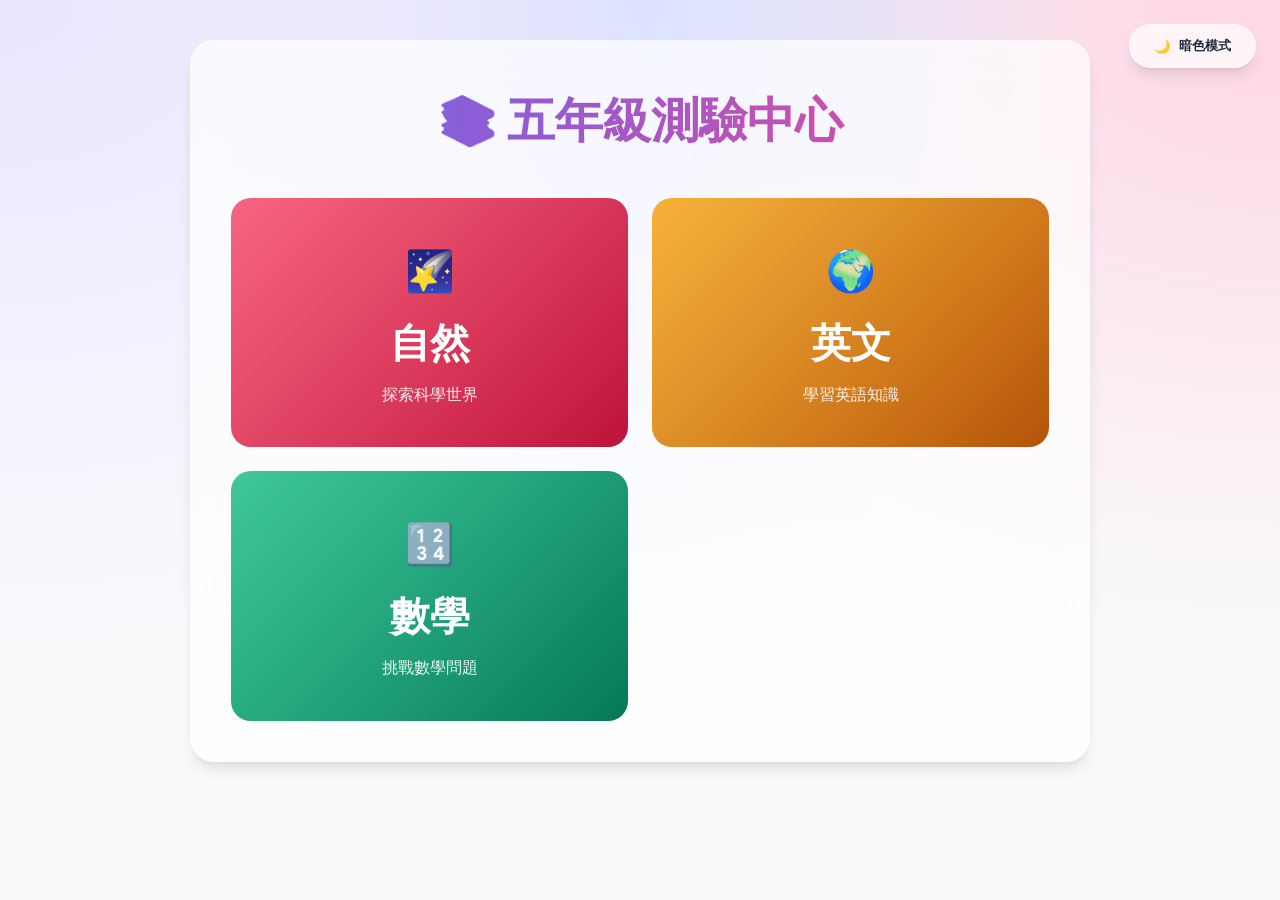
<file: index.html>
<!DOCTYPE html>
<html lang="zh-Hant">
<head>
    <meta charset="UTF-8">
    <meta name="viewport" content="width=device-width, initial-scale=1.0">
    <title>五年級測驗中心</title>
    <link rel="stylesheet" href="style.css">
</head>
<body>

<div class="theme-toggle">
    <button id="themeBtn" onclick="toggleTheme()"><span>🌙</span> 暗色模式</button>
</div>

<div class="container">
    <h1>📚 五年級測驗中心</h1>
    
    <div class="subjects-grid">
        <a href="science.html" class="subject-card science-card">
            <h2>🌠</h2>
            <h2>自然</h2>
            <p>探索科學世界</p>
        </a>
        
        <a href="english.html" class="subject-card english-card">
            <h2>🌍</h2>
            <h2>英文</h2>
            <p>學習英語知識</p>
        </a>
        
        <a href="math.html" class="subject-card math-card">
            <h2>🔢</h2>
            <h2>數學</h2>
            <p>挑戰數學問題</p>
        </a>
    </div>
</div>

<script>
    function toggleTheme() {
        const html = document.documentElement;
        const btn = document.getElementById('themeBtn');
        const currentTheme = html.getAttribute('data-theme');
        const newTheme = currentTheme === 'dark' ? 'light' : 'dark';
        
        html.setAttribute('data-theme', newTheme);
        btn.innerHTML = newTheme === 'dark' ? '<span>☀️</span> 亮色模式' : '<span>🌙</span> 暗色模式';
        localStorage.setItem('theme', newTheme);
    }

    window.addEventListener('DOMContentLoaded', function() {
        const savedTheme = localStorage.getItem('theme') || 'light';
        document.documentElement.setAttribute('data-theme', savedTheme);
        const btn = document.getElementById('themeBtn');
        if (savedTheme === 'dark') btn.innerHTML = '<span>☀️</span> 亮色模式';
    });
</script>

</body>
</html>
</file>
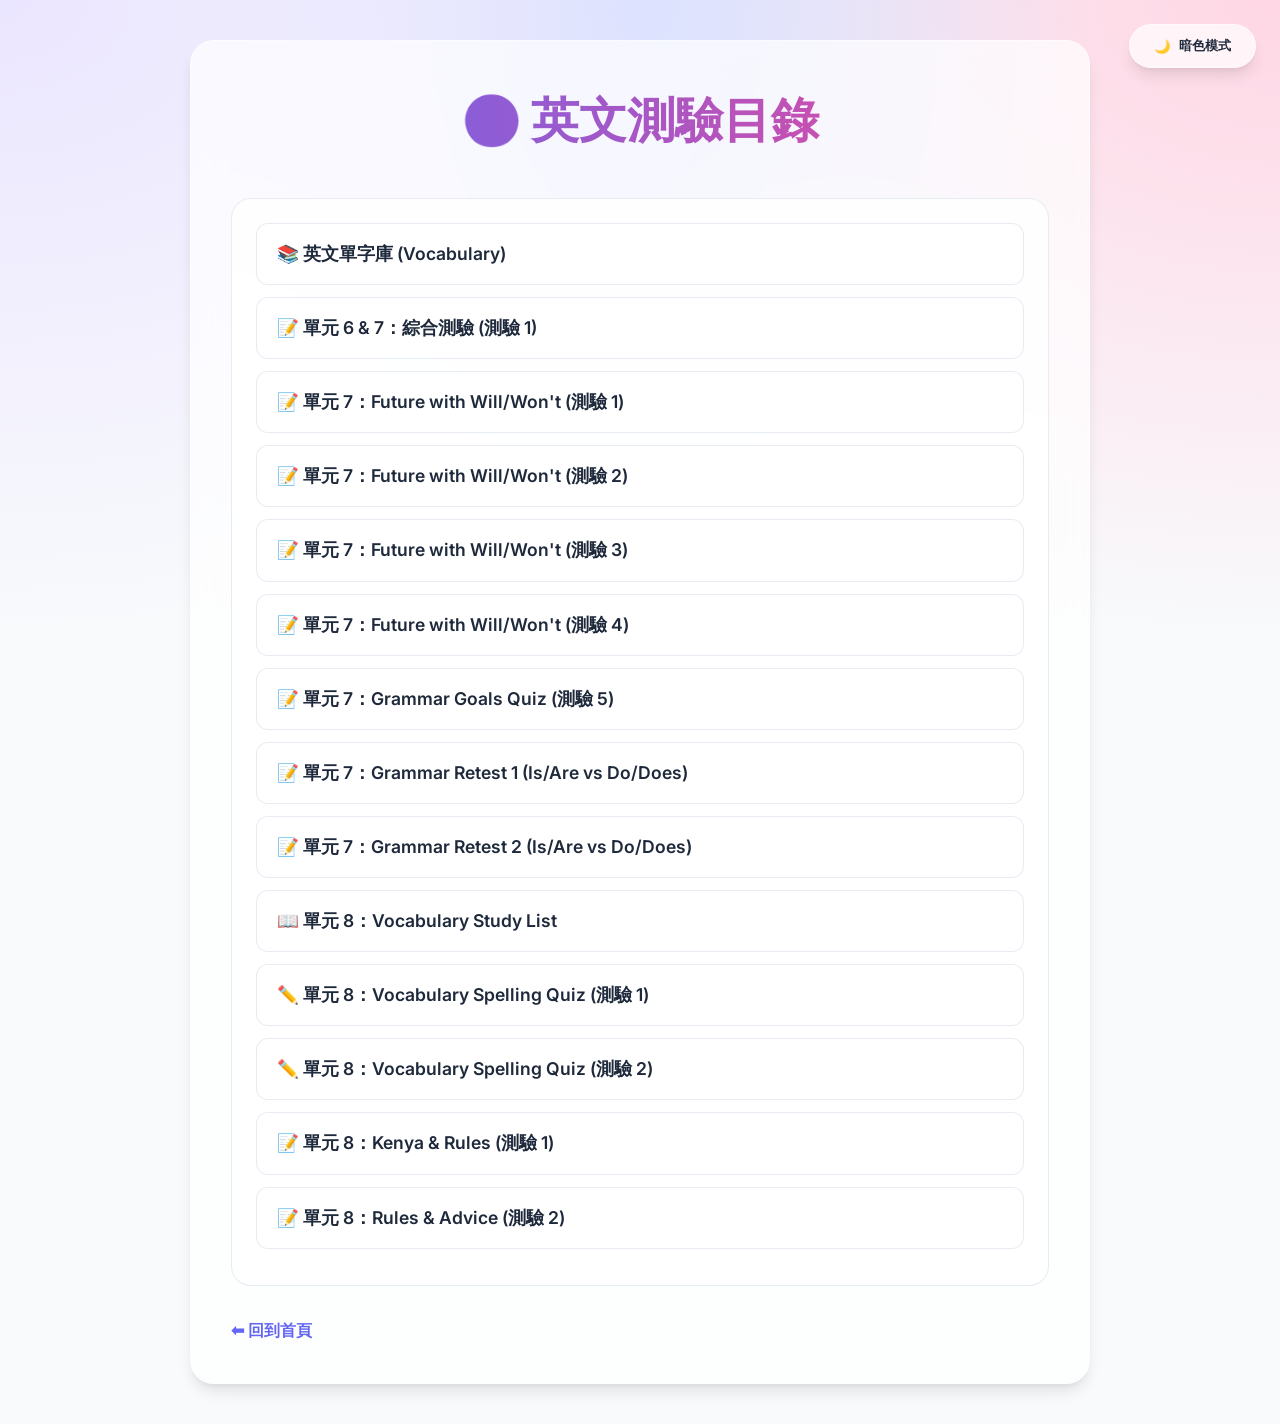
<file: english.html>
<!DOCTYPE html>
<html lang="zh-Hant">
<head>
    <meta charset="UTF-8">
    <meta name="viewport" content="width=device-width, initial-scale=1.0">
    <title>英文測驗索引</title>
    <link rel="stylesheet" href="style.css">
    <script>
        function toggleTheme() {
            const html = document.documentElement;
            const btn = document.getElementById('themeBtn');
            const currentTheme = html.getAttribute('data-theme');
            const newTheme = currentTheme === 'dark' ? 'light' : 'dark';
            html.setAttribute('data-theme', newTheme);
            btn.innerHTML = newTheme === 'dark' ? '<span>☀️</span> 亮色模式' : '<span>🌙</span> 暗色模式';
            localStorage.setItem('theme', newTheme);
        }

        window.addEventListener('DOMContentLoaded', function() {
            const savedTheme = localStorage.getItem('theme') || 'light';
            document.documentElement.setAttribute('data-theme', savedTheme);
            const btn = document.getElementById('themeBtn');
            if (savedTheme === 'dark') btn.innerHTML = '<span>☀️</span> 亮色模式';
        });
    </script>
</head>
<body>

<div class="theme-toggle">
    <button id="themeBtn" onclick="toggleTheme()"><span>🌙</span> 暗色模式</button>
</div>

<div class="container">
    <h1>🌍 英文測驗目錄</h1>
    
    <div class="unit-section">
        <ul>
            <li><a href="english_vocab.html" class="quiz-link">📚 英文單字庫 (Vocabulary)</a></li>
            <li><a href="english_unit6_7_quiz1.html" class="quiz-link">📝 單元 6 & 7：綜合測驗 (測驗 1)</a></li>
            <li><a href="english_unit7.html" class="quiz-link">📝 單元 7：Future with Will/Won't (測驗 1)</a></li>
            <li><a href="english_unit7_quiz2.html" class="quiz-link">📝 單元 7：Future with Will/Won't (測驗 2)</a></li>
            <li><a href="english_unit7_quiz3.html" class="quiz-link">📝 單元 7：Future with Will/Won't (測驗 3)</a></li>
            <li><a href="english_unit7_quiz4.html" class="quiz-link">📝 單元 7：Future with Will/Won't (測驗 4)</a></li>
            <li><a href="english_unit7_quiz5.html" class="quiz-link">📝 單元 7：Grammar Goals Quiz (測驗 5)</a></li>
            <li><a href="english_unit7_grammar_quiz_retest1.html" class="quiz-link">📝 單元 7：Grammar Retest 1 (Is/Are vs Do/Does)</a></li>
            <li><a href="english_unit7_grammar_quiz_retest2.html" class="quiz-link">📝 單元 7：Grammar Retest 2 (Is/Are vs Do/Does)</a></li>
            <li><a href="english_unit8_vocab.html" class="quiz-link">📖 單元 8：Vocabulary Study List</a></li>
            <li><a href="english_unit8_vocab_quiz1.html" class="quiz-link">✏️ 單元 8：Vocabulary Spelling Quiz (測驗 1)</a></li>
            <li><a href="english_unit8_vocab_quiz2.html" class="quiz-link">✏️ 單元 8：Vocabulary Spelling Quiz (測驗 2)</a></li>
            <li><a href="english_unit8_quiz1.html" class="quiz-link">📝 單元 8：Kenya &amp; Rules (測驗 1)</a></li>
            <li><a href="english_unit8_quiz2.html" class="quiz-link">📝 單元 8：Rules &amp; Advice (測驗 2)</a></li>
        </ul>
    </div>

    <p><a href="index.html" style="text-decoration: none; font-weight: bold; color: var(--accent-primary);">⬅ 回到首頁</a></p>
</div>
</body>
</html>
</file>
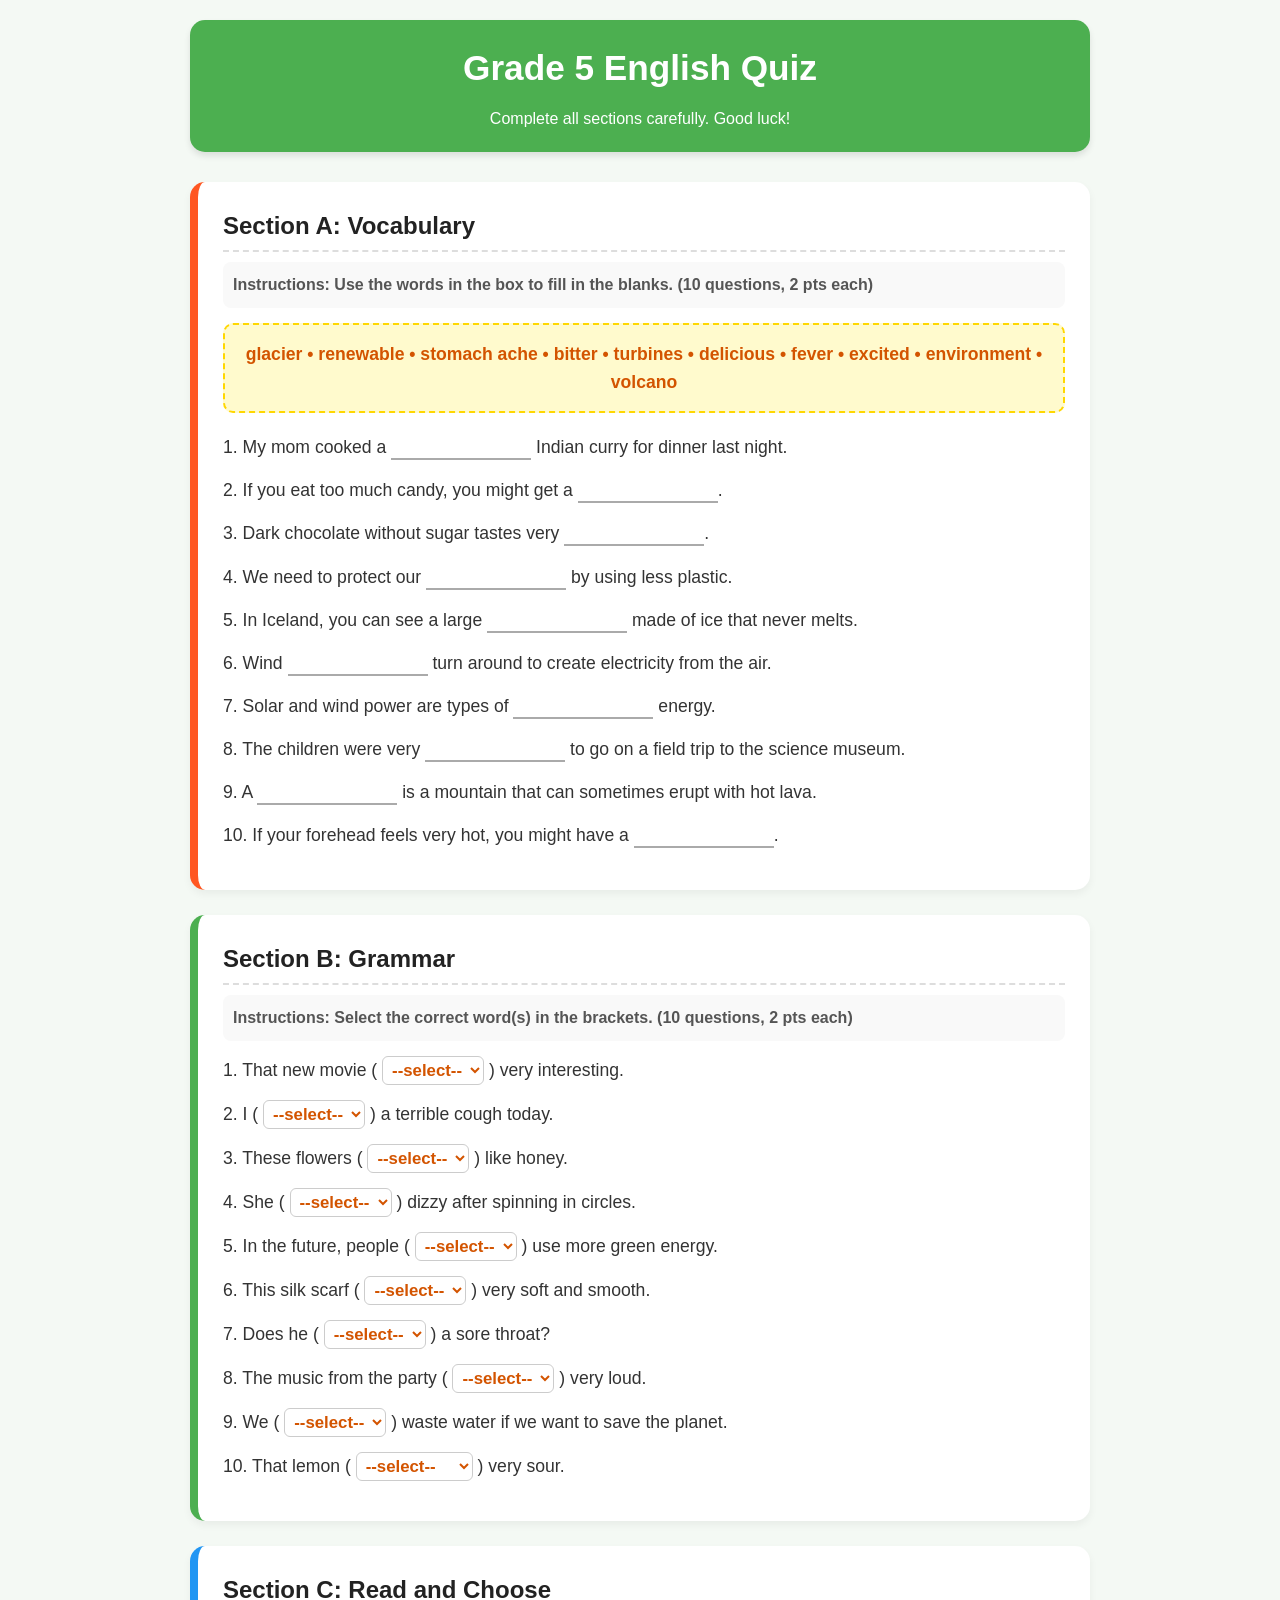
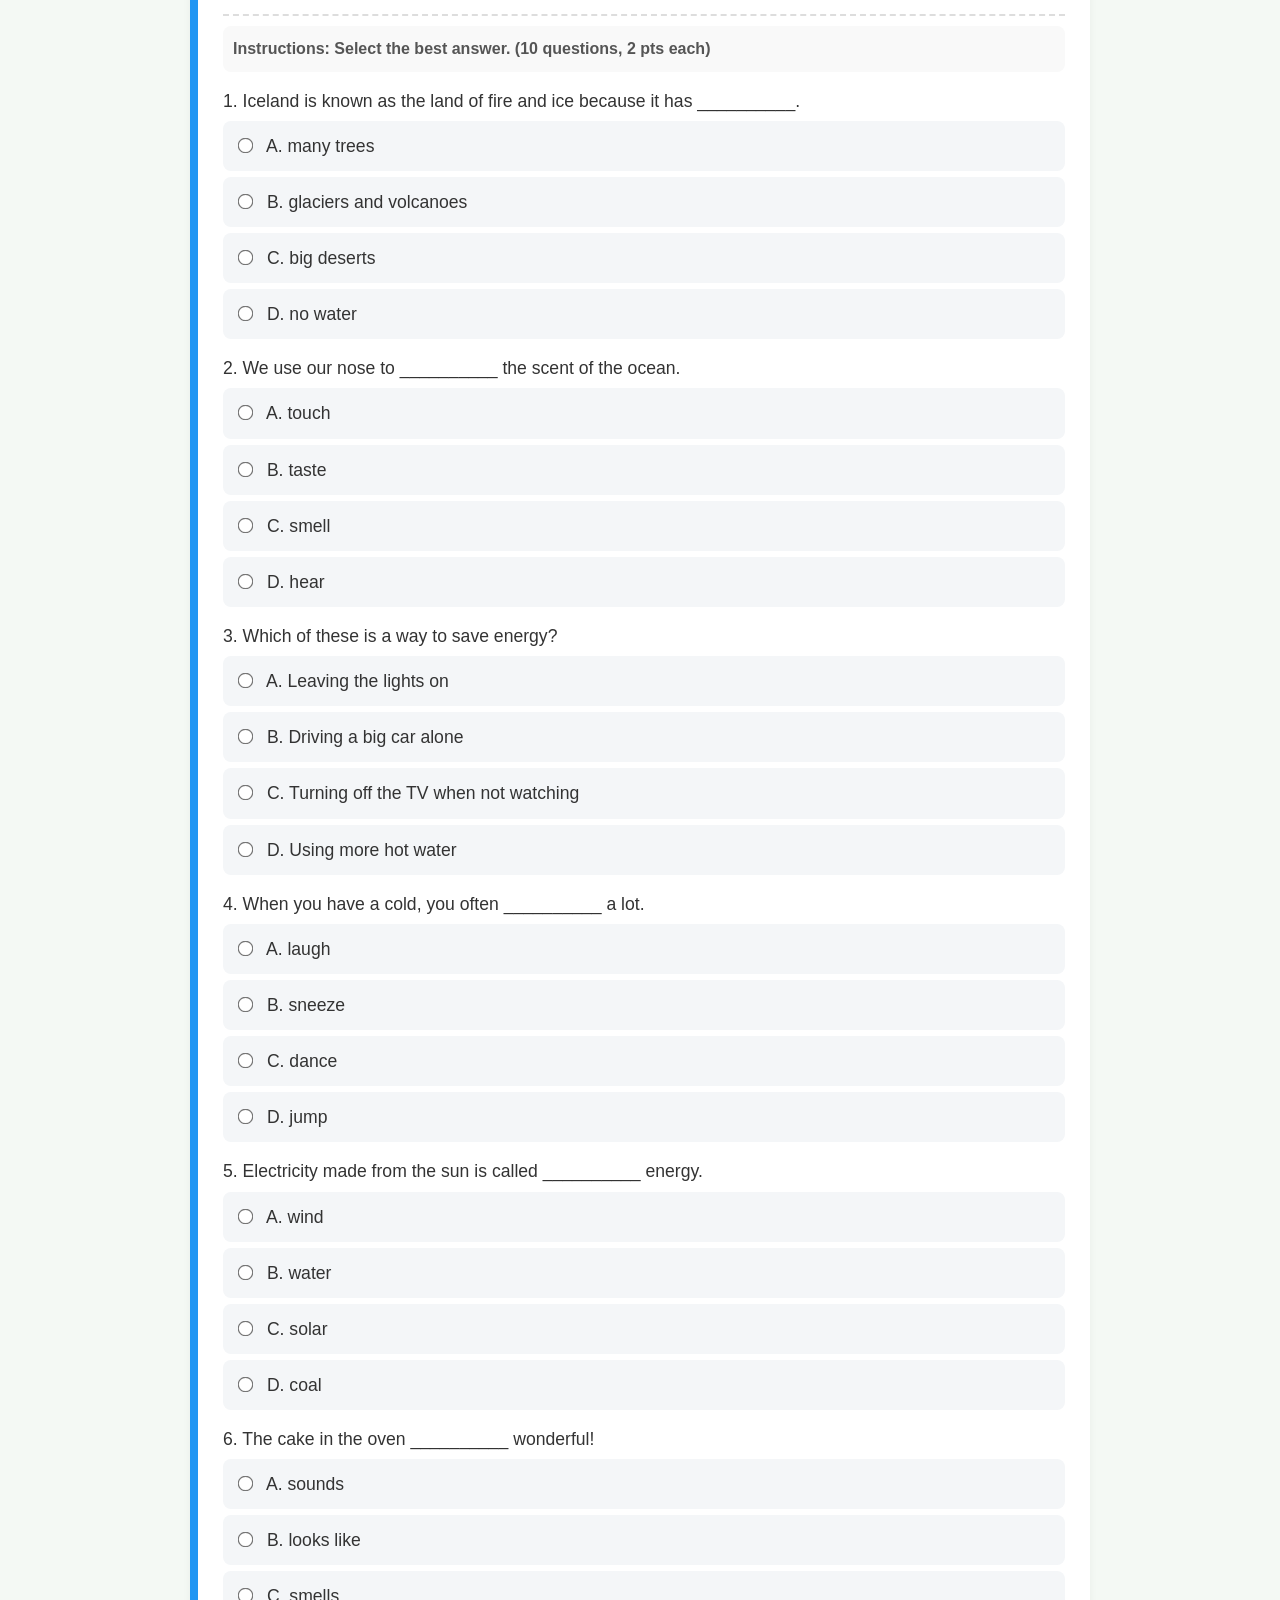
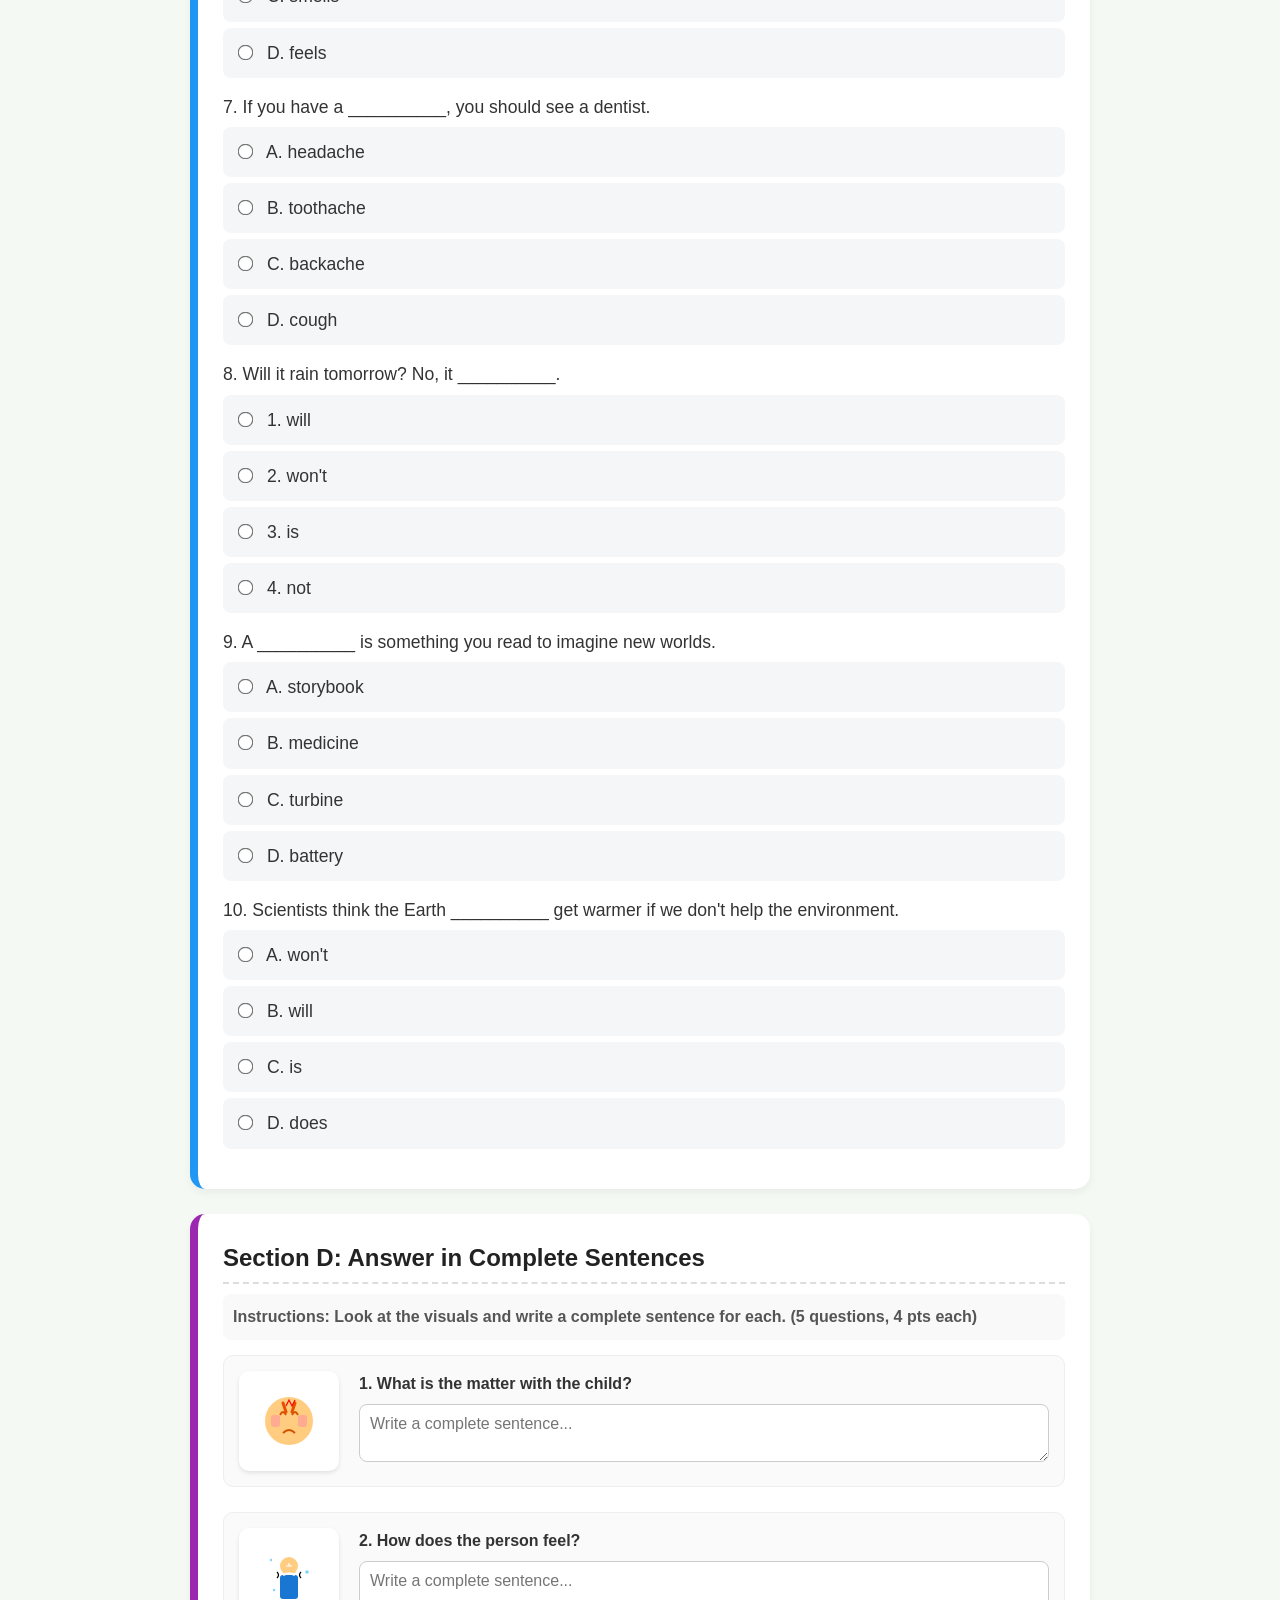
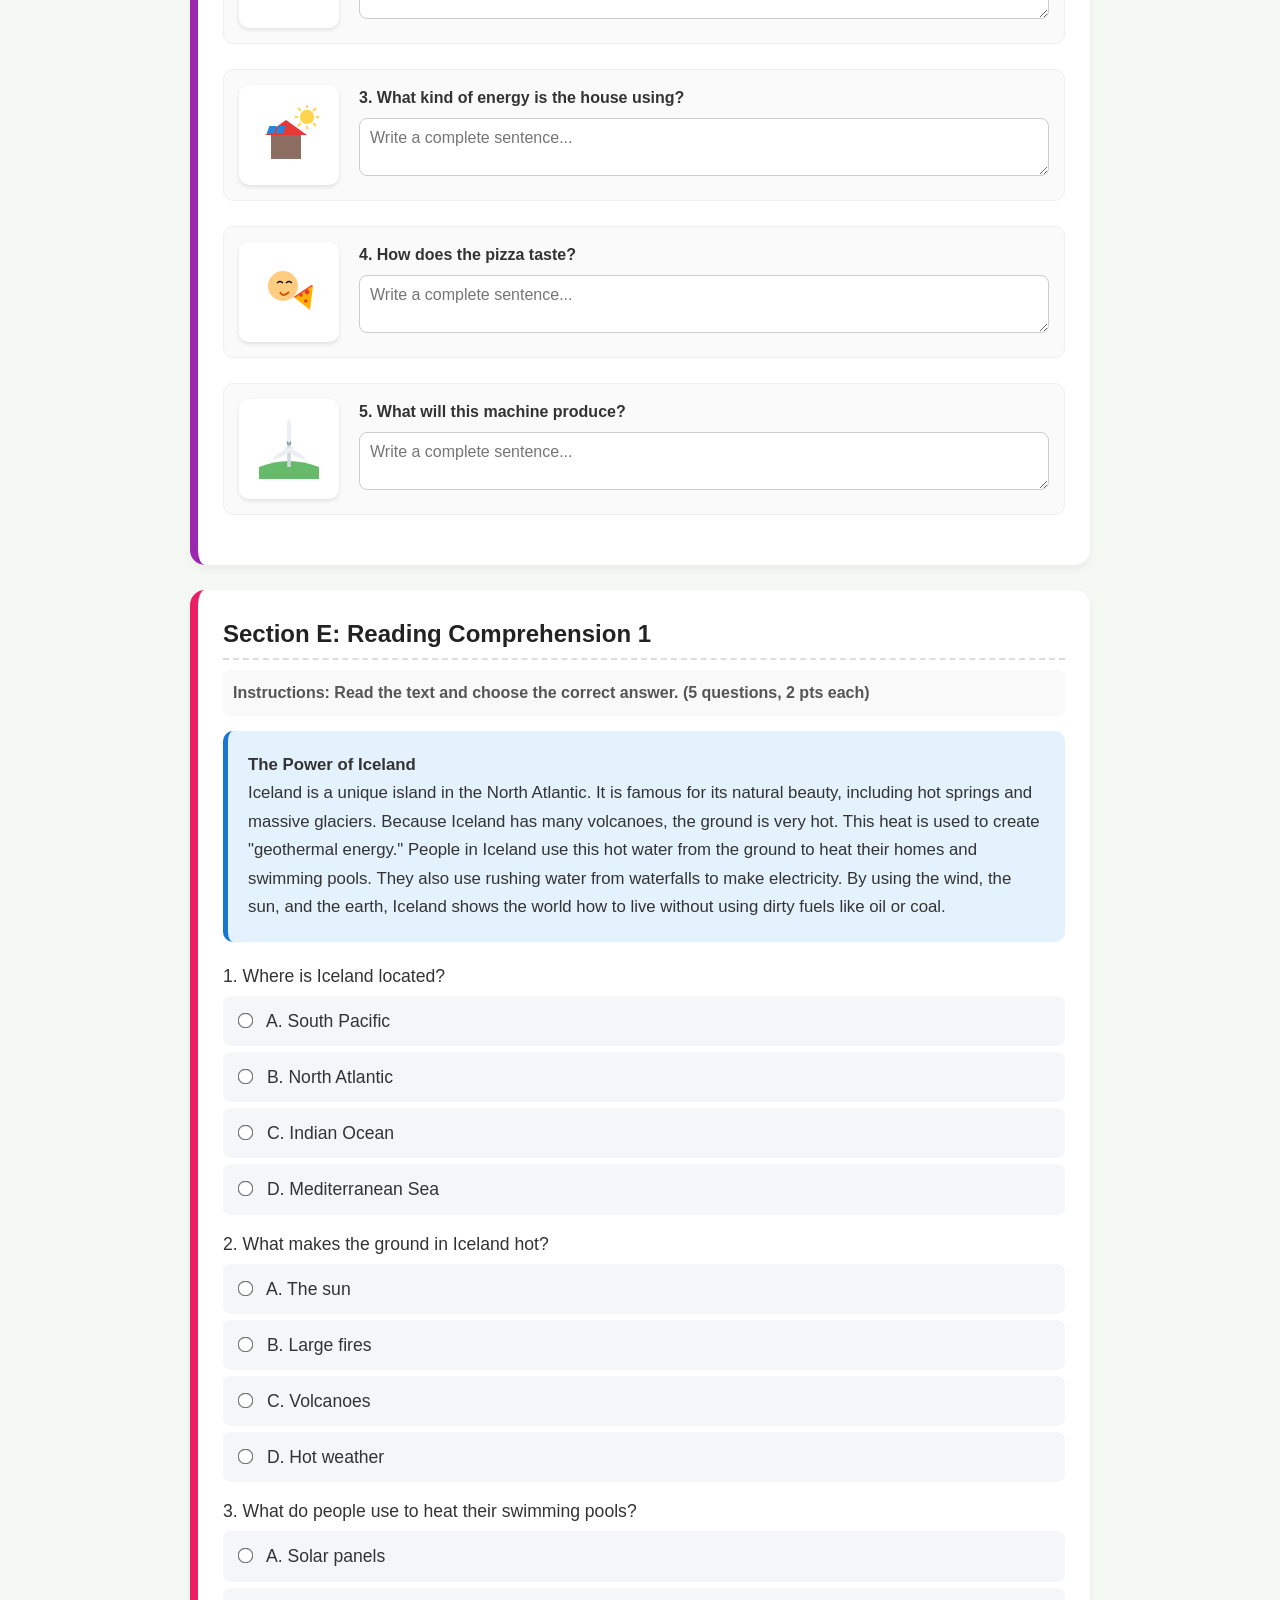
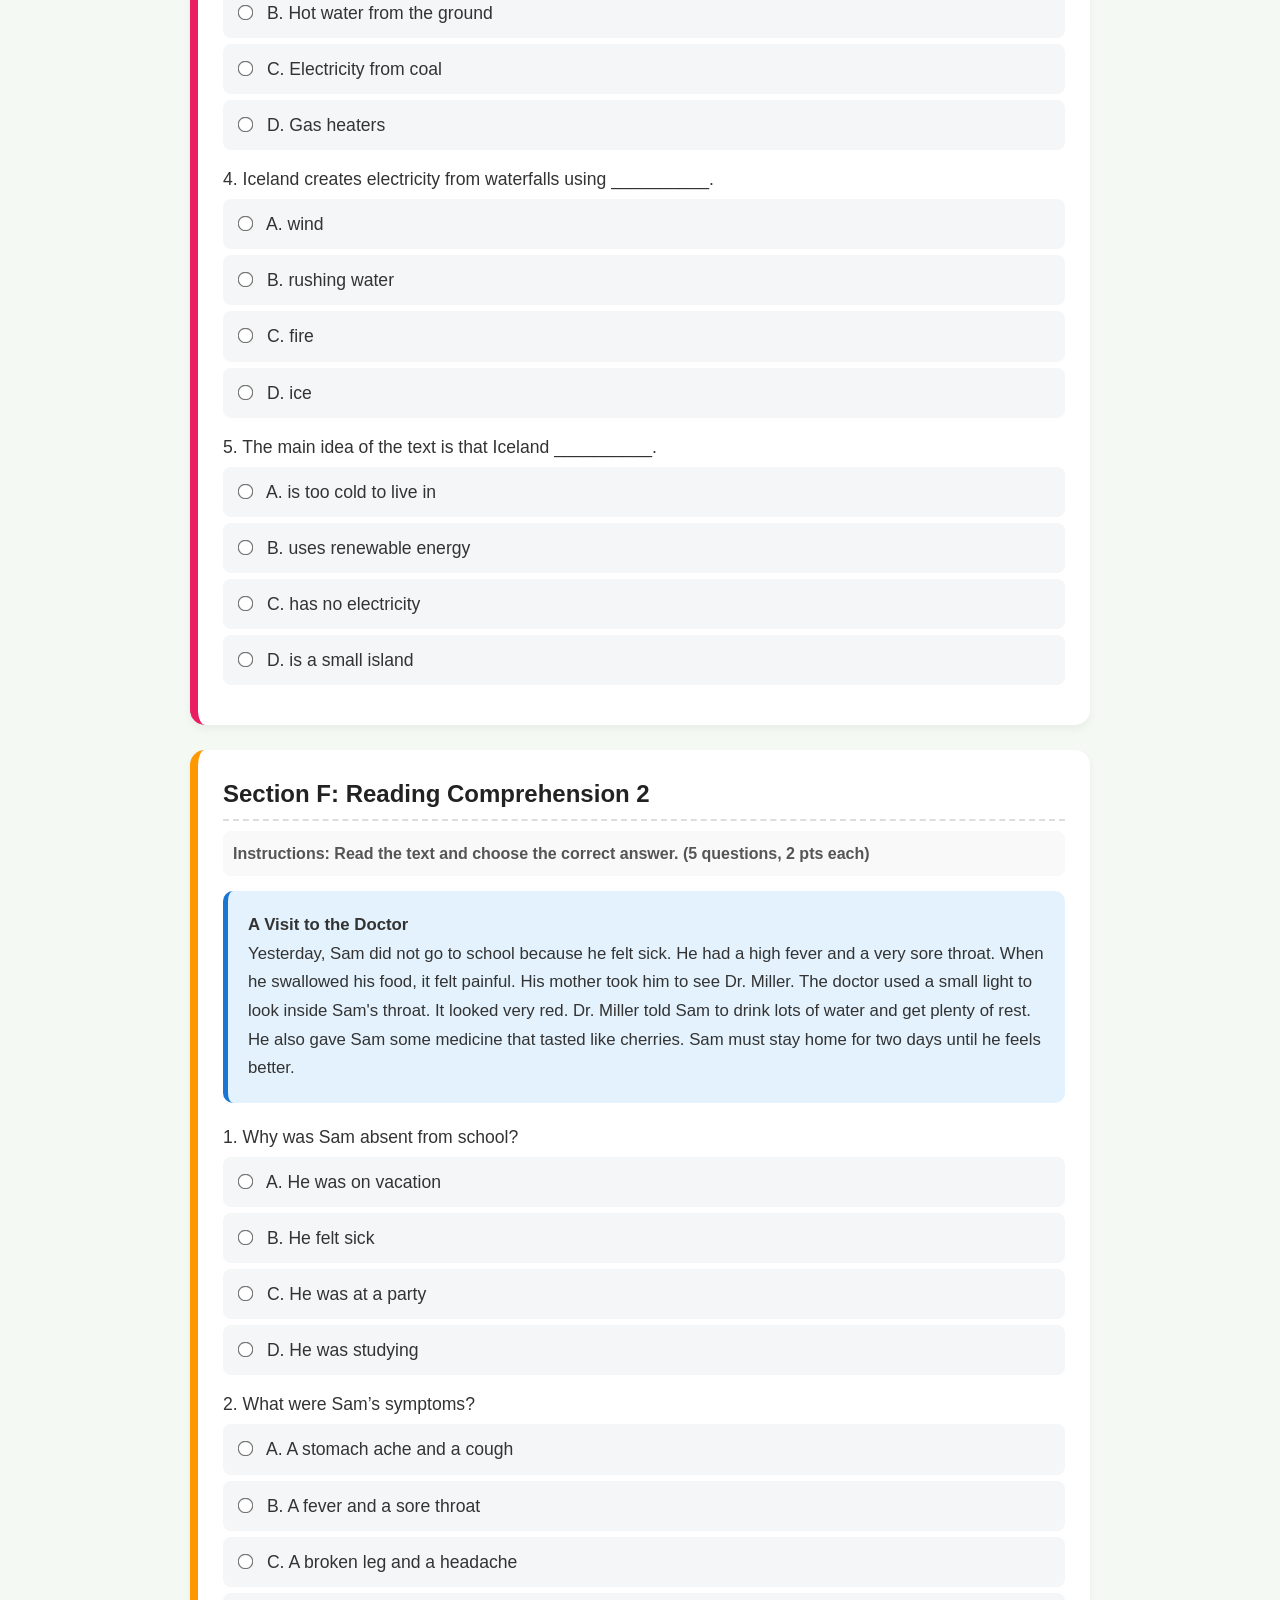
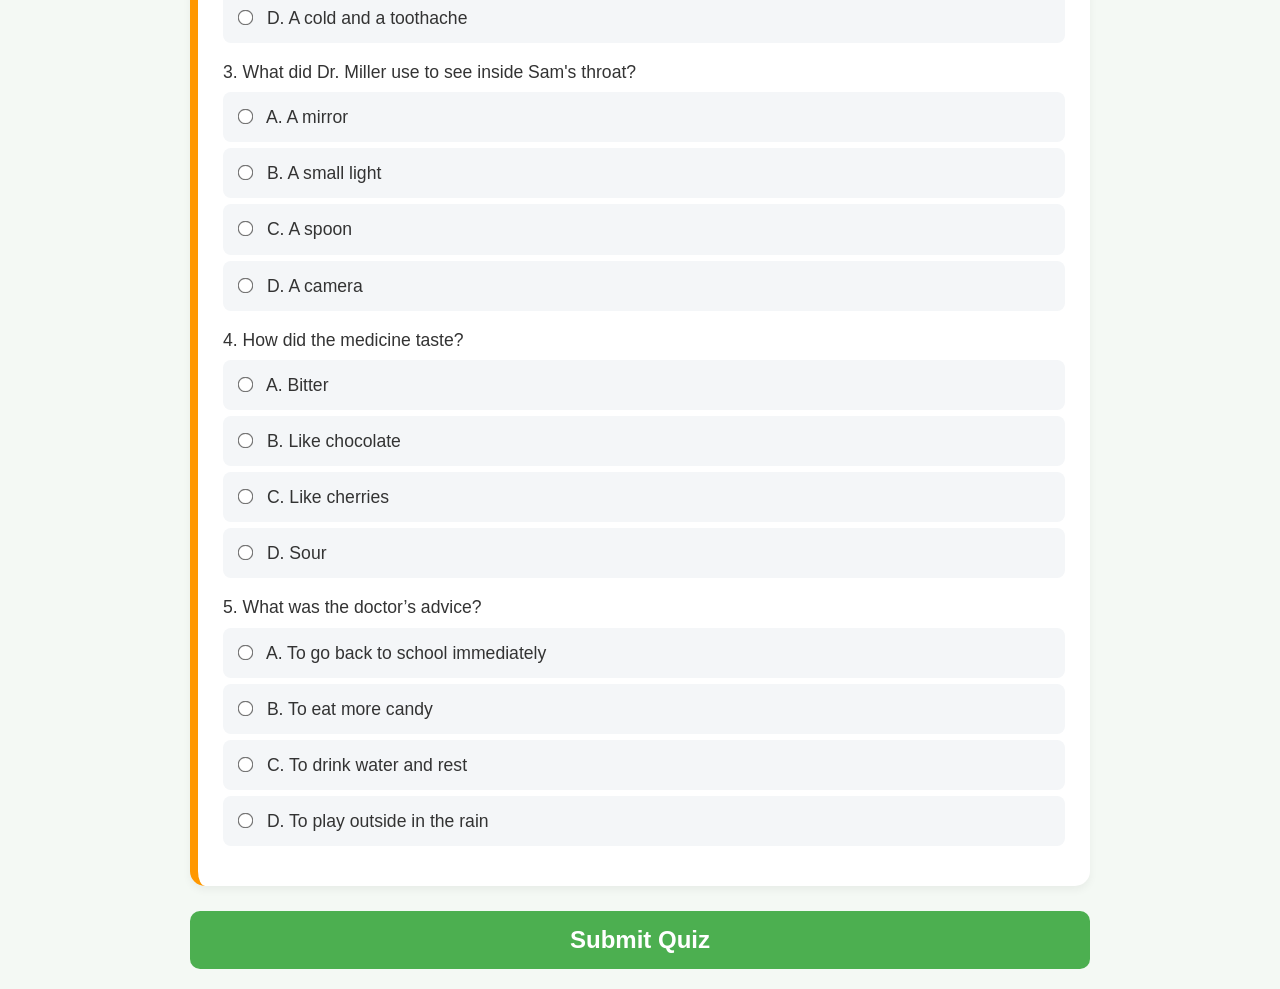
<file: english_unit6_7_quiz1.html>
<!DOCTYPE html>
<html lang="en">
<head>
<meta charset="UTF-8">
<meta name="viewport" content="width=device-width, initial-scale=1.0">
<title>Grade 5 English Quiz</title>
<style>
:root {
--primary: #4CAF50;
--secondary: #FF9800;
--bg-color: #F4F9F4;
--text-color: #333;
--card-bg: #FFFFFF;
--font-main: 'Comic Sans MS', 'Chalkboard SE', 'Arial', sans-serif;
}

* {
box-sizing: border-box;
margin: 0;
padding: 0;
}

body {
font-family: var(--font-main);
background-color: var(--bg-color);
color: var(--text-color);
line-height: 1.6;
padding: 20px;
}

.quiz-container {
max-width: 900px;
margin: 0 auto;
}

header {
text-align: center;
margin-bottom: 30px;
background: var(--primary);
color: white;
padding: 20px;
border-radius: 15px;
box-shadow: 0 4px 6px rgba(0,0,0,0.1);
}

h1 {
font-size: 2.2rem;
margin-bottom: 10px;
}

.section-card {
background: var(--card-bg);
border-radius: 15px;
padding: 25px;
margin-bottom: 25px;
box-shadow: 0 4px 8px rgba(0,0,0,0.05);
border-left: 8px solid var(--primary);
}

.sec-a { border-left-color: #FF5722; }
.sec-b { border-left-color: #4CAF50; }
.sec-c { border-left-color: #2196F3; }
.sec-d { border-left-color: #9C27B0; }
.sec-e { border-left-color: #E91E63; }
.sec-f { border-left-color: #FF9800; }

h2 {
font-size: 1.5rem;
margin-bottom: 10px;
color: #222;
border-bottom: 2px dashed #ddd;
padding-bottom: 5px;
}

.instructions {
font-weight: bold;
color: #555;
margin-bottom: 15px;
background: #f9f9f9;
padding: 10px;
border-radius: 8px;
}

.word-bank {
background: #fffacd;
padding: 15px;
border-radius: 10px;
text-align: center;
font-weight: bold;
margin-bottom: 20px;
border: 2px dashed #ffd700;
font-size: 1.1rem;
color: #d35400;
}

.question {
margin-bottom: 15px;
font-size: 1.1rem;
}

.blank-input {
border: none;
border-bottom: 2px solid #aaa;
background: transparent;
font-family: inherit;
font-size: 1.1rem;
color: #0056b3;
width: 140px;
text-align: center;
outline: none;
transition: border-color 0.3s;
}

.blank-input:focus {
border-bottom: 2px solid var(--primary);
}

.inline-select {
font-family: inherit;
font-size: 1.05rem;
padding: 3px 5px;
border-radius: 6px;
border: 1px solid #ccc;
background: #fff;
color: #d35400;
font-weight: bold;
outline: none;
}

.options label {
display: block;
margin: 6px 0;
cursor: pointer;
padding: 10px 15px;
background: #f4f6f8;
border-radius: 8px;
transition: all 0.2s;
border: 1px solid transparent;
}

.options label:hover {
background: #e9ecef;
border-color: #ccc;
}

.options input[type="radio"] {
margin-right: 10px;
transform: scale(1.2);
}

.reading-text {
background: #e3f2fd;
padding: 20px;
border-radius: 10px;
margin-bottom: 20px;
font-size: 1.05rem;
line-height: 1.7;
border-left: 5px solid #1976d2;
}

.visual-prompt-container {
display: flex;
align-items: flex-start;
gap: 20px;
margin-bottom: 25px;
background: #fafafa;
padding: 15px;
border-radius: 10px;
border: 1px solid #eee;
}

.svg-box {
width: 100px;
height: 100px;
flex-shrink: 0;
background: #fff;
border-radius: 10px;
box-shadow: 0 2px 4px rgba(0,0,0,0.1);
display: flex;
justify-content: center;
align-items: center;
}

.prompt-q-a textarea {
width: 100%;
border-radius: 8px;
border: 1px solid #ccc;
padding: 10px;
font-family: inherit;
font-size: 1rem;
outline: none;
resize: vertical;
margin-top: 8px;
}

.prompt-q-a textarea:focus {
border-color: var(--primary);
box-shadow: 0 0 5px rgba(76, 175, 80, 0.3);
}

.prompt-q-a {
flex-grow: 1;
}

.submit-btn {
display: block;
width: 100%;
background: var(--primary);
color: white;
font-size: 1.5rem;
font-weight: bold;
padding: 15px;
border: none;
border-radius: 10px;
cursor: pointer;
transition: background 0.3s, transform 0.2s;
font-family: inherit;
margin-top: 20px;
}

.submit-btn:hover {
background: #45a049;
transform: translateY(-2px);
}

#result-box {
display: none;
text-align: center;
margin-top: 30px;
padding: 30px;
background: white;
border-radius: 15px;
box-shadow: 0 5px 15px rgba(0,0,0,0.2);
border: 5px solid #FFD700;
}

#result-box h2 {
font-size: 2.5rem;
color: #333;
border: none;
}

#result-box p {
font-size: 1.5rem;
margin-top: 10px;
}

.correct-bg { background-color: #d4edda !important; border-color: #28a745 !important; }
.incorrect-bg { background-color: #f8d7da !important; border-color: #dc3545 !important; }
.correct-text { color: #28a745 !important; font-weight: bold; }
.incorrect-text { color: #dc3545 !important; text-decoration: line-through; }

@media (max-width: 600px) {
.visual-prompt-container {
flex-direction: column;
align-items: center;
text-align: center;
}
.svg-box {
margin-bottom: 10px;
}
}
</style>
</head>
<body>

<div class="quiz-container">
<header>
<h1>Grade 5 English Quiz</h1>
<p>Complete all sections carefully. Good luck!</p>
</header>

<!-- SECTION A -->
<div class="section-card sec-a">
<h2>Section A: Vocabulary</h2>
<p class="instructions">Instructions: Use the words in the box to fill in the blanks. (10 questions, 2 pts each)</p>

<div class="word-bank">
glacier • renewable • stomach ache • bitter • turbines • delicious • fever • excited • environment • volcano
</div>

<div class="question">1. My mom cooked a <input type="text" id="q-a-1" class="blank-input" autocomplete="off"> Indian curry for dinner last night.</div>
<div class="question">2. If you eat too much candy, you might get a <input type="text" id="q-a-2" class="blank-input" autocomplete="off">.</div>
<div class="question">3. Dark chocolate without sugar tastes very <input type="text" id="q-a-3" class="blank-input" autocomplete="off">.</div>
<div class="question">4. We need to protect our <input type="text" id="q-a-4" class="blank-input" autocomplete="off"> by using less plastic.</div>
<div class="question">5. In Iceland, you can see a large <input type="text" id="q-a-5" class="blank-input" autocomplete="off"> made of ice that never melts.</div>
<div class="question">6. Wind <input type="text" id="q-a-6" class="blank-input" autocomplete="off"> turn around to create electricity from the air.</div>
<div class="question">7. Solar and wind power are types of <input type="text" id="q-a-7" class="blank-input" autocomplete="off"> energy.</div>
<div class="question">8. The children were very <input type="text" id="q-a-8" class="blank-input" autocomplete="off"> to go on a field trip to the science museum.</div>
<div class="question">9. A <input type="text" id="q-a-9" class="blank-input" autocomplete="off"> is a mountain that can sometimes erupt with hot lava.</div>
<div class="question">10. If your forehead feels very hot, you might have a <input type="text" id="q-a-10" class="blank-input" autocomplete="off">.</div>
</div>

<!-- SECTION B -->
<div class="section-card sec-b">
<h2>Section B: Grammar</h2>
<p class="instructions">Instructions: Select the correct word(s) in the brackets. (10 questions, 2 pts each)</p>

<div class="question">1. That new movie (
<select id="q-b-1" class="inline-select">
<option value="">--select--</option>
<option value="looks">looks</option>
<option value="look like">look like</option>
</select>
) very interesting.</div>

<div class="question">2. I (
<select id="q-b-2" class="inline-select">
<option value="">--select--</option>
<option value="have">have</option>
<option value="feel">feel</option>
</select>
) a terrible cough today.</div>

<div class="question">3. These flowers (
<select id="q-b-3" class="inline-select">
<option value="">--select--</option>
<option value="smells">smells</option>
<option value="smell">smell</option>
</select>
) like honey.</div>

<div class="question">4. She (
<select id="q-b-4" class="inline-select">
<option value="">--select--</option>
<option value="feels">feels</option>
<option value="has">has</option>
</select>
) dizzy after spinning in circles.</div>

<div class="question">5. In the future, people (
<select id="q-b-5" class="inline-select">
<option value="">--select--</option>
<option value="will">will</option>
<option value="won't">won't</option>
</select>
) use more green energy.</div>

<div class="question">6. This silk scarf (
<select id="q-b-6" class="inline-select">
<option value="">--select--</option>
<option value="feels">feels</option>
<option value="tastes">tastes</option>
</select>
) very soft and smooth.</div>

<div class="question">7. Does he (
<select id="q-b-7" class="inline-select">
<option value="">--select--</option>
<option value="has">has</option>
<option value="have">have</option>
</select>
) a sore throat?</div>

<div class="question">8. The music from the party (
<select id="q-b-8" class="inline-select">
<option value="">--select--</option>
<option value="sounds">sounds</option>
<option value="looks">looks</option>
</select>
) very loud.</div>

<div class="question">9. We (
<select id="q-b-9" class="inline-select">
<option value="">--select--</option>
<option value="will">will</option>
<option value="won't">won't</option>
</select>
) waste water if we want to save the planet.</div>

<div class="question">10. That lemon (
<select id="q-b-10" class="inline-select">
<option value="">--select--</option>
<option value="tastes">tastes</option>
<option value="smells like">smells like</option>
</select>
) very sour.</div>
</div>

<!-- SECTION C -->
<div class="section-card sec-c">
<h2>Section C: Read and Choose</h2>
<p class="instructions">Instructions: Select the best answer. (10 questions, 2 pts each)</p>

<div class="question">
1. Iceland is known as the land of fire and ice because it has __________.
<div class="options">
<label><input type="radio" name="q-c-1" value="A"> A. many trees</label>
<label><input type="radio" name="q-c-1" value="B"> B. glaciers and volcanoes</label>
<label><input type="radio" name="q-c-1" value="C"> C. big deserts</label>
<label><input type="radio" name="q-c-1" value="D"> D. no water</label>
</div>
</div>

<div class="question">
2. We use our nose to __________ the scent of the ocean.
<div class="options">
<label><input type="radio" name="q-c-2" value="A"> A. touch</label>
<label><input type="radio" name="q-c-2" value="B"> B. taste</label>
<label><input type="radio" name="q-c-2" value="C"> C. smell</label>
<label><input type="radio" name="q-c-2" value="D"> D. hear</label>
</div>
</div>

<div class="question">
3. Which of these is a way to save energy?
<div class="options">
<label><input type="radio" name="q-c-3" value="A"> A. Leaving the lights on</label>
<label><input type="radio" name="q-c-3" value="B"> B. Driving a big car alone</label>
<label><input type="radio" name="q-c-3" value="C"> C. Turning off the TV when not watching</label>
<label><input type="radio" name="q-c-3" value="D"> D. Using more hot water</label>
</div>
</div>

<div class="question">
4. When you have a cold, you often __________ a lot.
<div class="options">
<label><input type="radio" name="q-c-4" value="A"> A. laugh</label>
<label><input type="radio" name="q-c-4" value="B"> B. sneeze</label>
<label><input type="radio" name="q-c-4" value="C"> C. dance</label>
<label><input type="radio" name="q-c-4" value="D"> D. jump</label>
</div>
</div>

<div class="question">
5. Electricity made from the sun is called __________ energy.
<div class="options">
<label><input type="radio" name="q-c-5" value="A"> A. wind</label>
<label><input type="radio" name="q-c-5" value="B"> B. water</label>
<label><input type="radio" name="q-c-5" value="C"> C. solar</label>
<label><input type="radio" name="q-c-5" value="D"> D. coal</label>
</div>
</div>

<div class="question">
6. The cake in the oven __________ wonderful!
<div class="options">
<label><input type="radio" name="q-c-6" value="A"> A. sounds</label>
<label><input type="radio" name="q-c-6" value="B"> B. looks like</label>
<label><input type="radio" name="q-c-6" value="C"> C. smells</label>
<label><input type="radio" name="q-c-6" value="D"> D. feels</label>
</div>
</div>

<div class="question">
7. If you have a __________, you should see a dentist.
<div class="options">
<label><input type="radio" name="q-c-7" value="A"> A. headache</label>
<label><input type="radio" name="q-c-7" value="B"> B. toothache</label>
<label><input type="radio" name="q-c-7" value="C"> C. backache</label>
<label><input type="radio" name="q-c-7" value="D"> D. cough</label>
</div>
</div>

<div class="question">
8. Will it rain tomorrow? No, it __________.
<div class="options">
<label><input type="radio" name="q-c-8" value="1"> 1. will</label>
<label><input type="radio" name="q-c-8" value="2"> 2. won't</label>
<label><input type="radio" name="q-c-8" value="3"> 3. is</label>
<label><input type="radio" name="q-c-8" value="4"> 4. not</label>
</div>
</div>

<div class="question">
9. A __________ is something you read to imagine new worlds.
<div class="options">
<label><input type="radio" name="q-c-9" value="A"> A. storybook</label>
<label><input type="radio" name="q-c-9" value="B"> B. medicine</label>
<label><input type="radio" name="q-c-9" value="C"> C. turbine</label>
<label><input type="radio" name="q-c-9" value="D"> D. battery</label>
</div>
</div>

<div class="question">
10. Scientists think the Earth __________ get warmer if we don't help the environment.
<div class="options">
<label><input type="radio" name="q-c-10" value="A"> A. won't</label>
<label><input type="radio" name="q-c-10" value="B"> B. will</label>
<label><input type="radio" name="q-c-10" value="C"> C. is</label>
<label><input type="radio" name="q-c-10" value="D"> D. does</label>
</div>
</div>
</div>

<!-- SECTION D -->
<div class="section-card sec-d">
<h2>Section D: Answer in Complete Sentences</h2>
<p class="instructions">Instructions: Look at the visuals and write a complete sentence for each. (5 questions, 4 pts each)</p>

<!-- Q1 -->
<div class="visual-prompt-container">
<div class="svg-box">
<svg width="60" height="60" viewBox="0 0 100 100">
<circle cx="50" cy="50" r="40" fill="#FFCC80" />
<path d="M35 40 Q40 30 45 40" stroke="#d35400" stroke-width="3" fill="none"/>
<path d="M55 40 Q60 30 65 40" stroke="#d35400" stroke-width="3" fill="none"/>
<path d="M40 70 Q50 60 60 70" stroke="#d35400" stroke-width="3" fill="none"/>
<path d="M40 20 L45 35 M60 20 L55 35" stroke="#E65100" stroke-width="5" stroke-linecap="round"/>
<rect x="20" y="40" width="15" height="20" rx="5" fill="#FFAB91"/>
<rect x="65" y="40" width="15" height="20" rx="5" fill="#FFAB91"/>
<path d="M45 25 L50 15 L55 25 L60 15" stroke="red" stroke-width="2" fill="none"/>
</svg>
</div>
<div class="prompt-q-a">
<strong>1. What is the matter with the child?</strong>
<textarea id="q-d-1" rows="2" placeholder="Write a complete sentence..."></textarea>
</div>
</div>

<!-- Q2 -->
<div class="visual-prompt-container">
<div class="svg-box">
<svg width="60" height="60" viewBox="0 0 100 100">
<circle cx="50" cy="30" r="15" fill="#FFCC80" />
<rect x="35" y="45" width="30" height="40" rx="5" fill="#1976D2" />
<path d="M45 30 L55 30 M50 30 V25" stroke="#fff" stroke-width="2"/>
<circle cx="20" cy="20" r="2" fill="#81D4FA"/>
<circle cx="80" cy="40" r="3" fill="#81D4FA"/>
<circle cx="25" cy="70" r="2" fill="#81D4FA"/>
<path d="M40 45 Q50 40 60 45" stroke="#fff" stroke-width="4" fill="none"/>
<path d="M30 40 Q35 45 30 50 M70 40 Q65 45 70 50" stroke="#000" stroke-width="2" fill="none"/>
</svg>
</div>
<div class="prompt-q-a">
<strong>2. How does the person feel?</strong>
<textarea id="q-d-2" rows="2" placeholder="Write a complete sentence..."></textarea>
</div>
</div>

<!-- Q3 -->
<div class="visual-prompt-container">
<div class="svg-box">
<svg width="60" height="60" viewBox="0 0 100 100">
<circle cx="80" cy="20" r="12" fill="#FFD54F" />
<path d="M80 5 L80 0 M80 35 L80 40 M65 20 L60 20 M100 20 L95 20 M70 10 L65 5 M90 30 L95 35 M70 30 L65 35 M90 10 L95 5" stroke="#FFD54F" stroke-width="3"/>
<rect x="20" y="50" width="50" height="40" fill="#8D6E63"/>
<polygon points="10,50 45,25 80,50" fill="#E53935"/>
<rect x="30" y="35" width="12" height="12" fill="#1E88E5" transform="skewX(-20)"/>
<rect x="45" y="35" width="12" height="12" fill="#1E88E5" transform="skewX(-20)"/>
</svg>
</div>
<div class="prompt-q-a">
<strong>3. What kind of energy is the house using?</strong>
<textarea id="q-d-3" rows="2" placeholder="Write a complete sentence..."></textarea>
</div>
</div>

<!-- Q4 -->
<div class="visual-prompt-container">
<div class="svg-box">
<svg width="60" height="60" viewBox="0 0 100 100">
<circle cx="40" cy="40" r="25" fill="#FFCC80" />
<path d="M30 35 Q35 30 40 35 M45 35 Q50 30 55 35" stroke="#000" stroke-width="2" fill="none"/>
<path d="M35 50 Q40 60 50 50" stroke="#d35400" stroke-width="3" fill="none"/>
<polygon points="60,60 90,40 85,80" fill="#FFB300"/>
<polygon points="60,60 90,40 88,38 58,58" fill="#F4511E"/>
<circle cx="70" cy="55" r="3" fill="#E53935"/>
<circle cx="80" cy="50" r="4" fill="#E53935"/>
<circle cx="78" cy="65" r="3" fill="#E53935"/>
</svg>
</div>
<div class="prompt-q-a">
<strong>4. How does the pizza taste?</strong>
<textarea id="q-d-4" rows="2" placeholder="Write a complete sentence..."></textarea>
</div>
</div>

<!-- Q5 -->
<div class="visual-prompt-container">
<div class="svg-box">
<svg width="60" height="60" viewBox="0 0 100 100">
<path d="M0 80 Q50 60 100 80 V100 H0 Z" fill="#66BB6A"/>
<rect x="47" y="40" width="6" height="40" fill="#CFD8DC"/>
<circle cx="50" cy="40" r="4" fill="#90A4AE"/>
<ellipse cx="50" cy="20" rx="4" ry="20" fill="#ECEFF1"/>
<ellipse cx="67" cy="50" rx="20" ry="4" fill="#ECEFF1" transform="rotate(30 50 40)"/>
<ellipse cx="33" cy="50" rx="20" ry="4" fill="#ECEFF1" transform="rotate(-30 50 40)"/>
</svg>
</div>
<div class="prompt-q-a">
<strong>5. What will this machine produce?</strong>
<textarea id="q-d-5" rows="2" placeholder="Write a complete sentence..."></textarea>
</div>
</div>
</div>

<!-- SECTION E -->
<div class="section-card sec-e">
<h2>Section E: Reading Comprehension 1</h2>
<p class="instructions">Instructions: Read the text and choose the correct answer. (5 questions, 2 pts each)</p>

<div class="reading-text">
<strong>The Power of Iceland</strong><br>
Iceland is a unique island in the North Atlantic. It is famous for its natural beauty, including hot springs and massive glaciers. Because Iceland has many volcanoes, the ground is very hot. This heat is used to create "geothermal energy." People in Iceland use this hot water from the ground to heat their homes and swimming pools. They also use rushing water from waterfalls to make electricity. By using the wind, the sun, and the earth, Iceland shows the world how to live without using dirty fuels like oil or coal.
</div>

<div class="question">
1. Where is Iceland located?
<div class="options">
<label><input type="radio" name="q-e-1" value="A"> A. South Pacific</label>
<label><input type="radio" name="q-e-1" value="B"> B. North Atlantic</label>
<label><input type="radio" name="q-e-1" value="C"> C. Indian Ocean</label>
<label><input type="radio" name="q-e-1" value="D"> D. Mediterranean Sea</label>
</div>
</div>

<div class="question">
2. What makes the ground in Iceland hot?
<div class="options">
<label><input type="radio" name="q-e-2" value="A"> A. The sun</label>
<label><input type="radio" name="q-e-2" value="B"> B. Large fires</label>
<label><input type="radio" name="q-e-2" value="C"> C. Volcanoes</label>
<label><input type="radio" name="q-e-2" value="D"> D. Hot weather</label>
</div>
</div>

<div class="question">
3. What do people use to heat their swimming pools?
<div class="options">
<label><input type="radio" name="q-e-3" value="A"> A. Solar panels</label>
<label><input type="radio" name="q-e-3" value="B"> B. Hot water from the ground</label>
<label><input type="radio" name="q-e-3" value="C"> C. Electricity from coal</label>
<label><input type="radio" name="q-e-3" value="D"> D. Gas heaters</label>
</div>
</div>

<div class="question">
4. Iceland creates electricity from waterfalls using __________.
<div class="options">
<label><input type="radio" name="q-e-4" value="A"> A. wind</label>
<label><input type="radio" name="q-e-4" value="B"> B. rushing water</label>
<label><input type="radio" name="q-e-4" value="C"> C. fire</label>
<label><input type="radio" name="q-e-4" value="D"> D. ice</label>
</div>
</div>

<div class="question">
5. The main idea of the text is that Iceland __________.
<div class="options">
<label><input type="radio" name="q-e-5" value="A"> A. is too cold to live in</label>
<label><input type="radio" name="q-e-5" value="B"> B. uses renewable energy</label>
<label><input type="radio" name="q-e-5" value="C"> C. has no electricity</label>
<label><input type="radio" name="q-e-5" value="D"> D. is a small island</label>
</div>
</div>
</div>

<!-- SECTION F -->
<div class="section-card sec-f">
<h2>Section F: Reading Comprehension 2</h2>
<p class="instructions">Instructions: Read the text and choose the correct answer. (5 questions, 2 pts each)</p>

<div class="reading-text">
<strong>A Visit to the Doctor</strong><br>
Yesterday, Sam did not go to school because he felt sick. He had a high fever and a very sore throat. When he swallowed his food, it felt painful. His mother took him to see Dr. Miller. The doctor used a small light to look inside Sam's throat. It looked very red. Dr. Miller told Sam to drink lots of water and get plenty of rest. He also gave Sam some medicine that tasted like cherries. Sam must stay home for two days until he feels better.
</div>

<div class="question">
1. Why was Sam absent from school?
<div class="options">
<label><input type="radio" name="q-f-1" value="A"> A. He was on vacation</label>
<label><input type="radio" name="q-f-1" value="B"> B. He felt sick</label>
<label><input type="radio" name="q-f-1" value="C"> C. He was at a party</label>
<label><input type="radio" name="q-f-1" value="D"> D. He was studying</label>
</div>
</div>

<div class="question">
2. What were Sam’s symptoms?
<div class="options">
<label><input type="radio" name="q-f-2" value="A"> A. A stomach ache and a cough</label>
<label><input type="radio" name="q-f-2" value="B"> B. A fever and a sore throat</label>
<label><input type="radio" name="q-f-2" value="C"> C. A broken leg and a headache</label>
<label><input type="radio" name="q-f-2" value="D"> D. A cold and a toothache</label>
</div>
</div>

<div class="question">
3. What did Dr. Miller use to see inside Sam's throat?
<div class="options">
<label><input type="radio" name="q-f-3" value="A"> A. A mirror</label>
<label><input type="radio" name="q-f-3" value="B"> B. A small light</label>
<label><input type="radio" name="q-f-3" value="C"> C. A spoon</label>
<label><input type="radio" name="q-f-3" value="D"> D. A camera</label>
</div>
</div>

<div class="question">
4. How did the medicine taste?
<div class="options">
<label><input type="radio" name="q-f-4" value="A"> A. Bitter</label>
<label><input type="radio" name="q-f-4" value="B"> B. Like chocolate</label>
<label><input type="radio" name="q-f-4" value="C"> C. Like cherries</label>
<label><input type="radio" name="q-f-4" value="D"> D. Sour</label>
</div>
</div>

<div class="question">
5. What was the doctor’s advice?
<div class="options">
<label><input type="radio" name="q-f-5" value="A"> A. To go back to school immediately</label>
<label><input type="radio" name="q-f-5" value="B"> B. To eat more candy</label>
<label><input type="radio" name="q-f-5" value="C"> C. To drink water and rest</label>
<label><input type="radio" name="q-f-5" value="D"> D. To play outside in the rain</label>
</div>
</div>
</div>

<button class="submit-btn" onclick="calculateScore()">Submit Quiz</button>

<div id="result-box">
<h2>Your Score</h2>
<h1 id="score-text" style="font-size: 3.5rem; color: #4CAF50; margin: 10px 0;">0 / 100</h1>
<p id="feedback-text"></p>
</div>
</div>

<script>
function calculateScore() {
let totalScore = 0;

// Helper to evaluate Text Inputs (Section A)
function checkText(id, answerList) {
const el = document.getElementById(id);
if (!el) return;
const val = el.value.trim().toLowerCase();
if (answerList.includes(val)) {
el.classList.add('correct-bg');
el.classList.remove('incorrect-bg');
totalScore += 2;
} else {
el.classList.add('incorrect-bg');
el.classList.remove('correct-bg');
}
}

// Section A Keys (Allowing slight variations)
checkText('q-a-1', ['delicious']);
checkText('q-a-2', ['stomach ache', 'stomachache']);
checkText('q-a-3', ['bitter']);
checkText('q-a-4', ['environment']);
checkText('q-a-5', ['glacier']);
checkText('q-a-6', ['turbines']);
checkText('q-a-7', ['renewable']);
checkText('q-a-8', ['excited']);
checkText('q-a-9', ['volcano']);
checkText('q-a-10', ['fever']);

// Helper to evaluate Select Inputs (Section B)
function checkSelect(id, correctVal) {
const el = document.getElementById(id);
if (!el) return;
if (el.value === correctVal) {
el.classList.add('correct-bg');
el.classList.remove('incorrect-bg');
totalScore += 2;
} else {
el.classList.add('incorrect-bg');
el.classList.remove('correct-bg');
}
}

// Section B Keys
checkSelect('q-b-1', 'looks');
checkSelect('q-b-2', 'have');
checkSelect('q-b-3', 'smell');
checkSelect('q-b-4', 'feels');
checkSelect('q-b-5', 'will');
checkSelect('q-b-6', 'feels');
checkSelect('q-b-7', 'have');
checkSelect('q-b-8', 'sounds');
checkSelect('q-b-9', "won't");
checkSelect('q-b-10', 'tastes');

// Helper to evaluate Radio Inputs (Sections C, E, F)
function checkRadio(name, correctVal) {
const radios = document.getElementsByName(name);
let answered = false;
let correct = false;

radios.forEach(r => {
const label = r.parentElement;
label.classList.remove('correct-text', 'incorrect-text');
label.style.background = '#f4f6f8';

if (r.checked) {
answered = true;
if (r.value === correctVal) {
correct = true;
label.classList.add('correct-text');
label.style.background = '#d4edda';
totalScore += 2;
} else {
label.classList.add('incorrect-text');
label.style.background = '#f8d7da';
}
}
});

// Highlight correct answer if wrong or skipped
if (!correct) {
radios.forEach(r => {
if (r.value === correctVal) {
r.parentElement.classList.add('correct-text');
}
});
}
}

// Section C Keys
const keysC = ['B', 'C', 'C', 'B', 'C', 'C', 'B', '2', 'A', 'B'];
for(let i=1; i<=10; i++) { checkRadio('q-c-' + i, keysC[i-1]); }

// Section E Keys
const keysE = ['B', 'C', 'B', 'B', 'B'];
for(let i=1; i<=5; i++) { checkRadio('q-e-' + i, keysE[i-1]); }

// Section F Keys
const keysF = ['B', 'B', 'B', 'C', 'C'];
for(let i=1; i<=5; i++) { checkRadio('q-f-' + i, keysF[i-1]); }

// Helper to evaluate Sentence Inputs (Section D) - 4 pts each
function checkSentence(id, keywords) {
const el = document.getElementById(id);
if (!el) return;
const val = el.value.trim().toLowerCase();
let hasKeyword = keywords.some(kw => val.includes(kw));
let isSentence = val.length >= 5 && val.includes(" ");

if (hasKeyword && isSentence) {
el.classList.add('correct-bg');
el.classList.remove('incorrect-bg');
totalScore += 4;
} else {
el.classList.add('incorrect-bg');
el.classList.remove('correct-bg');
}
}

// Section D Keys (Checking for sentence logic + keywords)
checkSentence('q-d-1', ['headache', 'sick', 'hurt', 'pain']);
checkSentence('q-d-2', ['cold', 'freezing', 'shivering', 'chilly', 'sick']);
checkSentence('q-d-3', ['solar', 'sun', 'renewable', 'light']);
checkSentence('q-d-4', ['delicious', 'good', 'tasty', 'yummy', 'great', 'nice']);
checkSentence('q-d-5', ['electricity', 'energy', 'power', 'wind']);

// Display Results
const resultBox = document.getElementById('result-box');
const scoreText = document.getElementById('score-text');
const feedbackText = document.getElementById('feedback-text');

resultBox.style.display = 'block';
scoreText.textContent = totalScore + " / 100";

if (totalScore >= 90) {
feedbackText.textContent = "Excellent job! You are a star! ⭐";
scoreText.style.color = "#4CAF50";
} else if (totalScore >= 70) {
feedbackText.textContent = "Great work! Keep practicing. 👍";
scoreText.style.color = "#FF9800";
} else {
feedbackText.textContent = "Good try! Make sure to review the lessons. 📚";
scoreText.style.color = "#F44336";
}

resultBox.scrollIntoView({ behavior: 'smooth' });
}
</script>
</body>
</html>
</file>
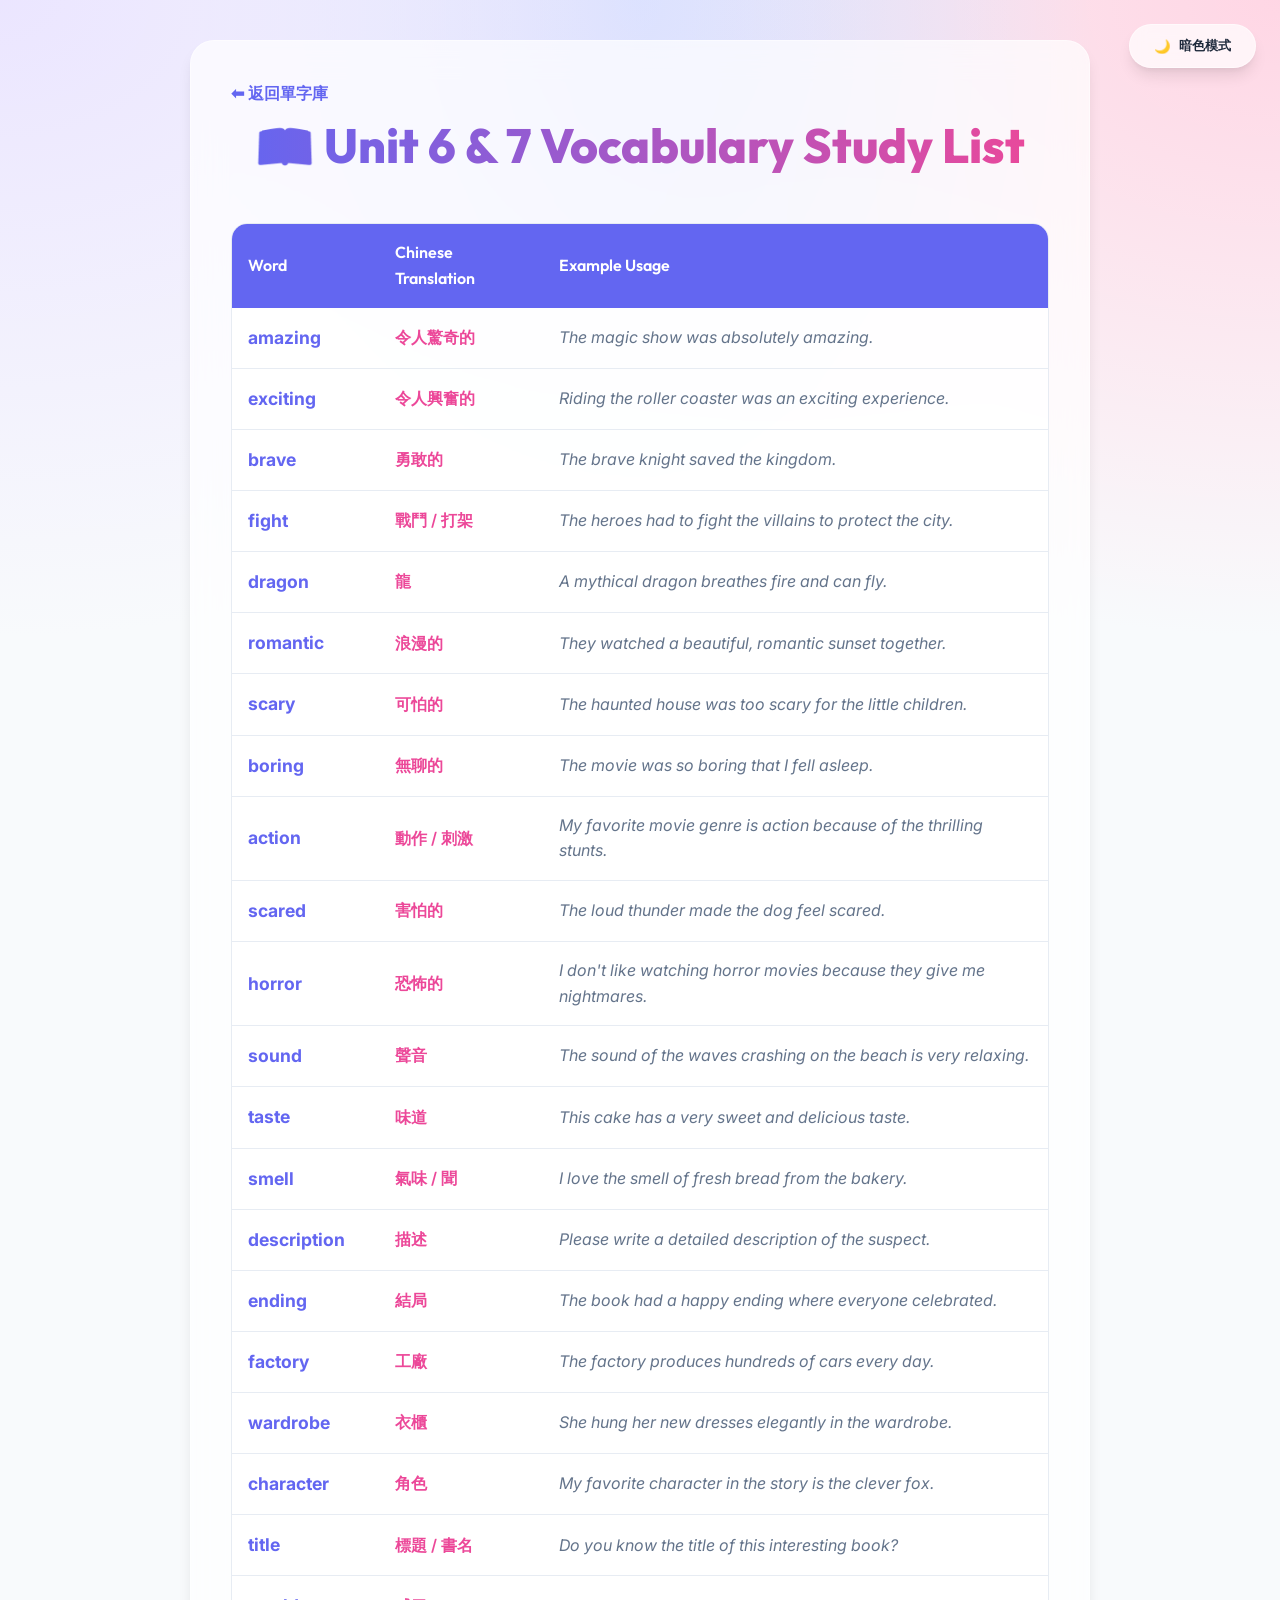
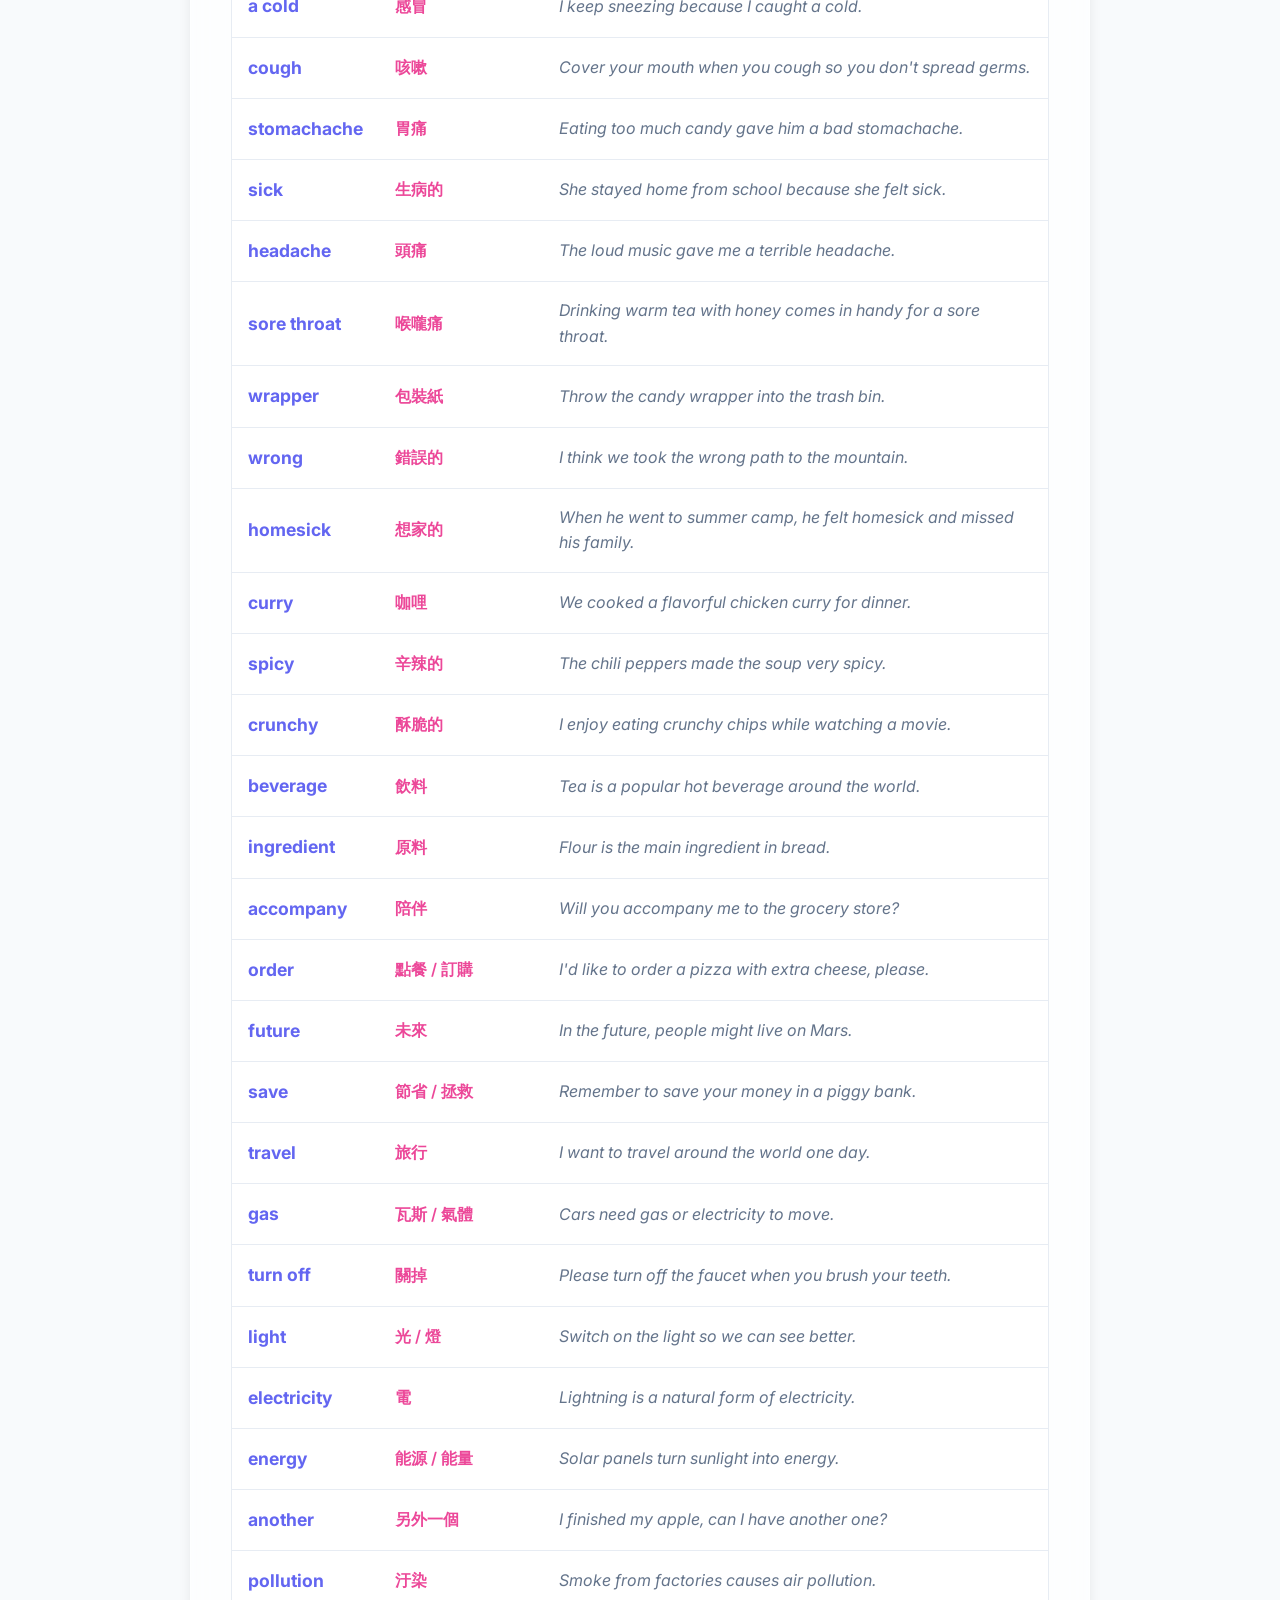
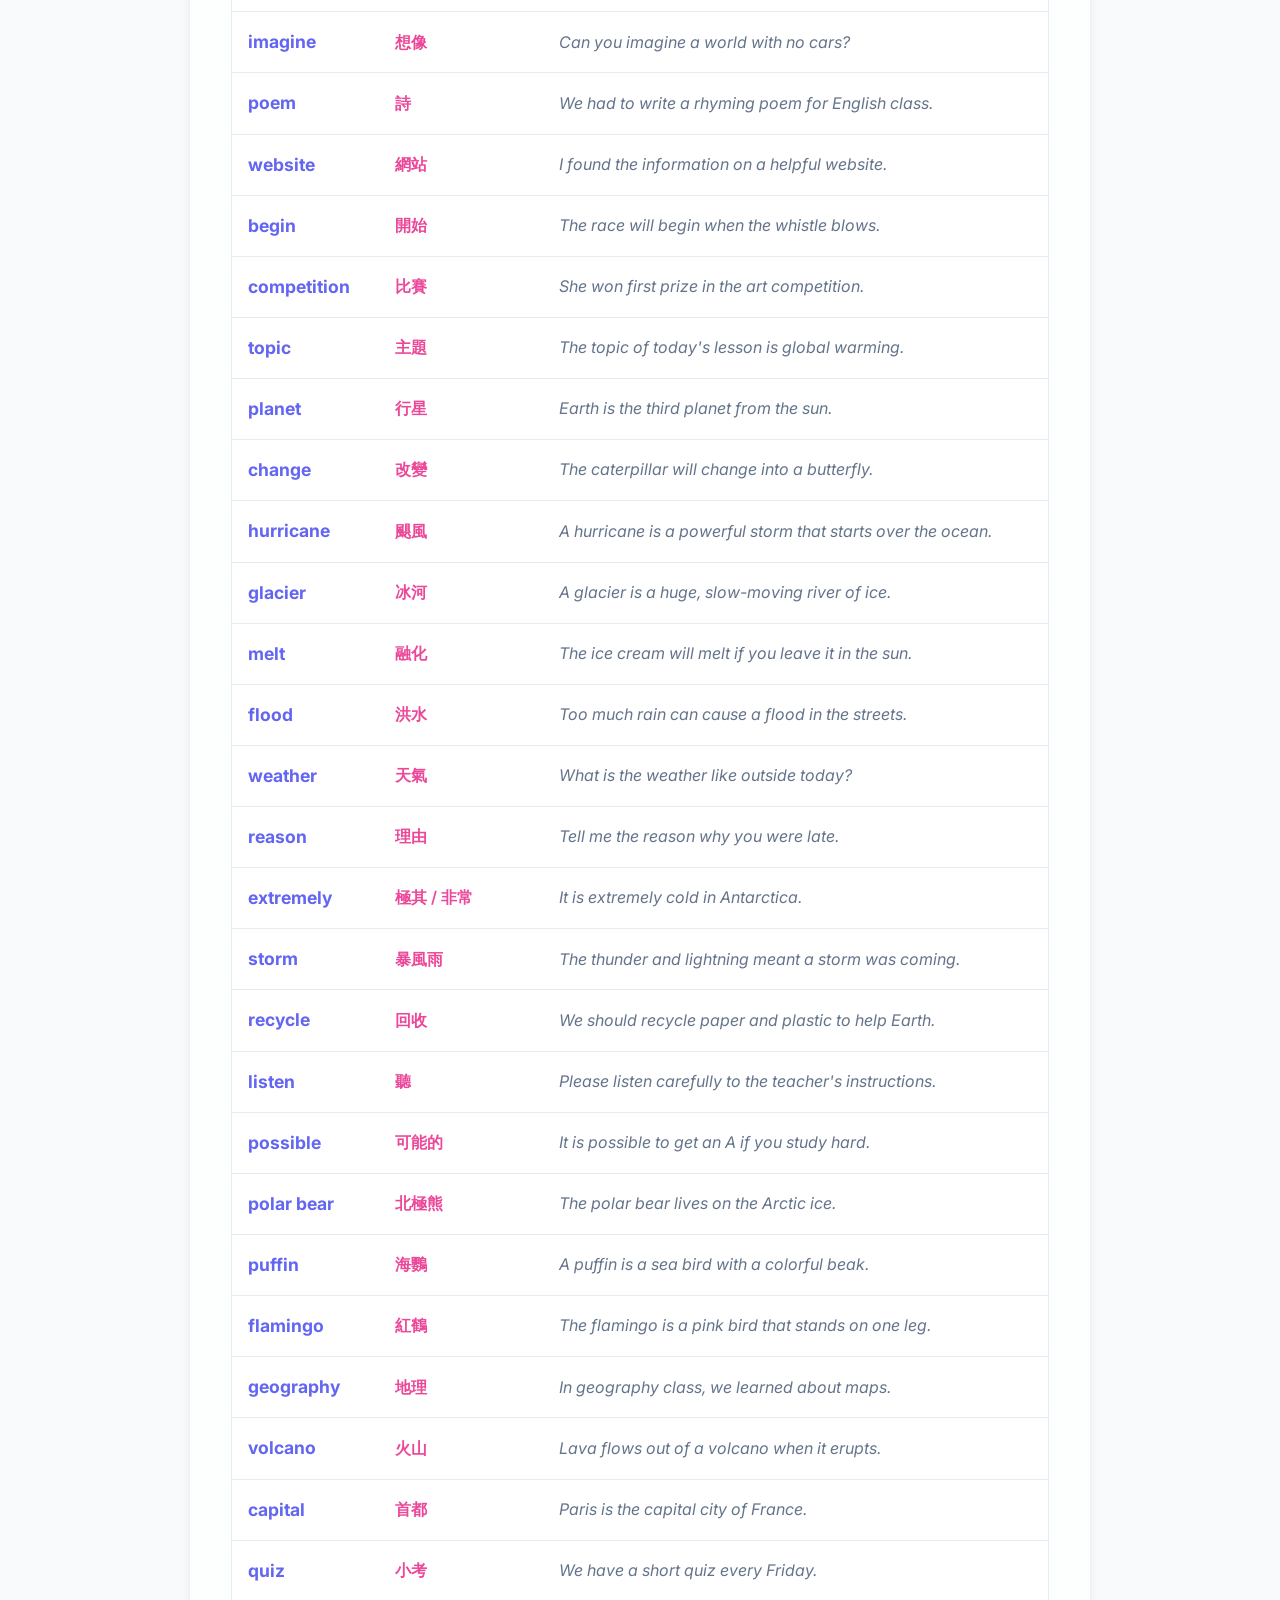
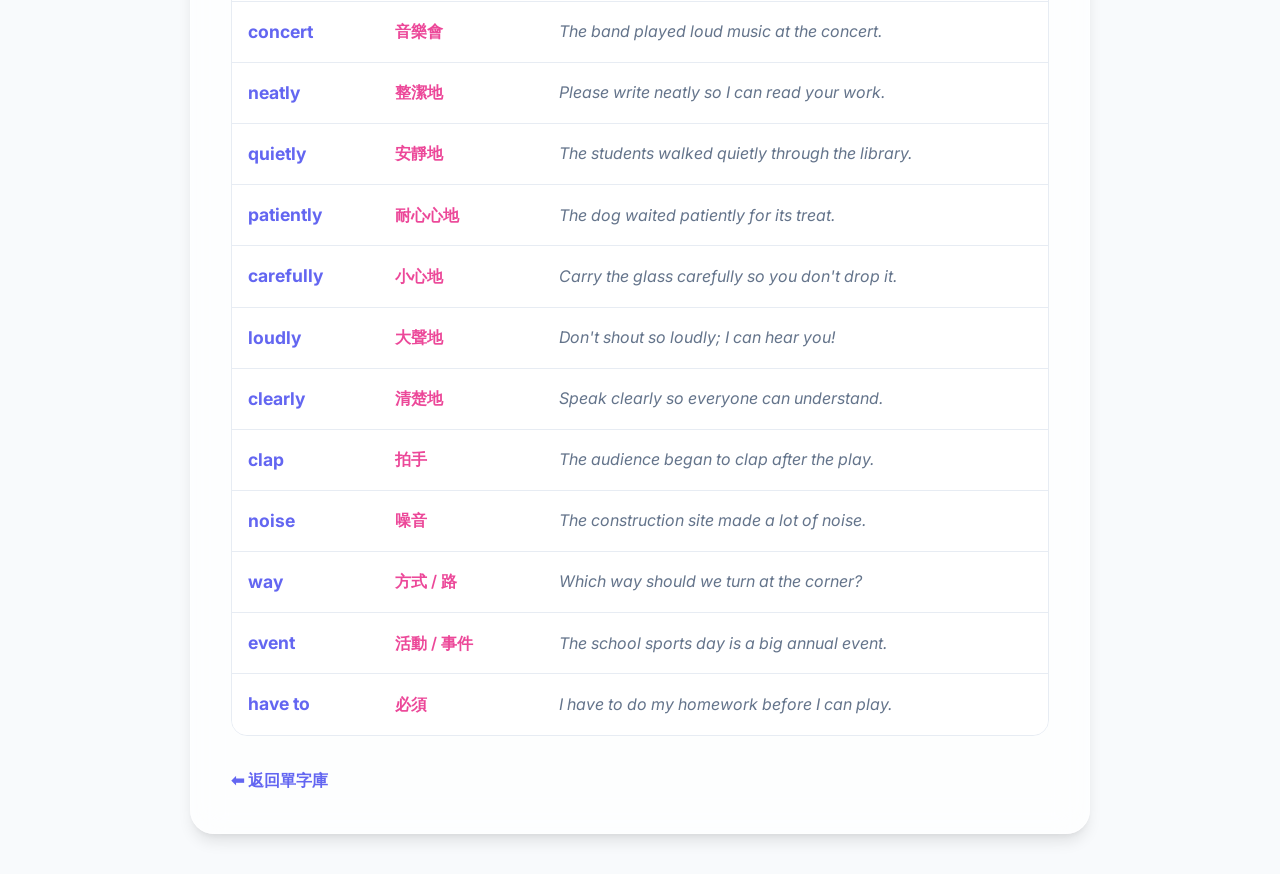
<file: english_unit6_7_vocab.html>
<!DOCTYPE html>
<html lang="zh-Hant">
<head>
    <meta charset="UTF-8">
    <meta name="viewport" content="width=device-width, initial-scale=1.0">
    <title>Unit 6 & 7 Vocabulary Study List</title>
    <link rel="stylesheet" href="style.css">
    <style>
        .vocab-table-container {
            overflow-x: auto;
            border-radius: 16px;
            margin-top: 2rem;
            border: 1px solid var(--border-color);
        }
        table {
            width: 100%;
            border-collapse: collapse;
            background: var(--bg-secondary);
        }
        th {
            background-color: var(--accent-primary);
            color: white;
            text-align: left;
            padding: 16px;
            font-family: 'Outfit', sans-serif;
            font-weight: 600;
        }
        td {
            padding: 16px;
            border-bottom: 1px solid var(--border-color);
            font-family: 'Inter', sans-serif;
        }
        tr:last-child td {
            border-bottom: none;
        }
        tr:hover {
            background-color: rgba(99, 102, 241, 0.05);
        }
        .vocab-word {
            font-weight: 700;
            color: var(--accent-primary);
            font-size: 1.1rem;
        }
        .chinese {
            color: var(--accent-secondary);
            font-weight: 600;
        }
        .example {
            color: var(--text-secondary);
            font-style: italic;
        }
    </style>
    <script>
        function toggleTheme() {
            const html = document.documentElement;
            const btn = document.getElementById('themeBtn');
            const currentTheme = html.getAttribute('data-theme');
            const newTheme = currentTheme === 'dark' ? 'light' : 'dark';
            html.setAttribute('data-theme', newTheme);
            btn.innerHTML = newTheme === 'dark' ? '<span>☀️</span> 亮色模式' : '<span>🌙</span> 暗色模式';
            localStorage.setItem('theme', newTheme);
        }

        window.addEventListener('DOMContentLoaded', function() {
            const savedTheme = localStorage.getItem('theme') || 'light';
            document.documentElement.setAttribute('data-theme', savedTheme);
            const btn = document.getElementById('themeBtn');
            if (savedTheme === 'dark') btn.innerHTML = '<span>☀️</span> 亮色模式';
        });
    </script>
</head>
<body>

<div class="theme-toggle">
    <button id="themeBtn" onclick="toggleTheme()"><span>🌙</span> 暗色模式</button>
</div>

<div class="container">
    <p><a href="english_vocab.html" style="text-decoration: none; font-weight: bold; color: var(--accent-primary);">⬅ 返回單字庫</a></p>
    <h1>📖 Unit 6 & 7 Vocabulary Study List</h1>
    
    <div class="vocab-table-container">
        <table>
            <thead>
                <tr>
                    <th>Word</th>
                    <th>Chinese Translation</th>
                    <th>Example Usage</th>
                </tr>
            </thead>
            <tbody>
                <tr><td class="vocab-word">amazing</td><td class="chinese">令人驚奇的</td><td class="example">The magic show was absolutely amazing.</td></tr>
                <tr><td class="vocab-word">exciting</td><td class="chinese">令人興奮的</td><td class="example">Riding the roller coaster was an exciting experience.</td></tr>
                <tr><td class="vocab-word">brave</td><td class="chinese">勇敢的</td><td class="example">The brave knight saved the kingdom.</td></tr>
                <tr><td class="vocab-word">fight</td><td class="chinese">戰鬥 / 打架</td><td class="example">The heroes had to fight the villains to protect the city.</td></tr>
                <tr><td class="vocab-word">dragon</td><td class="chinese">龍</td><td class="example">A mythical dragon breathes fire and can fly.</td></tr>
                <tr><td class="vocab-word">romantic</td><td class="chinese">浪漫的</td><td class="example">They watched a beautiful, romantic sunset together.</td></tr>
                <tr><td class="vocab-word">scary</td><td class="chinese">可怕的</td><td class="example">The haunted house was too scary for the little children.</td></tr>
                <tr><td class="vocab-word">boring</td><td class="chinese">無聊的</td><td class="example">The movie was so boring that I fell asleep.</td></tr>
                <tr><td class="vocab-word">action</td><td class="chinese">動作 / 刺激</td><td class="example">My favorite movie genre is action because of the thrilling stunts.</td></tr>
                <tr><td class="vocab-word">scared</td><td class="chinese">害怕的</td><td class="example">The loud thunder made the dog feel scared.</td></tr>
                <tr><td class="vocab-word">horror</td><td class="chinese">恐怖的</td><td class="example">I don't like watching horror movies because they give me nightmares.</td></tr>
                <tr><td class="vocab-word">sound</td><td class="chinese">聲音</td><td class="example">The sound of the waves crashing on the beach is very relaxing.</td></tr>
                <tr><td class="vocab-word">taste</td><td class="chinese">味道</td><td class="example">This cake has a very sweet and delicious taste.</td></tr>
                <tr><td class="vocab-word">smell</td><td class="chinese">氣味 / 聞</td><td class="example">I love the smell of fresh bread from the bakery.</td></tr>
                <tr><td class="vocab-word">description</td><td class="chinese">描述</td><td class="example">Please write a detailed description of the suspect.</td></tr>
                <tr><td class="vocab-word">ending</td><td class="chinese">結局</td><td class="example">The book had a happy ending where everyone celebrated.</td></tr>
                <tr><td class="vocab-word">factory</td><td class="chinese">工廠</td><td class="example">The factory produces hundreds of cars every day.</td></tr>
                <tr><td class="vocab-word">wardrobe</td><td class="chinese">衣櫃</td><td class="example">She hung her new dresses elegantly in the wardrobe.</td></tr>
                <tr><td class="vocab-word">character</td><td class="chinese">角色</td><td class="example">My favorite character in the story is the clever fox.</td></tr>
                <tr><td class="vocab-word">title</td><td class="chinese">標題 / 書名</td><td class="example">Do you know the title of this interesting book?</td></tr>
                <tr><td class="vocab-word">a cold</td><td class="chinese">感冒</td><td class="example">I keep sneezing because I caught a cold.</td></tr>
                <tr><td class="vocab-word">cough</td><td class="chinese">咳嗽</td><td class="example">Cover your mouth when you cough so you don't spread germs.</td></tr>
                <tr><td class="vocab-word">stomachache</td><td class="chinese">胃痛</td><td class="example">Eating too much candy gave him a bad stomachache.</td></tr>
                <tr><td class="vocab-word">sick</td><td class="chinese">生病的</td><td class="example">She stayed home from school because she felt sick.</td></tr>
                <tr><td class="vocab-word">headache</td><td class="chinese">頭痛</td><td class="example">The loud music gave me a terrible headache.</td></tr>
                <tr><td class="vocab-word">sore throat</td><td class="chinese">喉嚨痛</td><td class="example">Drinking warm tea with honey comes in handy for a sore throat.</td></tr>
                <tr><td class="vocab-word">wrapper</td><td class="chinese">包裝紙</td><td class="example">Throw the candy wrapper into the trash bin.</td></tr>
                <tr><td class="vocab-word">wrong</td><td class="chinese">錯誤的</td><td class="example">I think we took the wrong path to the mountain.</td></tr>
                <tr><td class="vocab-word">homesick</td><td class="chinese">想家的</td><td class="example">When he went to summer camp, he felt homesick and missed his family.</td></tr>
                <tr><td class="vocab-word">curry</td><td class="chinese">咖哩</td><td class="example">We cooked a flavorful chicken curry for dinner.</td></tr>
                <tr><td class="vocab-word">spicy</td><td class="chinese">辛辣的</td><td class="example">The chili peppers made the soup very spicy.</td></tr>
                <tr><td class="vocab-word">crunchy</td><td class="chinese">酥脆的</td><td class="example">I enjoy eating crunchy chips while watching a movie.</td></tr>
                <tr><td class="vocab-word">beverage</td><td class="chinese">飲料</td><td class="example">Tea is a popular hot beverage around the world.</td></tr>
                <tr><td class="vocab-word">ingredient</td><td class="chinese">原料</td><td class="example">Flour is the main ingredient in bread.</td></tr>
                <tr><td class="vocab-word">accompany</td><td class="chinese">陪伴</td><td class="example">Will you accompany me to the grocery store?</td></tr>
                <tr><td class="vocab-word">order</td><td class="chinese">點餐 / 訂購</td><td class="example">I'd like to order a pizza with extra cheese, please.</td></tr>
                <tr><td class="vocab-word">future</td><td class="chinese">未來</td><td class="example">In the future, people might live on Mars.</td></tr>
                <tr><td class="vocab-word">save</td><td class="chinese">節省 / 拯救</td><td class="example">Remember to save your money in a piggy bank.</td></tr>
                <tr><td class="vocab-word">travel</td><td class="chinese">旅行</td><td class="example">I want to travel around the world one day.</td></tr>
                <tr><td class="vocab-word">gas</td><td class="chinese">瓦斯 / 氣體</td><td class="example">Cars need gas or electricity to move.</td></tr>
                <tr><td class="vocab-word">turn off</td><td class="chinese">關掉</td><td class="example">Please turn off the faucet when you brush your teeth.</td></tr>
                <tr><td class="vocab-word">light</td><td class="chinese">光 / 燈</td><td class="example">Switch on the light so we can see better.</td></tr>
                <tr><td class="vocab-word">electricity</td><td class="chinese">電</td><td class="example">Lightning is a natural form of electricity.</td></tr>
                <tr><td class="vocab-word">energy</td><td class="chinese">能源 / 能量</td><td class="example">Solar panels turn sunlight into energy.</td></tr>
                <tr><td class="vocab-word">another</td><td class="chinese">另外一個</td><td class="example">I finished my apple, can I have another one?</td></tr>
                <tr><td class="vocab-word">pollution</td><td class="chinese">汙染</td><td class="example">Smoke from factories causes air pollution.</td></tr>
                <tr><td class="vocab-word">imagine</td><td class="chinese">想像</td><td class="example">Can you imagine a world with no cars?</td></tr>
                <tr><td class="vocab-word">poem</td><td class="chinese">詩</td><td class="example">We had to write a rhyming poem for English class.</td></tr>
                <tr><td class="vocab-word">website</td><td class="chinese">網站</td><td class="example">I found the information on a helpful website.</td></tr>
                <tr><td class="vocab-word">begin</td><td class="chinese">開始</td><td class="example">The race will begin when the whistle blows.</td></tr>
                <tr><td class="vocab-word">competition</td><td class="chinese">比賽</td><td class="example">She won first prize in the art competition.</td></tr>
                <tr><td class="vocab-word">topic</td><td class="chinese">主題</td><td class="example">The topic of today's lesson is global warming.</td></tr>
                <tr><td class="vocab-word">planet</td><td class="chinese">行星</td><td class="example">Earth is the third planet from the sun.</td></tr>
                <tr><td class="vocab-word">change</td><td class="chinese">改變</td><td class="example">The caterpillar will change into a butterfly.</td></tr>
                <tr><td class="vocab-word">hurricane</td><td class="chinese">颶風</td><td class="example">A hurricane is a powerful storm that starts over the ocean.</td></tr>
                <tr><td class="vocab-word">glacier</td><td class="chinese">冰河</td><td class="example">A glacier is a huge, slow-moving river of ice.</td></tr>
                <tr><td class="vocab-word">melt</td><td class="chinese">融化</td><td class="example">The ice cream will melt if you leave it in the sun.</td></tr>
                <tr><td class="vocab-word">flood</td><td class="chinese">洪水</td><td class="example">Too much rain can cause a flood in the streets.</td></tr>
                <tr><td class="vocab-word">weather</td><td class="chinese">天氣</td><td class="example">What is the weather like outside today?</td></tr>
                <tr><td class="vocab-word">reason</td><td class="chinese">理由</td><td class="example">Tell me the reason why you were late.</td></tr>
                <tr><td class="vocab-word">extremely</td><td class="chinese">極其 / 非常</td><td class="example">It is extremely cold in Antarctica.</td></tr>
                <tr><td class="vocab-word">storm</td><td class="chinese">暴風雨</td><td class="example">The thunder and lightning meant a storm was coming.</td></tr>
                <tr><td class="vocab-word">recycle</td><td class="chinese">回收</td><td class="example">We should recycle paper and plastic to help Earth.</td></tr>
                <tr><td class="vocab-word">listen</td><td class="chinese">聽</td><td class="example">Please listen carefully to the teacher's instructions.</td></tr>
                <tr><td class="vocab-word">possible</td><td class="chinese">可能的</td><td class="example">It is possible to get an A if you study hard.</td></tr>
                <tr><td class="vocab-word">polar bear</td><td class="chinese">北極熊</td><td class="example">The polar bear lives on the Arctic ice.</td></tr>
                <tr><td class="vocab-word">puffin</td><td class="chinese">海鸚</td><td class="example">A puffin is a sea bird with a colorful beak.</td></tr>
                <tr><td class="vocab-word">flamingo</td><td class="chinese">紅鶴</td><td class="example">The flamingo is a pink bird that stands on one leg.</td></tr>
                <tr><td class="vocab-word">geography</td><td class="chinese">地理</td><td class="example">In geography class, we learned about maps.</td></tr>
                <tr><td class="vocab-word">volcano</td><td class="chinese">火山</td><td class="example">Lava flows out of a volcano when it erupts.</td></tr>
                <tr><td class="vocab-word">capital</td><td class="chinese">首都</td><td class="example">Paris is the capital city of France.</td></tr>
                <tr><td class="vocab-word">quiz</td><td class="chinese">小考</td><td class="example">We have a short quiz every Friday.</td></tr>
                <tr><td class="vocab-word">concert</td><td class="chinese">音樂會</td><td class="example">The band played loud music at the concert.</td></tr>
                <tr><td class="vocab-word">neatly</td><td class="chinese">整潔地</td><td class="example">Please write neatly so I can read your work.</td></tr>
                <tr><td class="vocab-word">quietly</td><td class="chinese">安靜地</td><td class="example">The students walked quietly through the library.</td></tr>
                <tr><td class="vocab-word">patiently</td><td class="chinese">耐心心地</td><td class="example">The dog waited patiently for its treat.</td></tr>
                <tr><td class="vocab-word">carefully</td><td class="chinese">小心地</td><td class="example">Carry the glass carefully so you don't drop it.</td></tr>
                <tr><td class="vocab-word">loudly</td><td class="chinese">大聲地</td><td class="example">Don't shout so loudly; I can hear you!</td></tr>
                <tr><td class="vocab-word">clearly</td><td class="chinese">清楚地</td><td class="example">Speak clearly so everyone can understand.</td></tr>
                <tr><td class="vocab-word">clap</td><td class="chinese">拍手</td><td class="example">The audience began to clap after the play.</td></tr>
                <tr><td class="vocab-word">noise</td><td class="chinese">噪音</td><td class="example">The construction site made a lot of noise.</td></tr>
                <tr><td class="vocab-word">way</td><td class="chinese">方式 / 路</td><td class="example">Which way should we turn at the corner?</td></tr>
                <tr><td class="vocab-word">event</td><td class="chinese">活動 / 事件</td><td class="example">The school sports day is a big annual event.</td></tr>
                <tr><td class="vocab-word">have to</td><td class="chinese">必須</td><td class="example">I have to do my homework before I can play.</td></tr>
            </tbody>
        </table>
    </div>

    <p style="margin-top: 2rem;"><a href="english_vocab.html" style="text-decoration: none; font-weight: bold; color: var(--accent-primary);">⬅ 返回單字庫</a></p>
</div>
</body>
</html>
</file>
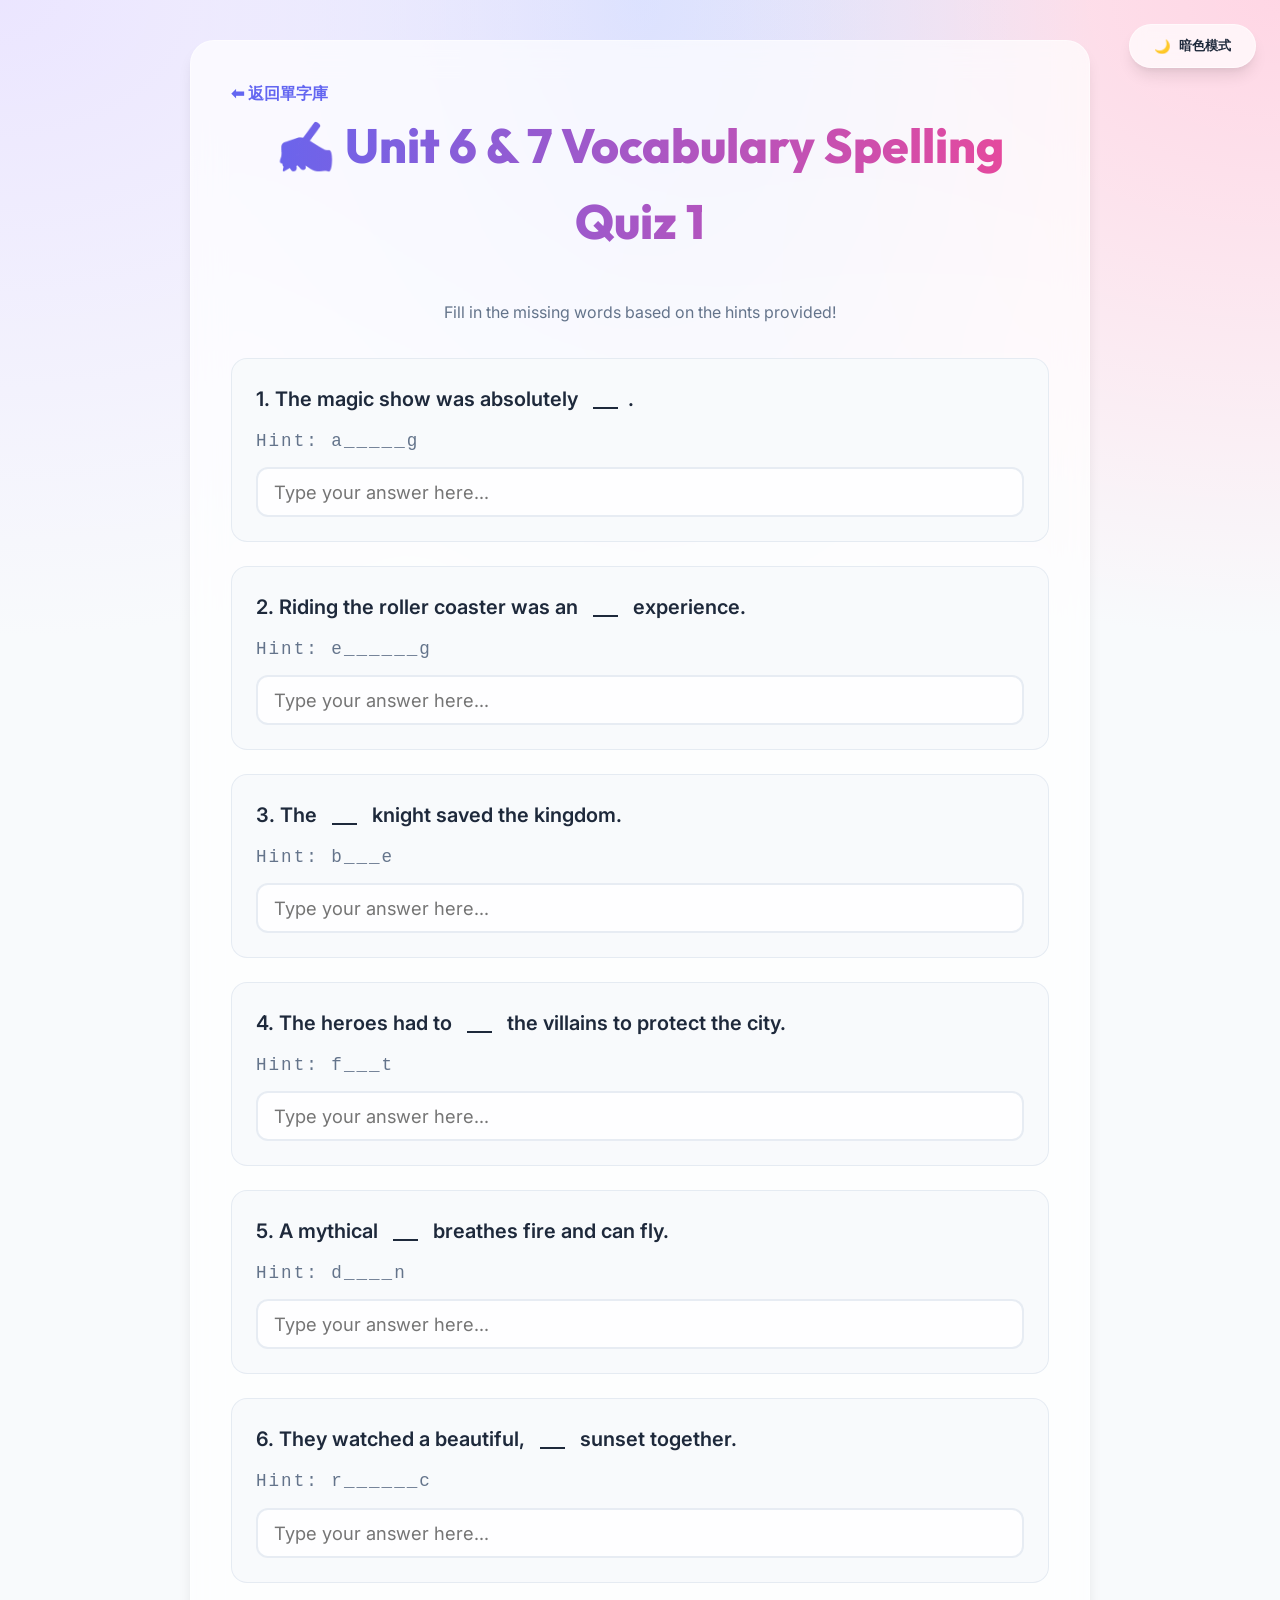
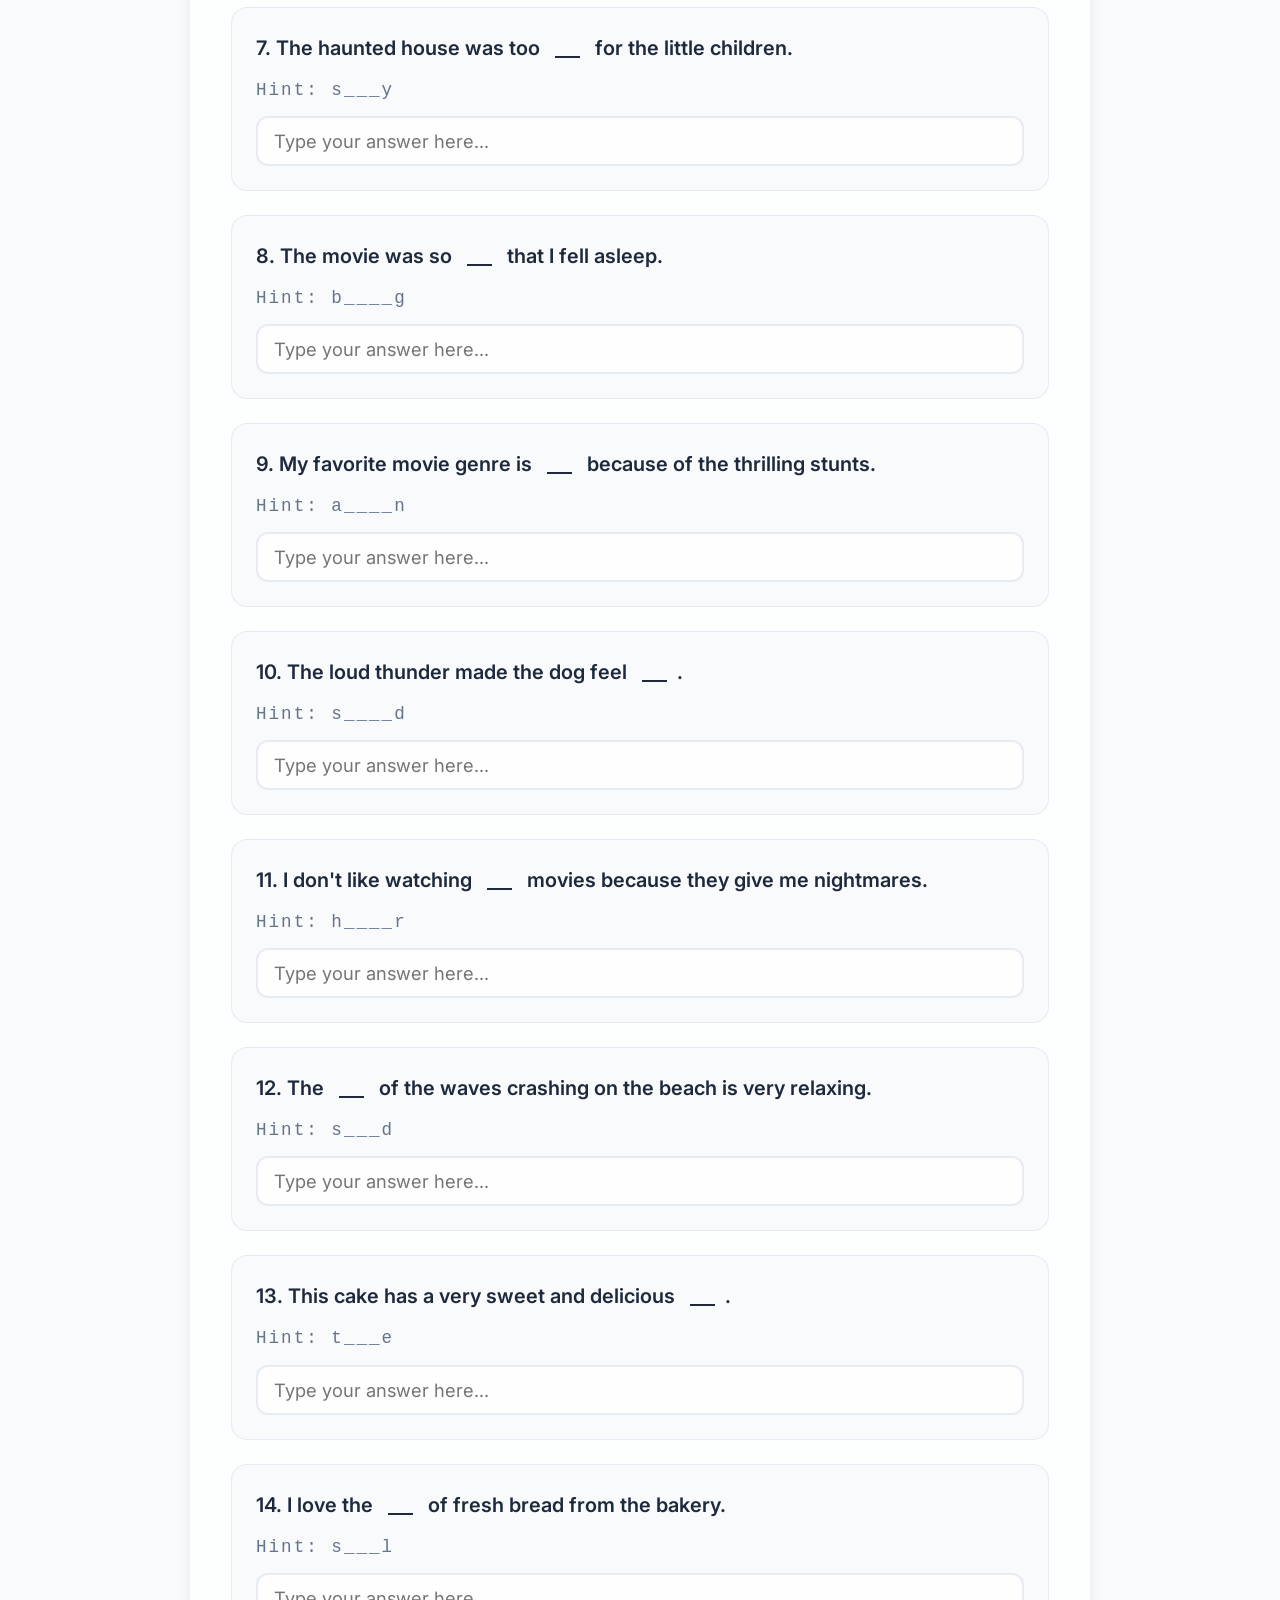
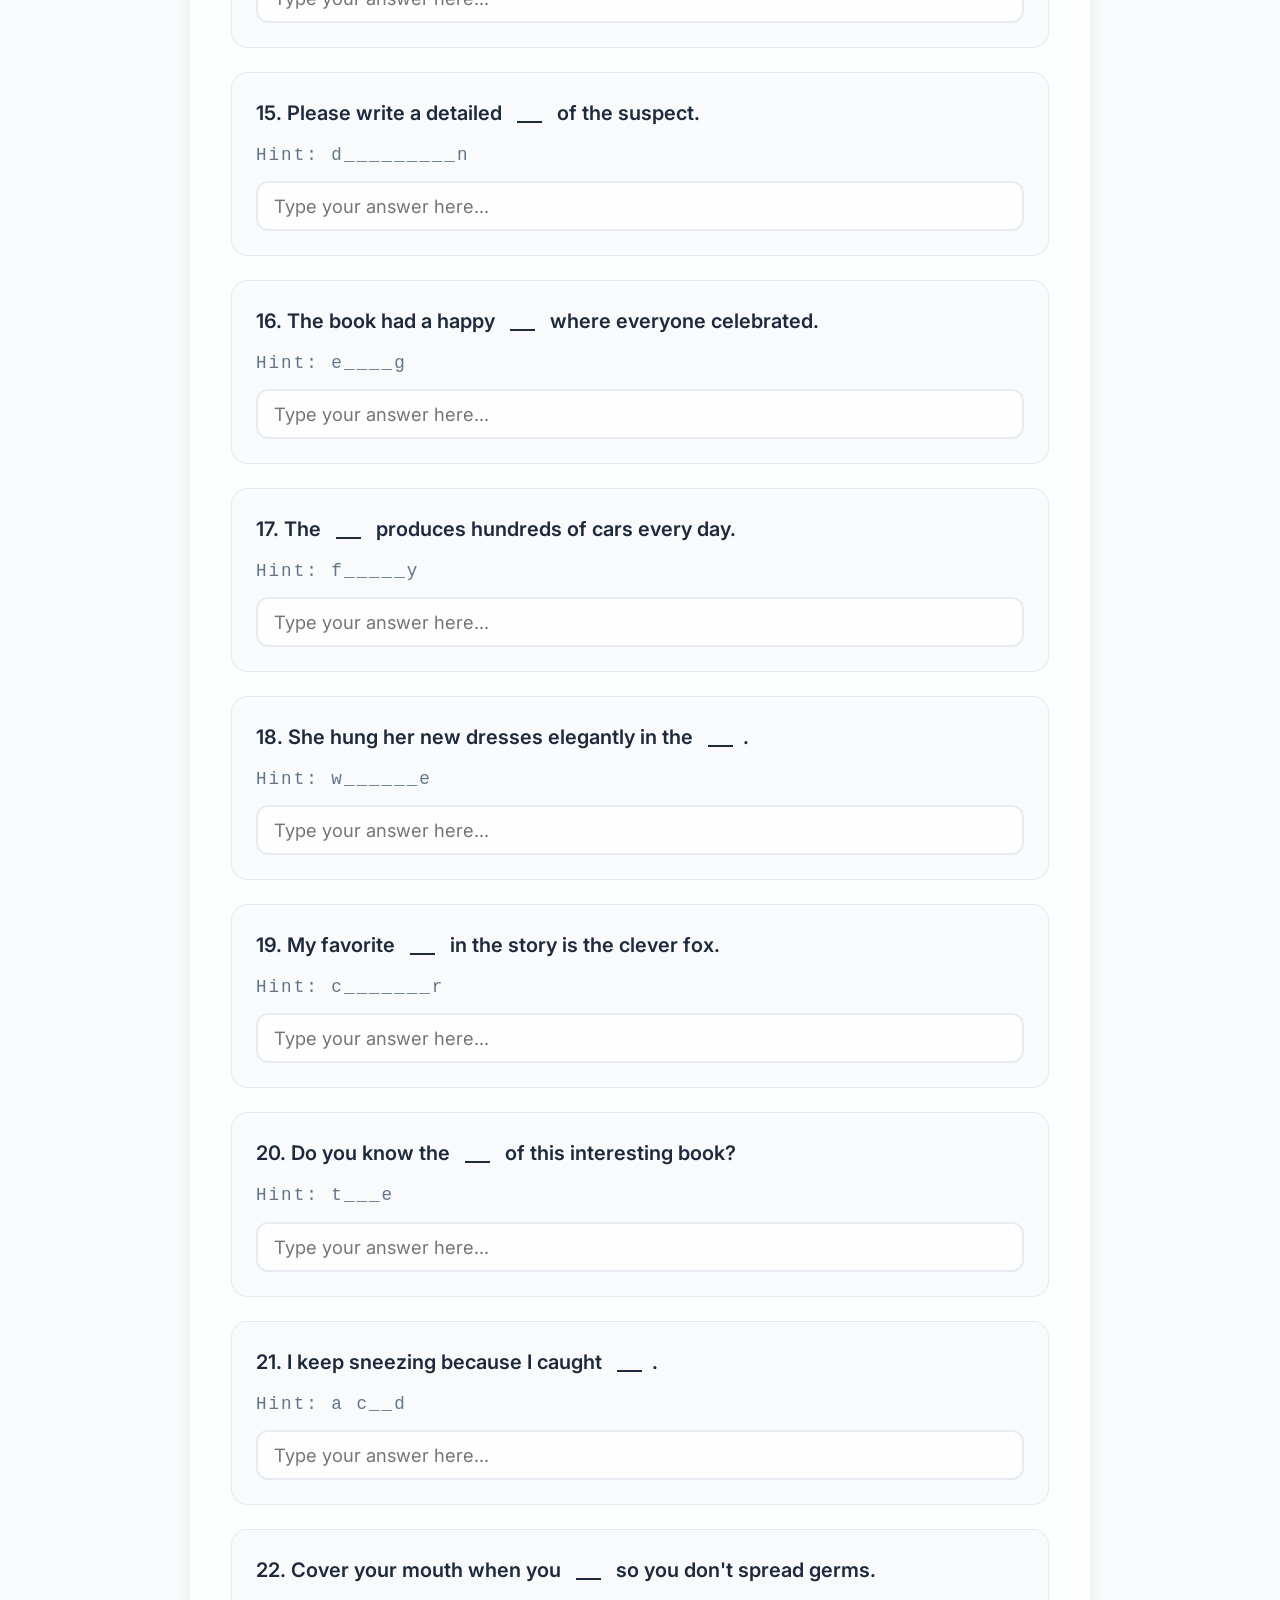
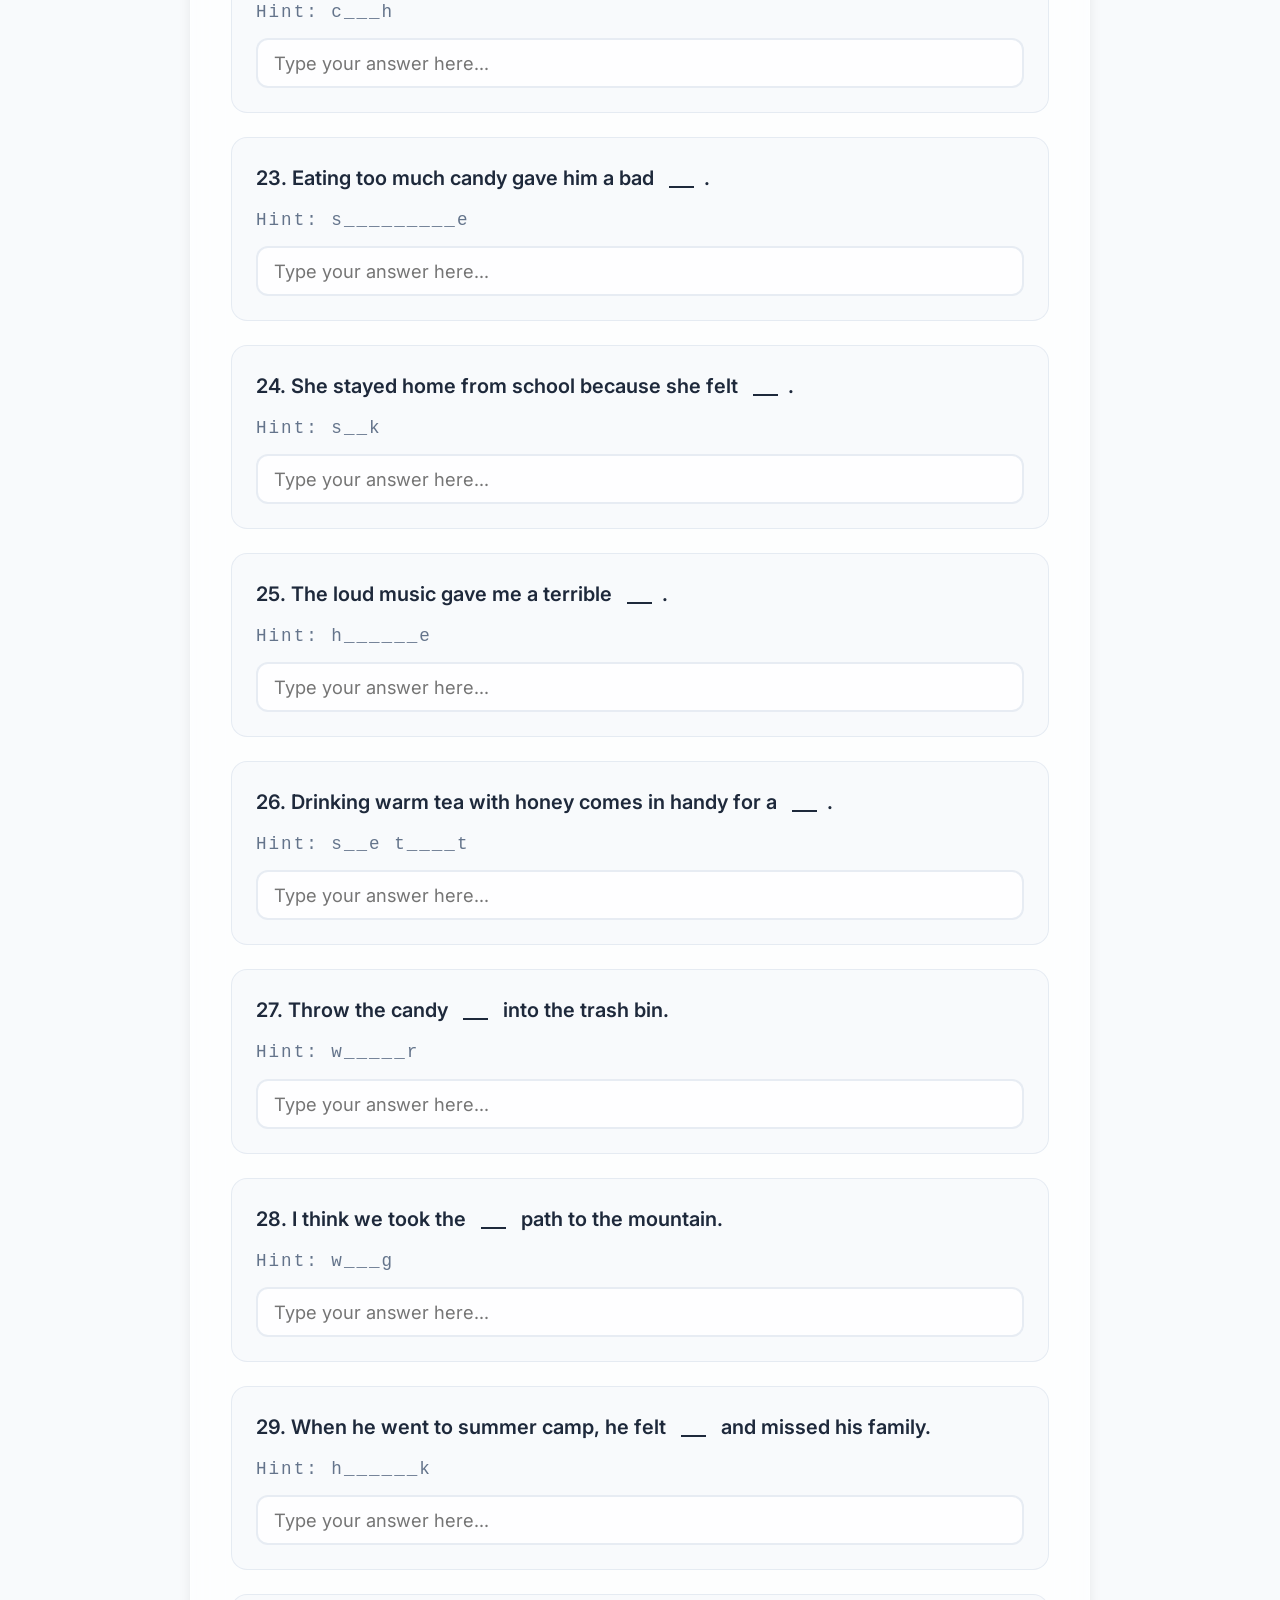
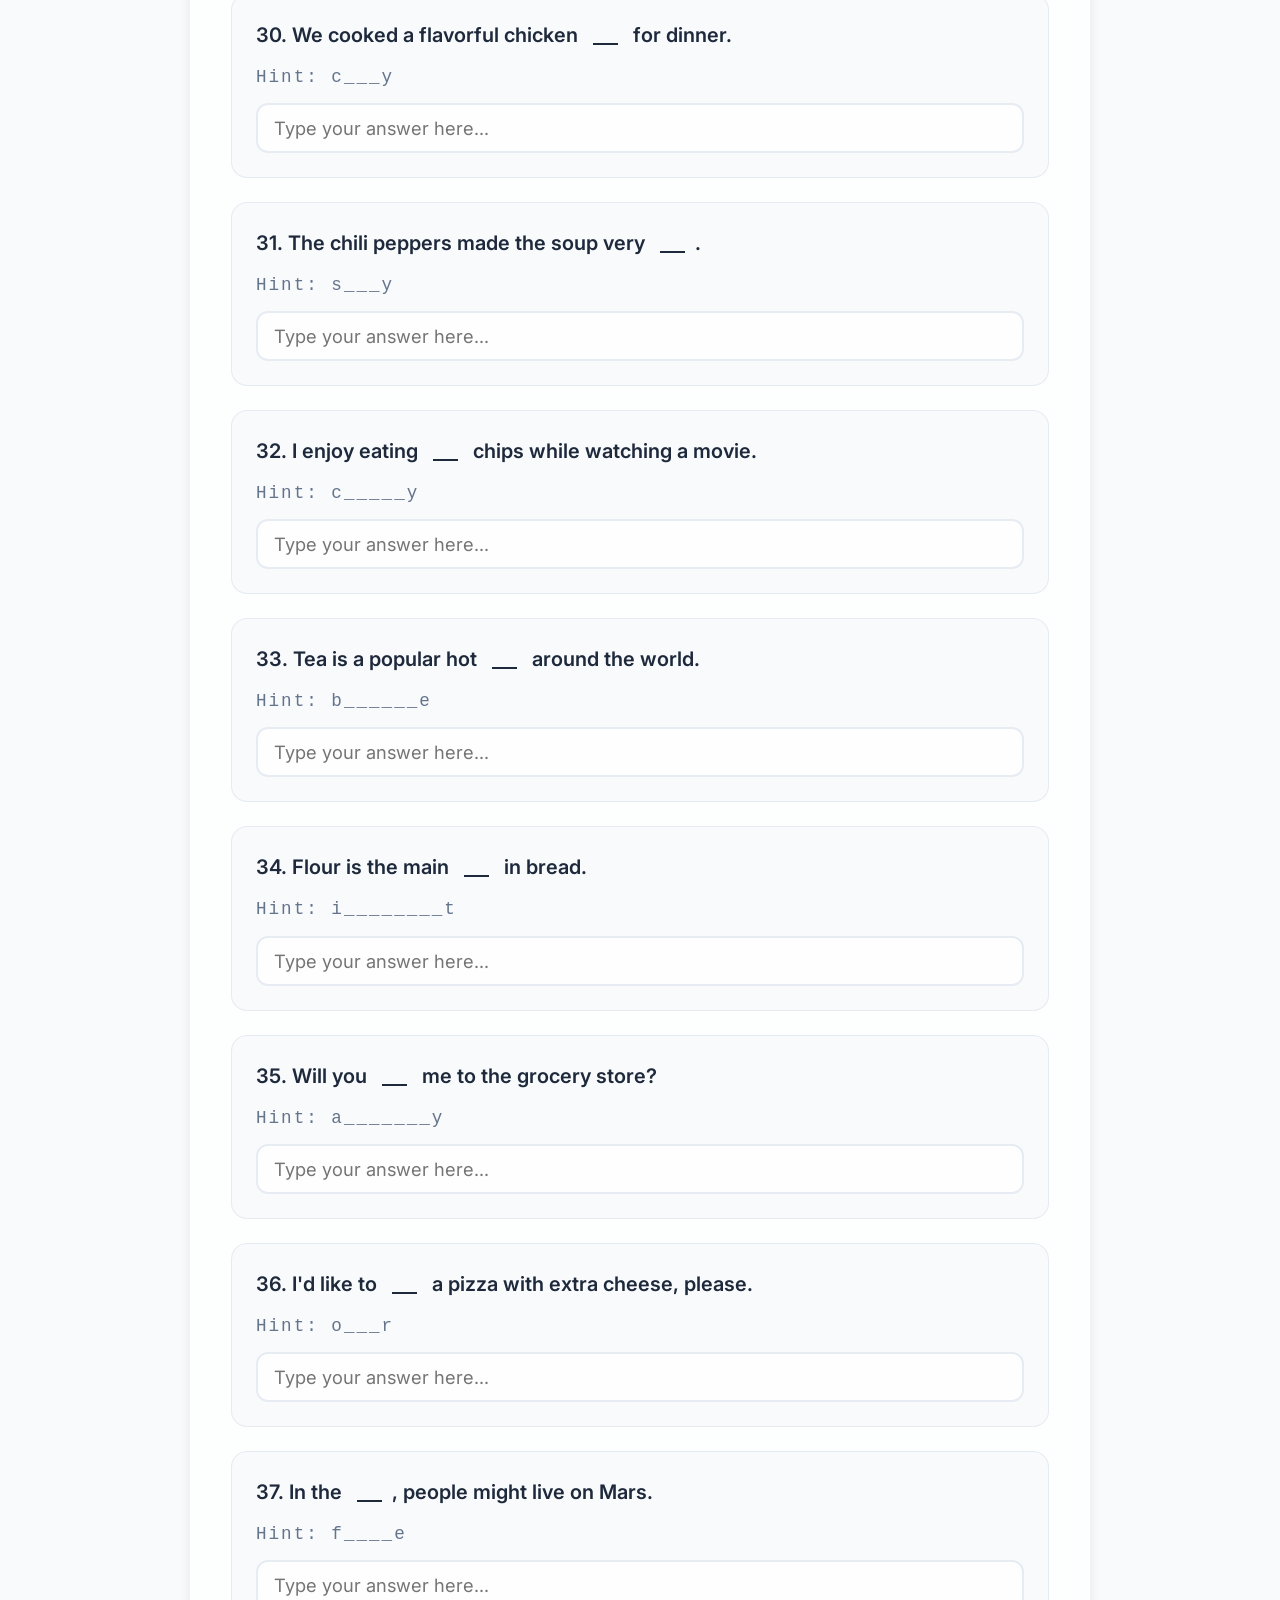
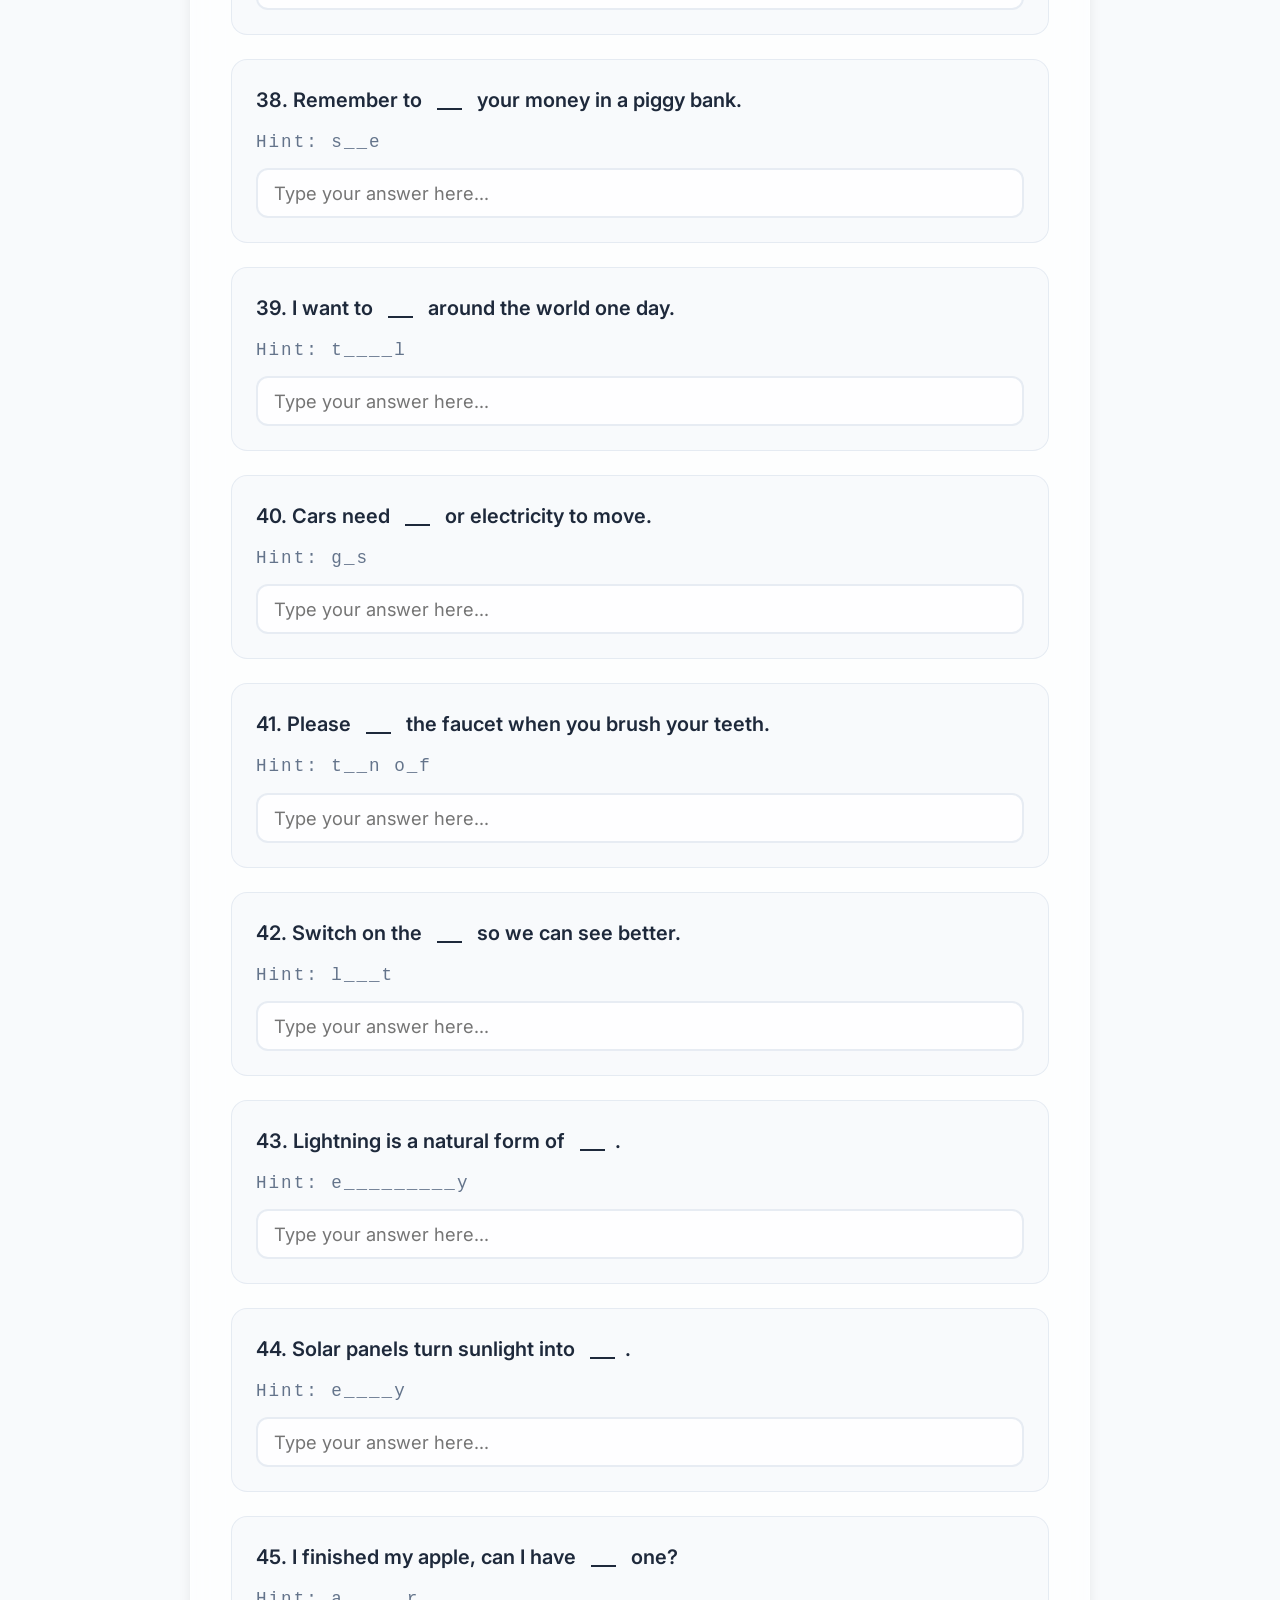
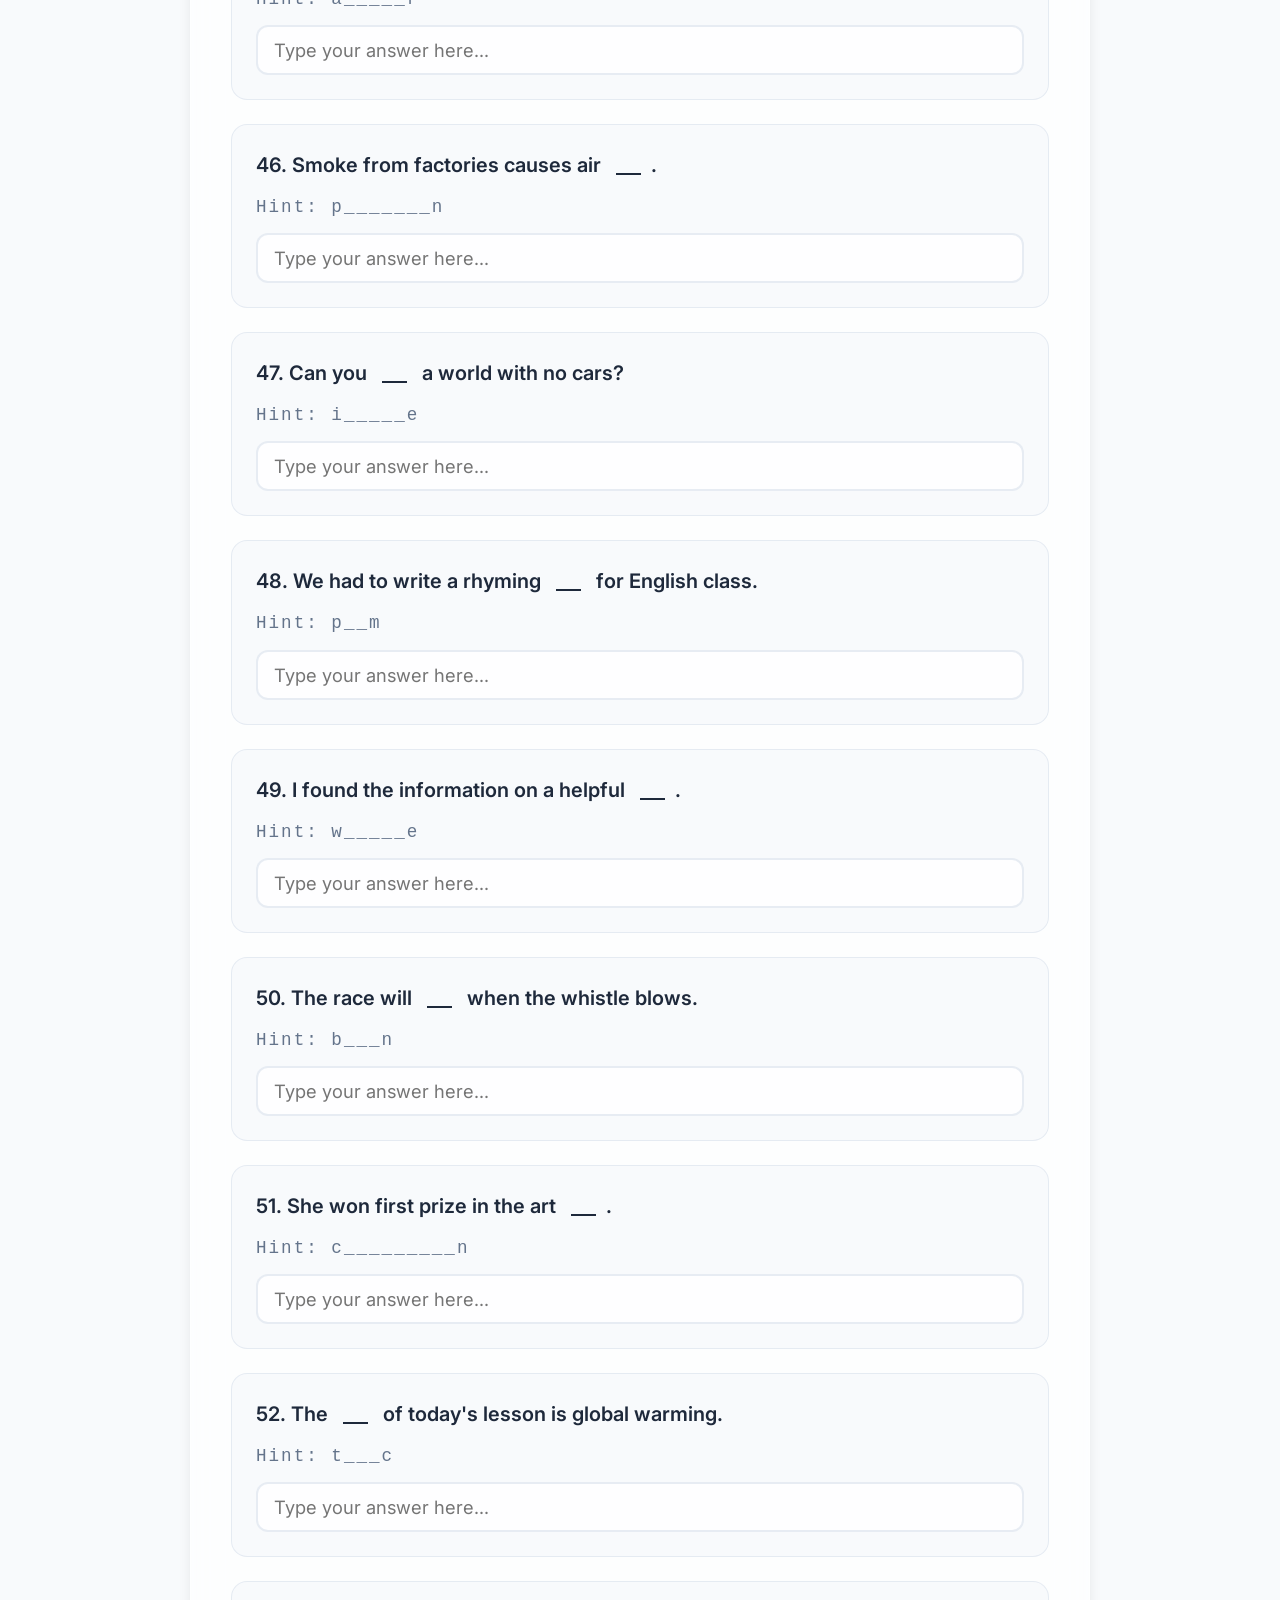
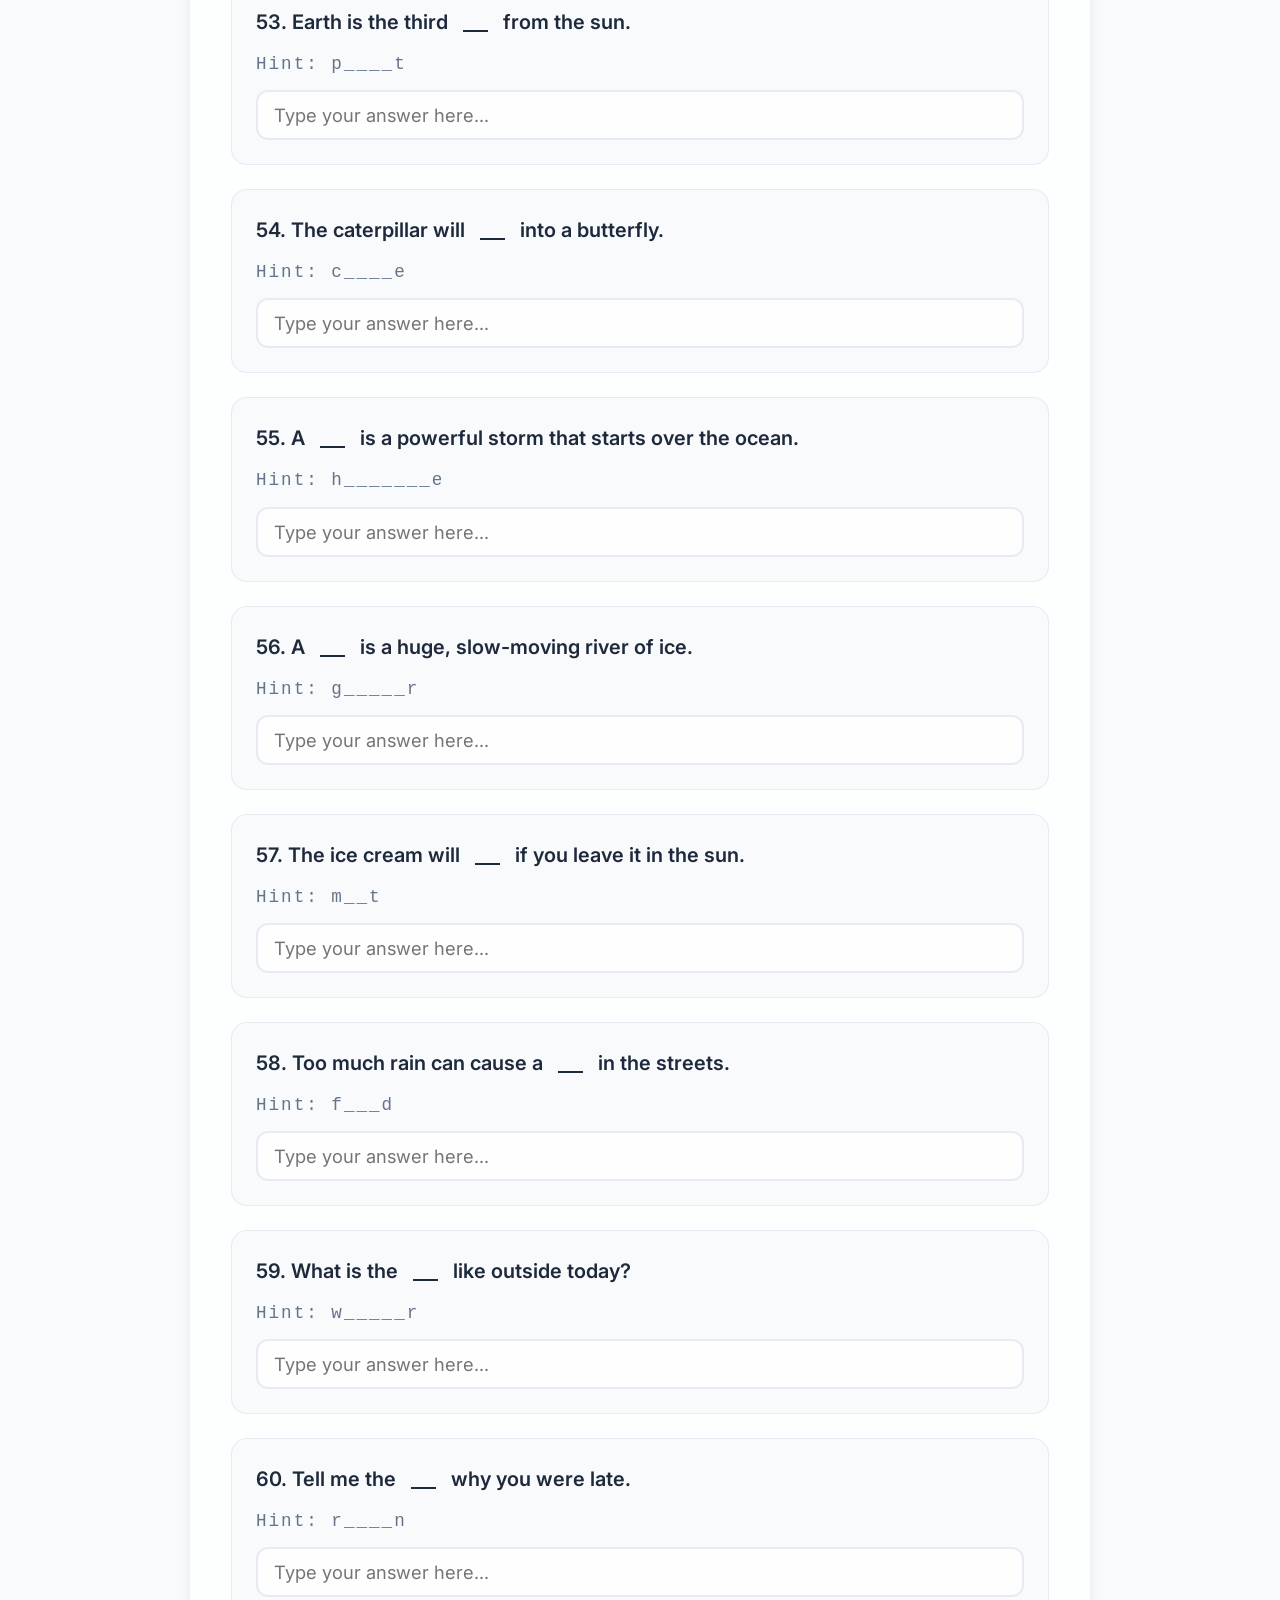
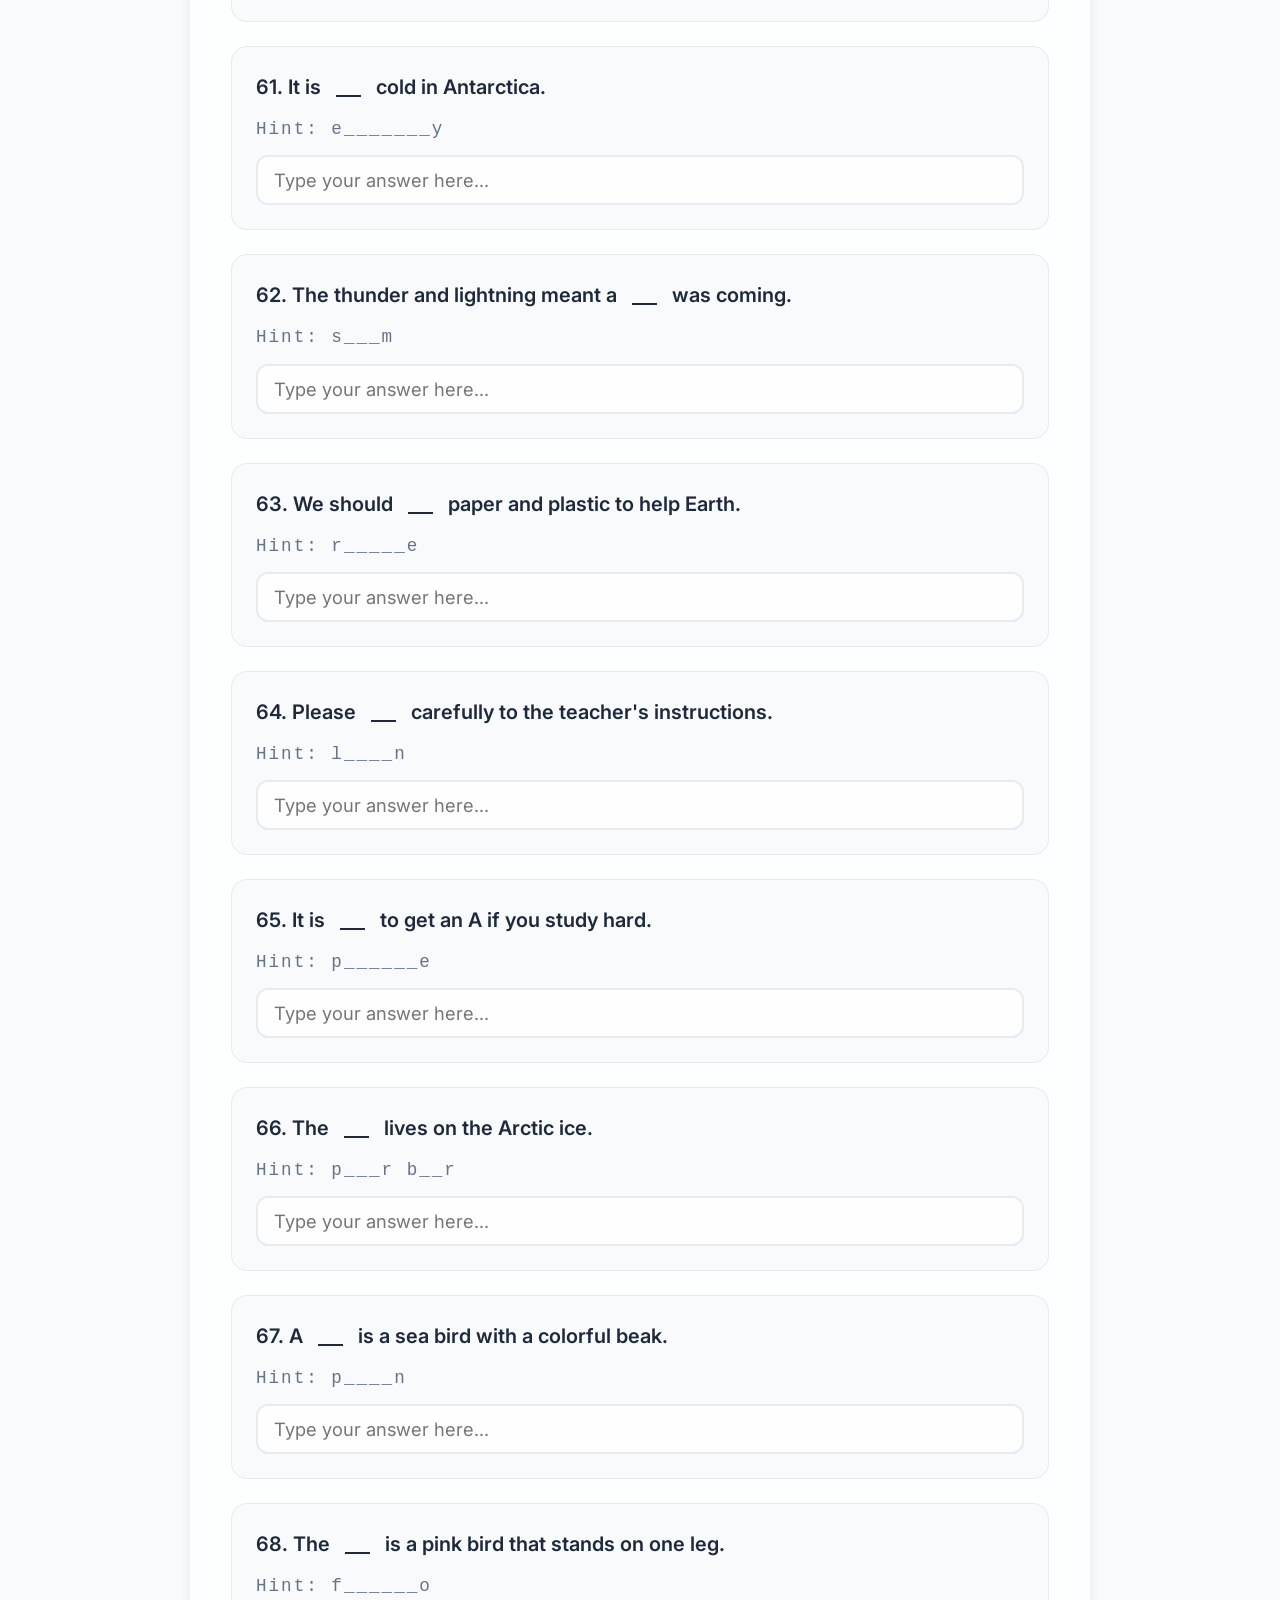
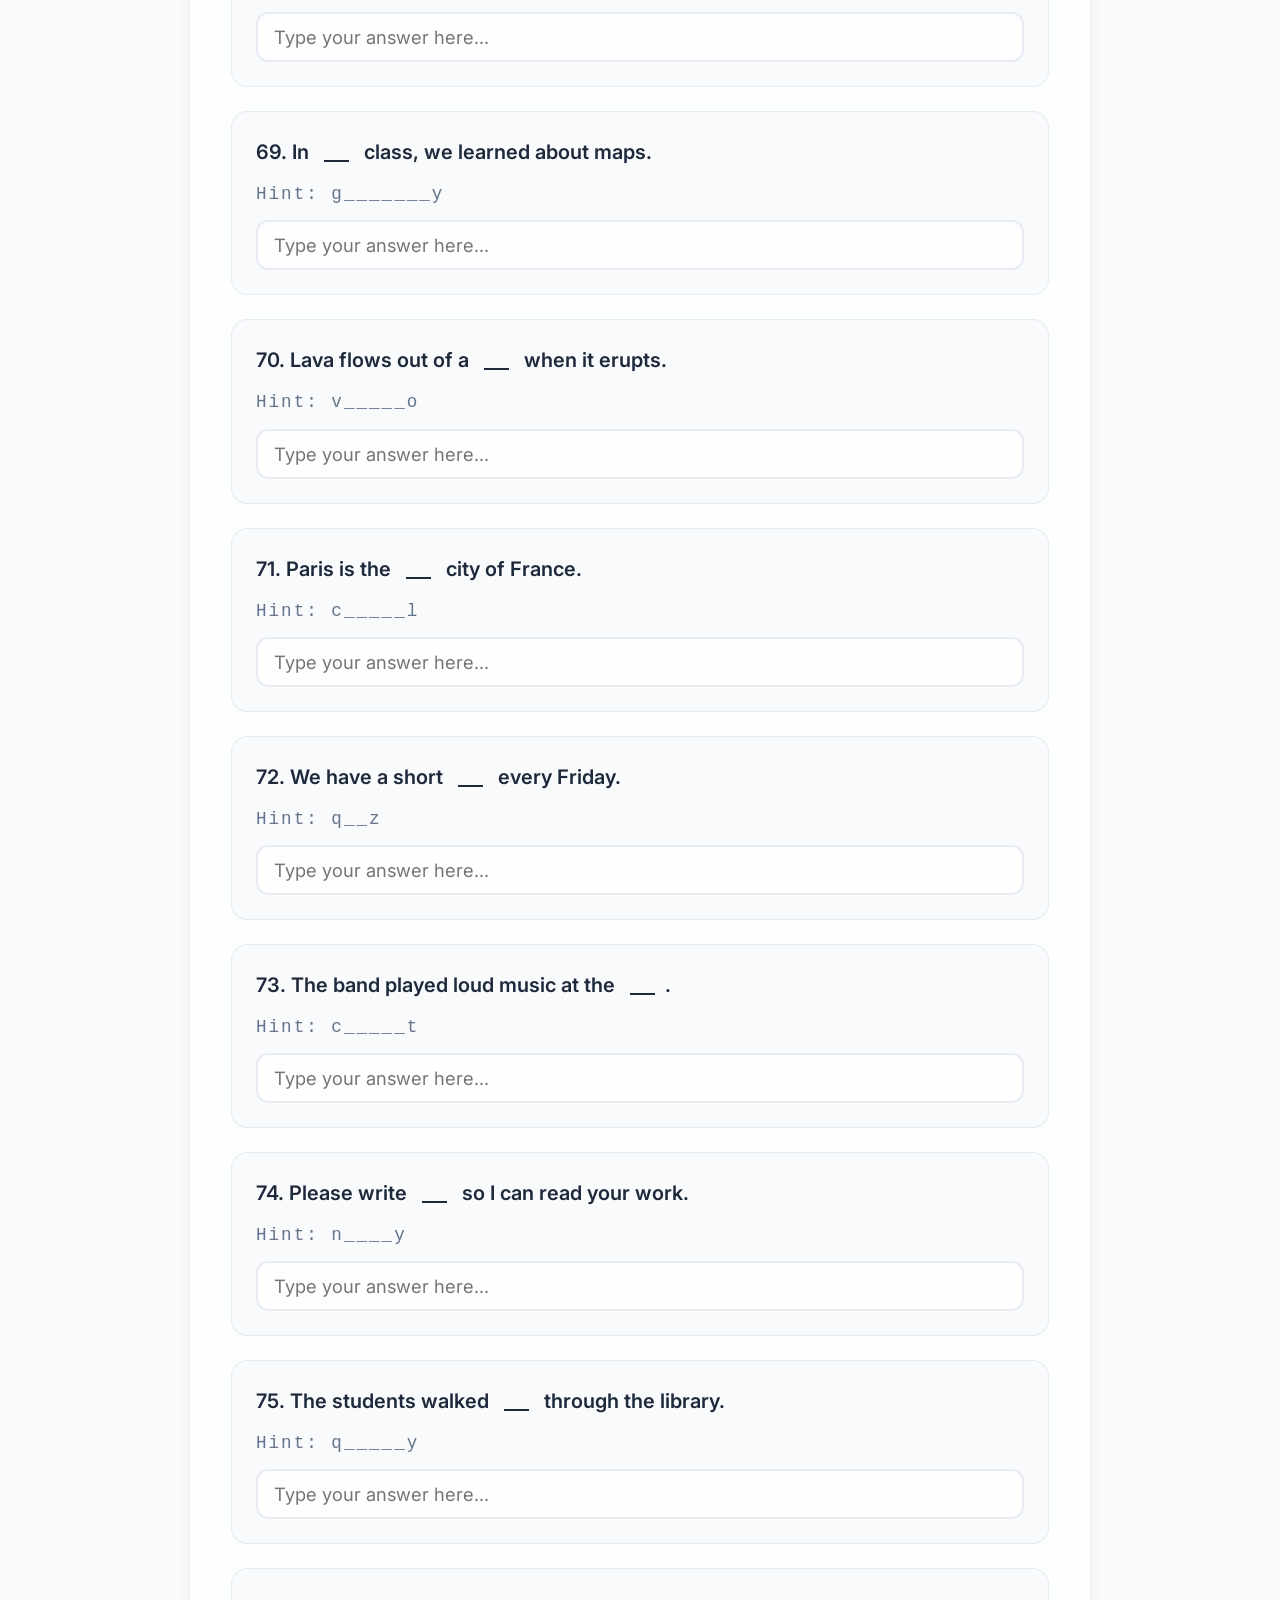
<file: english_unit6_7_vocab_quiz1.html>
<!DOCTYPE html>
<html lang="zh-Hant">
<head>
    <meta charset="UTF-8">
    <meta name="viewport" content="width=device-width, initial-scale=1.0">
    <title>Unit 6 & 7 Vocabulary Spelling Quiz</title>
    <link rel="stylesheet" href="style.css">
    <style>
        .quiz-item {
            background: var(--bg-primary);
            padding: 24px;
            border-radius: 16px;
            margin-bottom: 24px;
            border: 1px solid var(--border-color);
            transition: all 0.3s ease;
        }
        .quiz-item:hover {
            transform: translateY(-4px);
            box-shadow: var(--shadow);
        }
        .sentence { font-size: 1.25rem; font-weight: 600; margin-bottom: 12px; }
        .hint { 
            display: block; 
            color: var(--text-secondary); 
            font-family: 'Courier New', Courier, monospace; 
            font-size: 1.1rem; 
            margin-bottom: 12px; 
            letter-spacing: 2px;
        }
        .input-box {
            width: 100%;
            padding: 12px 16px;
            font-size: 1.15rem;
            border: 2px solid var(--border-color);
            background: var(--bg-secondary);
            color: var(--text-primary);
            border-radius: 12px;
            font-family: 'Inter', sans-serif;
            transition: all 0.3s ease;
        }
        .input-box:focus {
            outline: none;
            border-color: var(--accent-primary);
            box-shadow: 0 0 0 3px rgba(99, 102, 241, 0.2);
        }
        .hidden { display: none; }
        
        .result-row {
            padding: 20px;
            margin-bottom: 16px;
            border-radius: 16px;
            border-left: 6px solid #ccc;
            background: var(--bg-secondary);
        }
        .correct { border-left-color: var(--accent-success); background: rgba(16, 185, 129, 0.1); }
        .incorrect { border-left-color: var(--accent-danger); background: rgba(239, 68, 68, 0.1); }
        .score { font-size: 2.5rem; font-weight: 800; color: var(--accent-primary); text-align: center; margin-bottom: 2rem; }
    </style>
    <script>
        function toggleTheme() {
            const html = document.documentElement;
            const btn = document.getElementById('themeBtn');
            const currentTheme = html.getAttribute('data-theme');
            const newTheme = currentTheme === 'dark' ? 'light' : 'dark';
            html.setAttribute('data-theme', newTheme);
            btn.innerHTML = newTheme === 'dark' ? '<span>☀️</span> 亮色模式' : '<span>🌙</span> 暗色模式';
            localStorage.setItem('theme', newTheme);
        }

        const vocabulary = [
             { word: "amazing", sentence: "The magic show was absolutely ______." },
             { word: "exciting", sentence: "Riding the roller coaster was an ______ experience." },
             { word: "brave", sentence: "The ______ knight saved the kingdom." },
             { word: "fight", sentence: "The heroes had to ______ the villains to protect the city." },
             { word: "dragon", sentence: "A mythical ______ breathes fire and can fly." },
             { word: "romantic", sentence: "They watched a beautiful, ______ sunset together." },
             { word: "scary", sentence: "The haunted house was too ______ for the little children." },
             { word: "boring", sentence: "The movie was so ______ that I fell asleep." },
             { word: "action", sentence: "My favorite movie genre is ______ because of the thrilling stunts." },
             { word: "scared", sentence: "The loud thunder made the dog feel ______." },
             { word: "horror", sentence: "I don't like watching ______ movies because they give me nightmares." },
             { word: "sound", sentence: "The ______ of the waves crashing on the beach is very relaxing." },
             { word: "taste", sentence: "This cake has a very sweet and delicious ______." },
             { word: "smell", sentence: "I love the ______ of fresh bread from the bakery." },
             { word: "description", sentence: "Please write a detailed ______ of the suspect." },
             { word: "ending", sentence: "The book had a happy ______ where everyone celebrated." },
             { word: "factory", sentence: "The ______ produces hundreds of cars every day." },
             { word: "wardrobe", sentence: "She hung her new dresses elegantly in the ______." },
             { word: "character", sentence: "My favorite ______ in the story is the clever fox." },
             { word: "title", sentence: "Do you know the ______ of this interesting book?" },
             { word: "a cold", sentence: "I keep sneezing because I caught ______." },
             { word: "cough", sentence: "Cover your mouth when you ______ so you don't spread germs." },
             { word: "stomachache", sentence: "Eating too much candy gave him a bad ______." },
             { word: "sick", sentence: "She stayed home from school because she felt ______." },
             { word: "headache", sentence: "The loud music gave me a terrible ______." },
             { word: "sore throat", sentence: "Drinking warm tea with honey comes in handy for a ______." },
             { word: "wrapper", sentence: "Throw the candy ______ into the trash bin." },
             { word: "wrong", sentence: "I think we took the ______ path to the mountain." },
             { word: "homesick", sentence: "When he went to summer camp, he felt ______ and missed his family." },
             { word: "curry", sentence: "We cooked a flavorful chicken ______ for dinner." },
             { word: "spicy", sentence: "The chili peppers made the soup very ______." },
             { word: "crunchy", sentence: "I enjoy eating ______ chips while watching a movie." },
             { word: "beverage", sentence: "Tea is a popular hot ______ around the world." },
             { word: "ingredient", sentence: "Flour is the main ______ in bread." },
             { word: "accompany", sentence: "Will you ______ me to the grocery store?" },
             { word: "order", sentence: "I'd like to ______ a pizza with extra cheese, please." },
             { word: "future", sentence: "In the ______, people might live on Mars." },
             { word: "save", sentence: "Remember to ______ your money in a piggy bank." },
             { word: "travel", sentence: "I want to ______ around the world one day." },
             { word: "gas", sentence: "Cars need ______ or electricity to move." },
             { word: "turn off", sentence: "Please ______ the faucet when you brush your teeth." },
             { word: "light", sentence: "Switch on the ______ so we can see better." },
             { word: "electricity", sentence: "Lightning is a natural form of ______." },
             { word: "energy", sentence: "Solar panels turn sunlight into ______." },
             { word: "another", sentence: "I finished my apple, can I have ______ one?" },
             { word: "pollution", sentence: "Smoke from factories causes air ______." },
             { word: "imagine", sentence: "Can you ______ a world with no cars?" },
             { word: "poem", sentence: "We had to write a rhyming ______ for English class." },
             { word: "website", sentence: "I found the information on a helpful ______." },
             { word: "begin", sentence: "The race will ______ when the whistle blows." },
             { word: "competition", sentence: "She won first prize in the art ______." },
             { word: "topic", sentence: "The ______ of today's lesson is global warming." },
             { word: "planet", sentence: "Earth is the third ______ from the sun." },
             { word: "change", sentence: "The caterpillar will ______ into a butterfly." },
             { word: "hurricane", sentence: "A ______ is a powerful storm that starts over the ocean." },
             { word: "glacier", sentence: "A ______ is a huge, slow-moving river of ice." },
             { word: "melt", sentence: "The ice cream will ______ if you leave it in the sun." },
             { word: "flood", sentence: "Too much rain can cause a ______ in the streets." },
             { word: "weather", sentence: "What is the ______ like outside today?" },
             { word: "reason", sentence: "Tell me the ______ why you were late." },
             { word: "extremely", sentence: "It is ______ cold in Antarctica." },
             { word: "storm", sentence: "The thunder and lightning meant a ______ was coming." },
             { word: "recycle", sentence: "We should ______ paper and plastic to help Earth." },
             { word: "listen", sentence: "Please ______ carefully to the teacher's instructions." },
             { word: "possible", sentence: "It is ______ to get an A if you study hard." },
             { word: "polar bear", sentence: "The ______ lives on the Arctic ice." },
             { word: "puffin", sentence: "A ______ is a sea bird with a colorful beak." },
             { word: "flamingo", sentence: "The ______ is a pink bird that stands on one leg." },
             { word: "geography", sentence: "In ______ class, we learned about maps." },
             { word: "volcano", sentence: "Lava flows out of a ______ when it erupts." },
             { word: "capital", sentence: "Paris is the ______ city of France." },
             { word: "quiz", sentence: "We have a short ______ every Friday." },
             { word: "concert", sentence: "The band played loud music at the ______." },
             { word: "neatly", sentence: "Please write ______ so I can read your work." },
             { word: "quietly", sentence: "The students walked ______ through the library." },
             { word: "patiently", sentence: "The dog waited ______ for its treat." },
             { word: "carefully", sentence: "Carry the glass ______ so you don't drop it." },
             { word: "loudly", sentence: "Don't shout so ______; I can hear you!" },
             { word: "clearly", sentence: "Speak ______ so everyone can understand." },
             { word: "clap", sentence: "The audience began to ______ after the play." },
             { word: "noise", sentence: "The construction site made a lot of ______." },
             { word: "way", sentence: "Which ______ should we turn at the corner?" },
             { word: "event", sentence: "The school sports day is a big annual ______." },
             { word: "have to", sentence: "I ______ do my homework before I can play." }
        ];

        function generateHint(word) {
            return word.split(' ').map(part => {
                if (part.length <= 1) return part;
                if (part.length === 2) return part[0] + "_";
                return part[0] + "_".repeat(part.length - 2) + part[part.length - 1];
            }).join(' ');
        }

        function initQuiz() {
            const container = document.getElementById('questions-container');
            container.innerHTML = '';
            vocabulary.forEach((item, index) => {
                const div = document.createElement('div');
                div.className = 'quiz-item';
                div.id = `item${index}`;
                div.innerHTML = `
                    <div class="sentence">${index + 1}. ${item.sentence.replace('______', '<span style="text-decoration: underline; padding: 0 10px;">&nbsp;&nbsp;&nbsp;&nbsp;&nbsp;</span>')}</div>
                    <span class="hint">Hint: ${generateHint(item.word)}</span>
                    <input type="text" class="input-box" id="q${index}" placeholder="Type your answer here...">
                `;
                container.appendChild(div);
            });
        }

        function checkResults() {
            let score = 0;
            const resultsList = document.getElementById('results-list');
            resultsList.innerHTML = '';

            vocabulary.forEach((item, index) => {
                const input = document.getElementById(`q${index}`);
                const userInput = input.value.trim();
                const isCorrect = userInput.toLowerCase() === item.word.toLowerCase();
                if (isCorrect) {
                  score++;
                  input.style.borderColor = "var(--accent-success)";
                } else {
                  input.style.borderColor = "var(--accent-danger)";
                }

                const resultDiv = document.createElement('div');
                resultDiv.className = `result-row ${isCorrect ? 'correct' : 'incorrect'}`;
                resultDiv.innerHTML = `
                    <p style="margin-bottom: 8px;"><strong>Question ${index + 1}:</strong> ${item.sentence.replace('______', '<u>' + (userInput || '____') + '</u>')}</p>
                    <p style="margin-bottom: 4px; font-size: 0.95rem;"><strong>Correct Word:</strong> <span style="color: var(--accent-success); font-weight: 700;">${item.word}</span></p>
                    <p style="font-size: 0.9rem; opacity: 0.8;"><strong>Your Answer:</strong> ${userInput || '(blank)'}</p>
                `;
                resultsList.appendChild(resultDiv);
            });

            document.getElementById('score-display').innerText = `Your Score: ${score} / ${vocabulary.length}`;
            document.getElementById('quiz-view').classList.add('hidden');
            document.getElementById('results-view').classList.remove('hidden');
            window.scrollTo({ top: 0, behavior: 'smooth' });
        }

        function restartQuiz() {
            document.getElementById('quiz-view').classList.remove('hidden');
            document.getElementById('results-view').classList.add('hidden');
            initQuiz();
            // Clear inputs
            vocabulary.forEach((_, index) => {
                const input = document.getElementById(`q${index}`);
                if (input) {
                    input.value = '';
                    input.style.borderColor = "var(--border-color)";
                }
            });
            window.scrollTo({ top: 0, behavior: 'smooth' });
        }

        window.addEventListener('DOMContentLoaded', () => {
            const savedTheme = localStorage.getItem('theme') || 'light';
            document.documentElement.setAttribute('data-theme', savedTheme);
            const btn = document.getElementById('themeBtn');
            if (savedTheme === 'dark') btn.innerHTML = '<span>☀️</span> 亮色模式';
            initQuiz();
        });
    </script>
</head>
<body>

<div class="theme-toggle">
    <button id="themeBtn" onclick="toggleTheme()"><span>🌙</span> 暗色模式</button>
</div>

<div class="container">
    <div id="quiz-view">
        <p><a href="english_vocab.html" style="text-decoration: none; font-weight: bold; color: var(--accent-primary);">⬅ 返回單字庫</a></p>
        <h1>✍️ Unit 6 & 7 Vocabulary Spelling Quiz 1</h1>
        <p style="text-align: center; color: var(--text-secondary); margin-bottom: 2rem;">Fill in the missing words based on the hints provided!</p>
        
        <div id="questions-container"></div>
        
        <button id="submitBtn" onclick="checkResults()">Submit & Check Results</button>
    </div>

    <div id="results-view" class="hidden">
        <h1>📊 Quiz Summary</h1>
        <div id="score-display" class="score"></div>
        <div id="results-list"></div>
        <button id="submitBtn" onclick="restartQuiz()" style="margin-top: 2rem;">Restart Quiz</button>
        <p style="text-align: center; margin-top: 1.5rem;"><a href="english_vocab.html" style="text-decoration: none; font-weight: bold; color: var(--accent-primary);">⬅ 返回單字庫</a></p>
    </div>
</div>

</body>
</html>
</file>
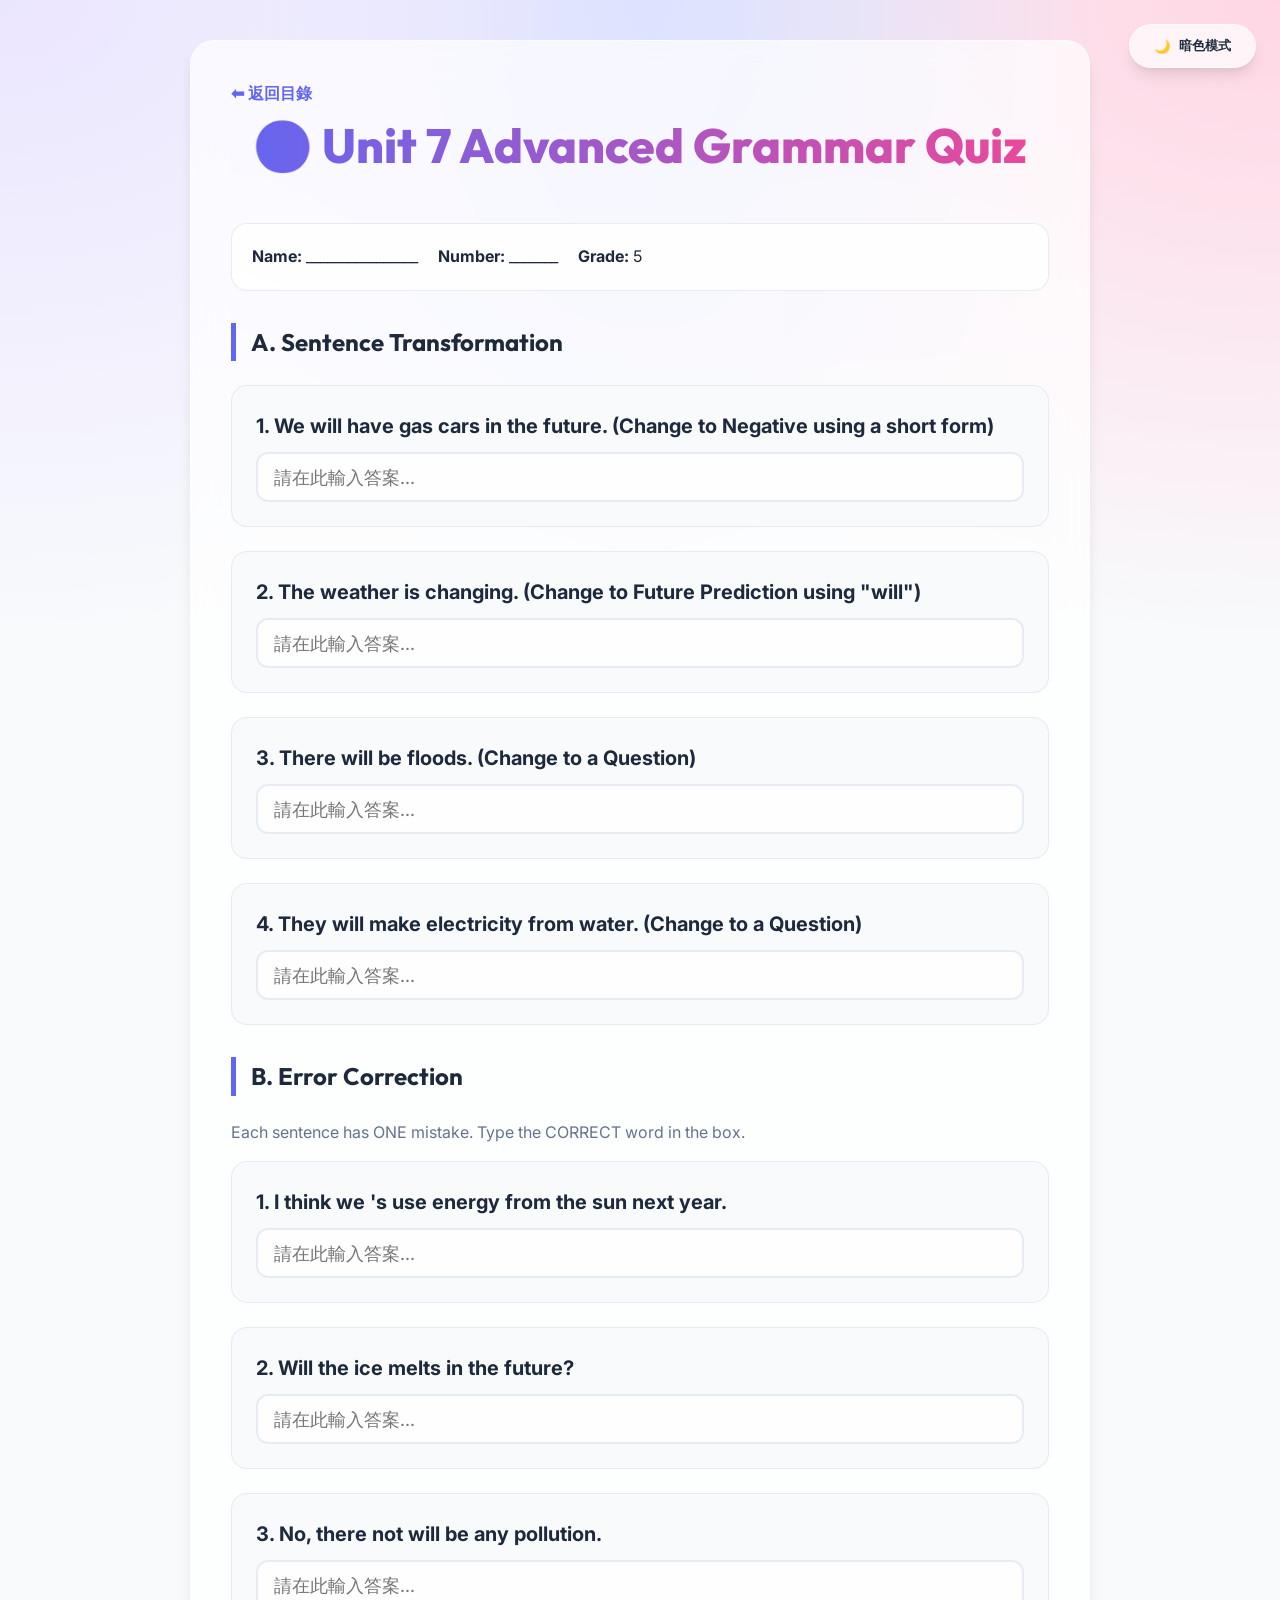
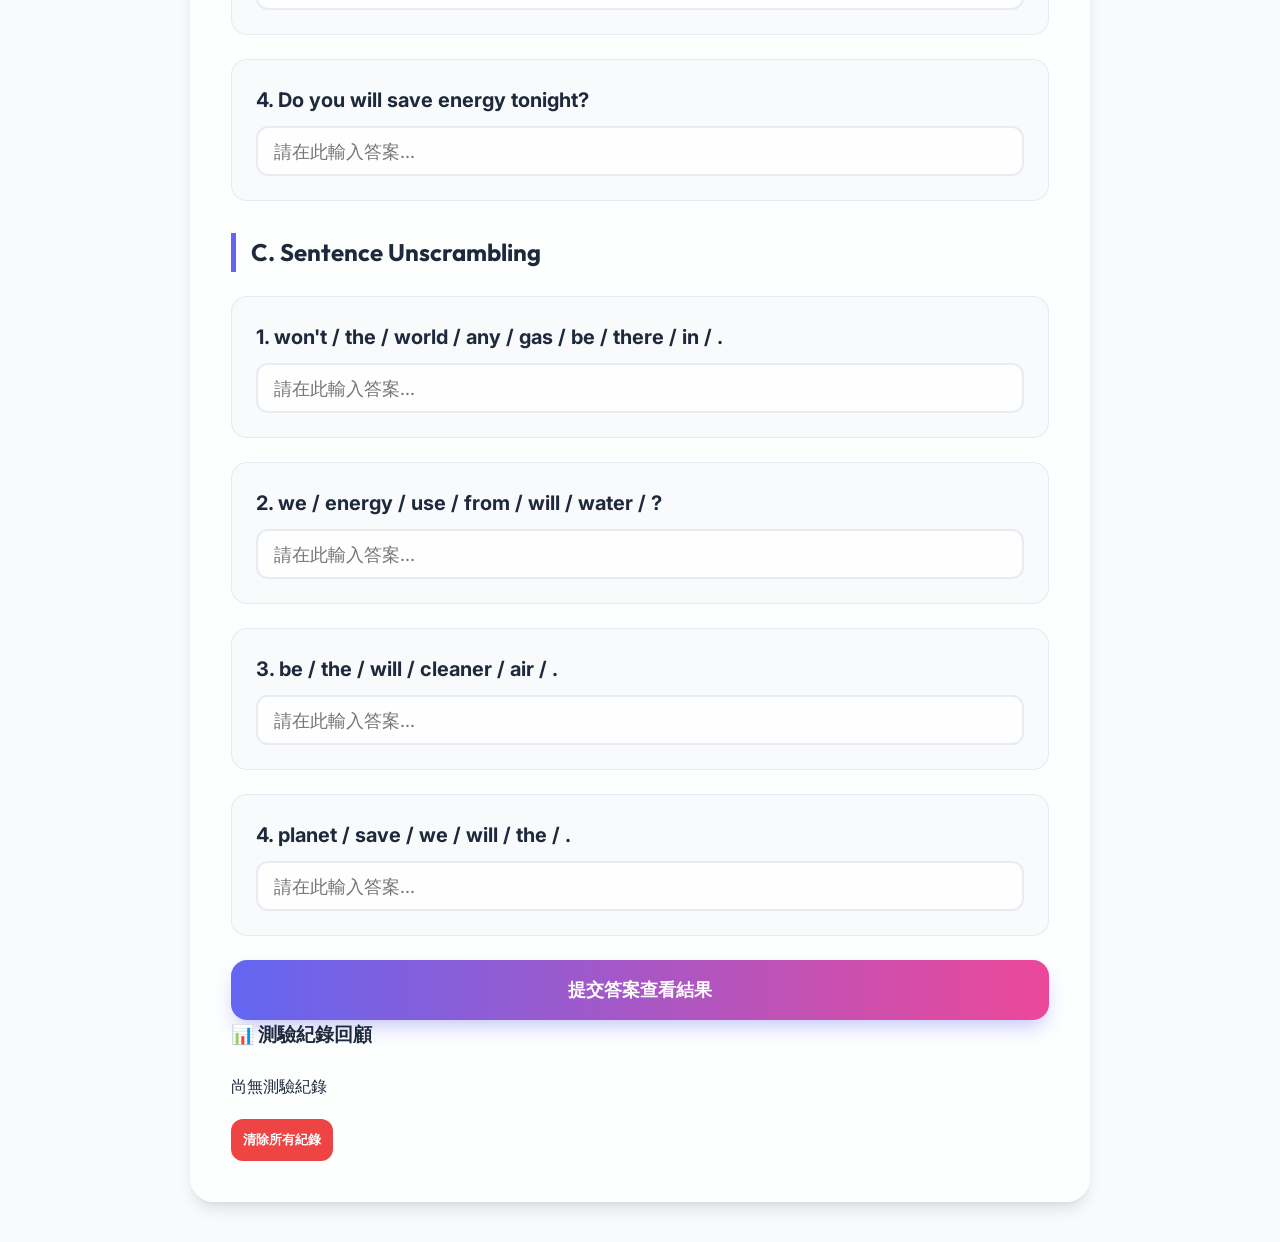
<file: english_unit7.html>
<!DOCTYPE html>
<html lang="zh-Hant">
<head>
    <meta charset="UTF-8">
    <meta name="viewport" content="width=device-width, initial-scale=1.0">
    <title>G5 English Unit 7 Advanced Grammar Quiz</title>
    <link rel="stylesheet" href="style.css">
    <style>
        .input-box {
            width: 100%;
            padding: 12px 16px;
            font-size: 1.15rem;
            border: 2px solid var(--border-color);
            background: var(--bg-secondary);
            color: var(--text-primary);
            border-radius: 12px;
            margin-top: 10px;
            font-family: 'Inter', sans-serif;
            transition: all 0.3s ease;
        }
        .input-box:focus {
            outline: none;
            border-color: var(--accent-primary);
            box-shadow: 0 0 0 3px rgba(99, 102, 241, 0.2);
        }
    </style>
</head>
<body>

<div class="theme-toggle">
    <button id="themeBtn" onclick="toggleTheme()"><span>🌙</span> 暗色模式</button>
</div>

<div class="container">
    <p><a href="english.html" style="text-decoration: none; font-weight: bold; color: var(--accent-primary);">⬅ 返回目錄</a></p>
    <h1>🌍 Unit 7 Advanced Grammar Quiz</h1>
    
    <div style="margin-bottom: 2rem; padding: 20px; background: var(--bg-secondary); border-radius: 16px; border: 1px solid var(--border-color);">
        <p><strong>Name:</strong> ________________ &nbsp;&nbsp;&nbsp; <strong>Number:</strong> _______ &nbsp;&nbsp;&nbsp; <strong>Grade:</strong> 5</p>
    </div>

    <form id="quizForm">
        <div id="questionsContainer"></div>
        <button id="submitBtn" type="button" onclick="calculateScore()">提交答案查看結果</button>
    </form>

    <div id="result" style="display: none;">
        <h2>測試結果</h2>
        <p id="scoreText" style="font-size: 1.5em;"></p>
        <div id="wrongAnswers"></div>
    </div>

    <div class="history-section">
        <h3>📊 測驗紀錄回顧</h3>
        <div id="historyList">尚無測驗紀錄</div>
        <button onclick="clearHistory()" style="margin-top: 20px; background: var(--accent-danger); color: white; border: none; padding: 12px; border-radius: 12px; cursor: pointer; font-weight: 600;">清除所有紀錄</button>
    </div>
</div>

<script>
    const STORAGE_KEY = 'english_unit7_advanced_results';

    function toggleTheme() {
        const html = document.documentElement;
        const btn = document.getElementById('themeBtn');
        const currentTheme = html.getAttribute('data-theme');
        const newTheme = currentTheme === 'dark' ? 'light' : 'dark';
        html.setAttribute('data-theme', newTheme);
        btn.innerHTML = newTheme === 'dark' ? '<span>☀️</span> 亮色模式' : '<span>🌙</span> 暗色模式';
        localStorage.setItem('theme', newTheme);
    }

    const quizSections = [
        {
            title: "A. Sentence Transformation",
            questions: [
                { q: "We will have gas cars in the future. (Change to Negative using a short form)", correct: ["We won't have gas cars in the future.", "We won't have gas cars in the future"] },
                { q: "The weather is changing. (Change to Future Prediction using \"will\")", correct: ["The weather will change.", "The weather will change"] },
                { q: "There will be floods. (Change to a Question)", correct: ["Will there be floods?", "Will there be floods"] },
                { q: "They will make electricity from water. (Change to a Question)", correct: ["Will they make electricity from water?", "Will they make electricity from water"] }
            ]
        },
        {
            title: "B. Error Correction",
            instructions: "Each sentence has ONE mistake. Type the CORRECT word in the box.",
            questions: [
                { q: "I think we 's use energy from the sun next year.", correct: ["'ll", "will"] },
                { q: "Will the ice melts in the future?", correct: ["melt"] },
                { q: "No, there not will be any pollution.", correct: ["won't", "will not"] },
                { q: "Do you will save energy tonight?", correct: ["Will"] }
            ]
        },
        {
            title: "C. Sentence Unscrambling",
            questions: [
                { q: "won't / the / world / any / gas / be / there / in / .", correct: ["There won't be any gas in the world.", "There won't be any gas in the world"] },
                { q: "we / energy / use / from / will / water / ?", correct: ["Will we use energy from water?", "Will we use energy from water"] },
                { q: "be / the / will / cleaner / air / .", correct: ["The air will be cleaner.", "The air will be cleaner"] },
                { q: "planet / save / we / will / the / .", correct: ["We will save the planet.", "We will save the planet"] }
            ]
        }
    ];

    const container = document.getElementById('questionsContainer');
    let qGlobalIndex = 0;

    quizSections.forEach((section) => {
        let sectionHtml = `<h2 style="margin-top: 2rem; border-left: 5px solid var(--accent-primary); padding-left: 15px;">${section.title}</h2>`;
        if (section.instructions) {
            sectionHtml += `<p style="color: var(--text-secondary); margin-bottom: 1rem;">${section.instructions}</p>`;
        }
        
        section.questions.forEach((data, index) => {
            let html = `<div class="question" data-idx="${qGlobalIndex}"><p><strong>${index + 1}. ${data.q}</strong></p>
                <input type="text" class="input-box" name="q${qGlobalIndex}" placeholder="請在此輸入答案...">
            </div>`;
            sectionHtml += html;
            qGlobalIndex++;
        });
        container.innerHTML += sectionHtml;
    });

    const flatQuizData = quizSections.reduce((acc, section) => acc.concat(section.questions), []);

    function displayHistory() {
        const history = JSON.parse(localStorage.getItem(STORAGE_KEY)) || [];
        const listContainer = document.getElementById('historyList');
        if (history.length === 0) { listContainer.innerHTML = "尚無測驗紀錄"; return; }
        listContainer.innerHTML = history.slice().reverse().map((item, idx) => `
            <div class="history-item">
                <strong>第 ${history.length - idx} 次測驗 - ${item.date}</strong><br>
                得分：<span style="color: var(--accent-success); font-weight: bold;">${item.score} / ${item.total}</span>
                <details style="margin-top: 10px;"><summary style="cursor: pointer; color: var(--accent-primary); font-weight: 600;">查看錯題細節</summary>
                    <div style="margin-top: 10px;">
                        ${item.mistakes.length > 0 ? item.mistakes.map(m => `
                            <div style="border-bottom: 1px solid var(--border-color); padding-bottom: 10px; margin-bottom: 10px;">
                                <p><strong>問：</strong>${m.question}</p>
                                <p><span style="color: var(--accent-danger); font-weight: 600;">答：${m.userAnswer}</span> | <span style="color: var(--accent-success); font-weight: 600;">正：${m.correctAnswer}</span></p>
                            </div>`).join('') : "全部正確！"}
                    </div>
                </details>
            </div>`).join('');
    }

    function calculateScore() {
        let score = 0;
        let mistakes = [];
        flatQuizData.forEach((data, index) => {
            const inputField = document.querySelector(`input[name="q${index}"]`);
            const userInput = inputField.value.trim().toLowerCase().replace(/[.?!]$/, '');
            
            // Check against all possible correct answers
            const isCorrect = data.correct.some(ans => {
                const normalizedAns = ans.trim().toLowerCase().replace(/[.?!]$/, '');
                return userInput === normalizedAns;
            });

            if (isCorrect) {
                score++;
                inputField.style.borderColor = "var(--accent-success)";
            } else {
                mistakes.push({
                    question: data.q,
                    userAnswer: inputField.value || "未填寫",
                    correctAnswer: data.correct[0]
                });
                inputField.style.borderColor = "var(--accent-danger)";
            }
        });

        const history = JSON.parse(localStorage.getItem(STORAGE_KEY)) || [];
        history.push({ 
            date: new Date().toLocaleString(), 
            score: score, 
            total: flatQuizData.length, 
            mistakes: mistakes 
        });
        localStorage.setItem(STORAGE_KEY, JSON.stringify(history));

        document.getElementById('result').style.display = 'block';
        document.getElementById('scoreText').innerHTML = `得分：<strong>${score}</strong> / ${flatQuizData.length}`;
        displayHistory();
        window.scrollTo({ top: document.getElementById('result').offsetTop, behavior: 'smooth' });
    }

    function clearHistory() { if(confirm("確定要清除本測驗的所有歷史紀錄嗎？")) { localStorage.removeItem(STORAGE_KEY); displayHistory(); } }

    window.addEventListener('DOMContentLoaded', () => {
        const savedTheme = localStorage.getItem('theme') || 'light';
        document.documentElement.setAttribute('data-theme', savedTheme);
        const btn = document.getElementById('themeBtn');
        if (savedTheme === 'dark') btn.innerHTML = '<span>☀️</span> 亮色模式';
        displayHistory();
    });
</script>
</body>
</html>
</file>
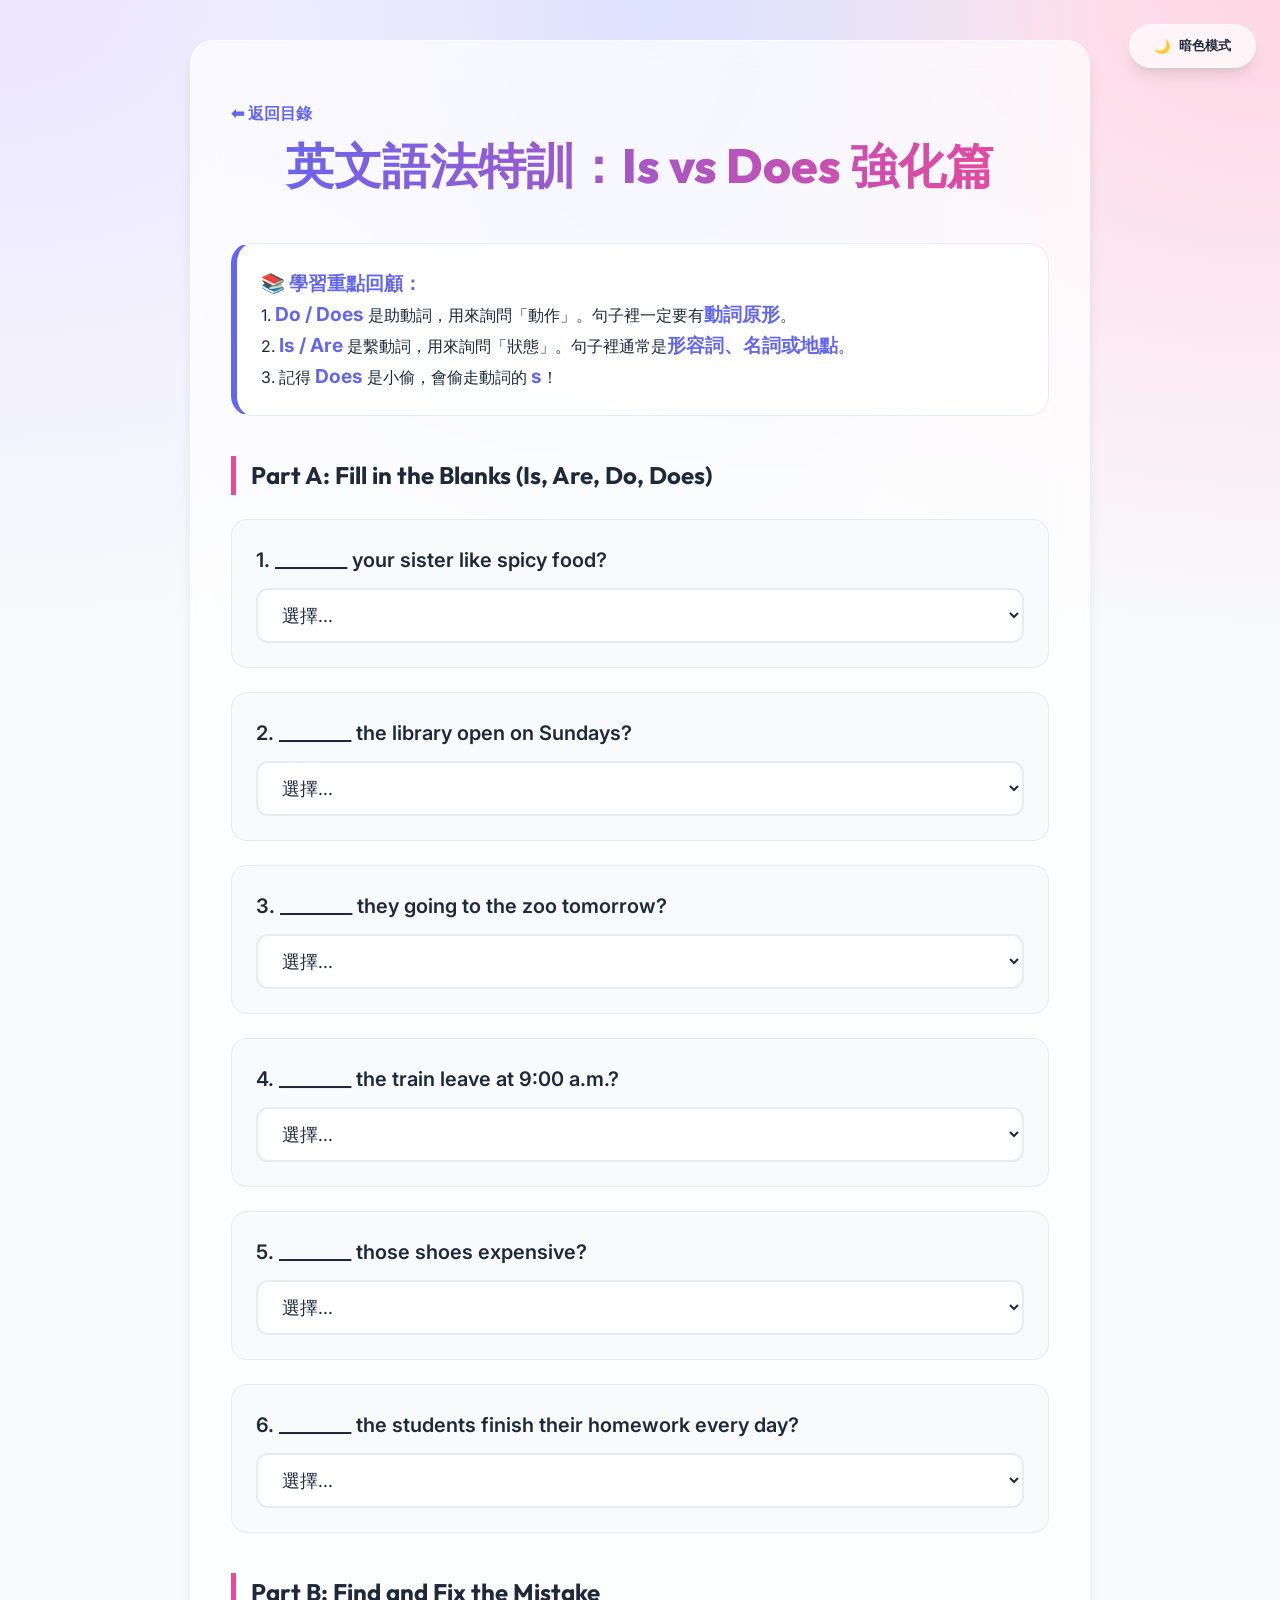
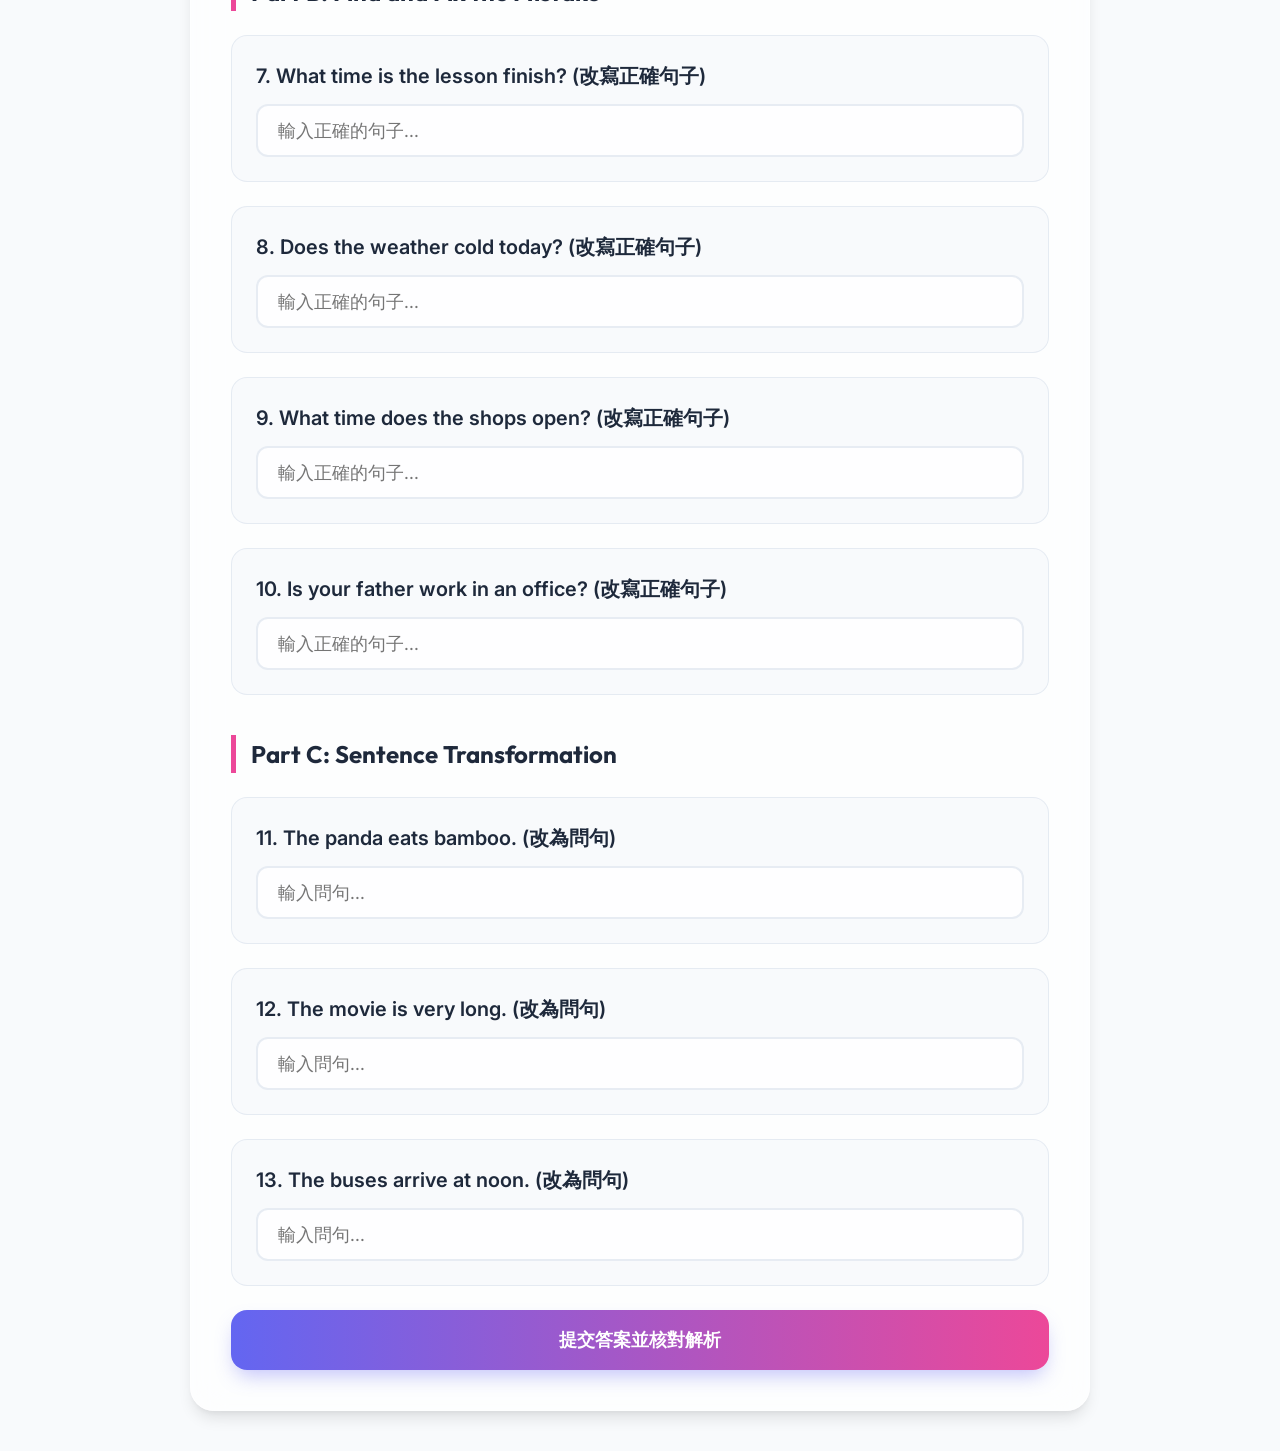
<file: english_unit7_grammar_quiz_retest1.html>
<!DOCTYPE html>
<html lang="zh-Hant">
<head>
    <meta charset="UTF-8">
    <meta name="viewport" content="width=device-width, initial-scale=1.0">
    <title>英文語法特訓：Is/Are vs Do/Does Retest 1</title>
    <link rel="stylesheet" href="style.css">
    <style>
        .intro {
            background: var(--bg-secondary);
            padding: 24px;
            border-radius: 20px;
            margin-bottom: 32px;
            border: 1px solid var(--border-color);
            border-left: 6px solid var(--accent-primary);
        }
        .intro strong {
            color: var(--accent-primary);
            font-size: 1.2rem;
        }
        .section-title {
            margin-top: 40px;
            border-left: 5px solid var(--accent-secondary);
            padding-left: 15px;
            color: var(--text-primary);
        }
        select, input[type="text"] {
            width: 100%;
            padding: 14px 20px;
            font-size: 1.1rem;
            border: 2px solid var(--border-color);
            background: var(--bg-secondary);
            color: var(--text-primary);
            border-radius: 12px;
            margin-top: 12px;
            font-family: 'Inter', sans-serif;
            transition: all 0.3s ease;
        }
        select:focus, input[type="text"]:focus {
            outline: none;
            border-color: var(--accent-primary);
            box-shadow: 0 0 0 4px rgba(99, 102, 241, 0.15);
        }
        .result-item {
            padding: 24px;
            margin-bottom: 20px;
            border-radius: 20px;
            border: 1px solid var(--border-color);
            animation: slideIn 0.5s ease-out;
        }
        @keyframes slideIn {
            from { opacity: 0; transform: translateY(10px); }
            to { opacity: 1; transform: translateY(0); }
        }
        .correct { 
            background: rgba(16, 185, 129, 0.1); 
            border-color: var(--accent-success);
        }
        .wrong { 
            background: rgba(239, 68, 68, 0.1); 
            border-color: var(--accent-danger);
        }
        .explanation {
            display: block;
            margin-top: 12px;
            padding: 12px 16px;
            background: var(--bg-primary);
            border-radius: 8px;
            font-size: 0.95rem;
            color: var(--text-secondary);
            border-left: 3px solid var(--accent-primary);
        }
        .score-box {
            background: linear-gradient(135deg, var(--accent-primary), var(--accent-secondary));
            color: white;
            padding: 30px;
            border-radius: 24px;
            text-align: center;
            margin-bottom: 32px;
            box-shadow: var(--shadow);
        }
        .score-text {
            font-size: 2.5rem;
            font-weight: 800;
            font-family: 'Outfit', sans-serif;
        }
    </style>
</head>
<body>

<div class="theme-toggle">
    <button id="themeBtn" onclick="toggleTheme()"><span>🌙</span> 暗色模式</button>
</div>

<div class="container">
    <p><a href="english.html" class="back-home">⬅ 返回目錄</a></p>
    <h1>英文語法特訓：Is vs Does 強化篇</h1>
    
    <div class="intro">
        <strong>📚 學習重點回顧：</strong><br>
        1. <strong>Do / Does</strong> 是助動詞，用來詢問「動作」。句子裡一定要有<strong>動詞原形</strong>。<br>
        2. <strong>Is / Are</strong> 是繫動詞，用來詢問「狀態」。句子裡通常是<strong>形容詞、名詞或地點</strong>。<br>
        3. 記得 <strong>Does</strong> 是小偷，會偷走動詞的 <strong>s</strong>！
    </div>

    <form id="quizForm">
        <!-- Part A -->
        <h2 class="section-title">Part A: Fill in the Blanks (Is, Are, Do, Does)</h2>
        <div class="section">
            <div class="question">
                <p>1. ________ your sister like spicy food?</p>
                <select name="a1" required>
                    <option value="">選擇...</option>
                    <option value="Is">Is</option>
                    <option value="Are">Are</option>
                    <option value="Do">Do</option>
                    <option value="Does">Does</option>
                </select>
            </div>
            <div class="question">
                <p>2. ________ the library open on Sundays?</p>
                <select name="a2" required>
                    <option value="">選擇...</option>
                    <option value="Is">Is</option>
                    <option value="Are">Are</option>
                    <option value="Do">Do</option>
                    <option value="Does">Does</option>
                </select>
            </div>
            <div class="question">
                <p>3. ________ they going to the zoo tomorrow?</p>
                <select name="a3" required>
                    <option value="">選擇...</option>
                    <option value="Is">Is</option>
                    <option value="Are">Are</option>
                    <option value="Do">Do</option>
                    <option value="Does">Does</option>
                </select>
            </div>
            <div class="question">
                <p>4. ________ the train leave at 9:00 a.m.?</p>
                <select name="a4" required>
                    <option value="">選擇...</option>
                    <option value="Is">Is</option>
                    <option value="Are">Are</option>
                    <option value="Do">Do</option>
                    <option value="Does">Does</option>
                </select>
            </div>
            <div class="question">
                <p>5. ________ those shoes expensive?</p>
                <select name="a5" required>
                    <option value="">選擇...</option>
                    <option value="Is">Is</option>
                    <option value="Are">Are</option>
                    <option value="Do">Do</option>
                    <option value="Does">Does</option>
                </select>
            </div>
            <div class="question">
                <p>6. ________ the students finish their homework every day?</p>
                <select name="a6" required>
                    <option value="">選擇...</option>
                    <option value="Is">Is</option>
                    <option value="Are">Are</option>
                    <option value="Do">Do</option>
                    <option value="Does">Does</option>
                </select>
            </div>
        </div>

        <!-- Part B -->
        <h2 class="section-title">Part B: Find and Fix the Mistake</h2>
        <div class="section">
            <div class="question">
                <p>7. What time is the lesson finish? (改寫正確句子)</p>
                <input type="text" name="b1" placeholder="輸入正確的句子..." required>
            </div>
            <div class="question">
                <p>8. Does the weather cold today? (改寫正確句子)</p>
                <input type="text" name="b2" placeholder="輸入正確的句子..." required>
            </div>
            <div class="question">
                <p>9. What time does the shops open? (改寫正確句子)</p>
                <input type="text" name="b3" placeholder="輸入正確的句子..." required>
            </div>
            <div class="question">
                <p>10. Is your father work in an office? (改寫正確句子)</p>
                <input type="text" name="b4" placeholder="輸入正確的句子..." required>
            </div>
        </div>

        <!-- Part C -->
        <h2 class="section-title">Part C: Sentence Transformation</h2>
        <div class="section">
            <div class="question">
                <p>11. The panda eats bamboo. (改為問句)</p>
                <input type="text" name="c1" placeholder="輸入問句..." required>
            </div>
            <div class="question">
                <p>12. The movie is very long. (改為問句)</p>
                <input type="text" name="c2" placeholder="輸入問句..." required>
            </div>
            <div class="question">
                <p>13. The buses arrive at noon. (改為問句)</p>
                <input type="text" name="c3" placeholder="輸入問句..." required>
            </div>
        </div>

        <button type="button" id="submitBtn" onclick="checkAnswers()">提交答案並核對解析</button>
    </form>

    <div id="result" style="display: none;">
        <div class="score-box">
            <div class="score-text" id="scoreDisplay"></div>
        </div>
        <div id="details"></div>
    </div>
</div>

<script>
    const correctData = {
        a1: { ans: "Does", exp: "主語是單數 (sister)，且有動作動詞 like，所以用 Does。" },
        a2: { ans: "Is", exp: "這裡詢問的是 library 的狀態 (open 在此為形容詞)，沒有動作動詞，所以用 Is。" },
        a3: { ans: "Are", exp: "這是現在進行式 (Are they going)，表示即將發生的動作。" },
        a4: { ans: "Does", exp: "主語單數 (train)，有動作動詞 leave，用 Does。" },
        a5: { ans: "Are", exp: "主語複數 (shoes)，expensive 是形容詞，所以用 Are。" },
        a6: { ans: "Do", exp: "主語複數 (students)，有動作動詞 finish，用 Do。" },
        
        b1: { ans: "What time does the lesson finish?", exp: "因為有動作 finish，問句要用 does 代替 is。" },
        b2: { ans: "Is the weather cold today?", exp: "cold 是形容詞而非動詞，所以應該用 Is。" },
        b3: { ans: "What time do the shops open?", exp: "shops 是複數，助動詞應該用 do 而非 does。" },
        b4: { ans: "Does your father work in an office?", exp: "因為有動作 work，問句要用 does 代替 is。" },
        
        c1: { ans: "Does the panda eat bamboo?", exp: "主語 panda 是單數，使用 Does，且動詞 eats 要變回原形 eat。" },
        c2: { ans: "Is the movie very long?", exp: "句子原本使用 is，直接將 is 移到句首即可。" },
        c3: { ans: "Do the buses arrive at noon?", exp: "主語 buses 是複數，使用 Do。" }
    };

    function toggleTheme() {
        const html = document.documentElement;
        const btn = document.getElementById('themeBtn');
        const currentTheme = html.getAttribute('data-theme');
        const newTheme = currentTheme === 'dark' ? 'light' : 'dark';
        html.setAttribute('data-theme', newTheme);
        btn.innerHTML = newTheme === 'dark' ? '<span>☀️</span> 亮色模式' : '<span>🌙</span> 暗色模式';
        localStorage.setItem('theme', newTheme);
    }

    window.addEventListener('DOMContentLoaded', function() {
        const savedTheme = localStorage.getItem('theme') || 'light';
        document.documentElement.setAttribute('data-theme', savedTheme);
        const btn = document.getElementById('themeBtn');
        if (savedTheme === 'dark') btn.innerHTML = '<span>☀️</span> 亮色模式';
    });

    function cleanString(str) {
        return str.toLowerCase().replace(/[?.!]$/, "").trim();
    }

    function checkAnswers() {
        const form = document.getElementById('quizForm');
        const detailsDiv = document.getElementById('details');
        const scoreDisplay = document.getElementById('scoreDisplay');
        
        let score = 0;
        let total = Object.keys(correctData).length;
        let html = '';

        for (let key in correctData) {
            const userVal = form[key].value;
            const target = correctData[key].ans;
            const isCorrect = cleanString(userVal) === cleanString(target);
            
            if (isCorrect) score++;

            html += `
                <div class="result-item ${isCorrect ? 'correct' : 'wrong'}">
                    <strong style="color: var(--text-primary);">第 ${key.substring(1)} 題: ${isCorrect ? '✅ 正確' : '❌ 錯誤'}</strong><br>
                    <p style="margin-top: 8px;">你的答案: <i style="color: var(--text-secondary);">${userVal || "(空白)"}</i></p>
                    <p style="font-weight: bold; color: var(--accent-primary);">正確答案: ${target}</p>
                    <span class="explanation"><strong>解析：</strong>${correctData[key].exp}</span>
                </div>
            `;
        }

        scoreDisplay.innerText = `得分：${score} / ${total}`;
        detailsDiv.innerHTML = html;
        document.getElementById('result').style.display = 'block';
        window.scrollTo({ top: document.getElementById('result').offsetTop - 20, behavior: 'smooth' });
    }
</script>

</body>
</html>
</file>
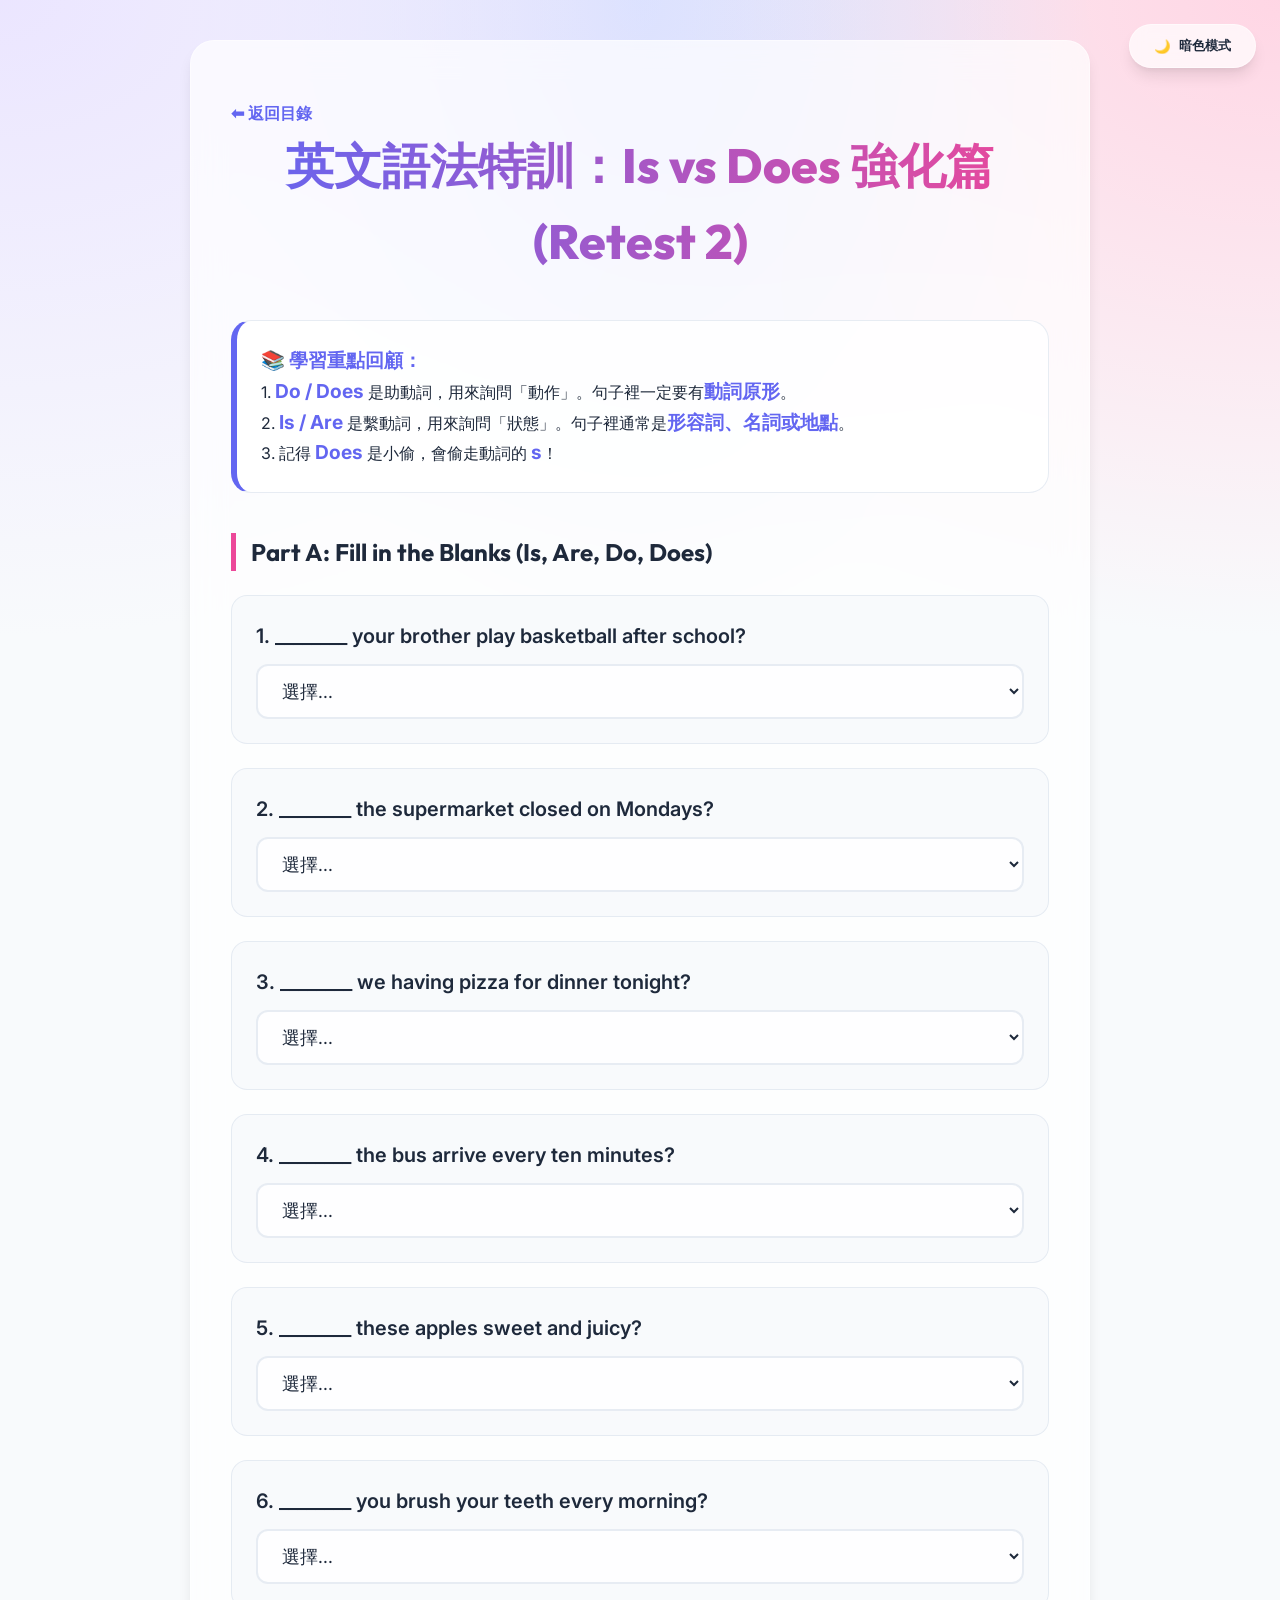
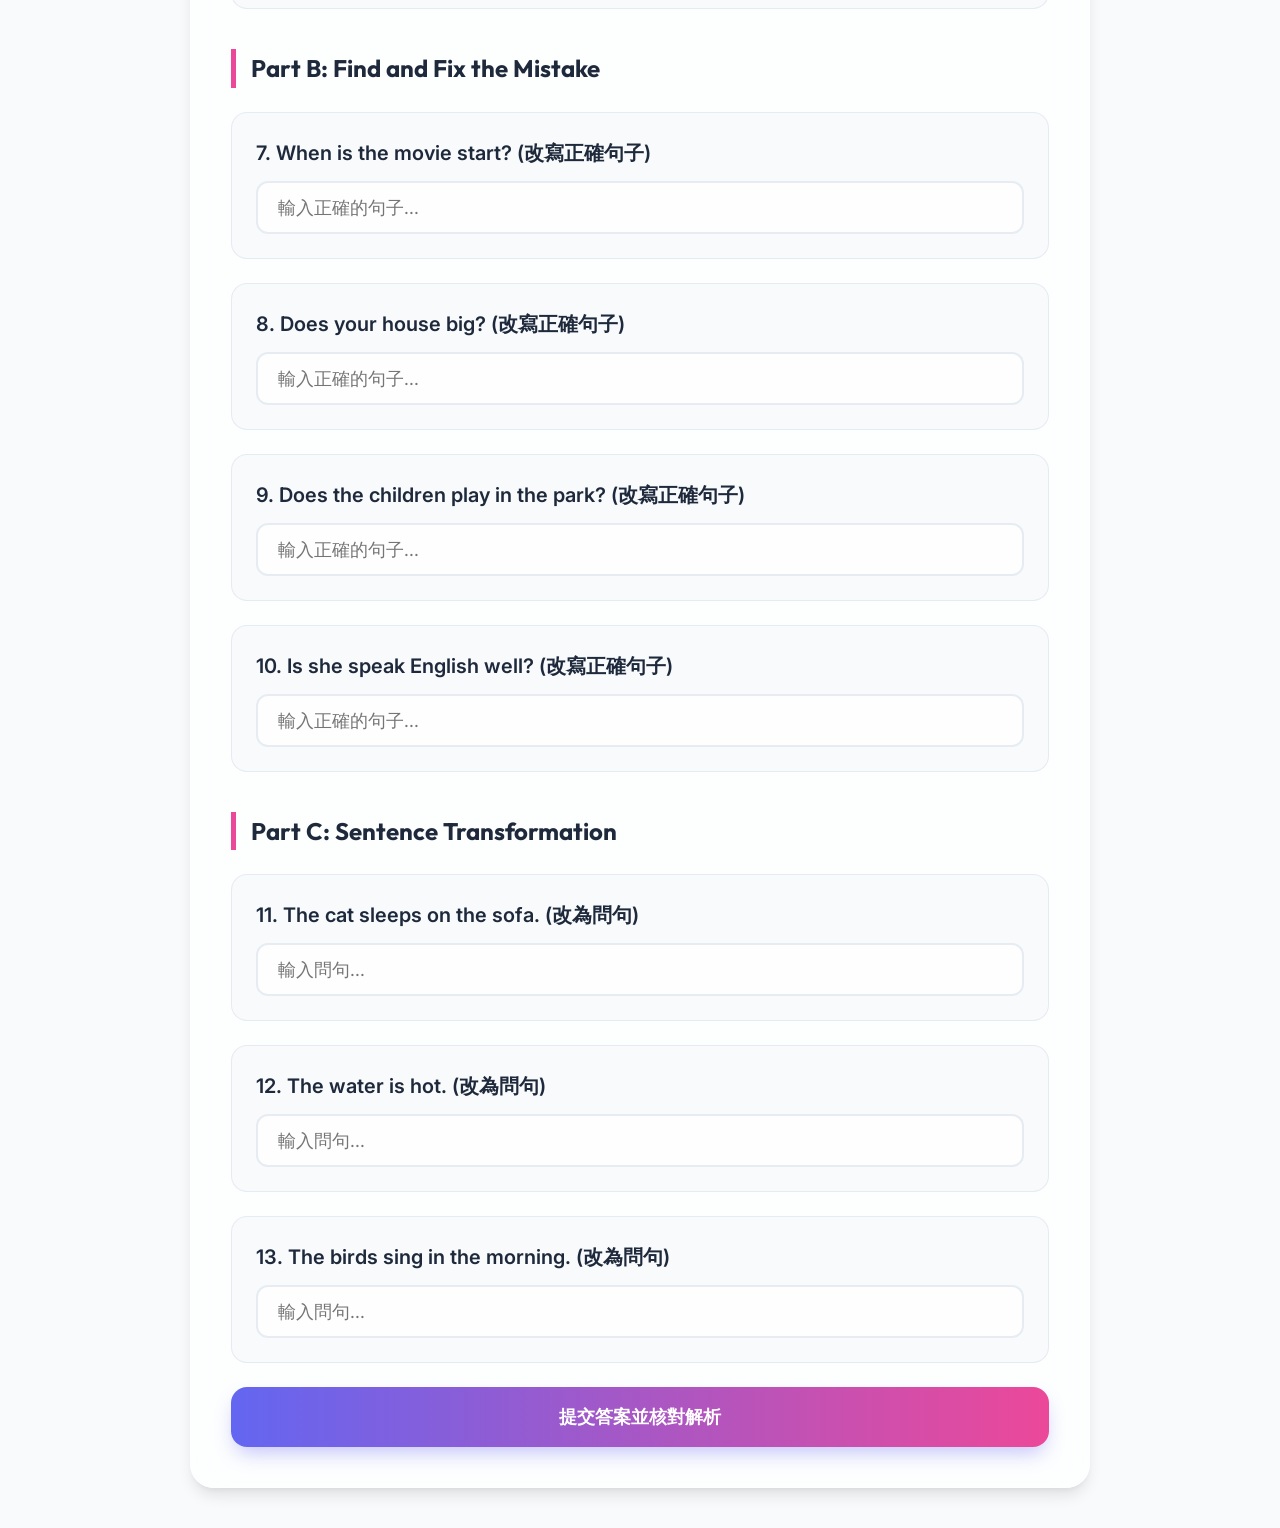
<file: english_unit7_grammar_quiz_retest2.html>
<!DOCTYPE html>
<html lang="zh-Hant">
<head>
    <meta charset="UTF-8">
    <meta name="viewport" content="width=device-width, initial-scale=1.0">
    <title>英文語法特訓：Is/Are vs Do/Does Retest 2</title>
    <link rel="stylesheet" href="style.css">
    <style>
        .intro {
            background: var(--bg-secondary);
            padding: 24px;
            border-radius: 20px;
            margin-bottom: 32px;
            border: 1px solid var(--border-color);
            border-left: 6px solid var(--accent-primary);
        }
        .intro strong {
            color: var(--accent-primary);
            font-size: 1.2rem;
        }
        .section-title {
            margin-top: 40px;
            border-left: 5px solid var(--accent-secondary);
            padding-left: 15px;
            color: var(--text-primary);
        }
        select, input[type="text"] {
            width: 100%;
            padding: 14px 20px;
            font-size: 1.1rem;
            border: 2px solid var(--border-color);
            background: var(--bg-secondary);
            color: var(--text-primary);
            border-radius: 12px;
            margin-top: 12px;
            font-family: 'Inter', sans-serif;
            transition: all 0.3s ease;
        }
        select:focus, input[type="text"]:focus {
            outline: none;
            border-color: var(--accent-primary);
            box-shadow: 0 0 0 4px rgba(99, 102, 241, 0.15);
        }
        .result-item {
            padding: 24px;
            margin-bottom: 20px;
            border-radius: 20px;
            border: 1px solid var(--border-color);
            animation: slideIn 0.5s ease-out;
        }
        @keyframes slideIn {
            from { opacity: 0; transform: translateY(10px); }
            to { opacity: 1; transform: translateY(0); }
        }
        .correct { 
            background: rgba(16, 185, 129, 0.1); 
            border-color: var(--accent-success);
        }
        .wrong { 
            background: rgba(239, 68, 68, 0.1); 
            border-color: var(--accent-danger);
        }
        .explanation {
            display: block;
            margin-top: 12px;
            padding: 12px 16px;
            background: var(--bg-primary);
            border-radius: 8px;
            font-size: 0.95rem;
            color: var(--text-secondary);
            border-left: 3px solid var(--accent-primary);
        }
        .score-box {
            background: linear-gradient(135deg, var(--accent-primary), var(--accent-secondary));
            color: white;
            padding: 30px;
            border-radius: 24px;
            text-align: center;
            margin-bottom: 32px;
            box-shadow: var(--shadow);
        }
        .score-text {
            font-size: 2.5rem;
            font-weight: 800;
            font-family: 'Outfit', sans-serif;
        }
    </style>
</head>
<body>

<div class="theme-toggle">
    <button id="themeBtn" onclick="toggleTheme()"><span>🌙</span> 暗色模式</button>
</div>

<div class="container">
    <p><a href="english.html" class="back-home">⬅ 返回目錄</a></p>
    <h1>英文語法特訓：Is vs Does 強化篇 (Retest 2)</h1>
    
    <div class="intro">
        <strong>📚 學習重點回顧：</strong><br>
        1. <strong>Do / Does</strong> 是助動詞，用來詢問「動作」。句子裡一定要有<strong>動詞原形</strong>。<br>
        2. <strong>Is / Are</strong> 是繫動詞，用來詢問「狀態」。句子裡通常是<strong>形容詞、名詞或地點</strong>。<br>
        3. 記得 <strong>Does</strong> 是小偷，會偷走動詞的 <strong>s</strong>！
    </div>

    <form id="quizForm">
        <!-- Part A -->
        <h2 class="section-title">Part A: Fill in the Blanks (Is, Are, Do, Does)</h2>
        <div class="section">
            <div class="question">
                <p>1. ________ your brother play basketball after school?</p>
                <select name="a1" required>
                    <option value="">選擇...</option>
                    <option value="Is">Is</option>
                    <option value="Are">Are</option>
                    <option value="Do">Do</option>
                    <option value="Does">Does</option>
                </select>
            </div>
            <div class="question">
                <p>2. ________ the supermarket closed on Mondays?</p>
                <select name="a2" required>
                    <option value="">選擇...</option>
                    <option value="Is">Is</option>
                    <option value="Are">Are</option>
                    <option value="Do">Do</option>
                    <option value="Does">Does</option>
                </select>
            </div>
            <div class="question">
                <p>3. ________ we having pizza for dinner tonight?</p>
                <select name="a3" required>
                    <option value="">選擇...</option>
                    <option value="Is">Is</option>
                    <option value="Are">Are</option>
                    <option value="Do">Do</option>
                    <option value="Does">Does</option>
                </select>
            </div>
            <div class="question">
                <p>4. ________ the bus arrive every ten minutes?</p>
                <select name="a4" required>
                    <option value="">選擇...</option>
                    <option value="Is">Is</option>
                    <option value="Are">Are</option>
                    <option value="Do">Do</option>
                    <option value="Does">Does</option>
                </select>
            </div>
            <div class="question">
                <p>5. ________ these apples sweet and juicy?</p>
                <select name="a5" required>
                    <option value="">選擇...</option>
                    <option value="Is">Is</option>
                    <option value="Are">Are</option>
                    <option value="Do">Do</option>
                    <option value="Does">Does</option>
                </select>
            </div>
            <div class="question">
                <p>6. ________ you brush your teeth every morning?</p>
                <select name="a6" required>
                    <option value="">選擇...</option>
                    <option value="Is">Is</option>
                    <option value="Are">Are</option>
                    <option value="Do">Do</option>
                    <option value="Does">Does</option>
                </select>
            </div>
        </div>

        <!-- Part B -->
        <h2 class="section-title">Part B: Find and Fix the Mistake</h2>
        <div class="section">
            <div class="question">
                <p>7. When is the movie start? (改寫正確句子)</p>
                <input type="text" name="b1" placeholder="輸入正確的句子..." required>
            </div>
            <div class="question">
                <p>8. Does your house big? (改寫正確句子)</p>
                <input type="text" name="b2" placeholder="輸入正確的句子..." required>
            </div>
            <div class="question">
                <p>9. Does the children play in the park? (改寫正確句子)</p>
                <input type="text" name="b3" placeholder="輸入正確的句子..." required>
            </div>
            <div class="question">
                <p>10. Is she speak English well? (改寫正確句子)</p>
                <input type="text" name="b4" placeholder="輸入正確的句子..." required>
            </div>
        </div>

        <!-- Part C -->
        <h2 class="section-title">Part C: Sentence Transformation</h2>
        <div class="section">
            <div class="question">
                <p>11. The cat sleeps on the sofa. (改為問句)</p>
                <input type="text" name="c1" placeholder="輸入問句..." required>
            </div>
            <div class="question">
                <p>12. The water is hot. (改為問句)</p>
                <input type="text" name="c2" placeholder="輸入問句..." required>
            </div>
            <div class="question">
                <p>13. The birds sing in the morning. (改為問句)</p>
                <input type="text" name="c3" placeholder="輸入問句..." required>
            </div>
        </div>

        <button type="button" id="submitBtn" onclick="checkAnswers()">提交答案並核對解析</button>
    </form>

    <div id="result" style="display: none;">
        <div class="score-box">
            <div class="score-text" id="scoreDisplay"></div>
        </div>
        <div id="details"></div>
    </div>
</div>

<script>
    const correctData = {
        a1: { ans: "Does", exp: "主語是單數 (brother)，且有動作動詞 play，所以用 Does。" },
        a2: { ans: "Is", exp: "這裡詢問的是 supermarket 的狀態 (closed 在此為形容詞)，沒有動作動詞，所以用 Is。" },
        a3: { ans: "Are", exp: "這是現在進行式 (Are we having)，表示即將發生的動作。" },
        a4: { ans: "Does", exp: "主語單數 (bus)，有動作動詞 arrive，用 Does。" },
        a5: { ans: "Are", exp: "主語複數 (apples)，sweet 是形容詞，所以用 Are。" },
        a6: { ans: "Do", exp: "主語是 you，有動作動詞 brush，用 Do。" },
        
        b1: { ans: "When does the movie start?", exp: "因為有動作 start，問句要用 does 代替 is。" },
        b2: { ans: "Is your house big?", exp: "big 是形容詞而非動詞，所以應該用 Is。" },
        b3: { ans: "Do the children play in the park?", exp: "children 是複數，助動詞應該用 do 而非 does。" },
        b4: { ans: "Does she speak English well?", exp: "因為有動作 speak，問句要用 does 代替 is。" },
        
        c1: { ans: "Does the cat sleep on the sofa?", exp: "主語 cat 是單數，使用 Does，且動詞 sleeps 要變回原形 sleep。" },
        c2: { ans: "Is the water hot?", exp: "句子原本使用 is，直接將 is 移到句首即可。" },
        c3: { ans: "Do the birds sing in the morning?", exp: "主語 birds 是複數，使用 Do。" }
    };

    function toggleTheme() {
        const html = document.documentElement;
        const btn = document.getElementById('themeBtn');
        const currentTheme = html.getAttribute('data-theme');
        const newTheme = currentTheme === 'dark' ? 'light' : 'dark';
        html.setAttribute('data-theme', newTheme);
        btn.innerHTML = newTheme === 'dark' ? '<span>☀️</span> 亮色模式' : '<span>🌙</span> 暗色模式';
        localStorage.setItem('theme', newTheme);
    }

    window.addEventListener('DOMContentLoaded', function() {
        const savedTheme = localStorage.getItem('theme') || 'light';
        document.documentElement.setAttribute('data-theme', savedTheme);
        const btn = document.getElementById('themeBtn');
        if (savedTheme === 'dark') btn.innerHTML = '<span>☀️</span> 亮色模式';
    });

    function cleanString(str) {
        return str.toLowerCase().replace(/[?.!]$/, "").trim();
    }

    function checkAnswers() {
        const form = document.getElementById('quizForm');
        const detailsDiv = document.getElementById('details');
        const scoreDisplay = document.getElementById('scoreDisplay');
        
        let score = 0;
        let total = Object.keys(correctData).length;
        let html = '';

        for (let key in correctData) {
            const userVal = form[key].value;
            const target = correctData[key].ans;
            const isCorrect = cleanString(userVal) === cleanString(target);
            
            if (isCorrect) score++;

            html += `
                <div class="result-item ${isCorrect ? 'correct' : 'wrong'}">
                    <strong style="color: var(--text-primary);">第 ${key.substring(1)} 題: ${isCorrect ? '✅ 正確' : '❌ 錯誤'}</strong><br>
                    <p style="margin-top: 8px;">你的答案: <i style="color: var(--text-secondary);">${userVal || "(空白)"}</i></p>
                    <p style="font-weight: bold; color: var(--accent-primary);">正確答案: ${target}</p>
                    <span class="explanation"><strong>解析：</strong>${correctData[key].exp}</span>
                </div>
            `;
        }

        scoreDisplay.innerText = `得分：${score} / ${total}`;
        detailsDiv.innerHTML = html;
        document.getElementById('result').style.display = 'block';
        window.scrollTo({ top: document.getElementById('result').offsetTop - 20, behavior: 'smooth' });
    }
</script>

</body>
</html>
</file>
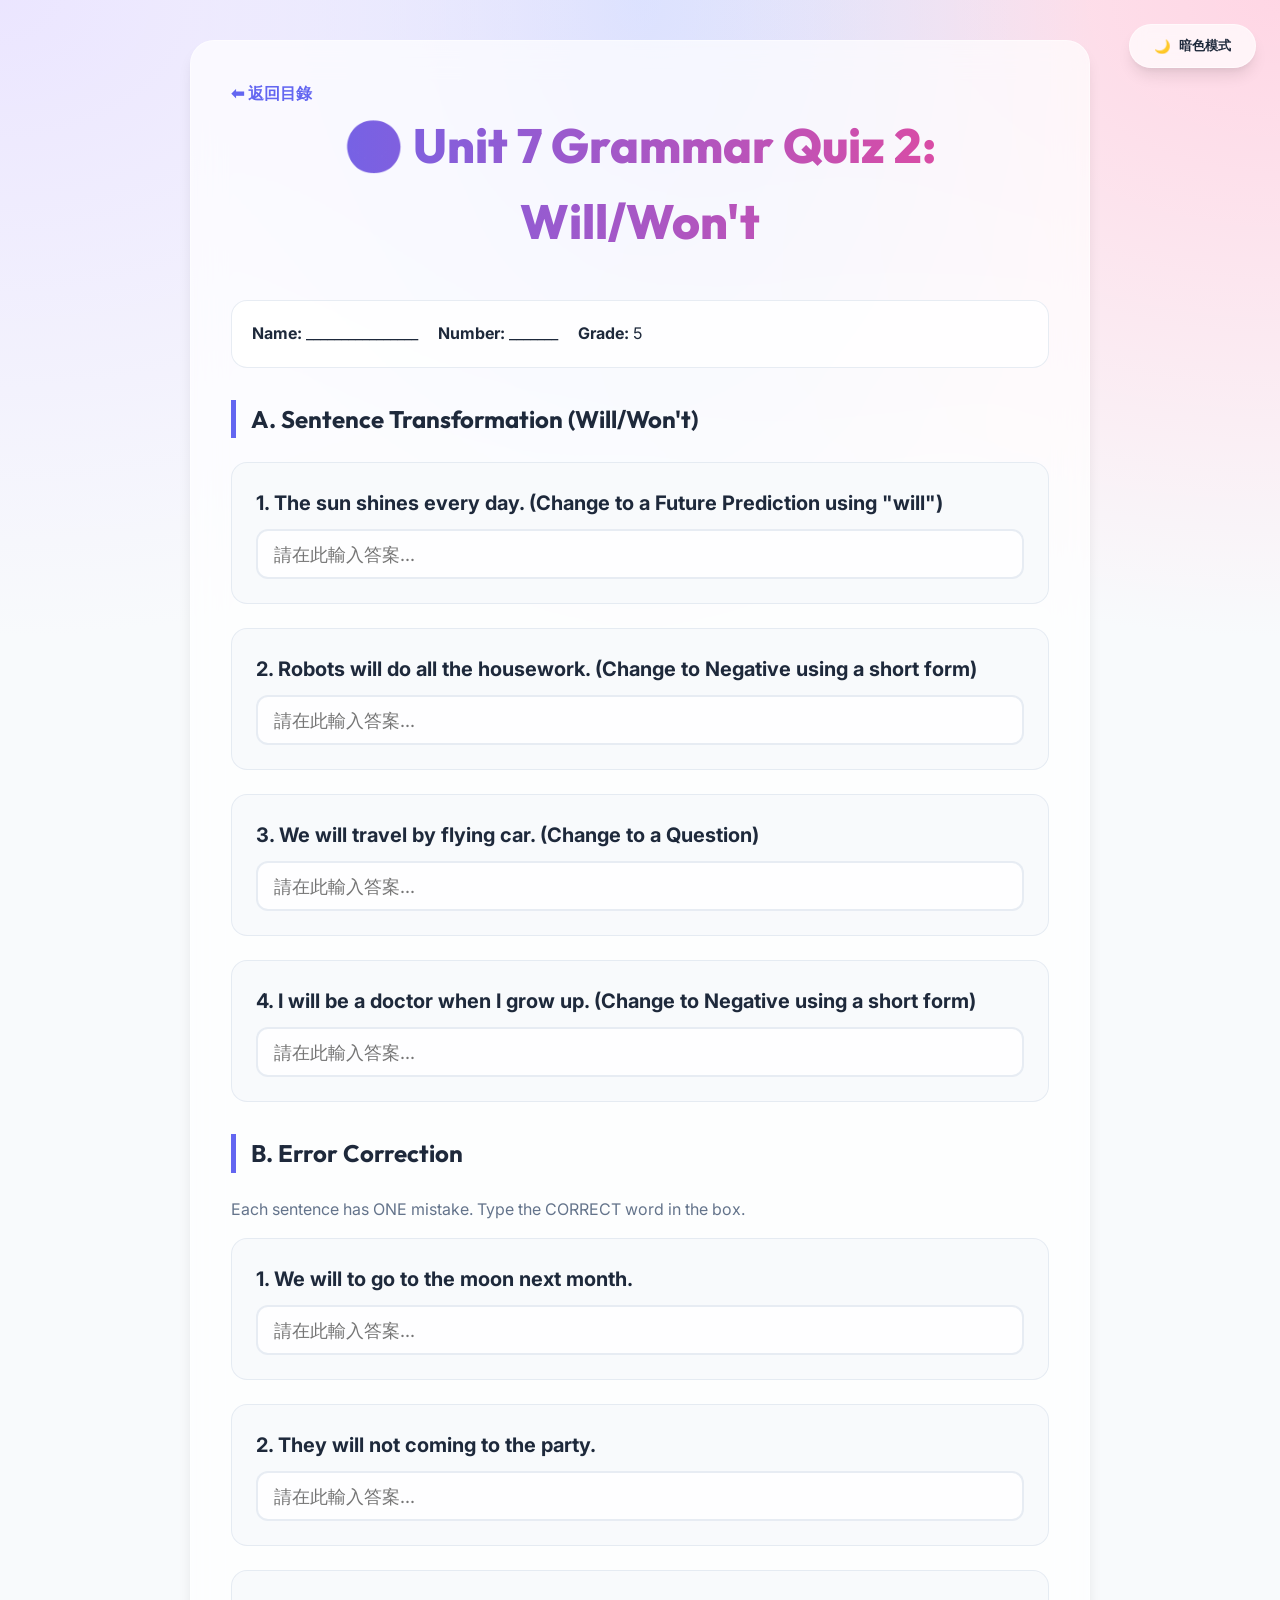
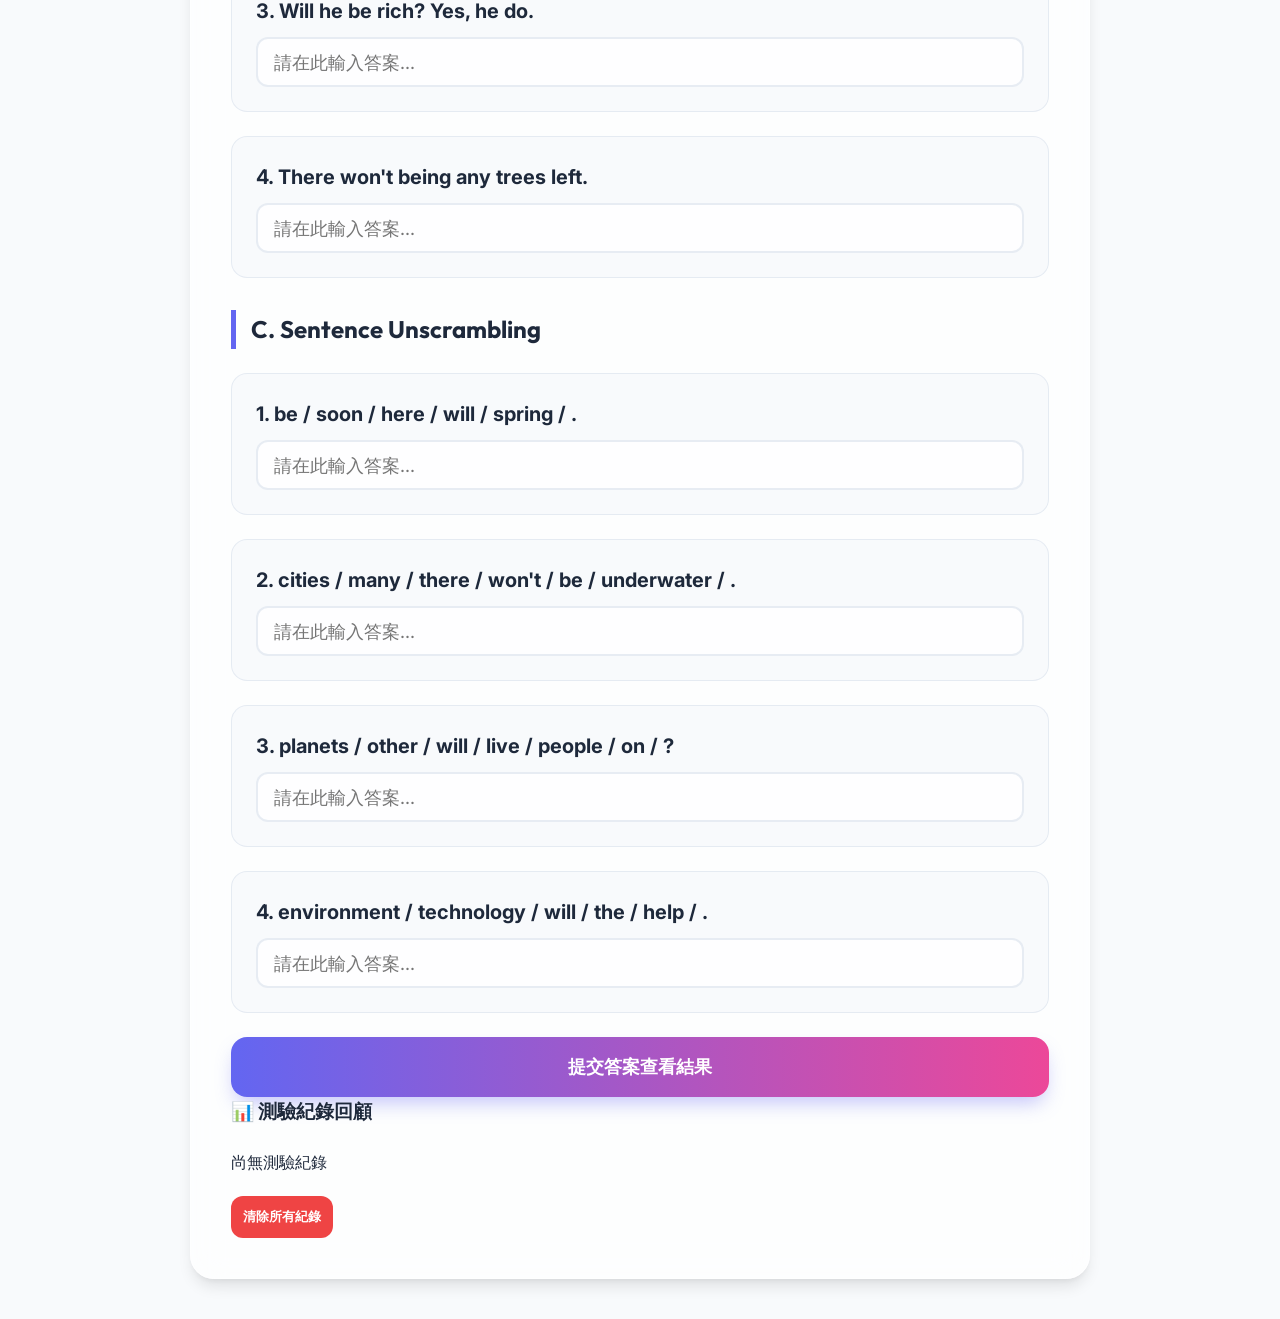
<file: english_unit7_quiz2.html>
<!DOCTYPE html>
<html lang="zh-Hant">
<head>
    <meta charset="UTF-8">
    <meta name="viewport" content="width=device-width, initial-scale=1.0">
    <title>G5 English Unit 7 Grammar Quiz 2</title>
    <link rel="stylesheet" href="style.css">
    <style>
        .input-box {
            width: 100%;
            padding: 12px 16px;
            font-size: 1.15rem;
            border: 2px solid var(--border-color);
            background: var(--bg-secondary);
            color: var(--text-primary);
            border-radius: 12px;
            margin-top: 10px;
            font-family: 'Inter', sans-serif;
            transition: all 0.3s ease;
        }
        .input-box:focus {
            outline: none;
            border-color: var(--accent-primary);
            box-shadow: 0 0 0 3px rgba(99, 102, 241, 0.2);
        }
    </style>
</head>
<body>

<div class="theme-toggle">
    <button id="themeBtn" onclick="toggleTheme()"><span>🌙</span> 暗色模式</button>
</div>

<div class="container">
    <p><a href="english.html" style="text-decoration: none; font-weight: bold; color: var(--accent-primary);">⬅ 返回目錄</a></p>
    <h1>🌍 Unit 7 Grammar Quiz 2: Will/Won't</h1>
    
    <div style="margin-bottom: 2rem; padding: 20px; background: var(--bg-secondary); border-radius: 16px; border: 1px solid var(--border-color);">
        <p><strong>Name:</strong> ________________ &nbsp;&nbsp;&nbsp; <strong>Number:</strong> _______ &nbsp;&nbsp;&nbsp; <strong>Grade:</strong> 5</p>
    </div>

    <form id="quizForm">
        <div id="questionsContainer"></div>
        <button id="submitBtn" type="button" onclick="calculateScore()">提交答案查看結果</button>
    </form>

    <div id="result" style="display: none;">
        <h2>測試結果</h2>
        <p id="scoreText" style="font-size: 1.5em;"></p>
        <div id="wrongAnswers"></div>
    </div>

    <div class="history-section">
        <h3>📊 測驗紀錄回顧</h3>
        <div id="historyList">尚無測驗紀錄</div>
        <button onclick="clearHistory()" style="margin-top: 20px; background: var(--accent-danger); color: white; border: none; padding: 12px; border-radius: 12px; cursor: pointer; font-weight: 600;">清除所有紀錄</button>
    </div>
</div>

<script>
    const STORAGE_KEY = 'english_unit7_quiz2_results';

    function toggleTheme() {
        const html = document.documentElement;
        const btn = document.getElementById('themeBtn');
        const currentTheme = html.getAttribute('data-theme');
        const newTheme = currentTheme === 'dark' ? 'light' : 'dark';
        html.setAttribute('data-theme', newTheme);
        btn.innerHTML = newTheme === 'dark' ? '<span>☀️</span> 亮色模式' : '<span>🌙</span> 暗色模式';
        localStorage.setItem('theme', newTheme);
    }

    const quizSections = [
        {
            title: "A. Sentence Transformation (Will/Won't)",
            questions: [
                { q: "The sun shines every day. (Change to a Future Prediction using \"will\")", correct: ["The sun will shine every day.", "The sun will shine every day"] },
                { q: "Robots will do all the housework. (Change to Negative using a short form)", correct: ["Robots won't do all the housework.", "Robots won't do all the housework"] },
                { q: "We will travel by flying car. (Change to a Question)", correct: ["Will we travel by flying car?", "Will we travel by flying car"] },
                { q: "I will be a doctor when I grow up. (Change to Negative using a short form)", correct: ["I won't be a doctor when I grow up.", "I won't be a doctor when I grow up"] }
            ]
        },
        {
            title: "B. Error Correction",
            instructions: "Each sentence has ONE mistake. Type the CORRECT word in the box.",
            questions: [
                { q: "We will to go to the moon next month.", correct: ["go"] },
                { q: "They will not coming to the party.", correct: ["come"] },
                { q: "Will he be rich? Yes, he do.", correct: ["will"] },
                { q: "There won't being any trees left.", correct: ["be"] }
            ]
        },
        {
            title: "C. Sentence Unscrambling",
            questions: [
                { q: "be / soon / here / will / spring / .", correct: ["Spring will be here soon.", "Spring will be here soon"] },
                { q: "cities / many / there / won't / be / underwater / .", correct: ["There won't be many underwater cities.", "There won't be many underwater cities"] },
                { q: "planets / other / will / live / people / on / ?", correct: ["Will people live on other planets?", "Will people live on other planets"] },
                { q: "environment / technology / will / the / help / .", correct: ["Technology will help the environment.", "Technology will help the environment"] }
            ]
        }
    ];

    const container = document.getElementById('questionsContainer');
    let qGlobalIndex = 0;

    quizSections.forEach((section) => {
        let sectionHtml = `<h2 style="margin-top: 2rem; border-left: 5px solid var(--accent-primary); padding-left: 15px;">${section.title}</h2>`;
        if (section.instructions) {
            sectionHtml += `<p style="color: var(--text-secondary); margin-bottom: 1rem;">${section.instructions}</p>`;
        }
        
        section.questions.forEach((data, index) => {
            let html = `<div class="question" data-idx="${qGlobalIndex}"><p><strong>${index + 1}. ${data.q}</strong></p>
                <input type="text" class="input-box" name="q${qGlobalIndex}" placeholder="請在此輸入答案...">
            </div>`;
            sectionHtml += html;
            qGlobalIndex++;
        });
        container.innerHTML += sectionHtml;
    });

    const flatQuizData = quizSections.reduce((acc, section) => acc.concat(section.questions), []);

    function displayHistory() {
        const history = JSON.parse(localStorage.getItem(STORAGE_KEY)) || [];
        const listContainer = document.getElementById('historyList');
        if (history.length === 0) { listContainer.innerHTML = "尚無測驗紀錄"; return; }
        listContainer.innerHTML = history.slice().reverse().map((item, idx) => `
            <div class="history-item">
                <strong>第 ${history.length - idx} 次測驗 - ${item.date}</strong><br>
                得分：<span style="color: var(--accent-success); font-weight: bold;">${item.score} / ${item.total}</span>
                <details style="margin-top: 10px;"><summary style="cursor: pointer; color: var(--accent-primary); font-weight: 600;">查看錯題細節</summary>
                    <div style="margin-top: 10px;">
                        ${item.mistakes.length > 0 ? item.mistakes.map(m => `
                            <div style="border-bottom: 1px solid var(--border-color); padding-bottom: 10px; margin-bottom: 10px;">
                                <p><strong>問：</strong>${m.question}</p>
                                <p><span style="color: var(--accent-danger); font-weight: 600;">答：${m.userAnswer}</span> | <span style="color: var(--accent-success); font-weight: 600;">正：${m.correctAnswer}</span></p>
                            </div>`).join('') : "全部正確！"}
                    </div>
                </details>
            </div>`).join('');
    }

    function calculateScore() {
        let score = 0;
        let mistakes = [];
        flatQuizData.forEach((data, index) => {
            const inputField = document.querySelector(`input[name="q${index}"]`);
            const userInput = inputField.value.trim().toLowerCase().replace(/[.?!]$/, '');
            
            const isCorrect = data.correct.some(ans => {
                const normalizedAns = ans.trim().toLowerCase().replace(/[.?!]$/, '');
                return userInput === normalizedAns;
            });

            if (isCorrect) {
                score++;
                inputField.style.borderColor = "var(--accent-success)";
            } else {
                mistakes.push({
                    question: data.q,
                    userAnswer: inputField.value || "未填寫",
                    correctAnswer: data.correct[0]
                });
                inputField.style.borderColor = "var(--accent-danger)";
            }
        });

        const history = JSON.parse(localStorage.getItem(STORAGE_KEY)) || [];
        history.push({ 
            date: new Date().toLocaleString(), 
            score: score, 
            total: flatQuizData.length, 
            mistakes: mistakes 
        });
        localStorage.setItem(STORAGE_KEY, JSON.stringify(history));

        document.getElementById('result').style.display = 'block';
        document.getElementById('scoreText').innerHTML = `得分：<strong>${score}</strong> / ${flatQuizData.length}`;
        displayHistory();
        window.scrollTo({ top: document.getElementById('result').offsetTop, behavior: 'smooth' });
    }

    function clearHistory() { if(confirm("確定要清除本測驗的所有歷史紀錄嗎？")) { localStorage.removeItem(STORAGE_KEY); displayHistory(); } }

    window.addEventListener('DOMContentLoaded', () => {
        const savedTheme = localStorage.getItem('theme') || 'light';
        document.documentElement.setAttribute('data-theme', savedTheme);
        const btn = document.getElementById('themeBtn');
        if (savedTheme === 'dark') btn.innerHTML = '<span>☀️</span> 亮色模式';
        displayHistory();
    });
</script>
</body>
</html>
</file>
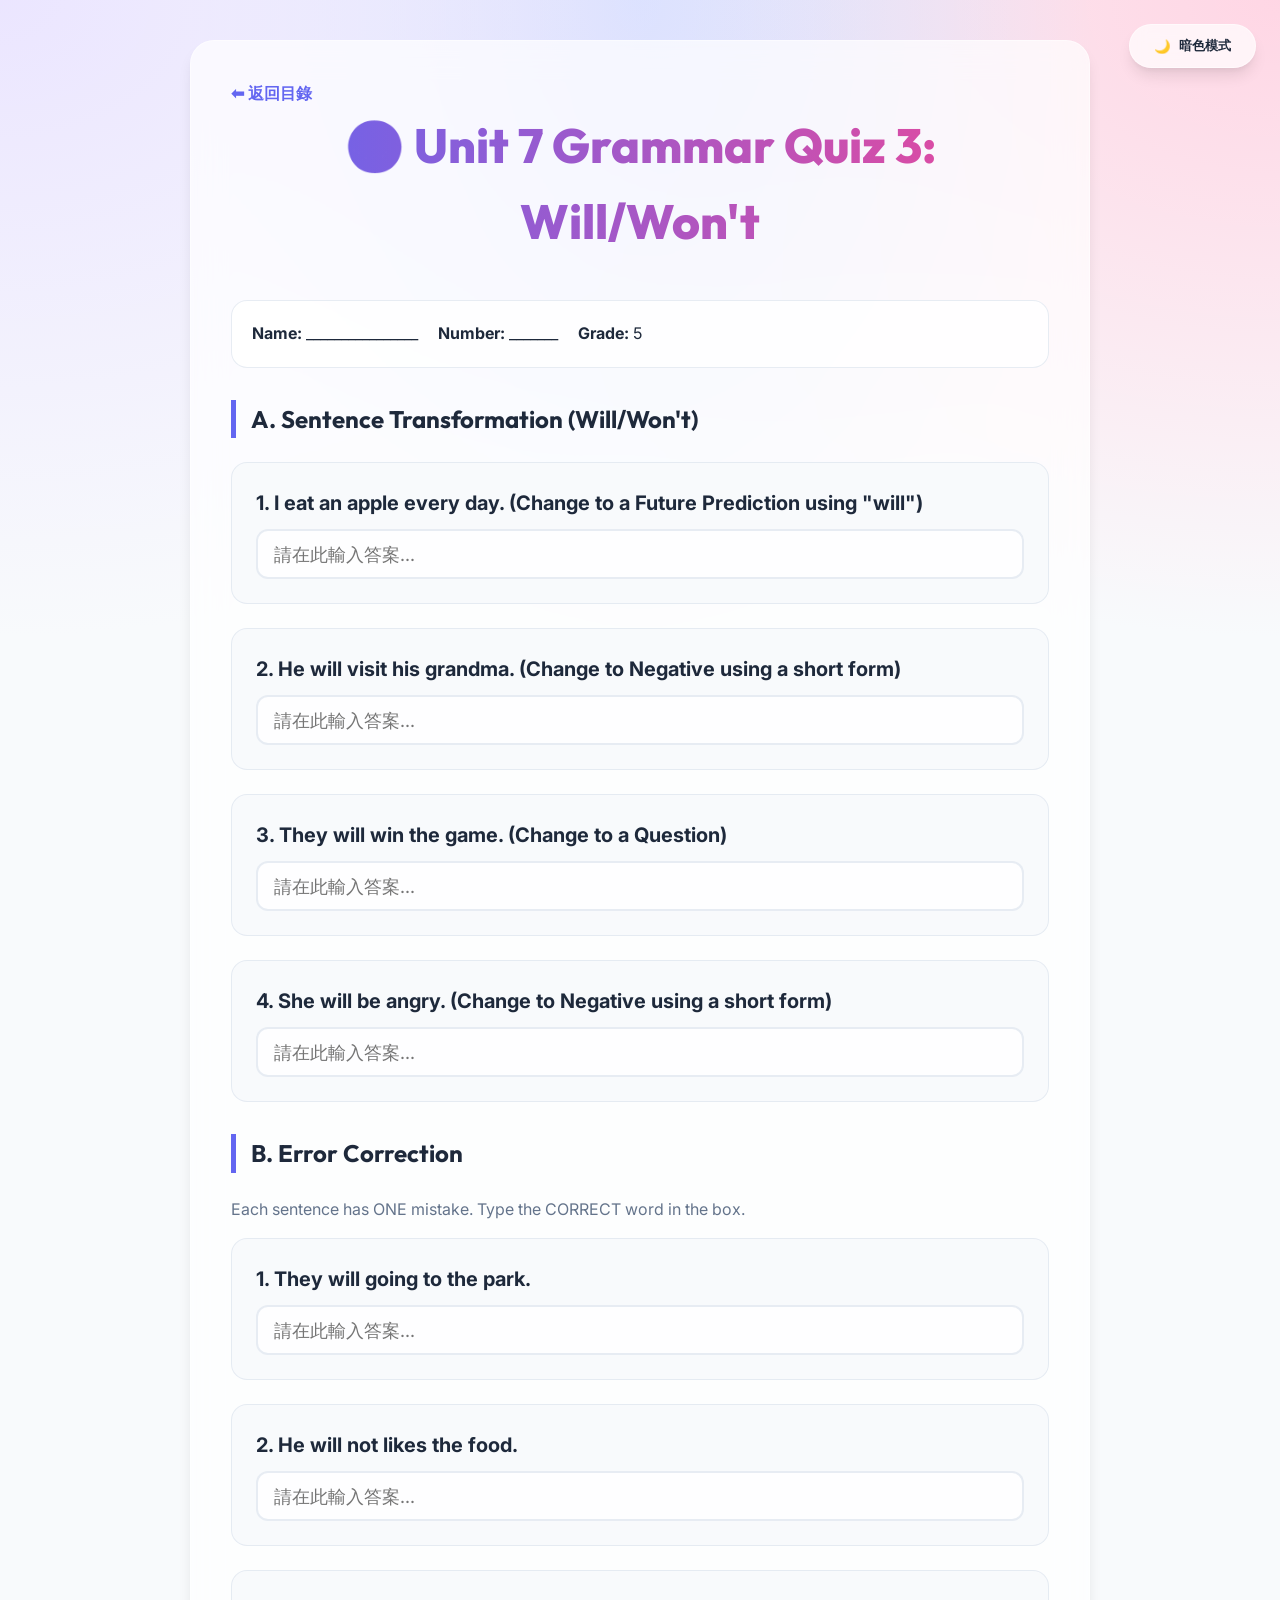
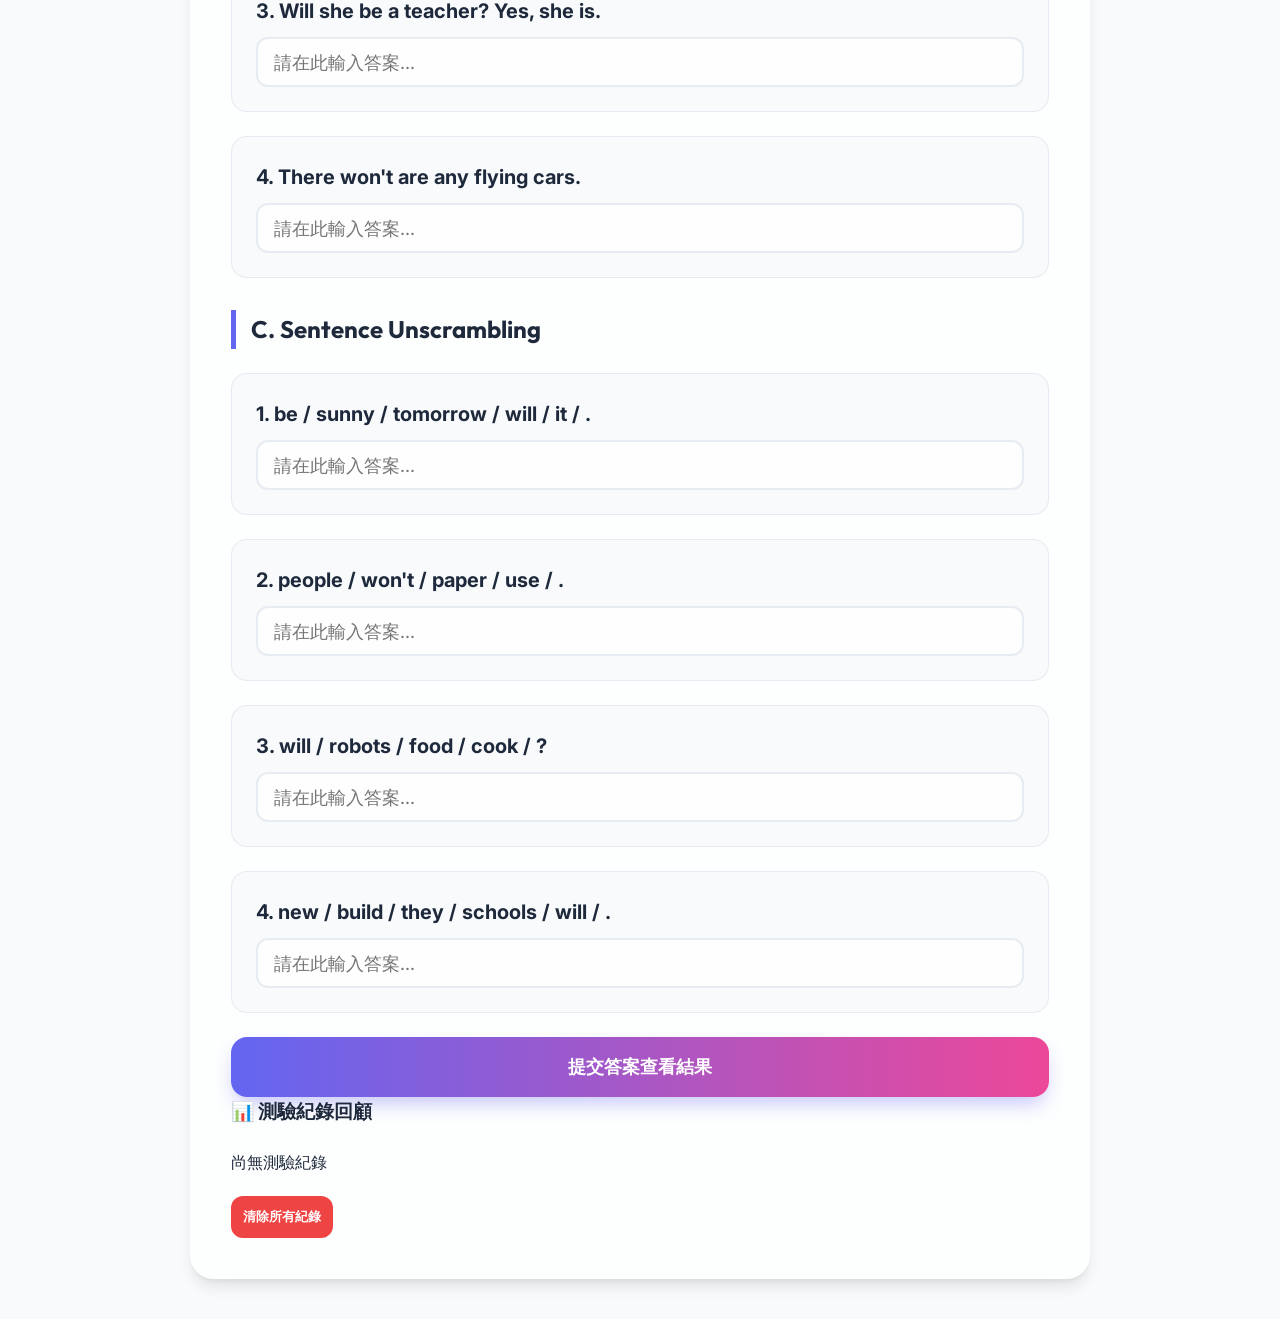
<file: english_unit7_quiz3.html>
<!DOCTYPE html>
<html lang="zh-Hant">
<head>
    <meta charset="UTF-8">
    <meta name="viewport" content="width=device-width, initial-scale=1.0">
    <title>G5 English Unit 7 Grammar Quiz 3</title>
    <link rel="stylesheet" href="style.css">
    <style>
        .input-box {
            width: 100%;
            padding: 12px 16px;
            font-size: 1.15rem;
            border: 2px solid var(--border-color);
            background: var(--bg-secondary);
            color: var(--text-primary);
            border-radius: 12px;
            margin-top: 10px;
            font-family: 'Inter', sans-serif;
            transition: all 0.3s ease;
        }
        .input-box:focus {
            outline: none;
            border-color: var(--accent-primary);
            box-shadow: 0 0 0 3px rgba(99, 102, 241, 0.2);
        }
    </style>
</head>
<body>

<div class="theme-toggle">
    <button id="themeBtn" onclick="toggleTheme()"><span>🌙</span> 暗色模式</button>
</div>

<div class="container">
    <p><a href="english.html" style="text-decoration: none; font-weight: bold; color: var(--accent-primary);">⬅ 返回目錄</a></p>
    <h1>🌍 Unit 7 Grammar Quiz 3: Will/Won't</h1>
    
    <div style="margin-bottom: 2rem; padding: 20px; background: var(--bg-secondary); border-radius: 16px; border: 1px solid var(--border-color);">
        <p><strong>Name:</strong> ________________ &nbsp;&nbsp;&nbsp; <strong>Number:</strong> _______ &nbsp;&nbsp;&nbsp; <strong>Grade:</strong> 5</p>
    </div>

    <form id="quizForm">
        <div id="questionsContainer"></div>
        <button id="submitBtn" type="button" onclick="calculateScore()">提交答案查看結果</button>
    </form>

    <div id="result" style="display: none;">
        <h2>測試結果</h2>
        <p id="scoreText" style="font-size: 1.5em;"></p>
        <div id="wrongAnswers"></div>
    </div>

    <div class="history-section">
        <h3>📊 測驗紀錄回顧</h3>
        <div id="historyList">尚無測驗紀錄</div>
        <button onclick="clearHistory()" style="margin-top: 20px; background: var(--accent-danger); color: white; border: none; padding: 12px; border-radius: 12px; cursor: pointer; font-weight: 600;">清除所有紀錄</button>
    </div>
</div>

<script>
    const STORAGE_KEY = 'english_unit7_quiz3_results';

    function toggleTheme() {
        const html = document.documentElement;
        const btn = document.getElementById('themeBtn');
        const currentTheme = html.getAttribute('data-theme');
        const newTheme = currentTheme === 'dark' ? 'light' : 'dark';
        html.setAttribute('data-theme', newTheme);
        btn.innerHTML = newTheme === 'dark' ? '<span>☀️</span> 亮色模式' : '<span>🌙</span> 暗色模式';
        localStorage.setItem('theme', newTheme);
    }

    const quizSections = [
        {
            title: "A. Sentence Transformation (Will/Won't)",
            questions: [
                { q: "I eat an apple every day. (Change to a Future Prediction using \"will\")", correct: ["I will eat an apple every day.", "I will eat an apple every day"] },
                { q: "He will visit his grandma. (Change to Negative using a short form)", correct: ["He won't visit his grandma.", "He won't visit his grandma"] },
                { q: "They will win the game. (Change to a Question)", correct: ["Will they win the game?", "Will they win the game"] },
                { q: "She will be angry. (Change to Negative using a short form)", correct: ["She won't be angry.", "She won't be angry"] }
            ]
        },
        {
            title: "B. Error Correction",
            instructions: "Each sentence has ONE mistake. Type the CORRECT word in the box.",
            questions: [
                { q: "They will going to the park.", correct: ["go"] },
                { q: "He will not likes the food.", correct: ["like"] },
                { q: "Will she be a teacher? Yes, she is.", correct: ["will"] },
                { q: "There won't are any flying cars.", correct: ["be"] }
            ]
        },
        {
            title: "C. Sentence Unscrambling",
            questions: [
                { q: "be / sunny / tomorrow / will / it / .", correct: ["It will be sunny tomorrow.", "It will be sunny tomorrow"] },
                { q: "people / won't / paper / use / .", correct: ["People won't use paper.", "People won't use paper"] },
                { q: "will / robots / food / cook / ?", correct: ["Will robots cook food?", "Will robots cook food"] },
                { q: "new / build / they / schools / will / .", correct: ["They will build new schools.", "They will build new schools"] }
            ]
        }
    ];

    const container = document.getElementById('questionsContainer');
    let qGlobalIndex = 0;

    quizSections.forEach((section) => {
        let sectionHtml = `<h2 style="margin-top: 2rem; border-left: 5px solid var(--accent-primary); padding-left: 15px;">${section.title}</h2>`;
        if (section.instructions) {
            sectionHtml += `<p style="color: var(--text-secondary); margin-bottom: 1rem;">${section.instructions}</p>`;
        }
        
        section.questions.forEach((data, index) => {
            let html = `<div class="question" data-idx="${qGlobalIndex}"><p><strong>${index + 1}. ${data.q}</strong></p>
                <input type="text" class="input-box" name="q${qGlobalIndex}" placeholder="請在此輸入答案...">
            </div>`;
            sectionHtml += html;
            qGlobalIndex++;
        });
        container.innerHTML += sectionHtml;
    });

    const flatQuizData = quizSections.reduce((acc, section) => acc.concat(section.questions), []);

    function displayHistory() {
        const history = JSON.parse(localStorage.getItem(STORAGE_KEY)) || [];
        const listContainer = document.getElementById('historyList');
        if (history.length === 0) { listContainer.innerHTML = "尚無測驗紀錄"; return; }
        listContainer.innerHTML = history.slice().reverse().map((item, idx) => `
            <div class="history-item">
                <strong>第 ${history.length - idx} 次測驗 - ${item.date}</strong><br>
                得分：<span style="color: var(--accent-success); font-weight: bold;">${item.score} / ${item.total}</span>
                <details style="margin-top: 10px;"><summary style="cursor: pointer; color: var(--accent-primary); font-weight: 600;">查看錯題細節</summary>
                    <div style="margin-top: 10px;">
                        ${item.mistakes.length > 0 ? item.mistakes.map(m => `
                            <div style="border-bottom: 1px solid var(--border-color); padding-bottom: 10px; margin-bottom: 10px;">
                                <p><strong>問：</strong>${m.question}</p>
                                <p><span style="color: var(--accent-danger); font-weight: 600;">答：${m.userAnswer}</span> | <span style="color: var(--accent-success); font-weight: 600;">正：${m.correctAnswer}</span></p>
                            </div>`).join('') : "全部正確！"}
                    </div>
                </details>
            </div>`).join('');
    }

    function calculateScore() {
        let score = 0;
        let mistakes = [];
        flatQuizData.forEach((data, index) => {
            const inputField = document.querySelector(`input[name="q${index}"]`);
            const userInput = inputField.value.trim().toLowerCase().replace(/[.?!]$/, '');
            
            const isCorrect = data.correct.some(ans => {
                const normalizedAns = ans.trim().toLowerCase().replace(/[.?!]$/, '');
                return userInput === normalizedAns;
            });

            if (isCorrect) {
                score++;
                inputField.style.borderColor = "var(--accent-success)";
            } else {
                mistakes.push({
                    question: data.q,
                    userAnswer: inputField.value || "未填寫",
                    correctAnswer: data.correct[0]
                });
                inputField.style.borderColor = "var(--accent-danger)";
            }
        });

        const history = JSON.parse(localStorage.getItem(STORAGE_KEY)) || [];
        history.push({ 
            date: new Date().toLocaleString(), 
            score: score, 
            total: flatQuizData.length, 
            mistakes: mistakes 
        });
        localStorage.setItem(STORAGE_KEY, JSON.stringify(history));

        document.getElementById('result').style.display = 'block';
        document.getElementById('scoreText').innerHTML = `得分：<strong>${score}</strong> / ${flatQuizData.length}`;
        displayHistory();
        window.scrollTo({ top: document.getElementById('result').offsetTop, behavior: 'smooth' });
    }

    function clearHistory() { if(confirm("確定要清除本測驗的所有歷史紀錄嗎？")) { localStorage.removeItem(STORAGE_KEY); displayHistory(); } }

    window.addEventListener('DOMContentLoaded', () => {
        const savedTheme = localStorage.getItem('theme') || 'light';
        document.documentElement.setAttribute('data-theme', savedTheme);
        const btn = document.getElementById('themeBtn');
        if (savedTheme === 'dark') btn.innerHTML = '<span>☀️</span> 亮色模式';
        displayHistory();
    });
</script>
</body>
</html>
</file>
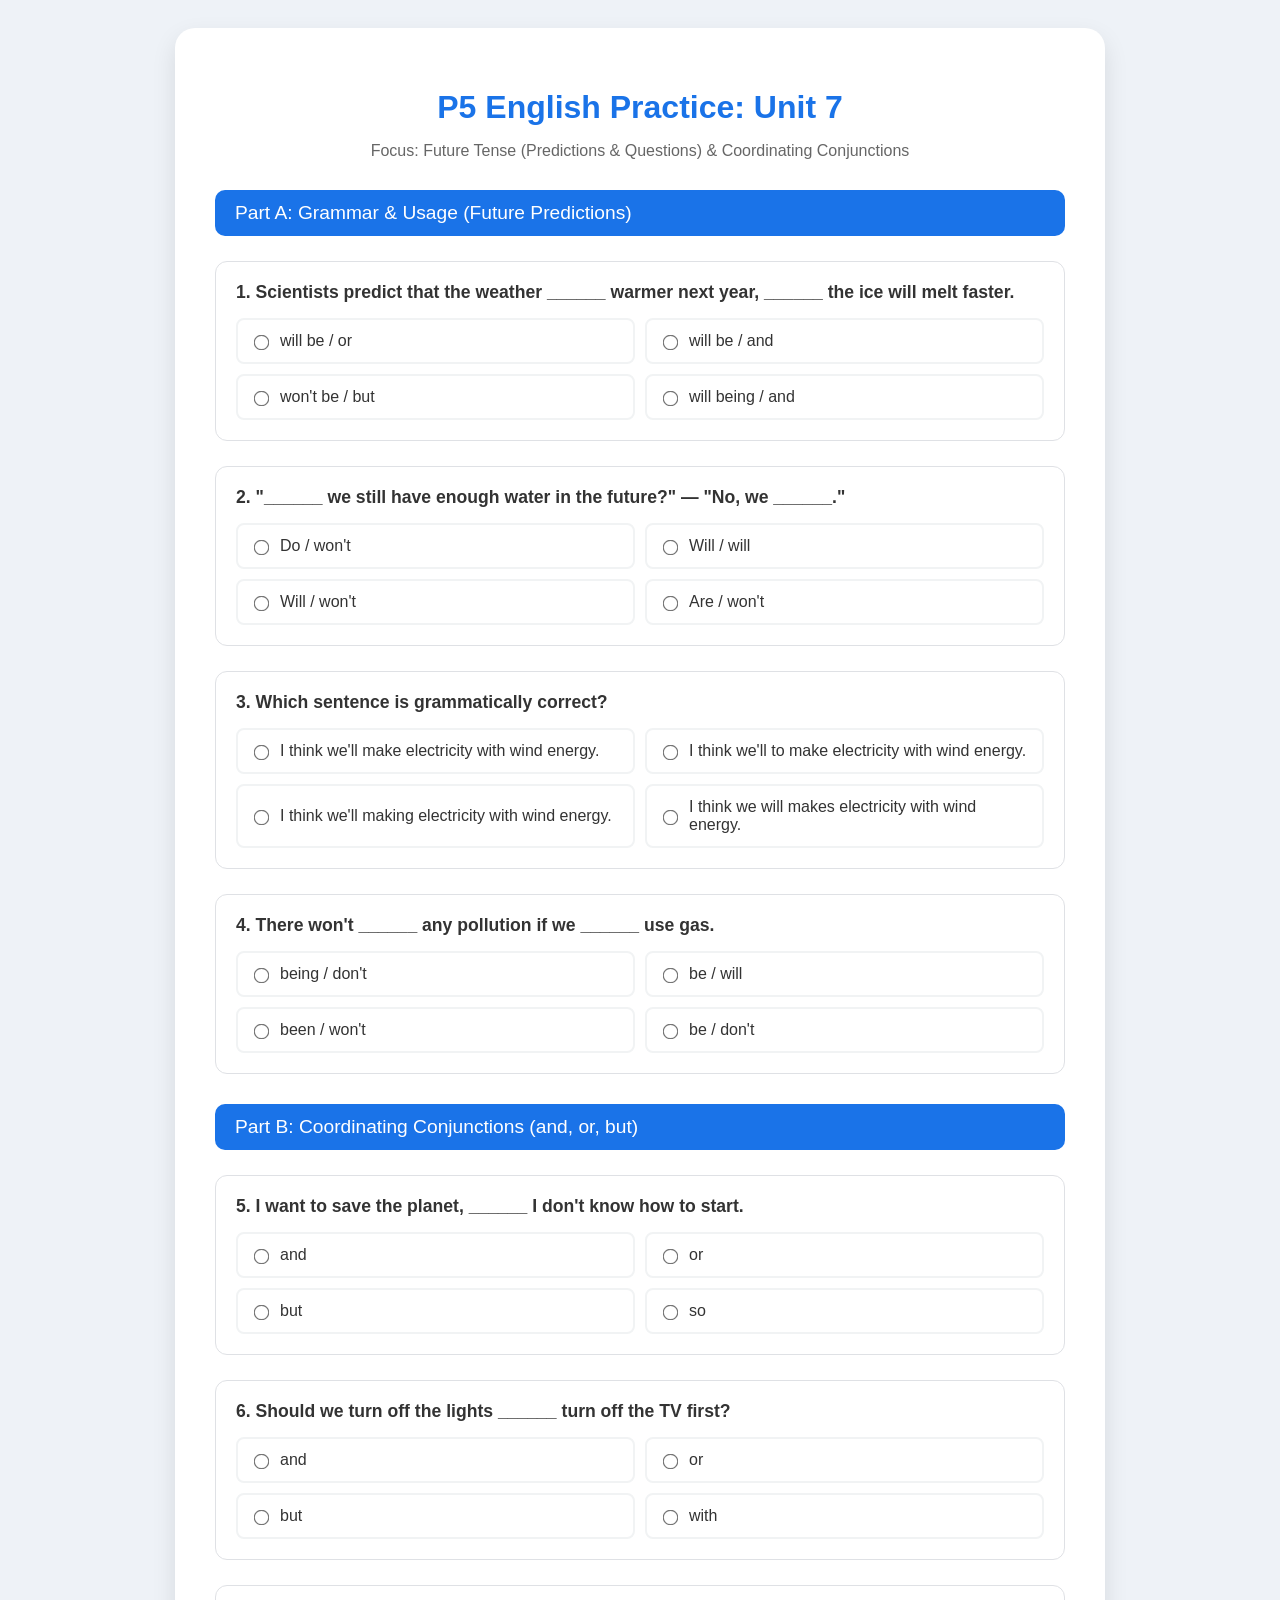
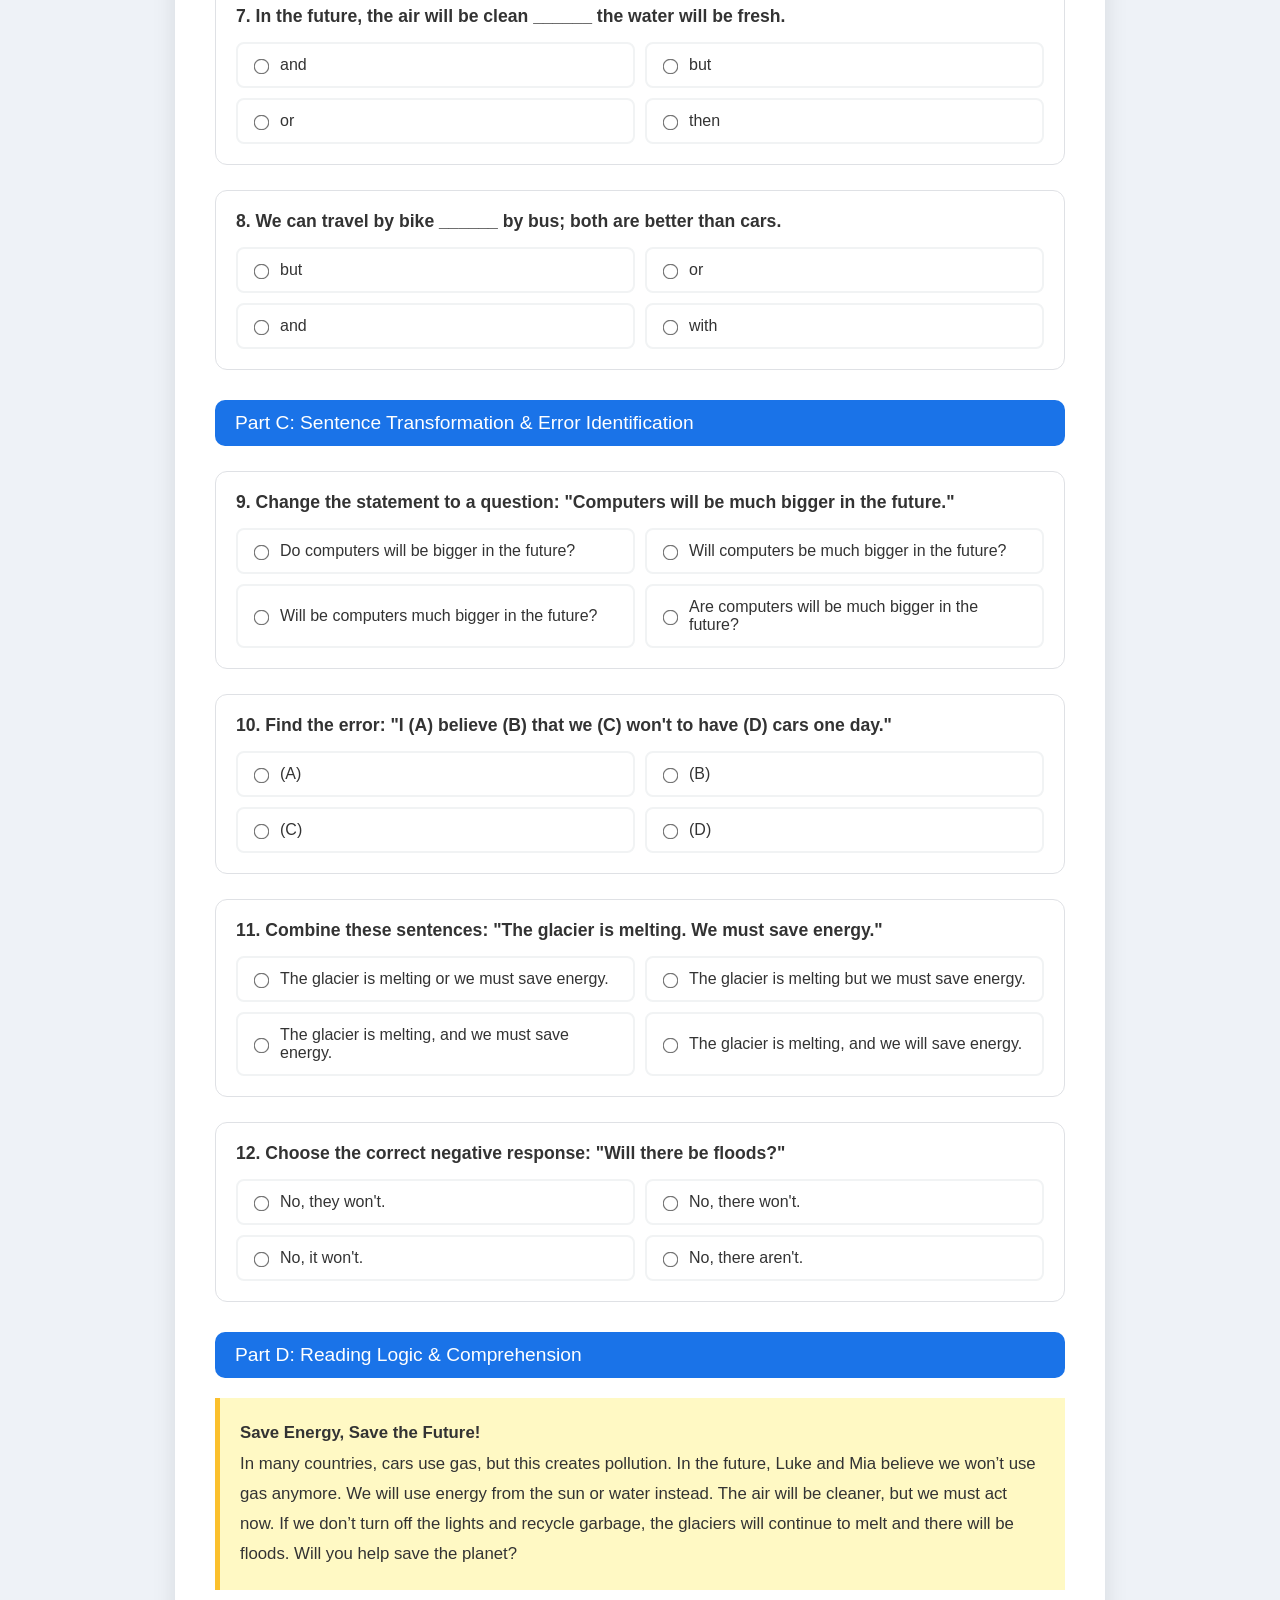
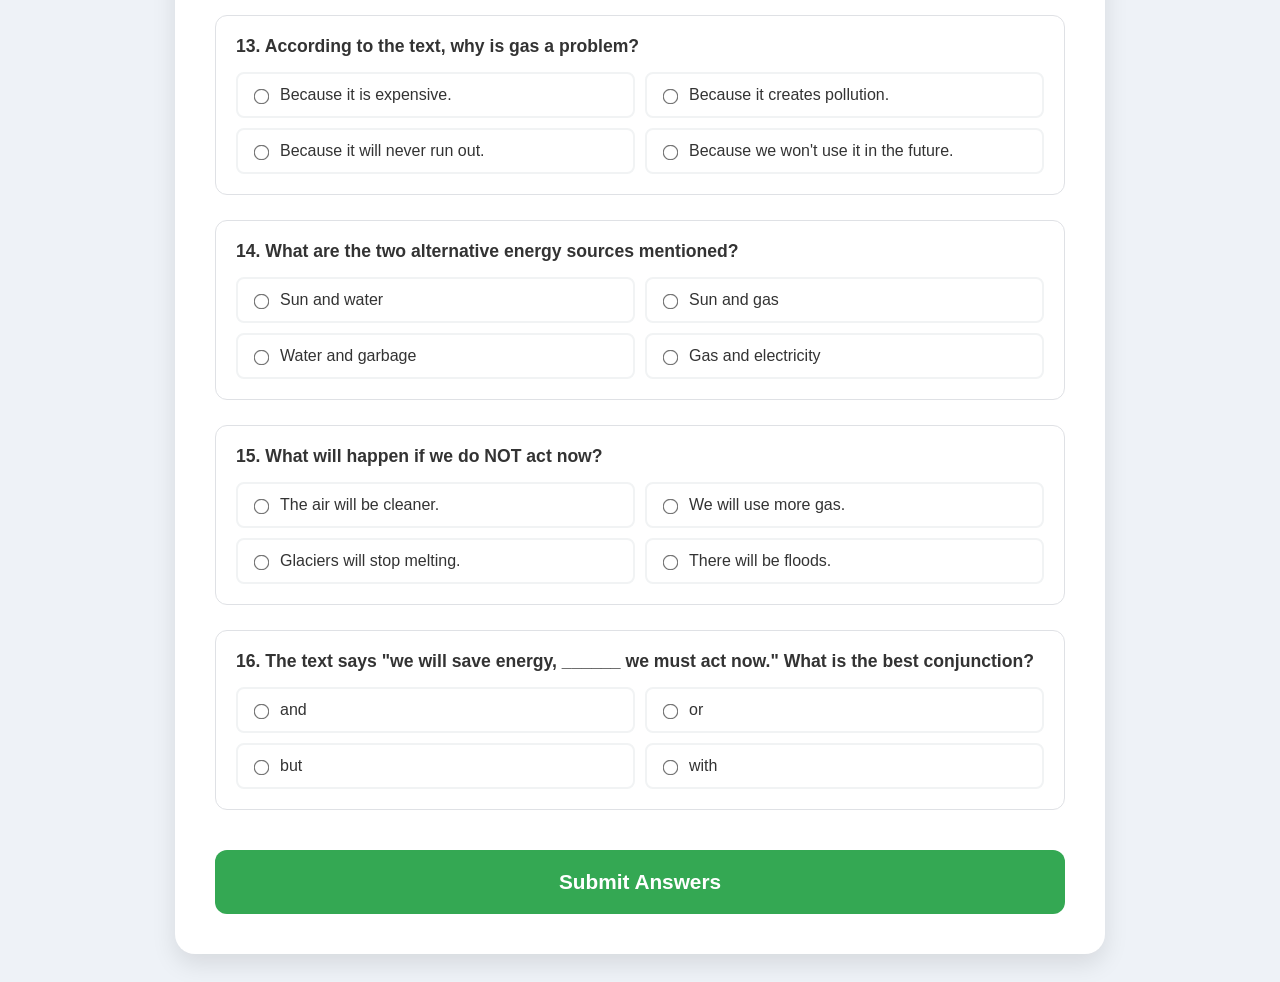
<file: english_unit7_quiz4.html>
<!DOCTYPE html>
<html lang="en">
<head>
    <meta charset="UTF-8">
    <meta name="viewport" content="width=device-width, initial-scale=1.0">
    <title>P5 English Mastery: Unit 7 & Conjunctions</title>
    <style>
        body { font-family: 'Segoe UI', sans-serif; background-color: #eef2f7; color: #333; padding: 20px; }
        .quiz-card { max-width: 850px; margin: auto; background: white; padding: 40px; border-radius: 20px; box-shadow: 0 10px 25px rgba(0,0,0,0.1); }
        h1 { color: #1a73e8; text-align: center; font-size: 2em; margin-bottom: 10px; }
        .section-header { background: #1a73e8; color: white; padding: 12px 20px; border-radius: 10px; margin-top: 30px; font-size: 1.2em; }
        .question-box { margin: 25px 0; padding: 20px; border: 1px solid #dfe1e5; border-radius: 12px; transition: 0.3s; }
        .question-text { font-weight: 600; font-size: 1.1em; margin-bottom: 15px; }
        .options-grid { display: grid; grid-template-columns: 1fr 1fr; gap: 10px; }
        .option-item { border: 2px solid #f1f3f4; padding: 12px; border-radius: 8px; cursor: pointer; display: flex; align-items: center; }
        .option-item:hover { border-color: #1a73e8; background: #f8fbff; }
        input[type="radio"] { margin-right: 12px; transform: scale(1.2); }
        .reading-passage { background: #fff9c4; border-left: 5px solid #fbc02d; padding: 20px; margin: 20px 0; line-height: 1.8; font-size: 1.05em; }
        button#submit-btn { display: block; width: 100%; padding: 20px; background: #34a853; color: white; border: none; border-radius: 12px; font-size: 1.3em; font-weight: bold; cursor: pointer; margin-top: 40px; }
        #results-area { display: none; margin-top: 40px; text-align: center; }
        .feedback { display: none; margin-top: 15px; padding: 15px; border-radius: 8px; font-size: 0.95em; line-height: 1.5; }
        .correct-bg { background: #d4edda; border: 1px solid #c3e6cb; color: #155724; }
        .incorrect-bg { background: #f8d7da; border: 1px solid #f5c6cb; color: #721c24; }
    </style>
</head>
<body>

<div class="quiz-card">
    <h1>P5 English Practice: Unit 7</h1>
    <p style="text-align:center; color:#666;">Focus: Future Tense (Predictions & Questions) & Coordinating Conjunctions</p>

    <div class="section-header">Part A: Grammar & Usage (Future Predictions)</div>
    
    <div class="question-box" data-ans="B">
        <div class="question-text">1. Scientists predict that the weather ______ warmer next year, ______ the ice will melt faster.</div>
        <div class="options-grid">
            <label class="option-item"><input type="radio" name="q1" value="A"> will be / or</label>
            <label class="option-item"><input type="radio" name="q1" value="B"> will be / and</label>
            <label class="option-item"><input type="radio" name="q1" value="C"> won't be / but</label>
            <label class="option-item"><input type="radio" name="q1" value="D"> will being / and</label>
        </div>
        <div class="feedback"></div>
    </div>

    <div class="question-box" data-ans="C">
        <div class="question-text">2. "______ we still have enough water in the future?" — "No, we ______."</div>
        <div class="options-grid">
            <label class="option-item"><input type="radio" name="q2" value="A"> Do / won't</label>
            <label class="option-item"><input type="radio" name="q2" value="B"> Will / will</label>
            <label class="option-item"><input type="radio" name="q2" value="C"> Will / won't</label>
            <label class="option-item"><input type="radio" name="q2" value="D"> Are / won't</label>
        </div>
        <div class="feedback"></div>
    </div>

    <div class="question-box" data-ans="A">
        <div class="question-text">3. Which sentence is grammatically correct?</div>
        <div class="options-grid">
            <label class="option-item"><input type="radio" name="q3" value="A"> I think we'll make electricity with wind energy.</label>
            <label class="option-item"><input type="radio" name="q3" value="B"> I think we'll to make electricity with wind energy.</label>
            <label class="option-item"><input type="radio" name="q3" value="C"> I think we'll making electricity with wind energy.</label>
            <label class="option-item"><input type="radio" name="q3" value="D"> I think we will makes electricity with wind energy.</label>
        </div>
        <div class="feedback"></div>
    </div>

    <div class="question-box" data-ans="D">
        <div class="question-text">4. There won't ______ any pollution if we ______ use gas.</div>
        <div class="options-grid">
            <label class="option-item"><input type="radio" name="q4" value="A"> being / don't</label>
            <label class="option-item"><input type="radio" name="q4" value="B"> be / will</label>
            <label class="option-item"><input type="radio" name="q4" value="C"> been / won't</label>
            <label class="option-item"><input type="radio" name="q4" value="D"> be / don't</label>
        </div>
        <div class="feedback"></div>
    </div>

    <div class="section-header">Part B: Coordinating Conjunctions (and, or, but)</div>

    <div class="question-box" data-ans="C">
        <div class="question-text">5. I want to save the planet, ______ I don't know how to start.</div>
        <div class="options-grid">
            <label class="option-item"><input type="radio" name="q5" value="A"> and</label>
            <label class="option-item"><input type="radio" name="q5" value="B"> or</label>
            <label class="option-item"><input type="radio" name="q5" value="C"> but</label>
            <label class="option-item"><input type="radio" name="q5" value="D"> so</label>
        </div>
        <div class="feedback"></div>
    </div>

    <div class="question-box" data-ans="B">
        <div class="question-text">6. Should we turn off the lights ______ turn off the TV first?</div>
        <div class="options-grid">
            <label class="option-item"><input type="radio" name="q6" value="A"> and</label>
            <label class="option-item"><input type="radio" name="q6" value="B"> or</label>
            <label class="option-item"><input type="radio" name="q6" value="C"> but</label>
            <label class="option-item"><input type="radio" name="q6" value="D"> with</label>
        </div>
        <div class="feedback"></div>
    </div>

    <div class="question-box" data-ans="A">
        <div class="question-text">7. In the future, the air will be clean ______ the water will be fresh.</div>
        <div class="options-grid">
            <label class="option-item"><input type="radio" name="q7" value="A"> and</label>
            <label class="option-item"><input type="radio" name="q7" value="B"> but</label>
            <label class="option-item"><input type="radio" name="q7" value="C"> or</label>
            <label class="option-item"><input type="radio" name="q7" value="D"> then</label>
        </div>
        <div class="feedback"></div>
    </div>

    <div class="question-box" data-ans="B">
        <div class="question-text">8. We can travel by bike ______ by bus; both are better than cars.</div>
        <div class="options-grid">
            <label class="option-item"><input type="radio" name="q8" value="A"> but</label>
            <label class="option-item"><input type="radio" name="q8" value="B"> or</label>
            <label class="option-item"><input type="radio" name="q8" value="C"> and</label>
            <label class="option-item"><input type="radio" name="q8" value="D"> with</label>
        </div>
        <div class="feedback"></div>
    </div>

    <div class="section-header">Part C: Sentence Transformation & Error Identification</div>

    <div class="question-box" data-ans="B">
        <div class="question-text">9. Change the statement to a question: "Computers will be much bigger in the future."</div>
        <div class="options-grid">
            <label class="option-item"><input type="radio" name="q9" value="A"> Do computers will be bigger in the future?</label>
            <label class="option-item"><input type="radio" name="q9" value="B"> Will computers be much bigger in the future?</label>
            <label class="option-item"><input type="radio" name="q9" value="C"> Will be computers much bigger in the future?</label>
            <label class="option-item"><input type="radio" name="q9" value="D"> Are computers will be much bigger in the future?</label>
        </div>
        <div class="feedback"></div>
    </div>

    <div class="question-box" data-ans="A">
        <div class="question-text">10. Find the error: "I (A) believe (B) that we (C) won't to have (D) cars one day."</div>
        <div class="options-grid">
            <label class="option-item"><input type="radio" name="q10" value="A"> (A)</label>
            <label class="option-item"><input type="radio" name="q10" value="B"> (B)</label>
            <label class="option-item"><input type="radio" name="q10" value="C"> (C)</label>
            <label class="option-item"><input type="radio" name="q10" value="D"> (D)</label>
        </div>
        <div class="feedback"></div>
    </div>

    <div class="question-box" data-ans="C">
        <div class="question-text">11. Combine these sentences: "The glacier is melting. We must save energy."</div>
        <div class="options-grid">
            <label class="option-item"><input type="radio" name="q11" value="A"> The glacier is melting or we must save energy.</label>
            <label class="option-item"><input type="radio" name="q11" value="B"> The glacier is melting but we must save energy.</label>
            <label class="option-item"><input type="radio" name="q11" value="C"> The glacier is melting, and we must save energy.</label>
            <label class="option-item"><input type="radio" name="q11" value="D"> The glacier is melting, and we will save energy.</label>
        </div>
        <div class="feedback"></div>
    </div>

    <div class="question-box" data-ans="B">
        <div class="question-text">12. Choose the correct negative response: "Will there be floods?"</div>
        <div class="options-grid">
            <label class="option-item"><input type="radio" name="q12" value="A"> No, they won't.</label>
            <label class="option-item"><input type="radio" name="q12" value="B"> No, there won't.</label>
            <label class="option-item"><input type="radio" name="q12" value="C"> No, it won't.</label>
            <label class="option-item"><input type="radio" name="q12" value="D"> No, there aren't.</label>
        </div>
        <div class="feedback"></div>
    </div>

    <div class="section-header">Part D: Reading Logic & Comprehension</div>
    <div class="reading-passage">
        <b>Save Energy, Save the Future!</b><br>
        In many countries, cars use gas, but this creates pollution. In the future, Luke and Mia believe we won’t use gas anymore. We will use energy from the sun or water instead. The air will be cleaner, but we must act now. If we don’t turn off the lights and recycle garbage, the glaciers will continue to melt and there will be floods. Will you help save the planet?
    </div>

    <div class="question-box" data-ans="B">
        <div class="question-text">13. According to the text, why is gas a problem?</div>
        <div class="options-grid">
            <label class="option-item"><input type="radio" name="r1" value="A"> Because it is expensive.</label>
            <label class="option-item"><input type="radio" name="r1" value="B"> Because it creates pollution.</label>
            <label class="option-item"><input type="radio" name="r1" value="C"> Because it will never run out.</label>
            <label class="option-item"><input type="radio" name="r1" value="D"> Because we won't use it in the future.</label>
        </div>
        <div class="feedback"></div>
    </div>

    <div class="question-box" data-ans="A">
        <div class="question-text">14. What are the two alternative energy sources mentioned?</div>
        <div class="options-grid">
            <label class="option-item"><input type="radio" name="r2" value="A"> Sun and water</label>
            <label class="option-item"><input type="radio" name="r2" value="B"> Sun and gas</label>
            <label class="option-item"><input type="radio" name="r2" value="C"> Water and garbage</label>
            <label class="option-item"><input type="radio" name="r2" value="D"> Gas and electricity</label>
        </div>
        <div class="feedback"></div>
    </div>

    <div class="question-box" data-ans="D">
        <div class="question-text">15. What will happen if we do NOT act now?</div>
        <div class="options-grid">
            <label class="option-item"><input type="radio" name="r3" value="A"> The air will be cleaner.</label>
            <label class="option-item"><input type="radio" name="r3" value="B"> We will use more gas.</label>
            <label class="option-item"><input type="radio" name="r3" value="C"> Glaciers will stop melting.</label>
            <label class="option-item"><input type="radio" name="r3" value="D"> There will be floods.</label>
        </div>
        <div class="feedback"></div>
    </div>

    <div class="question-box" data-ans="C">
        <div class="question-text">16. The text says "we will save energy, ______ we must act now." What is the best conjunction?</div>
        <div class="options-grid">
            <label class="option-item"><input type="radio" name="r4" value="A"> and</label>
            <label class="option-item"><input type="radio" name="r4" value="B"> or</label>
            <label class="option-item"><input type="radio" name="r4" value="C"> but</label>
            <label class="option-item"><input type="radio" name="r4" value="D"> with</label>
        </div>
        <div class="feedback"></div>
    </div>

    <button id="submit-btn" onclick="gradeQuiz()">Submit Answers</button>

    <div id="results-area">
        <h2 id="final-score"></h2>
        <p>Review the explanations for each question below.</p>
    </div>
</div>

<script>
    const explanations = {
        q1: "We use 'will be' for a prediction and 'and' to link the similar result of the weather getting warmer.",
        q2: "Future questions start with 'Will'. The negative short answer must be 'won't'[cite: 582, 585].",
        q3: "After 'will/won't', always use the base form of the verb without 'to' or '-ing'[cite: 447, 495].",
        q4: "Use 'be' as the base verb after 'won't'. 'Don't' is used for a current condition[cite: 447].",
        q5: "Use 'but' to link contrasting ideas: wanting to help vs. not knowing how.",
        q6: "Use 'or' to present an alternative choice between two actions.",
        q7: "Use 'and' to link two similar, positive future predictions.",
        q8: "Use 'or' because you are choosing between two alternative methods of travel.",
        q9: "To form a question, move 'Will' to the beginning of the sentence[cite: 601].",
        q10: "The error is 'to have'. We never use 'to' after will/won't[cite: 495].",
        q11: "These are two related facts about the environment, so 'and' is the best link.",
        q12: "The question uses 'there', so the answer must use 'there won't'[cite: 587, 672].",
        r1: "The text explicitly states that using gas 'creates pollution'[cite: 479, 560].",
        r2: "The text mentions using 'energy from the sun or water' as alternatives[cite: 446, 487].",
        r3: "The reading states if we don't act, 'there will be floods'[cite: 616, 671].",
        r4: " 'But' is used here because it shows the contrast between the goal (saving energy) and the necessary urgent action."
    };

    function gradeQuiz() {
        let score = 0;
        const total = 16;
        const boxes = document.querySelectorAll('.question-box');

        boxes.forEach((box, index) => {
            const correctAns = box.getAttribute('data-ans');
            const selected = box.querySelector('input:checked');
            const feedback = box.querySelector('.feedback');
            const qKey = selected ? selected.name : `q${index+1}`; // Handle q1-q12 and r1-r4

            feedback.style.display = 'block';
            if (selected && selected.value === correctAns) {
                score++;
                feedback.innerHTML = `<b>Correct!</b> ${explanations[selected.name] || explanations[selected.name.replace('r','q')]}`;
                feedback.className = "feedback correct-bg";
            } else {
                feedback.innerHTML = `<b>Incorrect.</b> The correct answer is ${correctAns}. ${explanations[selected ? selected.name : box.querySelector('input').name]}`;
                feedback.className = "feedback incorrect-bg";
            }
        });

        document.getElementById('final-score').innerText = `You scored ${score} out of ${total}!`;
        document.getElementById('results-area').style.display = 'block';
        window.scrollTo({ top: document.body.scrollHeight, behavior: 'smooth' });
    }
</script>

</body>
</html>
</file>
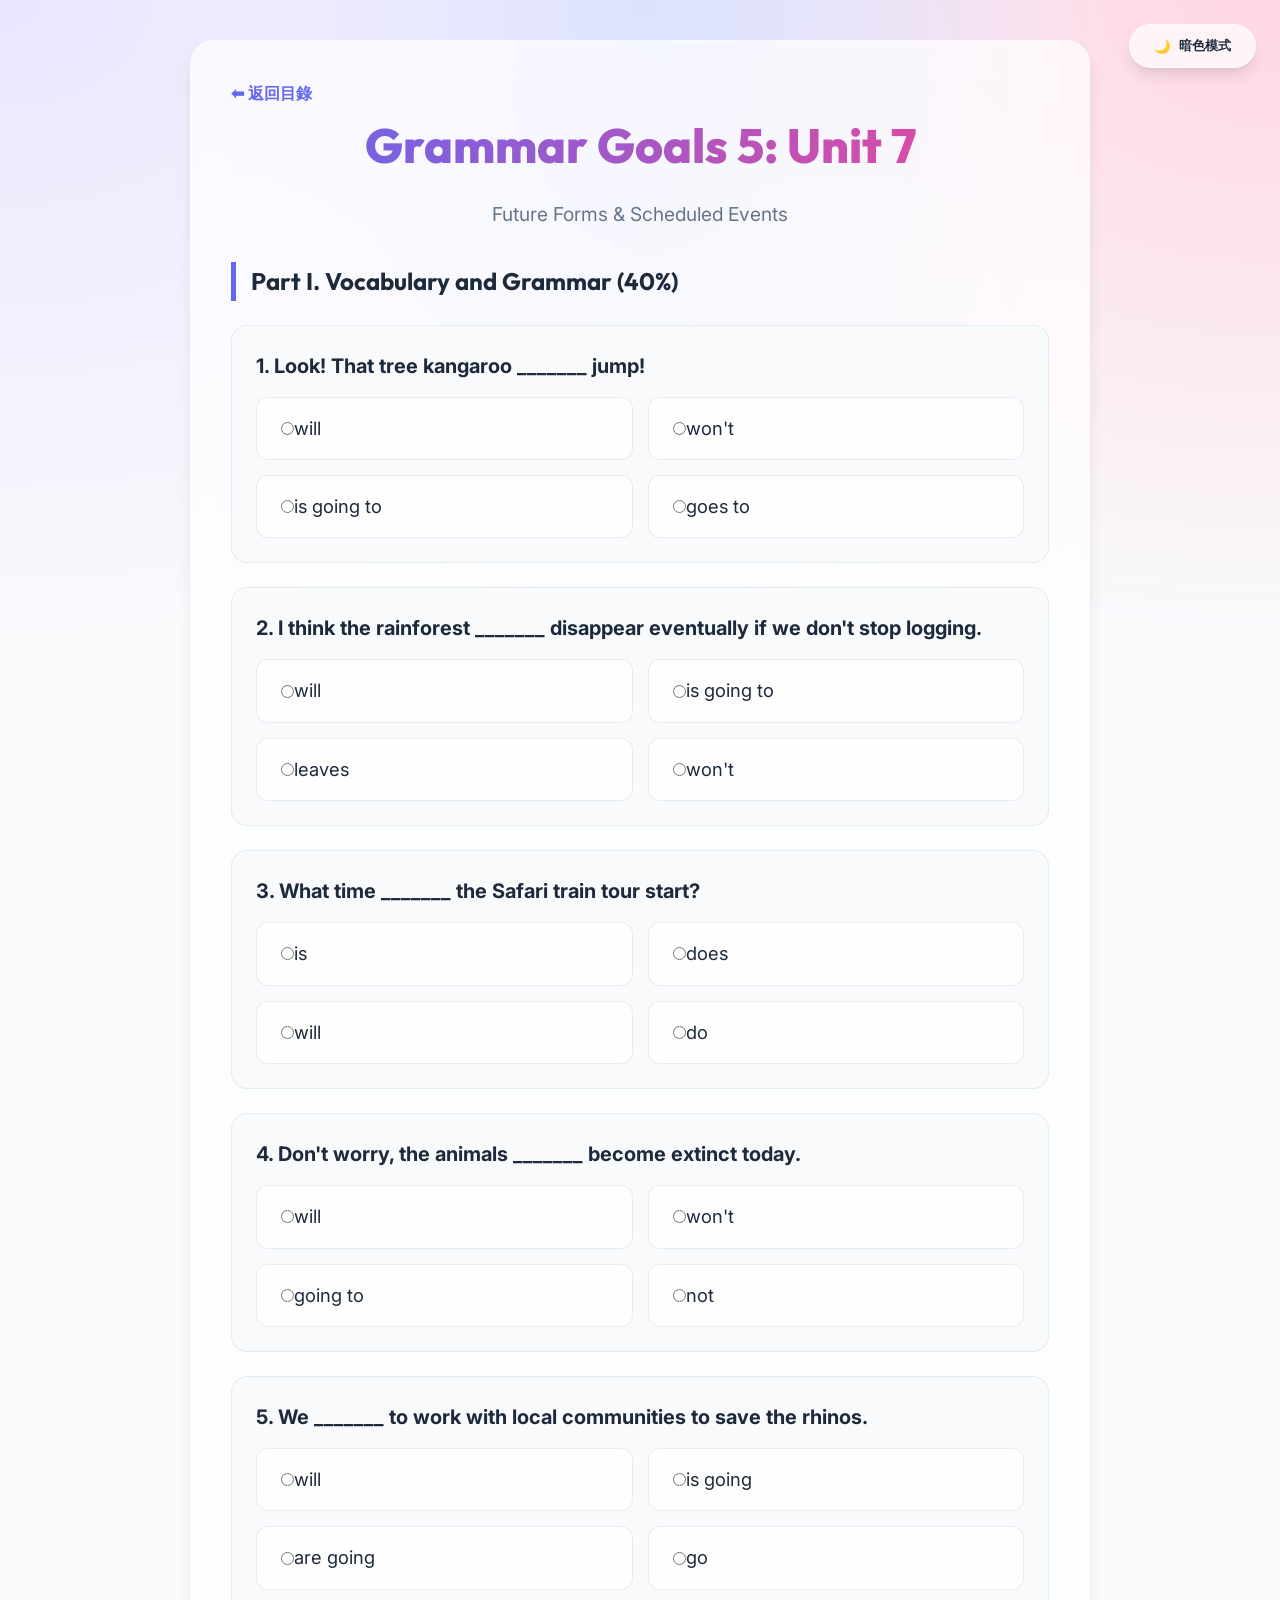
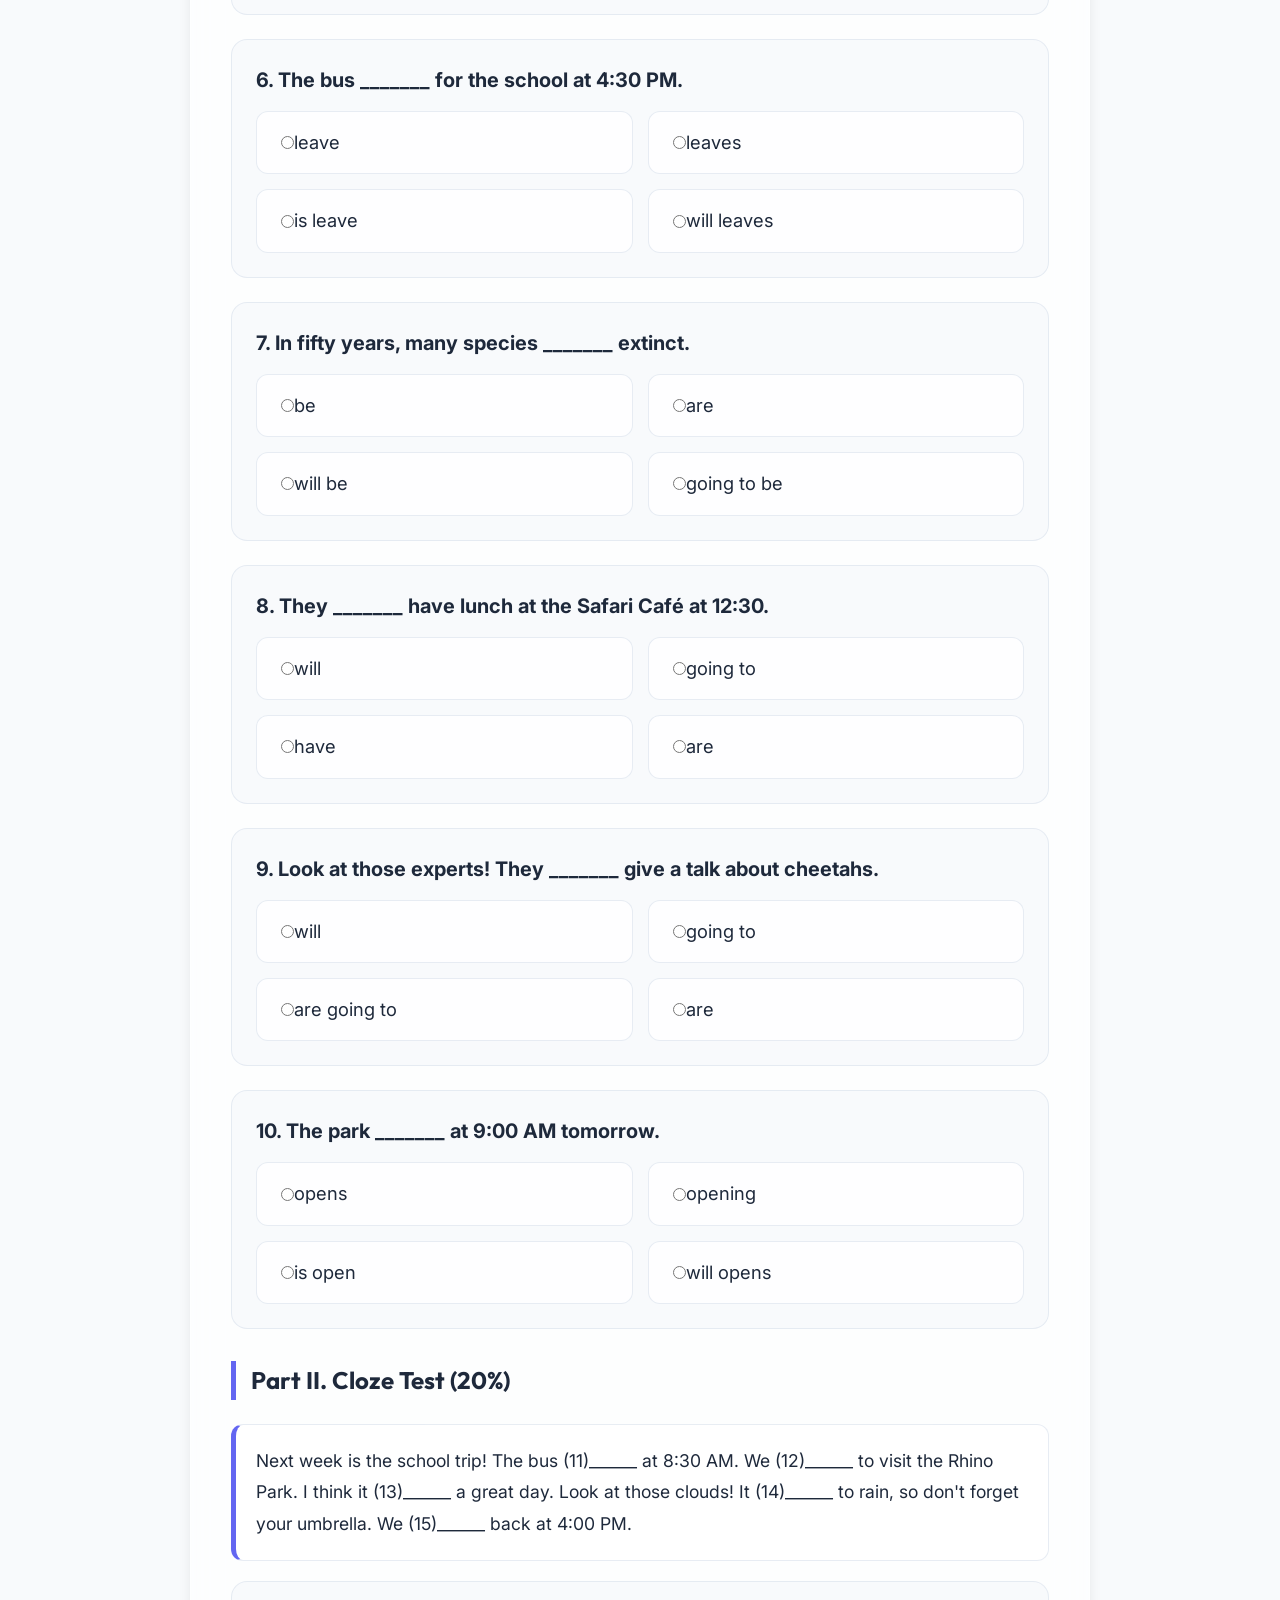
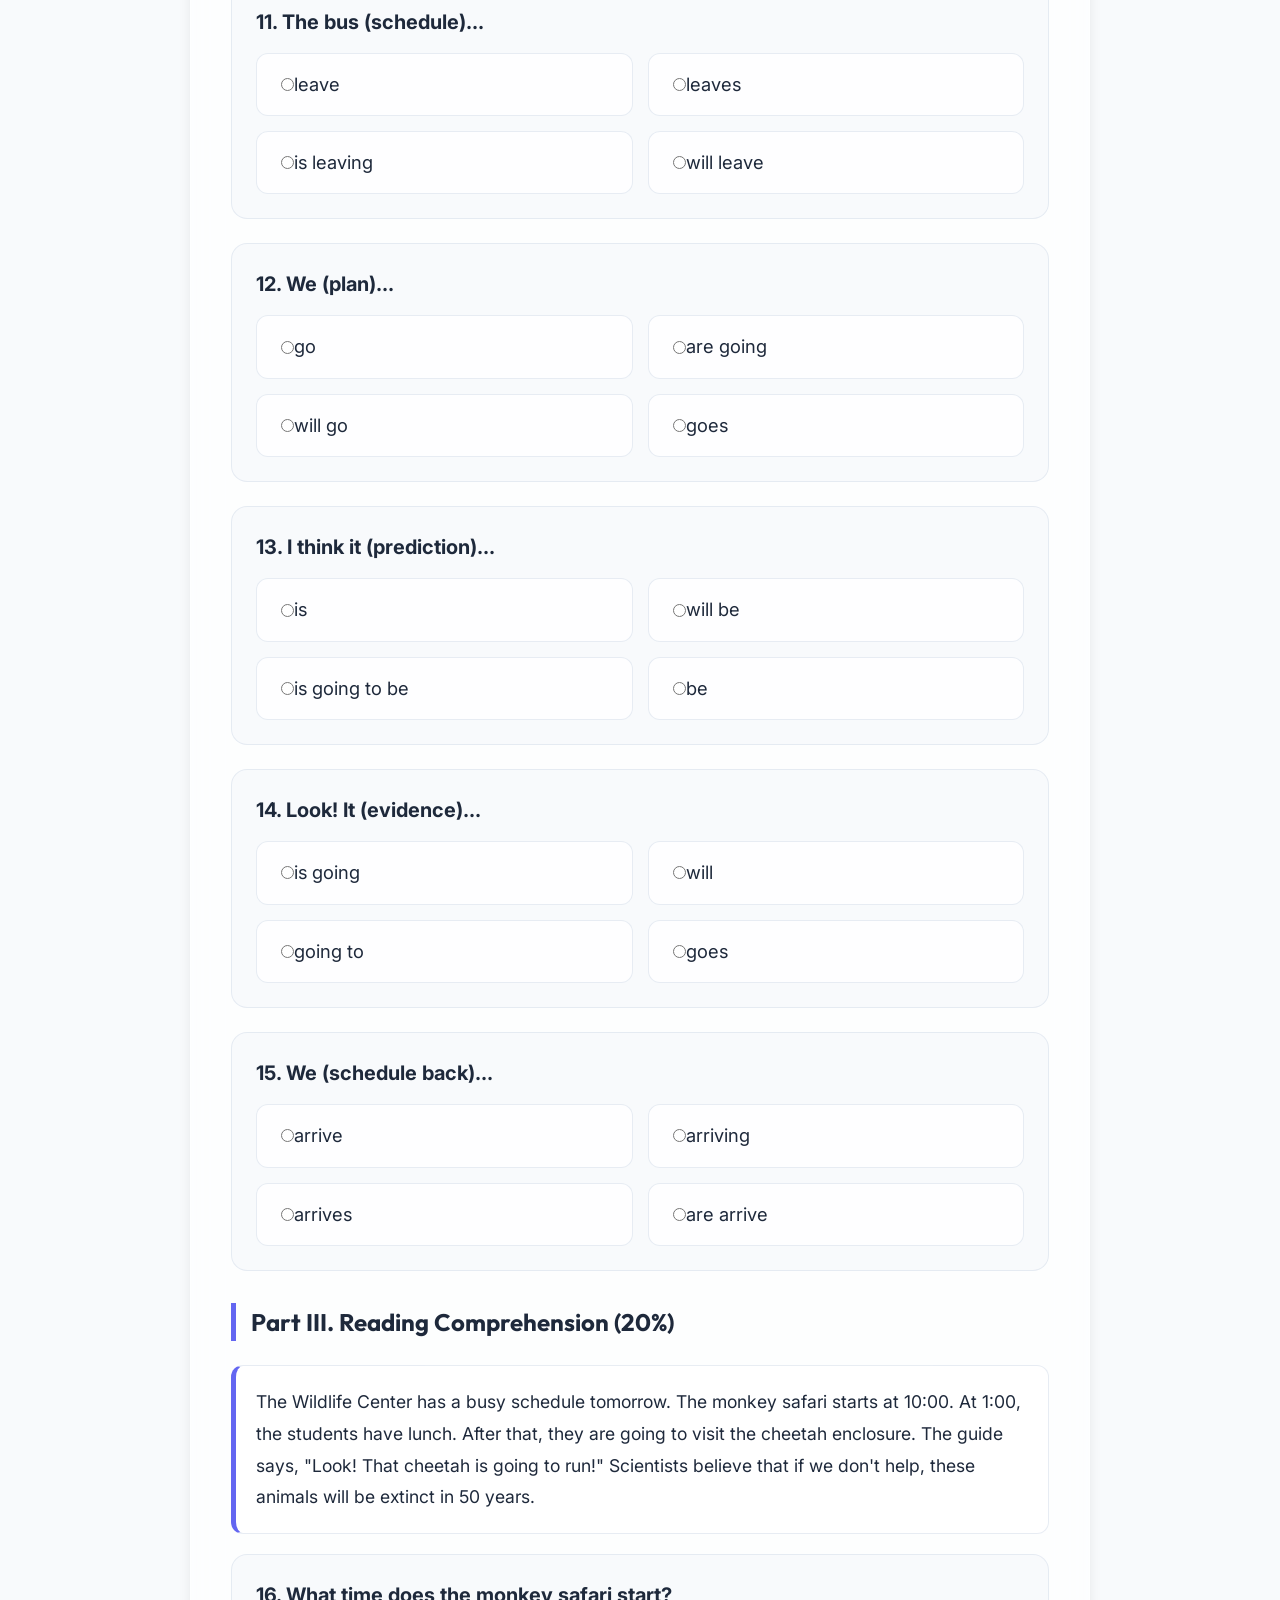
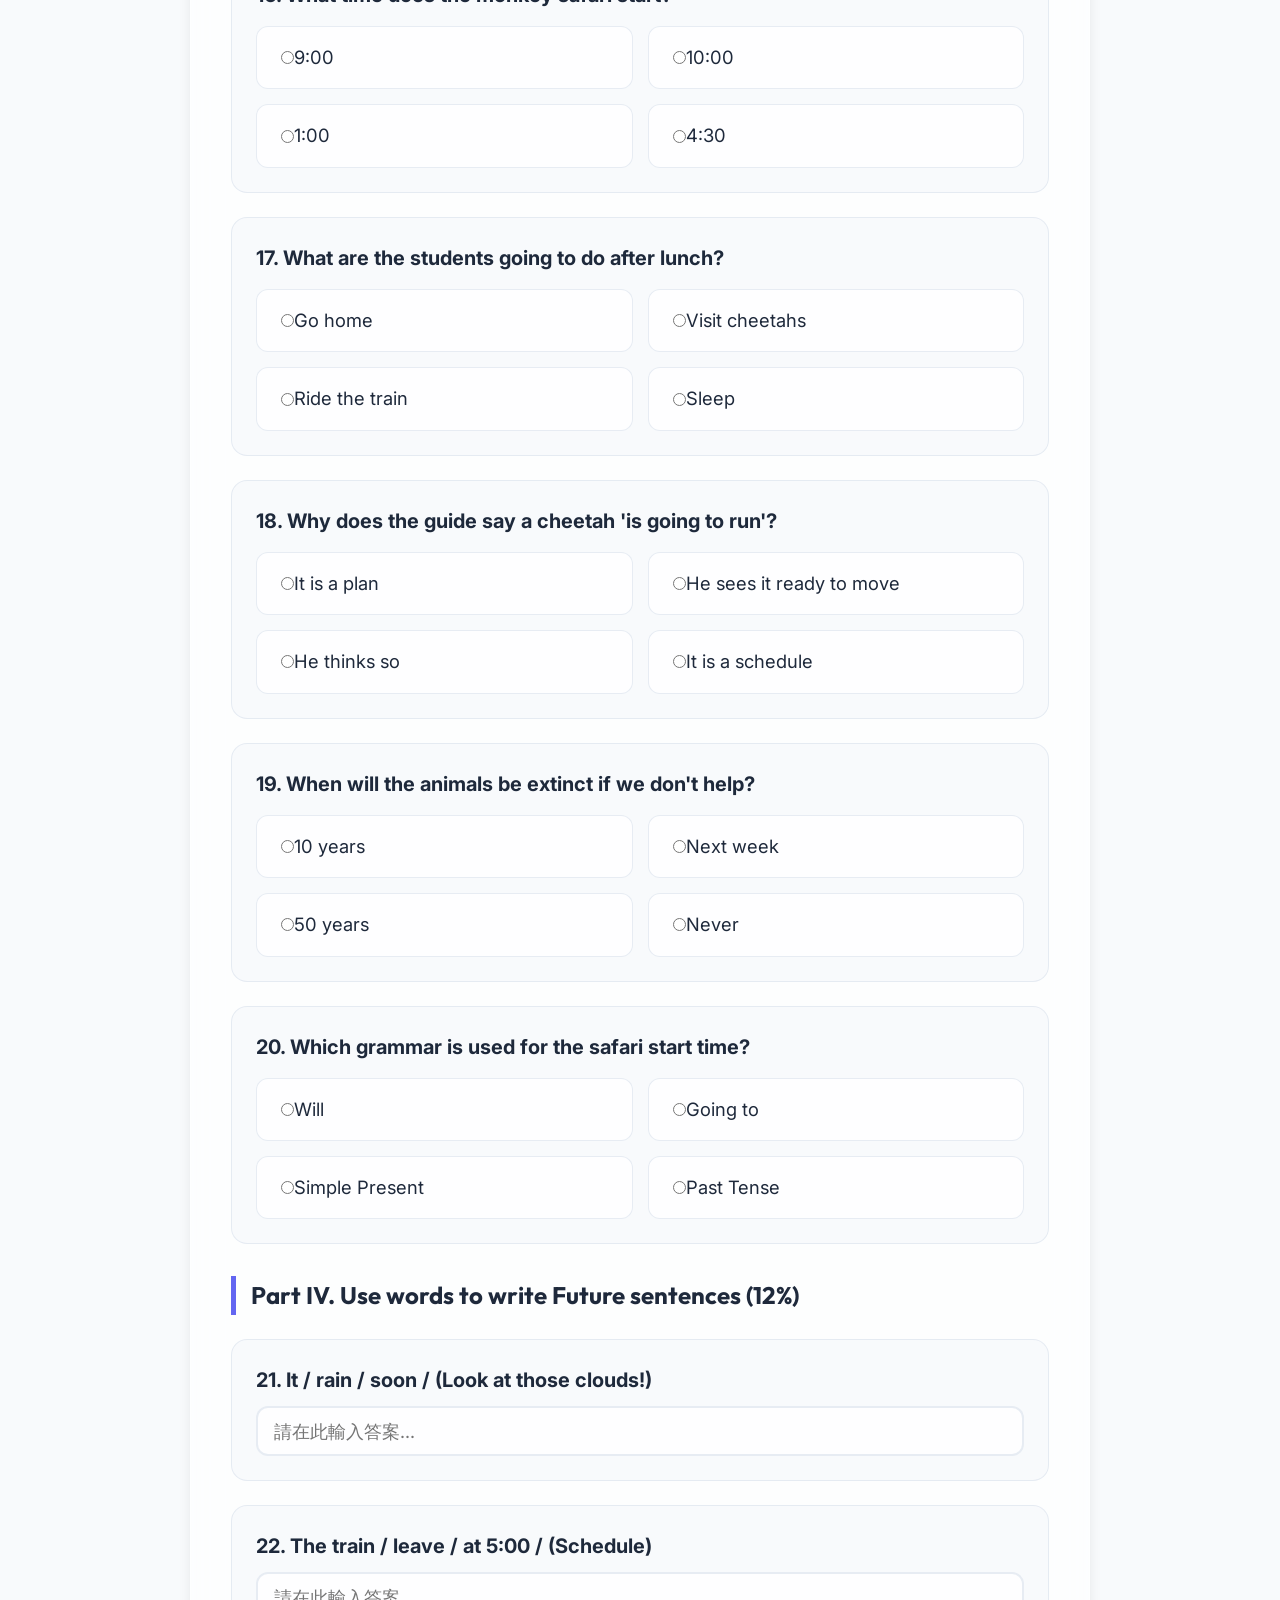
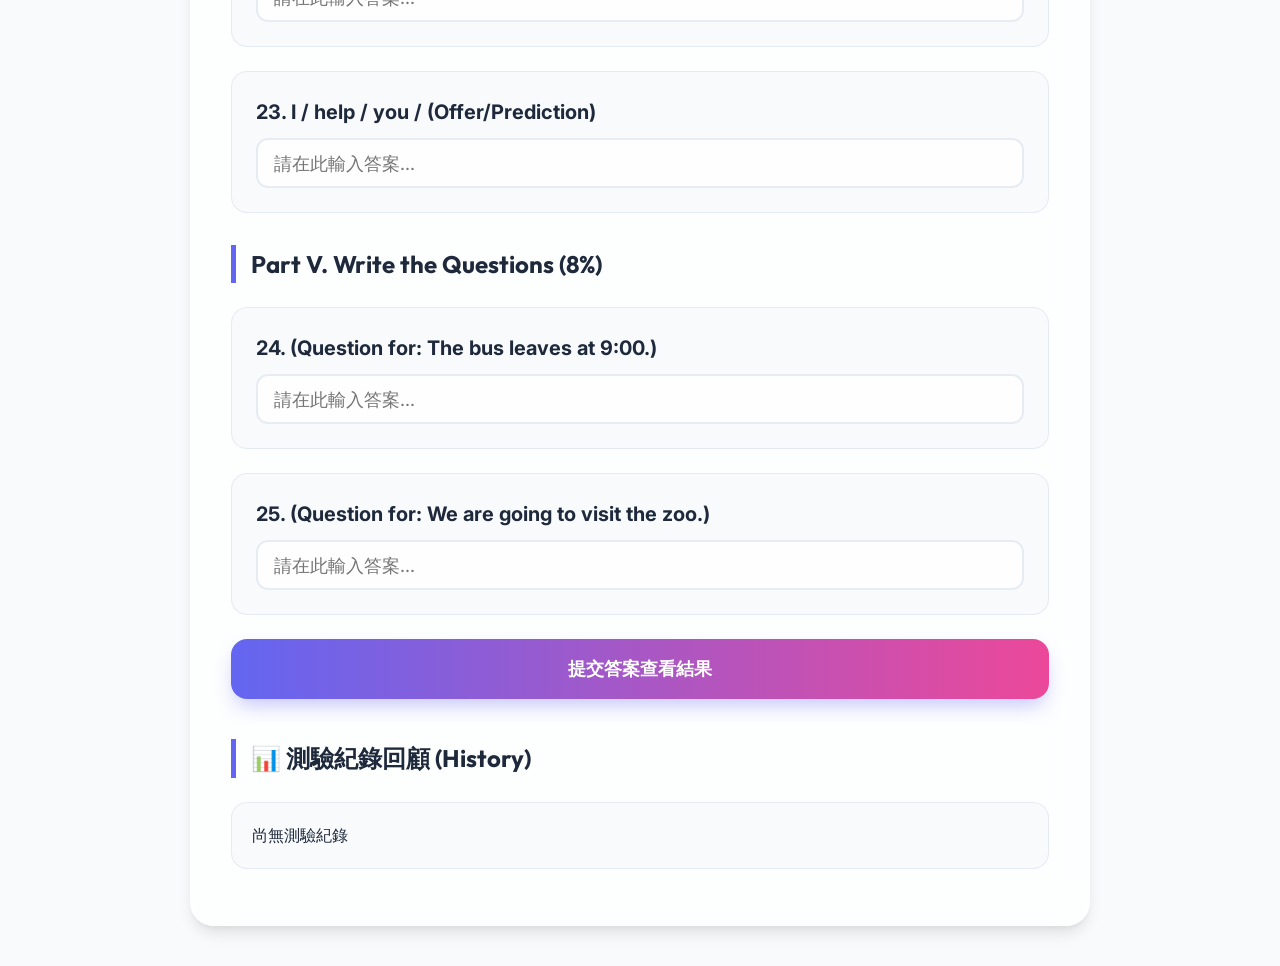
<file: english_unit7_quiz5.html>
<!DOCTYPE html>
<html lang="zh-Hant">
<head>
    <meta charset="UTF-8">
    <meta name="viewport" content="width=device-width, initial-scale=1.0">
    <title>G5 English Unit 7 Grammar Goals Quiz</title>
    <link rel="stylesheet" href="style.css">
    <style>
        .input-box {
            width: 100%;
            padding: 12px 16px;
            font-size: 1.15rem;
            border: 2px solid var(--border-color);
            background: var(--bg-secondary);
            color: var(--text-primary);
            border-radius: 12px;
            margin-top: 10px;
            font-family: 'Inter', sans-serif;
            transition: all 0.3s ease;
        }
        .input-box:focus {
            outline: none;
            border-color: var(--accent-primary);
            box-shadow: 0 0 0 3px rgba(99, 102, 241, 0.2);
        }
        .reading-box { 
            background: var(--bg-secondary); 
            padding: 20px; 
            border-radius: 12px; 
            border-left: 5px solid var(--accent-primary); 
            margin-bottom: 20px; 
            font-size: 1.1rem;
            line-height: 1.8;
            border-top: 1px solid var(--border-color);
            border-right: 1px solid var(--border-color);
            border-bottom: 1px solid var(--border-color);
        }
        .section-title { 
            margin-top: 2rem; 
            border-left: 5px solid var(--accent-primary); 
            padding-left: 15px; 
            font-size: 1.5rem;
            margin-bottom: 1.5rem;
        }
        .options-grid { 
            display: grid; 
            grid-template-columns: 1fr 1fr; 
            gap: 15px; 
            margin-top: 15px; 
        }
        @media (max-width: 640px) {
            .options-grid { grid-template-columns: 1fr; }
        }
        .review-item { padding: 20px; margin-bottom: 20px; border-radius: 12px; border: 1px solid var(--border-color); background: var(--bg-primary); }
        .wrong { border-left: 5px solid var(--accent-danger); }
        .correct { border-left: 5px solid var(--accent-success); }
    </style>
</head>
<body>

<div class="theme-toggle">
    <button id="themeBtn" onclick="toggleTheme()"><span>🌙</span> 暗色模式</button>
</div>

<div class="container">
    <p><a href="english.html" style="text-decoration: none; font-weight: bold; color: var(--accent-primary);">⬅ 返回目錄</a></p>
    <h1>Grammar Goals 5: Unit 7</h1>
    <p style="text-align:center; font-size: 1.2rem; color: var(--text-secondary); margin-top: -1.5rem; margin-bottom: 2rem;">Future Forms & Scheduled Events</p>

    <div id="quiz-ui">
        <div class="section">
            <h3 class="section-title">Part I. Vocabulary and Grammar (40%)</h3>
            <div id="part1"></div>
        </div>

        <div class="section">
            <h3 class="section-title">Part II. Cloze Test (20%)</h3>
            <div class="reading-box">
                Next week is the school trip! The bus (11)______ at 8:30 AM. We (12)______ to visit the Rhino Park. I think it (13)______ a great day. Look at those clouds! It (14)______ to rain, so don't forget your umbrella. We (15)______ back at 4:00 PM.
            </div>
            <div id="part2"></div>
        </div>

        <div class="section">
            <h3 class="section-title">Part III. Reading Comprehension (20%)</h3>
            <div class="reading-box">
                The Wildlife Center has a busy schedule tomorrow. The monkey safari starts at 10:00. At 1:00, the students have lunch. After that, they are going to visit the cheetah enclosure. The guide says, "Look! That cheetah is going to run!" Scientists believe that if we don't help, these animals will be extinct in 50 years.
            </div>
            <div id="part3"></div>
        </div>

        <div class="section">
            <h3 class="section-title">Part IV. Use words to write Future sentences (12%)</h3>
            <div id="part4"></div>
        </div>

        <div class="section">
            <h3 class="section-title">Part V. Write the Questions (8%)</h3>
            <div id="part5"></div>
        </div>

        <button id="submitBtn" onclick="submitQuiz()">提交答案查看結果</button>
    </div>

    <div id="result" style="display: none;">
        <h2>測試結果</h2>
        <div id="score-text" style="font-size: 2rem; text-align:center; color: var(--accent-primary); margin-bottom: 20px; font-weight: bold;"></div>
        <div id="review-area"></div>
        <button id="submitBtn" onclick="location.reload()" style="margin-top: 20px; background: var(--text-secondary);">再試一次</button>
    </div>

    <div class="history-section" style="margin-top: 40px;">
        <h3 class="section-title">📊 測驗紀錄回顧 (History)</h3>
        <div id="history-body"></div>
    </div>
</div>

<script>
function toggleTheme() {
    const html = document.documentElement;
    const btn = document.getElementById('themeBtn');
    const currentTheme = html.getAttribute('data-theme');
    const newTheme = currentTheme === 'dark' ? 'light' : 'dark';
    html.setAttribute('data-theme', newTheme);
    btn.innerHTML = newTheme === 'dark' ? '<span>☀️</span> 亮色模式' : '<span>🌙</span> 暗色模式';
    localStorage.setItem('theme', newTheme);
}

window.addEventListener('DOMContentLoaded', () => {
    const savedTheme = localStorage.getItem('theme') || 'light';
    document.documentElement.setAttribute('data-theme', savedTheme);
    const btn = document.getElementById('themeBtn');
    if (savedTheme === 'dark') btn.innerHTML = '<span>☀️</span> 亮色模式';
    updateHistory();
});

const quizData = [
    // Part 1
    { q: "1. Look! That tree kangaroo _______ jump!", options: ["will", "won't", "is going to", "goes to"], correct: 2, part: 1, exp: "Use 'going to' for a future event based on a current observation (Look!)." },
    { q: "2. I think the rainforest _______ disappear eventually if we don't stop logging.", options: ["will", "is going to", "leaves", "won't"], correct: 0, part: 1, exp: "Use 'will' for predictions based on what we think." },
    { q: "3. What time _______ the Safari train tour start?", options: ["is", "does", "will", "do"], correct: 1, part: 1, exp: "Use Simple Present (does) for scheduled future events." },
    { q: "4. Don't worry, the animals _______ become extinct today.", options: ["will", "won't", "going to", "not"], correct: 1, part: 1, exp: "Negative prediction: won't + infinitive." },
    { q: "5. We _______ to work with local communities to save the rhinos.", options: ["will", "is going", "are going", "go"], correct: 2, part: 1, exp: "Future plans/intentions: are going to." },
    { q: "6. The bus _______ for the school at 4:30 PM.", options: ["leave", "leaves", "is leave", "will leaves"], correct: 1, part: 1, exp: "Schedules use Simple Present (leaves)." },
    { q: "7. In fifty years, many species _______ extinct.", options: ["be", "are", "will be", "going to be"], correct: 2, part: 1, exp: "Future prediction with 'will' + 'be'." },
    { q: "8. They _______ have lunch at the Safari Café at 12:30.", options: ["will", "going to", "have", "are"], correct: 2, part: 1, exp: "Simple present for future schedules: They have lunch (it is on the itinerary)." },
    { q: "9. Look at those experts! They _______ give a talk about cheetahs.", options: ["will", "going to", "are going to", "are"], correct: 2, part: 1, exp: "Evidence-based future: are going to." },
    { q: "10. The park _______ at 9:00 AM tomorrow.", options: ["opens", "opening", "is open", "will opens"], correct: 0, part: 1, exp: "Scheduled events (opening times) use Simple Present." },

    // Part 2
    { q: "11. The bus (schedule)...", options: ["leave", "leaves", "is leaving", "will leave"], correct: 1, part: 2, exp: "Schedule = Simple Present." },
    { q: "12. We (plan)...", options: ["go", "are going", "will go", "goes"], correct: 1, part: 2, exp: "Plan = are going to." },
    { q: "13. I think it (prediction)...", options: ["is", "will be", "is going to be", "be"], correct: 1, part: 2, exp: "Prediction with 'I think' = will." },
    { q: "14. Look! It (evidence)...", options: ["is going", "will", "going to", "goes"], correct: 0, part: 2, exp: "Evidence = is going to." },
    { q: "15. We (schedule back)...", options: ["arrive", "arriving", "arrives", "are arrive"], correct: 0, part: 2, exp: "Schedule = Simple Present (We arrive)." },

    // Part 3
    { q: "16. What time does the monkey safari start?", options: ["9:00", "10:00", "1:00", "4:30"], correct: 1, part: 3, exp: "Text states: 'starts at 10:00'." },
    { q: "17. What are the students going to do after lunch?", options: ["Go home", "Visit cheetahs", "Ride the train", "Sleep"], correct: 1, part: 3, exp: "Text states: 'After that, they are going to visit the cheetah enclosure'." },
    { q: "18. Why does the guide say a cheetah 'is going to run'?", options: ["It is a plan", "He sees it ready to move", "He thinks so", "It is a schedule"], correct: 1, part: 3, exp: "Observation/Evidence = going to." },
    { q: "19. When will the animals be extinct if we don't help?", options: ["10 years", "Next week", "50 years", "Never"], correct: 2, part: 3, exp: "Text states: 'extinct in 50 years'." },
    { q: "20. Which grammar is used for the safari start time?", options: ["Will", "Going to", "Simple Present", "Past Tense"], correct: 2, part: 3, exp: "Start times are scheduled (Simple Present)." },

    // Part 4
    { q: "21. It / rain / soon / (Look at those clouds!)", type: "text", correct: ["it is going to rain soon.", "it is going to rain soon"], part: 4, exp: "Evidence based: be going to." },
    { q: "22. The train / leave / at 5:00 / (Schedule)", type: "text", correct: ["the train leaves at 5:00.", "the train leaves at 5:00"], part: 4, exp: "Schedule: Simple Present." },
    { q: "23. I / help / you / (Offer/Prediction)", type: "text", correct: ["i will help you.", "i will help you"], part: 4, exp: "Offer/Will." },

    // Part 5
    { q: "24. (Question for: The bus leaves at 9:00.)", type: "text", correct: ["what time does the bus leave?", "what time does the bus leave"], part: 5, exp: "Schedule question structure." },
    { q: "25. (Question for: We are going to visit the zoo.)", type: "text", correct: ["what are you going to visit?", "what are you going to visit", "where are you going to visit?", "where are you going to visit"], part: 5, exp: "Going to question structure." }
];

function renderQuiz() {
    quizData.forEach((item, idx) => {
        const container = document.getElementById('part' + item.part);
        const div = document.createElement('div');
        div.className = 'question';
        
        if (item.type === "text") {
            div.innerHTML = `<p><strong>${item.q}</strong></p><input type="text" class="input-box" id="q${idx}" placeholder="請在此輸入答案...">`;
        } else {
            let html = `<p><strong>${item.q}</strong></p><div class="options options-grid">`;
            item.options.forEach((opt, oIdx) => {
                html += `<label><input type="radio" name="q${idx}" value="${oIdx}"> <span>${opt}</span></label>`;
            });
            html += `</div>`;
            div.innerHTML = html;
        }
        container.appendChild(div);
    });
}

function submitQuiz() {
    let score = 0;
    const reviewArea = document.getElementById('review-area');
    reviewArea.innerHTML = '<h3 style="margin-bottom: 20px;">錯題解析 (Correction Ledger)</h3>';

    let allCorrect = true;

    quizData.forEach((item, idx) => {
        let isCorrect = false;
        let userVal = "";
        let expectedAnswerStr = "";

        if (item.type === "text") {
            userVal = document.getElementById('q'+idx).value.trim().toLowerCase();
            isCorrect = item.correct.includes(userVal);
            expectedAnswerStr = item.correct[0];
            const inputField = document.getElementById('q'+idx);
            if(isCorrect) {
                inputField.style.borderColor = "var(--accent-success)";
            } else {
                inputField.style.borderColor = "var(--accent-danger)";
            }
        } else {
            const selected = document.querySelector(`input[name="q${idx}"]:checked`);
            userVal = selected ? item.options[selected.value] : "未作答 (No answer)";
            isCorrect = selected && parseInt(selected.value) === item.correct;
            expectedAnswerStr = item.options[item.correct];
            
            // Highlight options
            const optionsGroup = document.getElementsByName(`q${idx}`);
            optionsGroup.forEach(opt => {
                const label = opt.parentElement;
                if(parseInt(opt.value) === item.correct) {
                    label.style.borderColor = "var(--accent-success)";
                    label.style.background = "rgba(16, 185, 129, 0.1)";
                    label.style.color = "var(--accent-success)";
                    label.style.fontWeight = "bold";
                } else if(opt.checked && parseInt(opt.value) !== item.correct) {
                    label.style.borderColor = "var(--accent-danger)";
                    label.style.background = "rgba(239, 68, 68, 0.1)";
                }
            });
        }

        if (isCorrect) {
            score++;
        } else {
            allCorrect = false;
            const reviewItem = document.createElement('div');
            reviewItem.className = `review-item wrong`;
            reviewItem.innerHTML = `
                <p><strong>${item.q}</strong></p>
                <p style="margin-top: 10px;">你的答案：<span style="color:var(--accent-danger); font-weight:bold;">${userVal}</span></p>
                <p>正確答案：<span style="color:var(--accent-success); font-weight:bold;">${expectedAnswerStr}</span></p>
                <div style="font-size:0.95rem; color:var(--text-secondary); margin-top: 10px; padding-top: 10px; border-top: 1px dashed var(--border-color);">
                    <strong>說明：</strong>${item.exp}
                </div>
            `;
            reviewArea.appendChild(reviewItem);
        }
    });

    if(allCorrect) {
        reviewArea.innerHTML += '<p style="color: var(--accent-success); font-size: 1.2rem; font-weight: bold; text-align: center;">太棒了！所有題目都答對了！🎉</p>';
    }

    const finalPercentage = Math.round((score / quizData.length) * 100);
    document.getElementById('submitBtn').style.display = 'none';
    document.getElementById('result').style.display = 'block';
    document.getElementById('score-text').innerHTML = `得分: ${score} / ${quizData.length} (${finalPercentage}%)`;

    saveAttempt(score, quizData.length, finalPercentage);
    
    // Scroll to results
    window.scrollTo({ top: document.getElementById('result').offsetTop - 20, behavior: 'smooth' });
}

function saveAttempt(score, total, percentage) {
    const history = JSON.parse(localStorage.getItem('english_unit7_GoalsQuizHistory') || "[]");
    history.unshift({ date: new Date().toLocaleString(), scoreStr: `${score}/${total}`, percentage: percentage + "%" });
    localStorage.setItem('english_unit7_GoalsQuizHistory', JSON.stringify(history.slice(0, 5))); // Keep last 5
    updateHistory();
}

function updateHistory() {
    const history = JSON.parse(localStorage.getItem('english_unit7_GoalsQuizHistory') || "[]");
    const container = document.getElementById('history-body');
    if (history.length === 0) {
        container.innerHTML = "<div class='history-item'>尚無測驗紀錄</div>";
        return;
    }
    container.innerHTML = history.map((h, i) => `
        <div class="history-item">
            <strong>第 ${history.length - i} 次測驗 - ${h.date}</strong><br>
            得分：<span style="color: var(--accent-success); font-weight: bold;">${h.scoreStr} (${h.percentage})</span>
        </div>
    `).join('');
}

renderQuiz();
</script>
</body>
</html>
</file>
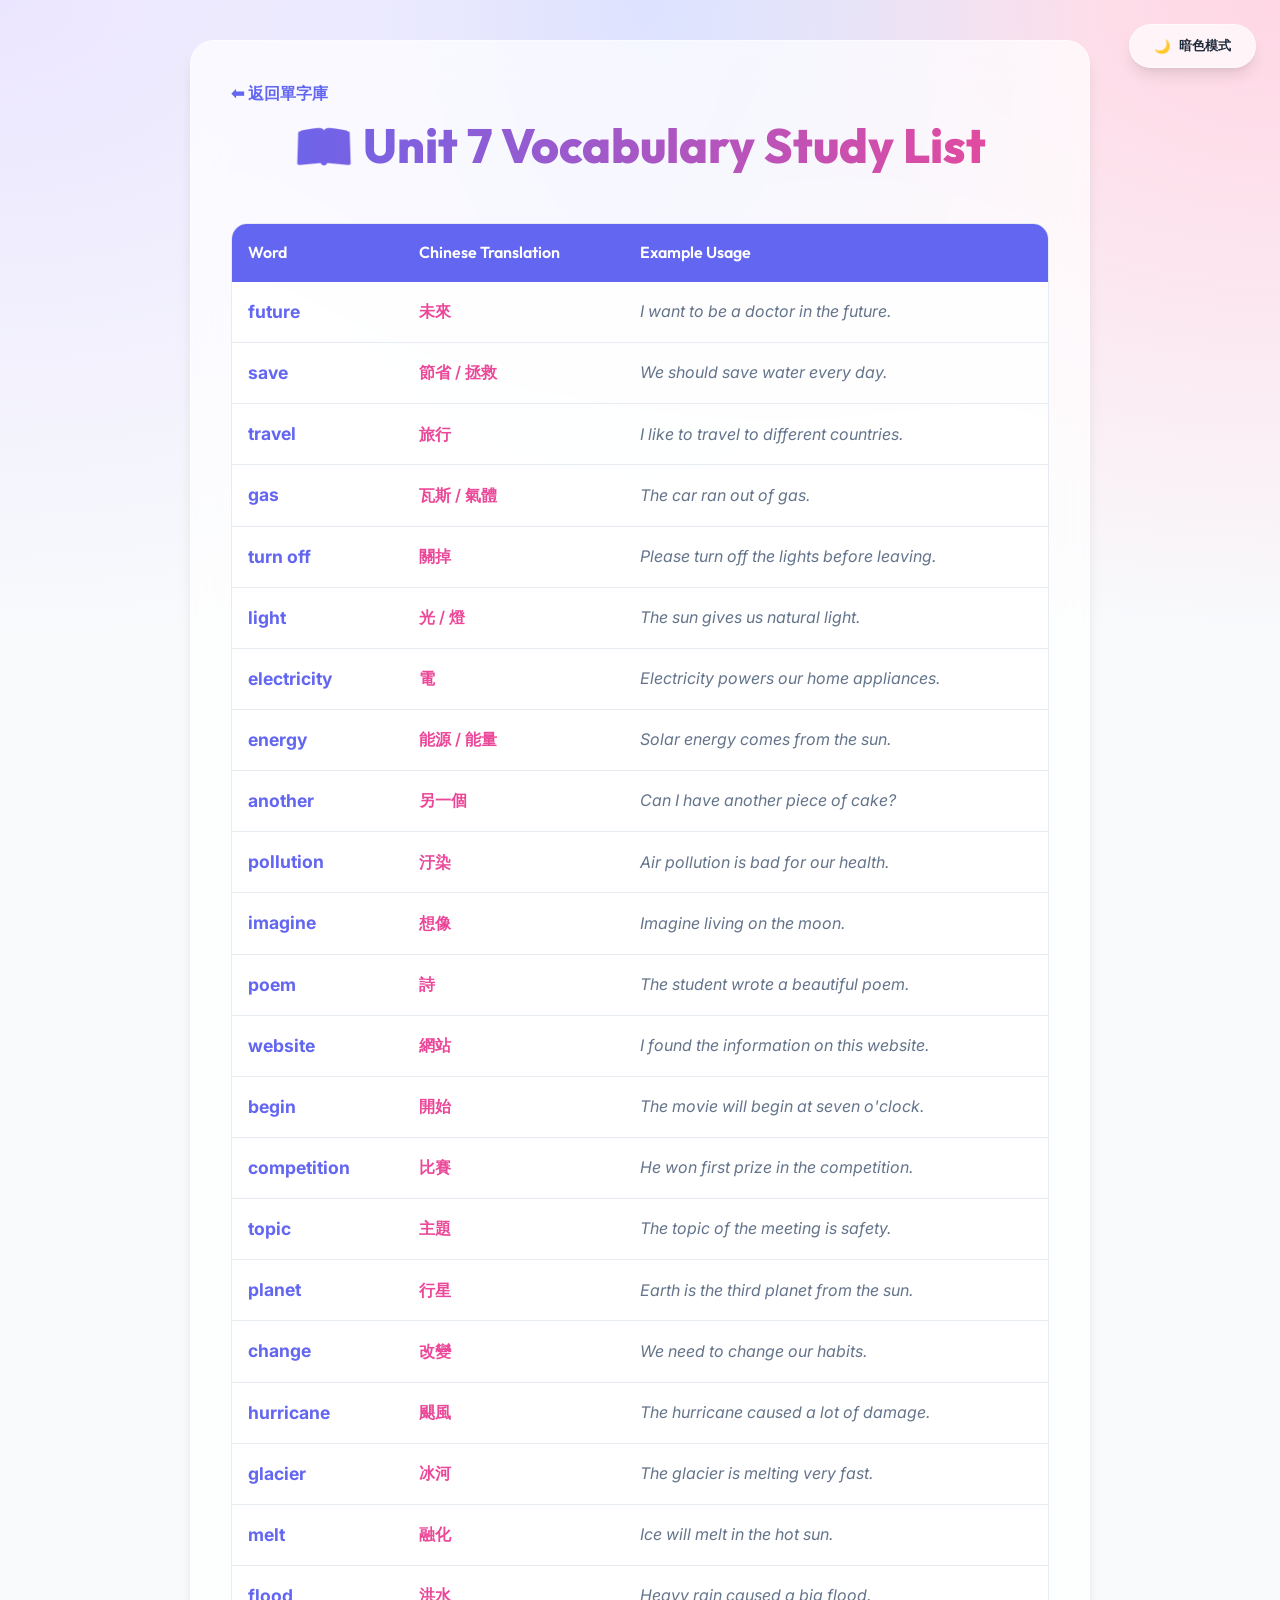
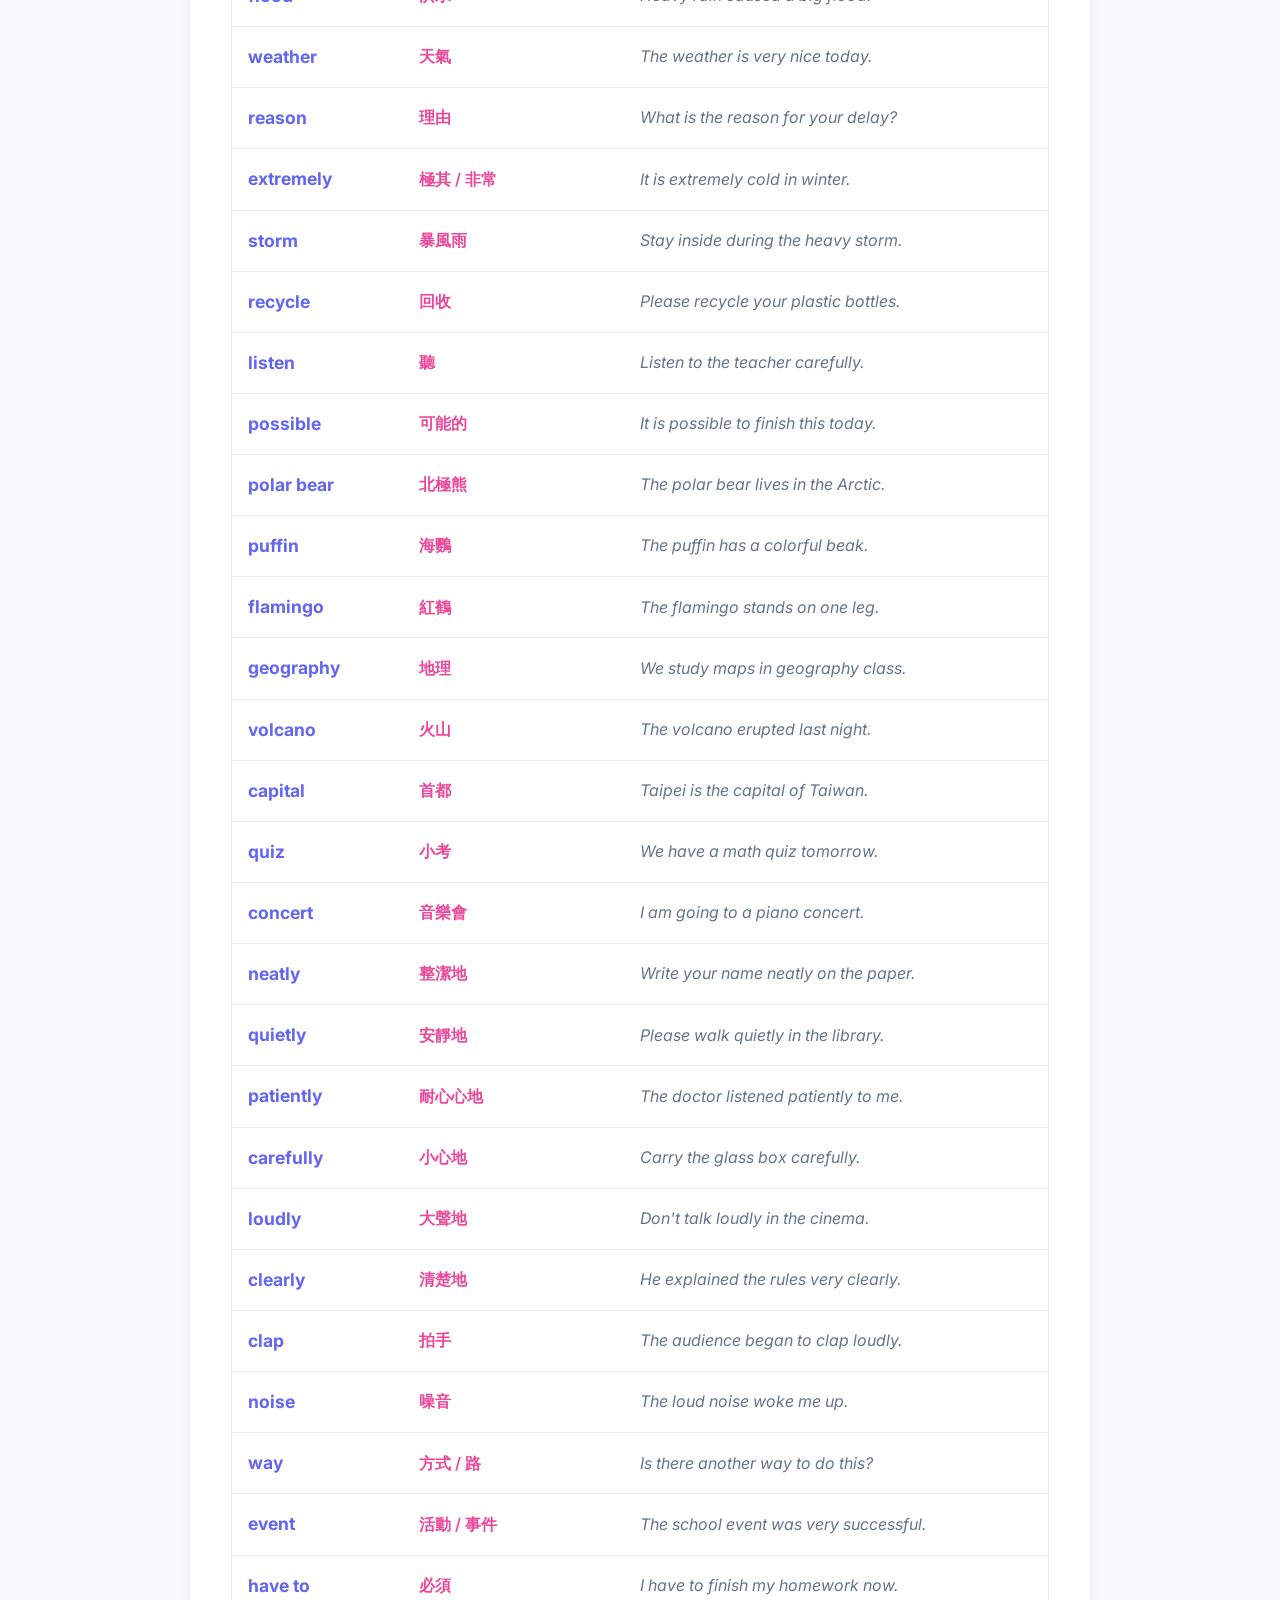
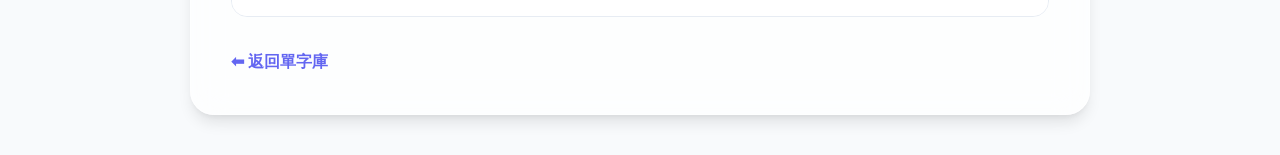
<file: english_unit7_vocab.html>
<!DOCTYPE html>
<html lang="zh-Hant">
<head>
    <meta charset="UTF-8">
    <meta name="viewport" content="width=device-width, initial-scale=1.0">
    <title>Unit 7 Vocabulary Study List</title>
    <link rel="stylesheet" href="style.css">
    <style>
        .vocab-table-container {
            overflow-x: auto;
            border-radius: 16px;
            margin-top: 2rem;
            border: 1px solid var(--border-color);
        }
        table {
            width: 100%;
            border-collapse: collapse;
            background: var(--bg-secondary);
        }
        th {
            background-color: var(--accent-primary);
            color: white;
            text-align: left;
            padding: 16px;
            font-family: 'Outfit', sans-serif;
            font-weight: 600;
        }
        td {
            padding: 16px;
            border-bottom: 1px solid var(--border-color);
            font-family: 'Inter', sans-serif;
        }
        tr:last-child td {
            border-bottom: none;
        }
        tr:hover {
            background-color: rgba(99, 102, 241, 0.05);
        }
        .vocab-word {
            font-weight: 700;
            color: var(--accent-primary);
            font-size: 1.1rem;
        }
        .chinese {
            color: var(--accent-secondary);
            font-weight: 600;
        }
        .example {
            color: var(--text-secondary);
            font-style: italic;
        }
    </style>
    <script>
        function toggleTheme() {
            const html = document.documentElement;
            const btn = document.getElementById('themeBtn');
            const currentTheme = html.getAttribute('data-theme');
            const newTheme = currentTheme === 'dark' ? 'light' : 'dark';
            html.setAttribute('data-theme', newTheme);
            btn.innerHTML = newTheme === 'dark' ? '<span>☀️</span> 亮色模式' : '<span>🌙</span> 暗色模式';
            localStorage.setItem('theme', newTheme);
        }

        window.addEventListener('DOMContentLoaded', function() {
            const savedTheme = localStorage.getItem('theme') || 'light';
            document.documentElement.setAttribute('data-theme', savedTheme);
            const btn = document.getElementById('themeBtn');
            if (savedTheme === 'dark') btn.innerHTML = '<span>☀️</span> 亮色模式';
        });
    </script>
</head>
<body>

<div class="theme-toggle">
    <button id="themeBtn" onclick="toggleTheme()"><span>🌙</span> 暗色模式</button>
</div>

<div class="container">
    <p><a href="english_vocab.html" style="text-decoration: none; font-weight: bold; color: var(--accent-primary);">⬅ 返回單字庫</a></p>
    <h1>📖 Unit 7 Vocabulary Study List</h1>
    
    <div class="vocab-table-container">
        <table>
            <thead>
                <tr>
                    <th>Word</th>
                    <th>Chinese Translation</th>
                    <th>Example Usage</th>
                </tr>
            </thead>
            <tbody>
                <tr><td class="vocab-word">future</td><td class="chinese">未來</td><td class="example">I want to be a doctor in the future.</td></tr>
                <tr><td class="vocab-word">save</td><td class="chinese">節省 / 拯救</td><td class="example">We should save water every day.</td></tr>
                <tr><td class="vocab-word">travel</td><td class="chinese">旅行</td><td class="example">I like to travel to different countries.</td></tr>
                <tr><td class="vocab-word">gas</td><td class="chinese">瓦斯 / 氣體</td><td class="example">The car ran out of gas.</td></tr>
                <tr><td class="vocab-word">turn off</td><td class="chinese">關掉</td><td class="example">Please turn off the lights before leaving.</td></tr>
                <tr><td class="vocab-word">light</td><td class="chinese">光 / 燈</td><td class="example">The sun gives us natural light.</td></tr>
                <tr><td class="vocab-word">electricity</td><td class="chinese">電</td><td class="example">Electricity powers our home appliances.</td></tr>
                <tr><td class="vocab-word">energy</td><td class="chinese">能源 / 能量</td><td class="example">Solar energy comes from the sun.</td></tr>
                <tr><td class="vocab-word">another</td><td class="chinese">另一個</td><td class="example">Can I have another piece of cake?</td></tr>
                <tr><td class="vocab-word">pollution</td><td class="chinese">汙染</td><td class="example">Air pollution is bad for our health.</td></tr>
                <tr><td class="vocab-word">imagine</td><td class="chinese">想像</td><td class="example">Imagine living on the moon.</td></tr>
                <tr><td class="vocab-word">poem</td><td class="chinese">詩</td><td class="example">The student wrote a beautiful poem.</td></tr>
                <tr><td class="vocab-word">website</td><td class="chinese">網站</td><td class="example">I found the information on this website.</td></tr>
                <tr><td class="vocab-word">begin</td><td class="chinese">開始</td><td class="example">The movie will begin at seven o'clock.</td></tr>
                <tr><td class="vocab-word">competition</td><td class="chinese">比賽</td><td class="example">He won first prize in the competition.</td></tr>
                <tr><td class="vocab-word">topic</td><td class="chinese">主題</td><td class="example">The topic of the meeting is safety.</td></tr>
                <tr><td class="vocab-word">planet</td><td class="chinese">行星</td><td class="example">Earth is the third planet from the sun.</td></tr>
                <tr><td class="vocab-word">change</td><td class="chinese">改變</td><td class="example">We need to change our habits.</td></tr>
                <tr><td class="vocab-word">hurricane</td><td class="chinese">颶風</td><td class="example">The hurricane caused a lot of damage.</td></tr>
                <tr><td class="vocab-word">glacier</td><td class="chinese">冰河</td><td class="example">The glacier is melting very fast.</td></tr>
                <tr><td class="vocab-word">melt</td><td class="chinese">融化</td><td class="example">Ice will melt in the hot sun.</td></tr>
                <tr><td class="vocab-word">flood</td><td class="chinese">洪水</td><td class="example">Heavy rain caused a big flood.</td></tr>
                <tr><td class="vocab-word">weather</td><td class="chinese">天氣</td><td class="example">The weather is very nice today.</td></tr>
                <tr><td class="vocab-word">reason</td><td class="chinese">理由</td><td class="example">What is the reason for your delay?</td></tr>
                <tr><td class="vocab-word">extremely</td><td class="chinese">極其 / 非常</td><td class="example">It is extremely cold in winter.</td></tr>
                <tr><td class="vocab-word">storm</td><td class="chinese">暴風雨</td><td class="example">Stay inside during the heavy storm.</td></tr>
                <tr><td class="vocab-word">recycle</td><td class="chinese">回收</td><td class="example">Please recycle your plastic bottles.</td></tr>
                <tr><td class="vocab-word">listen</td><td class="chinese">聽</td><td class="example">Listen to the teacher carefully.</td></tr>
                <tr><td class="vocab-word">possible</td><td class="chinese">可能的</td><td class="example">It is possible to finish this today.</td></tr>
                <tr><td class="vocab-word">polar bear</td><td class="chinese">北極熊</td><td class="example">The polar bear lives in the Arctic.</td></tr>
                <tr><td class="vocab-word">puffin</td><td class="chinese">海鸚</td><td class="example">The puffin has a colorful beak.</td></tr>
                <tr><td class="vocab-word">flamingo</td><td class="chinese">紅鶴</td><td class="example">The flamingo stands on one leg.</td></tr>
                <tr><td class="vocab-word">geography</td><td class="chinese">地理</td><td class="example">We study maps in geography class.</td></tr>
                <tr><td class="vocab-word">volcano</td><td class="chinese">火山</td><td class="example">The volcano erupted last night.</td></tr>
                <tr><td class="vocab-word">capital</td><td class="chinese">首都</td><td class="example">Taipei is the capital of Taiwan.</td></tr>
                <tr><td class="vocab-word">quiz</td><td class="chinese">小考</td><td class="example">We have a math quiz tomorrow.</td></tr>
                <tr><td class="vocab-word">concert</td><td class="chinese">音樂會</td><td class="example">I am going to a piano concert.</td></tr>
                <tr><td class="vocab-word">neatly</td><td class="chinese">整潔地</td><td class="example">Write your name neatly on the paper.</td></tr>
                <tr><td class="vocab-word">quietly</td><td class="chinese">安靜地</td><td class="example">Please walk quietly in the library.</td></tr>
                <tr><td class="vocab-word">patiently</td><td class="chinese">耐心心地</td><td class="example">The doctor listened patiently to me.</td></tr>
                <tr><td class="vocab-word">carefully</td><td class="chinese">小心地</td><td class="example">Carry the glass box carefully.</td></tr>
                <tr><td class="vocab-word">loudly</td><td class="chinese">大聲地</td><td class="example">Don't talk loudly in the cinema.</td></tr>
                <tr><td class="vocab-word">clearly</td><td class="chinese">清楚地</td><td class="example">He explained the rules very clearly.</td></tr>
                <tr><td class="vocab-word">clap</td><td class="chinese">拍手</td><td class="example">The audience began to clap loudly.</td></tr>
                <tr><td class="vocab-word">noise</td><td class="chinese">噪音</td><td class="example">The loud noise woke me up.</td></tr>
                <tr><td class="vocab-word">way</td><td class="chinese">方式 / 路</td><td class="example">Is there another way to do this?</td></tr>
                <tr><td class="vocab-word">event</td><td class="chinese">活動 / 事件</td><td class="example">The school event was very successful.</td></tr>
                <tr><td class="vocab-word">have to</td><td class="chinese">必須</td><td class="example">I have to finish my homework now.</td></tr>
            </tbody>
        </table>
    </div>

    <p style="margin-top: 2rem;"><a href="english_vocab.html" style="text-decoration: none; font-weight: bold; color: var(--accent-primary);">⬅ 返回單字庫</a></p>
</div>
</body>
</html>
</file>
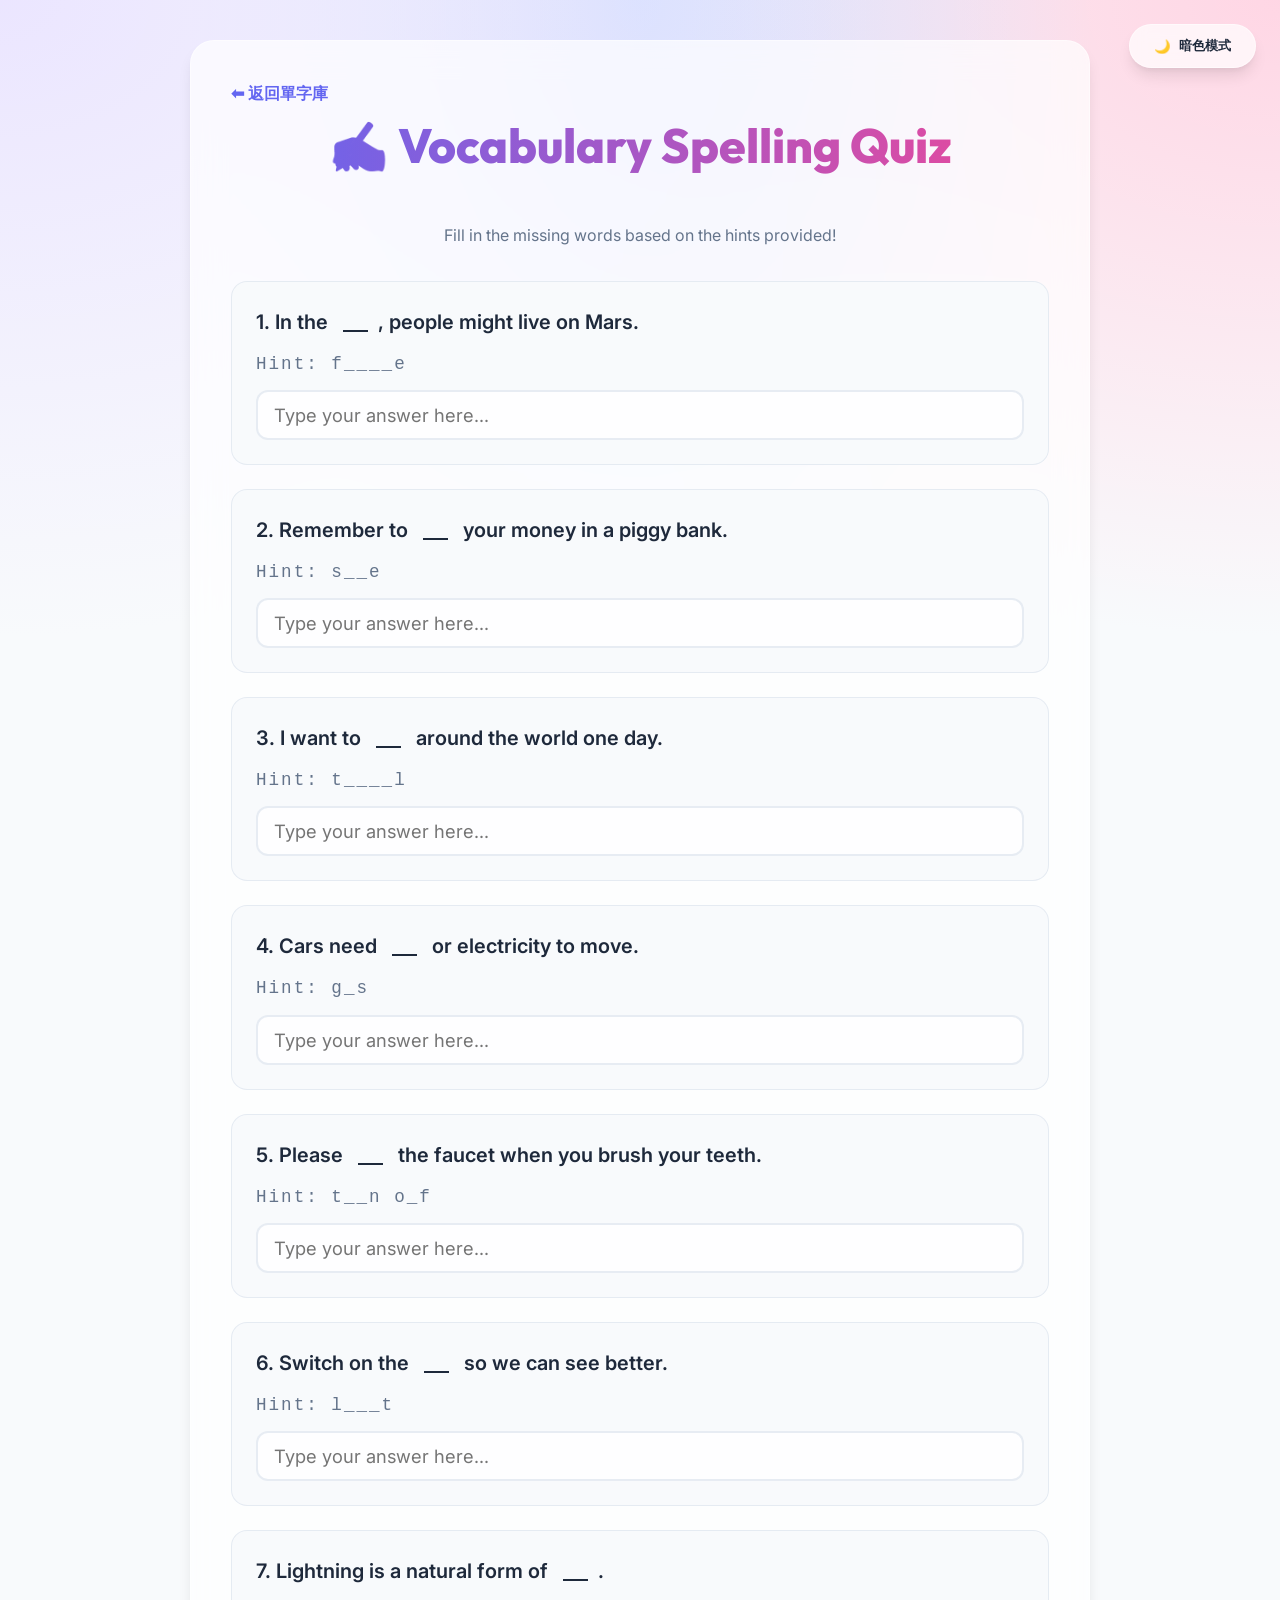
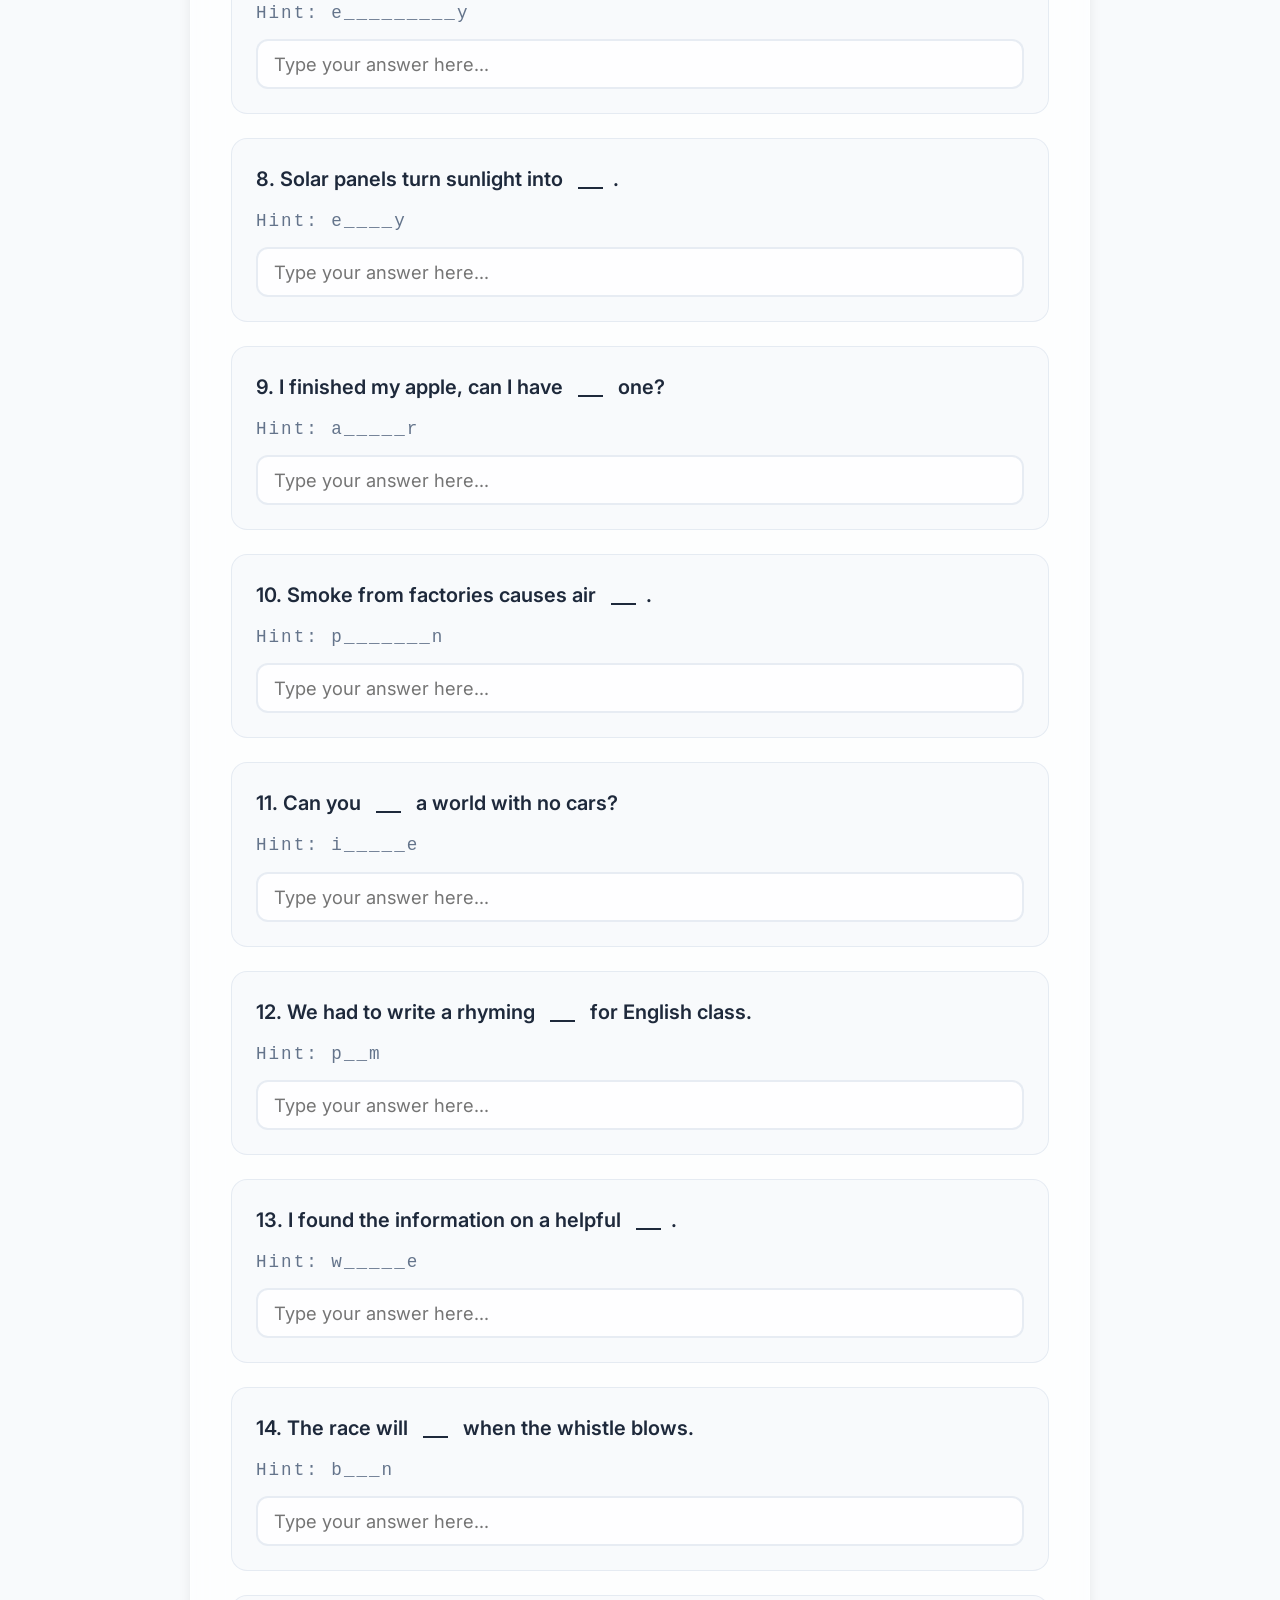
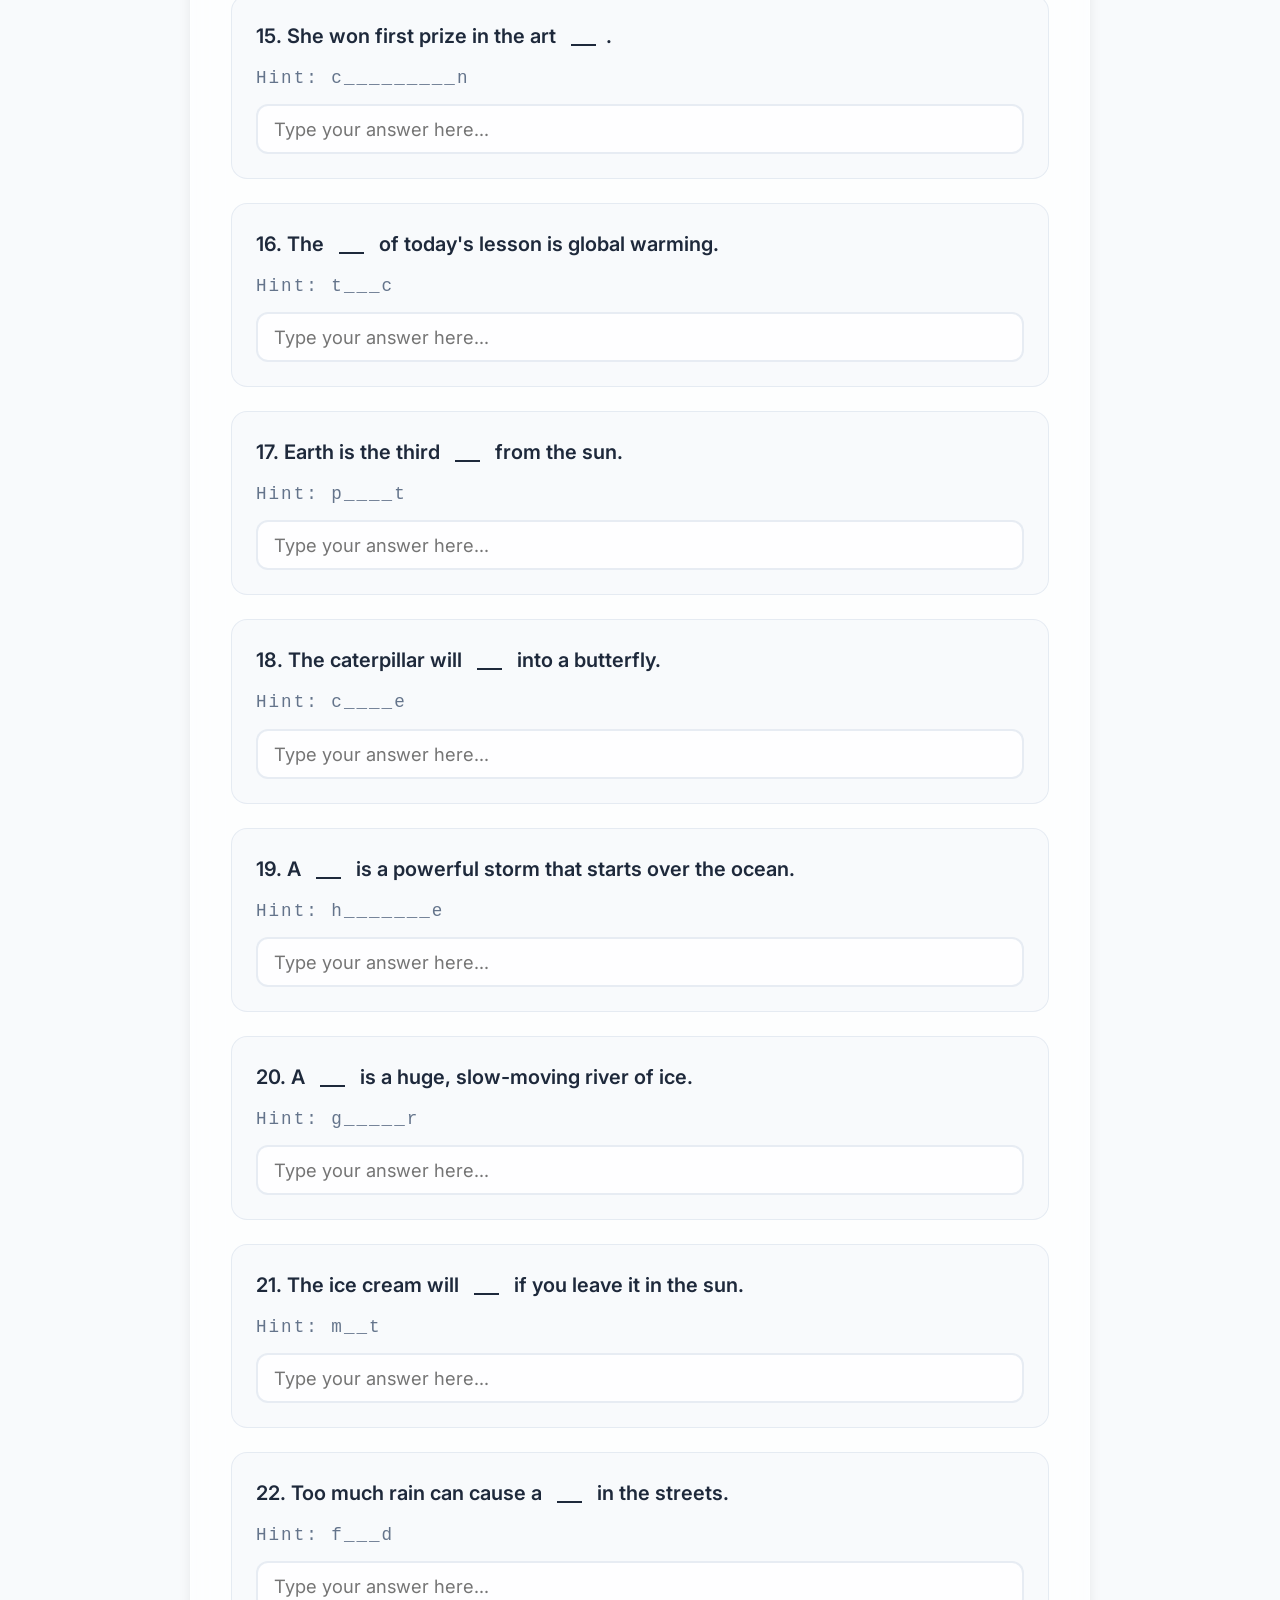
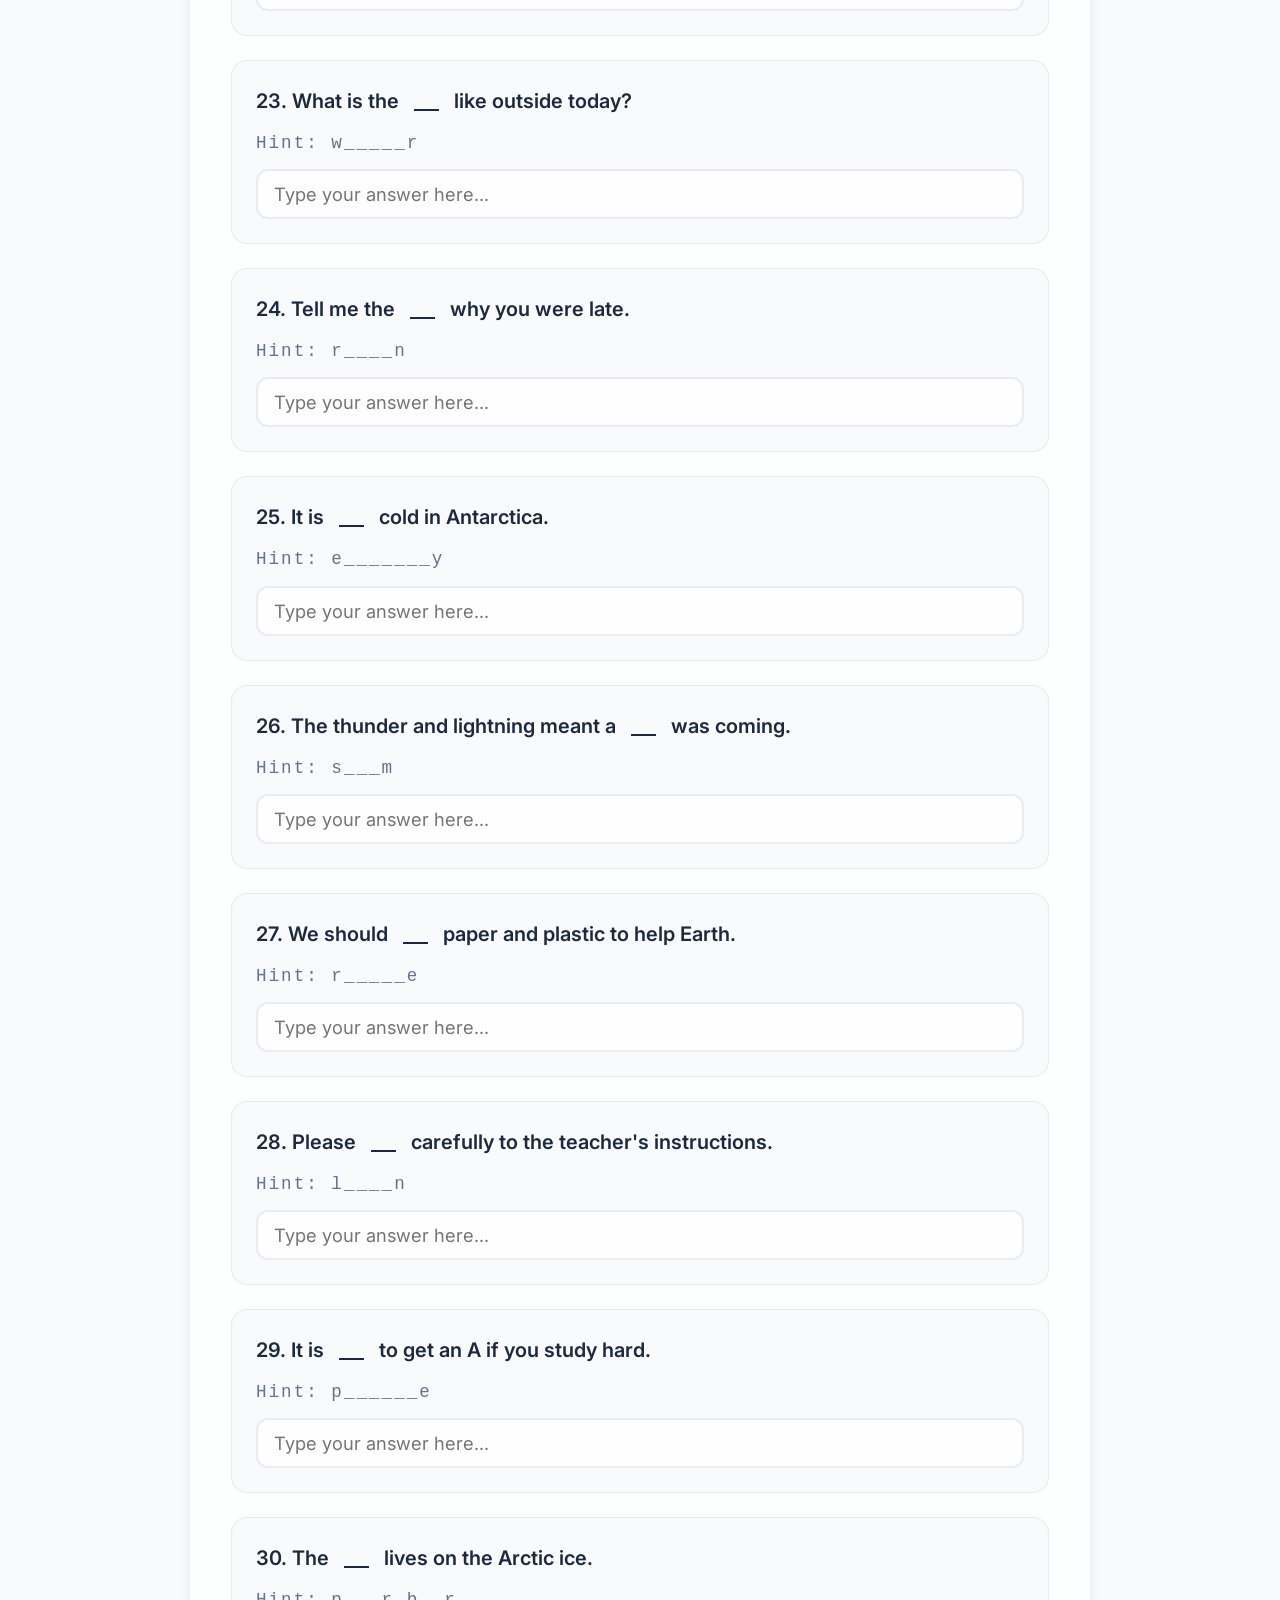
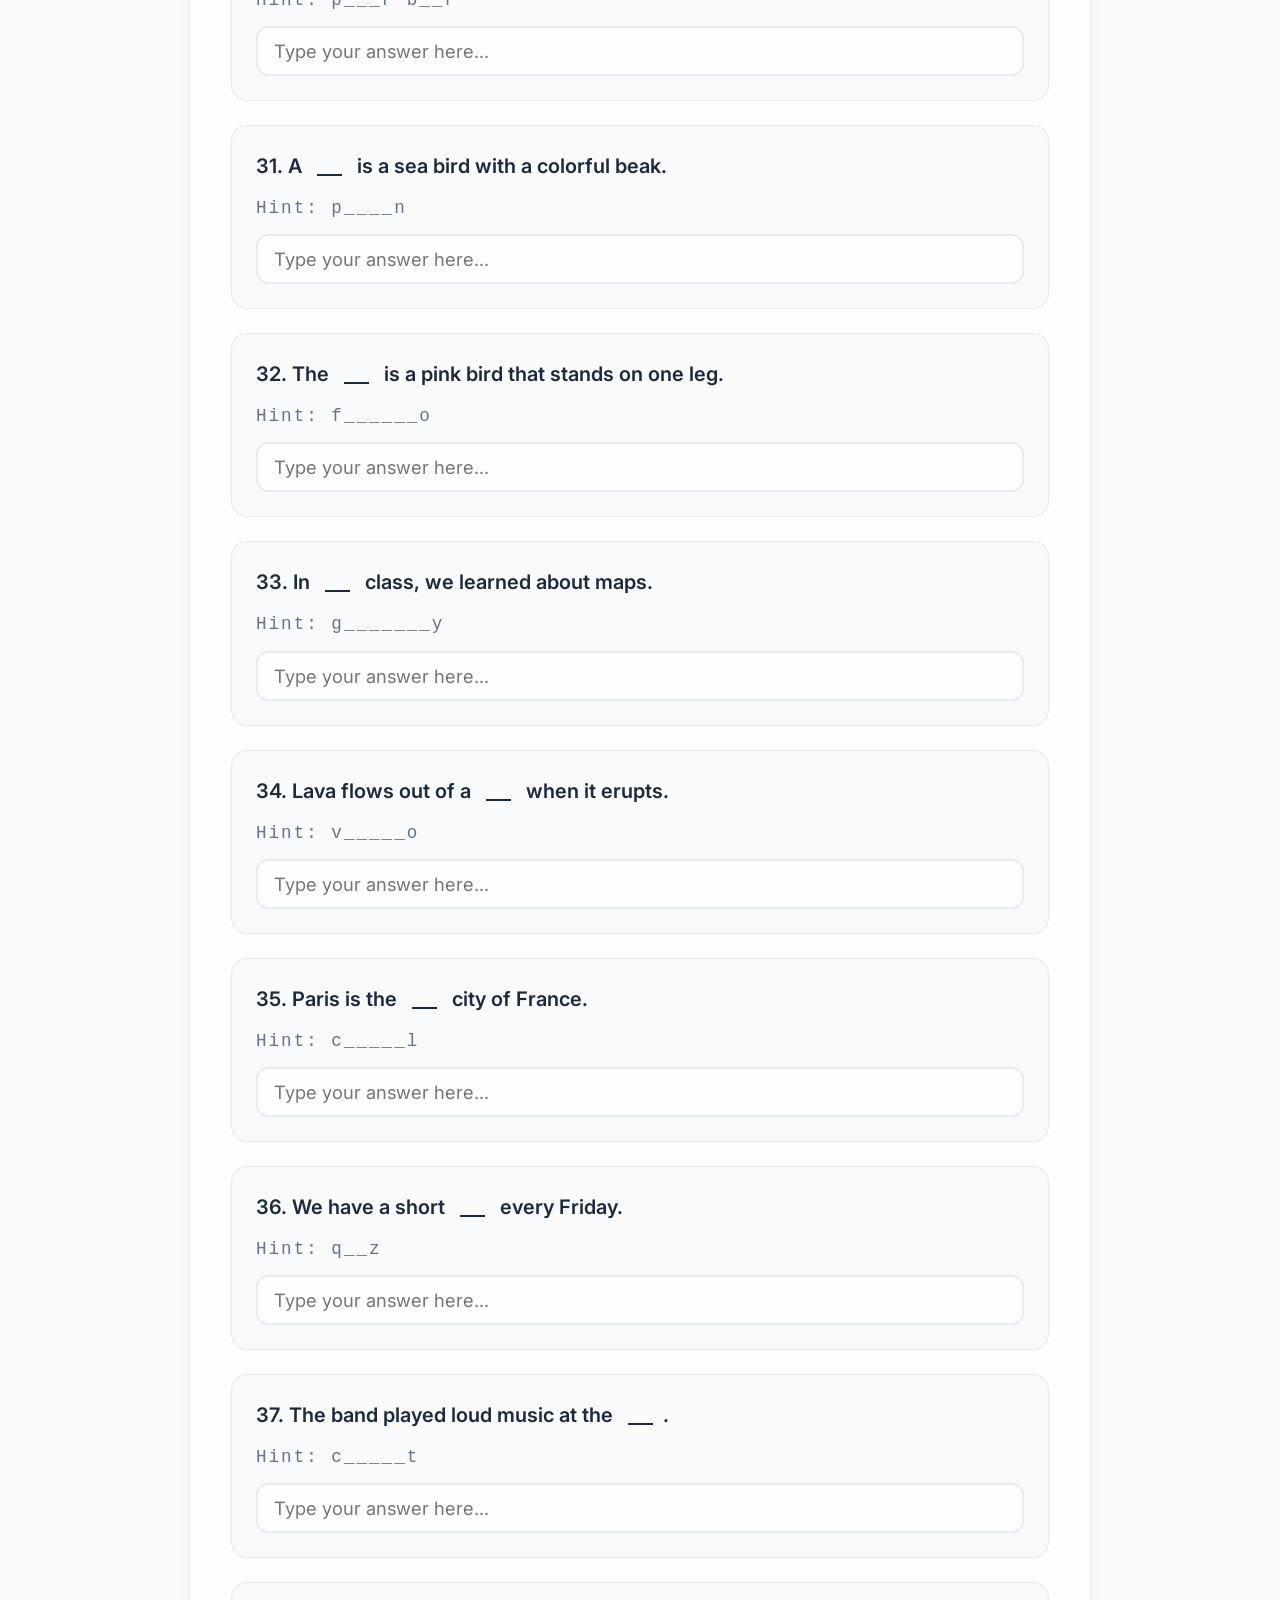
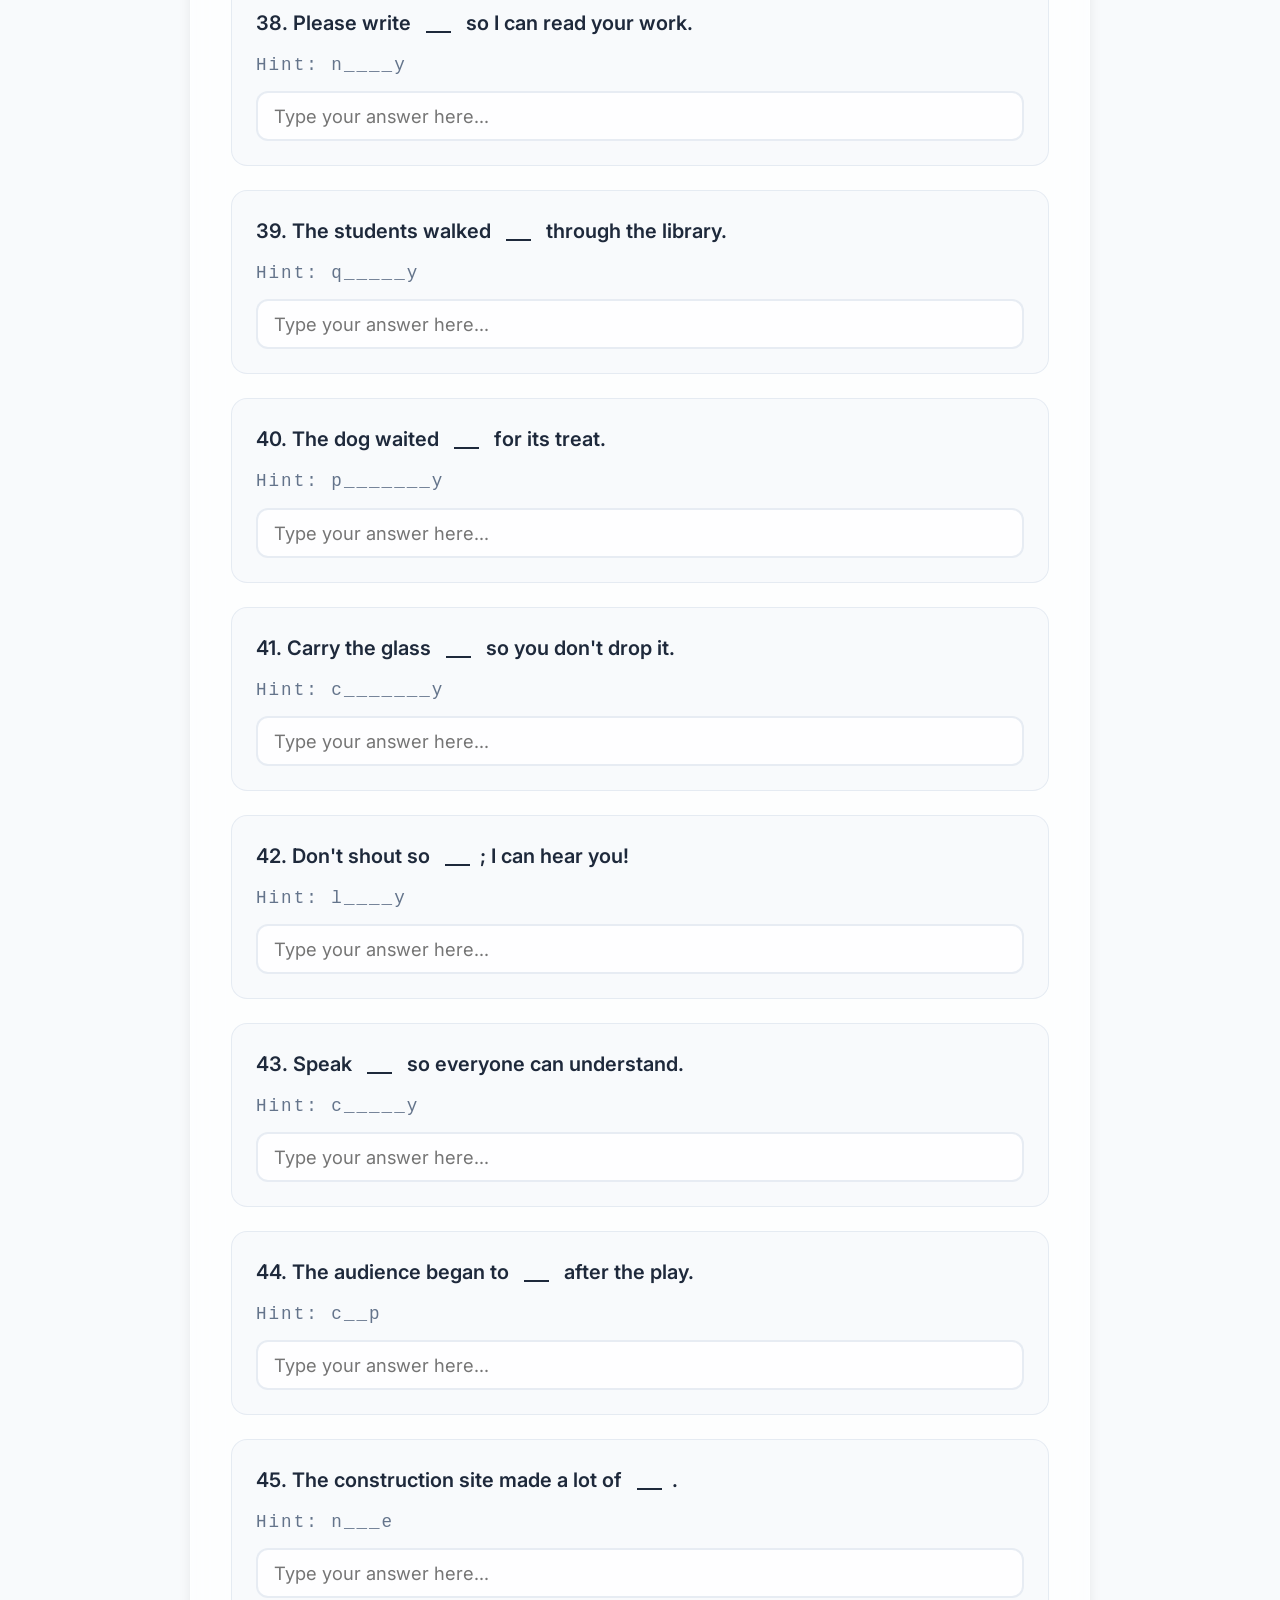
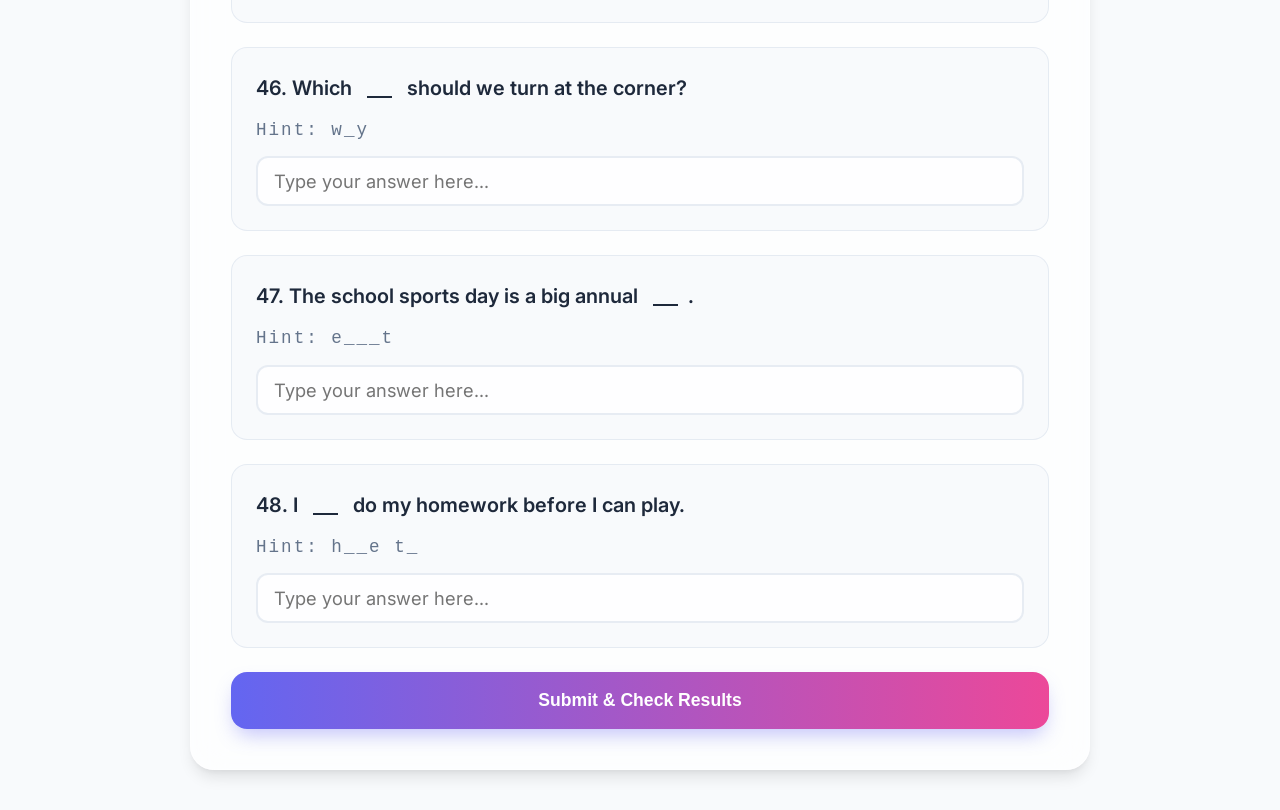
<file: english_unit7_vocab_quiz1.html>
<!DOCTYPE html>
<html lang="zh-Hant">
<head>
    <meta charset="UTF-8">
    <meta name="viewport" content="width=device-width, initial-scale=1.0">
    <title>Unit 7 Vocabulary Spelling Quiz</title>
    <link rel="stylesheet" href="style.css">
    <style>
        .quiz-item {
            background: var(--bg-primary);
            padding: 24px;
            border-radius: 16px;
            margin-bottom: 24px;
            border: 1px solid var(--border-color);
            transition: all 0.3s ease;
        }
        .quiz-item:hover {
            transform: translateY(-4px);
            box-shadow: var(--shadow);
        }
        .sentence { font-size: 1.25rem; font-weight: 600; margin-bottom: 12px; }
        .hint { 
            display: block; 
            color: var(--text-secondary); 
            font-family: 'Courier New', Courier, monospace; 
            font-size: 1.1rem; 
            margin-bottom: 12px; 
            letter-spacing: 2px;
        }
        .input-box {
            width: 100%;
            padding: 12px 16px;
            font-size: 1.15rem;
            border: 2px solid var(--border-color);
            background: var(--bg-secondary);
            color: var(--text-primary);
            border-radius: 12px;
            font-family: 'Inter', sans-serif;
            transition: all 0.3s ease;
        }
        .input-box:focus {
            outline: none;
            border-color: var(--accent-primary);
            box-shadow: 0 0 0 3px rgba(99, 102, 241, 0.2);
        }
        .hidden { display: none; }
        
        .result-row {
            padding: 20px;
            margin-bottom: 16px;
            border-radius: 16px;
            border-left: 6px solid #ccc;
            background: var(--bg-secondary);
        }
        .correct { border-left-color: var(--accent-success); background: rgba(16, 185, 129, 0.1); }
        .incorrect { border-left-color: var(--accent-danger); background: rgba(239, 68, 68, 0.1); }
        .score { font-size: 2.5rem; font-weight: 800; color: var(--accent-primary); text-align: center; margin-bottom: 2rem; }
    </style>
    <script>
        function toggleTheme() {
            const html = document.documentElement;
            const btn = document.getElementById('themeBtn');
            const currentTheme = html.getAttribute('data-theme');
            const newTheme = currentTheme === 'dark' ? 'light' : 'dark';
            html.setAttribute('data-theme', newTheme);
            btn.innerHTML = newTheme === 'dark' ? '<span>☀️</span> 亮色模式' : '<span>🌙</span> 暗色模式';
            localStorage.setItem('theme', newTheme);
        }

        const vocabulary = [
            { word: "future", sentence: "In the ______, people might live on Mars." },
            { word: "save", sentence: "Remember to ______ your money in a piggy bank." },
            { word: "travel", sentence: "I want to ______ around the world one day." },
            { word: "gas", sentence: "Cars need ______ or electricity to move." },
            { word: "turn off", sentence: "Please ______ the faucet when you brush your teeth." },
            { word: "light", sentence: "Switch on the ______ so we can see better." },
            { word: "electricity", sentence: "Lightning is a natural form of ______." },
            { word: "energy", sentence: "Solar panels turn sunlight into ______." },
            { word: "another", sentence: "I finished my apple, can I have ______ one?" },
            { word: "pollution", sentence: "Smoke from factories causes air ______." },
            { word: "imagine", sentence: "Can you ______ a world with no cars?" },
            { word: "poem", sentence: "We had to write a rhyming ______ for English class." },
            { word: "website", sentence: "I found the information on a helpful ______." },
            { word: "begin", sentence: "The race will ______ when the whistle blows." },
            { word: "competition", sentence: "She won first prize in the art ______." },
            { word: "topic", sentence: "The ______ of today's lesson is global warming." },
            { word: "planet", sentence: "Earth is the third ______ from the sun." },
            { word: "change", sentence: "The caterpillar will ______ into a butterfly." },
            { word: "hurricane", sentence: "A ______ is a powerful storm that starts over the ocean." },
            { word: "glacier", sentence: "A ______ is a huge, slow-moving river of ice." },
            { word: "melt", sentence: "The ice cream will ______ if you leave it in the sun." },
            { word: "flood", sentence: "Too much rain can cause a ______ in the streets." },
            { word: "weather", sentence: "What is the ______ like outside today?" },
            { word: "reason", sentence: "Tell me the ______ why you were late." },
            { word: "extremely", sentence: "It is ______ cold in Antarctica." },
            { word: "storm", sentence: "The thunder and lightning meant a ______ was coming." },
            { word: "recycle", sentence: "We should ______ paper and plastic to help Earth." },
            { word: "listen", sentence: "Please ______ carefully to the teacher's instructions." },
            { word: "possible", sentence: "It is ______ to get an A if you study hard." },
            { word: "polar bear", sentence: "The ______ lives on the Arctic ice." },
            { word: "puffin", sentence: "A ______ is a sea bird with a colorful beak." },
            { word: "flamingo", sentence: "The ______ is a pink bird that stands on one leg." },
            { word: "geography", sentence: "In ______ class, we learned about maps." },
            { word: "volcano", sentence: "Lava flows out of a ______ when it erupts." },
            { word: "capital", sentence: "Paris is the ______ city of France." },
            { word: "quiz", sentence: "We have a short ______ every Friday." },
            { word: "concert", sentence: "The band played loud music at the ______." },
            { word: "neatly", sentence: "Please write ______ so I can read your work." },
            { word: "quietly", sentence: "The students walked ______ through the library." },
            { word: "patiently", sentence: "The dog waited ______ for its treat." },
            { word: "carefully", sentence: "Carry the glass ______ so you don't drop it." },
            { word: "loudly", sentence: "Don't shout so ______; I can hear you!" },
            { word: "clearly", sentence: "Speak ______ so everyone can understand." },
            { word: "clap", sentence: "The audience began to ______ after the play." },
            { word: "noise", sentence: "The construction site made a lot of ______." },
            { word: "way", sentence: "Which ______ should we turn at the corner?" },
            { word: "event", sentence: "The school sports day is a big annual ______." },
            { word: "have to", sentence: "I ______ do my homework before I can play." }
        ];

        function generateHint(word) {
            return word.split(' ').map(part => {
                if (part.length <= 1) return part;
                if (part.length === 2) return part[0] + "_";
                return part[0] + "_".repeat(part.length - 2) + part[part.length - 1];
            }).join(' ');
        }

        function initQuiz() {
            const container = document.getElementById('questions-container');
            container.innerHTML = '';
            vocabulary.forEach((item, index) => {
                const div = document.createElement('div');
                div.className = 'quiz-item';
                div.id = `item${index}`;
                div.innerHTML = `
                    <div class="sentence">${index + 1}. ${item.sentence.replace('______', '<span style="text-decoration: underline; padding: 0 10px;">&nbsp;&nbsp;&nbsp;&nbsp;&nbsp;</span>')}</div>
                    <span class="hint">Hint: ${generateHint(item.word)}</span>
                    <input type="text" class="input-box" id="q${index}" placeholder="Type your answer here...">
                `;
                container.appendChild(div);
            });
        }

        function checkResults() {
            let score = 0;
            const resultsList = document.getElementById('results-list');
            resultsList.innerHTML = '';

            vocabulary.forEach((item, index) => {
                const input = document.getElementById(`q${index}`);
                const userInput = input.value.trim();
                const isCorrect = userInput.toLowerCase() === item.word.toLowerCase();
                if (isCorrect) {
                  score++;
                  input.style.borderColor = "var(--accent-success)";
                } else {
                  input.style.borderColor = "var(--accent-danger)";
                }

                const resultDiv = document.createElement('div');
                resultDiv.className = `result-row ${isCorrect ? 'correct' : 'incorrect'}`;
                resultDiv.innerHTML = `
                    <p style="margin-bottom: 8px;"><strong>Question ${index + 1}:</strong> ${item.sentence.replace('______', '<u>' + (userInput || '____') + '</u>')}</p>
                    <p style="margin-bottom: 4px; font-size: 0.95rem;"><strong>Correct Word:</strong> <span style="color: var(--accent-success); font-weight: 700;">${item.word}</span></p>
                    <p style="font-size: 0.9rem; opacity: 0.8;"><strong>Your Answer:</strong> ${userInput || '(blank)'}</p>
                `;
                resultsList.appendChild(resultDiv);
            });

            document.getElementById('score-display').innerText = `Your Score: ${score} / ${vocabulary.length}`;
            document.getElementById('quiz-view').classList.add('hidden');
            document.getElementById('results-view').classList.remove('hidden');
            window.scrollTo({ top: 0, behavior: 'smooth' });
        }

        function restartQuiz() {
            document.getElementById('quiz-view').classList.remove('hidden');
            document.getElementById('results-view').classList.add('hidden');
            initQuiz();
            window.scrollTo({ top: 0, behavior: 'smooth' });
        }

        window.addEventListener('DOMContentLoaded', () => {
            const savedTheme = localStorage.getItem('theme') || 'light';
            document.documentElement.setAttribute('data-theme', savedTheme);
            const btn = document.getElementById('themeBtn');
            if (savedTheme === 'dark') btn.innerHTML = '<span>☀️</span> 亮色模式';
            initQuiz();
        });
    </script>
</head>
<body>

<div class="theme-toggle">
    <button id="themeBtn" onclick="toggleTheme()"><span>🌙</span> 暗色模式</button>
</div>

<div class="container">
    <div id="quiz-view">
        <p><a href="english_vocab.html" style="text-decoration: none; font-weight: bold; color: var(--accent-primary);">⬅ 返回單字庫</a></p>
        <h1>✍️ Vocabulary Spelling Quiz</h1>
        <p style="text-align: center; color: var(--text-secondary); margin-bottom: 2rem;">Fill in the missing words based on the hints provided!</p>
        
        <div id="questions-container"></div>
        
        <button id="submitBtn" onclick="checkResults()">Submit & Check Results</button>
    </div>

    <div id="results-view" class="hidden">
        <h1>📊 Quiz Summary</h1>
        <div id="score-display" class="score"></div>
        <div id="results-list"></div>
        <button id="submitBtn" onclick="restartQuiz()" style="margin-top: 2rem;">Restart Quiz</button>
        <p style="text-align: center; margin-top: 1.5rem;"><a href="english_vocab.html" style="text-decoration: none; font-weight: bold; color: var(--accent-primary);">⬅ 返回單字庫</a></p>
    </div>
</div>

</body>
</html>
</file>
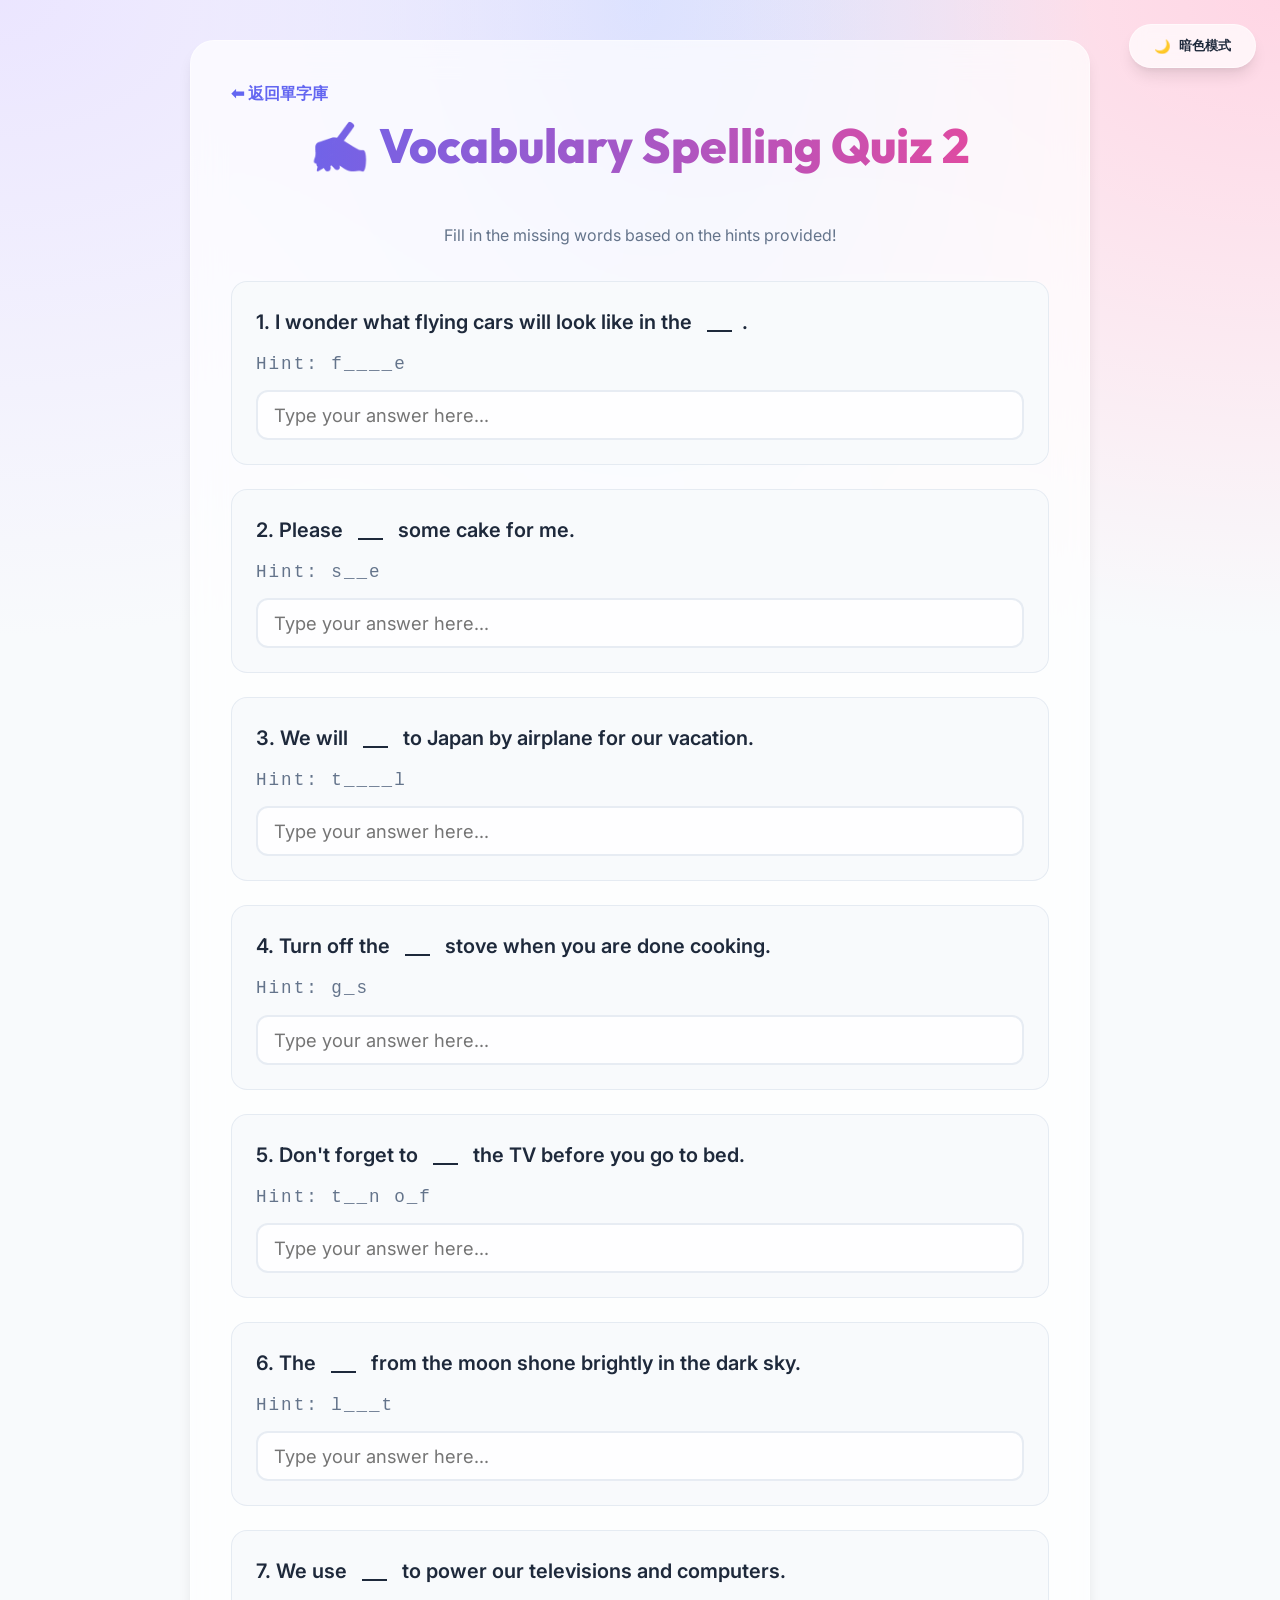
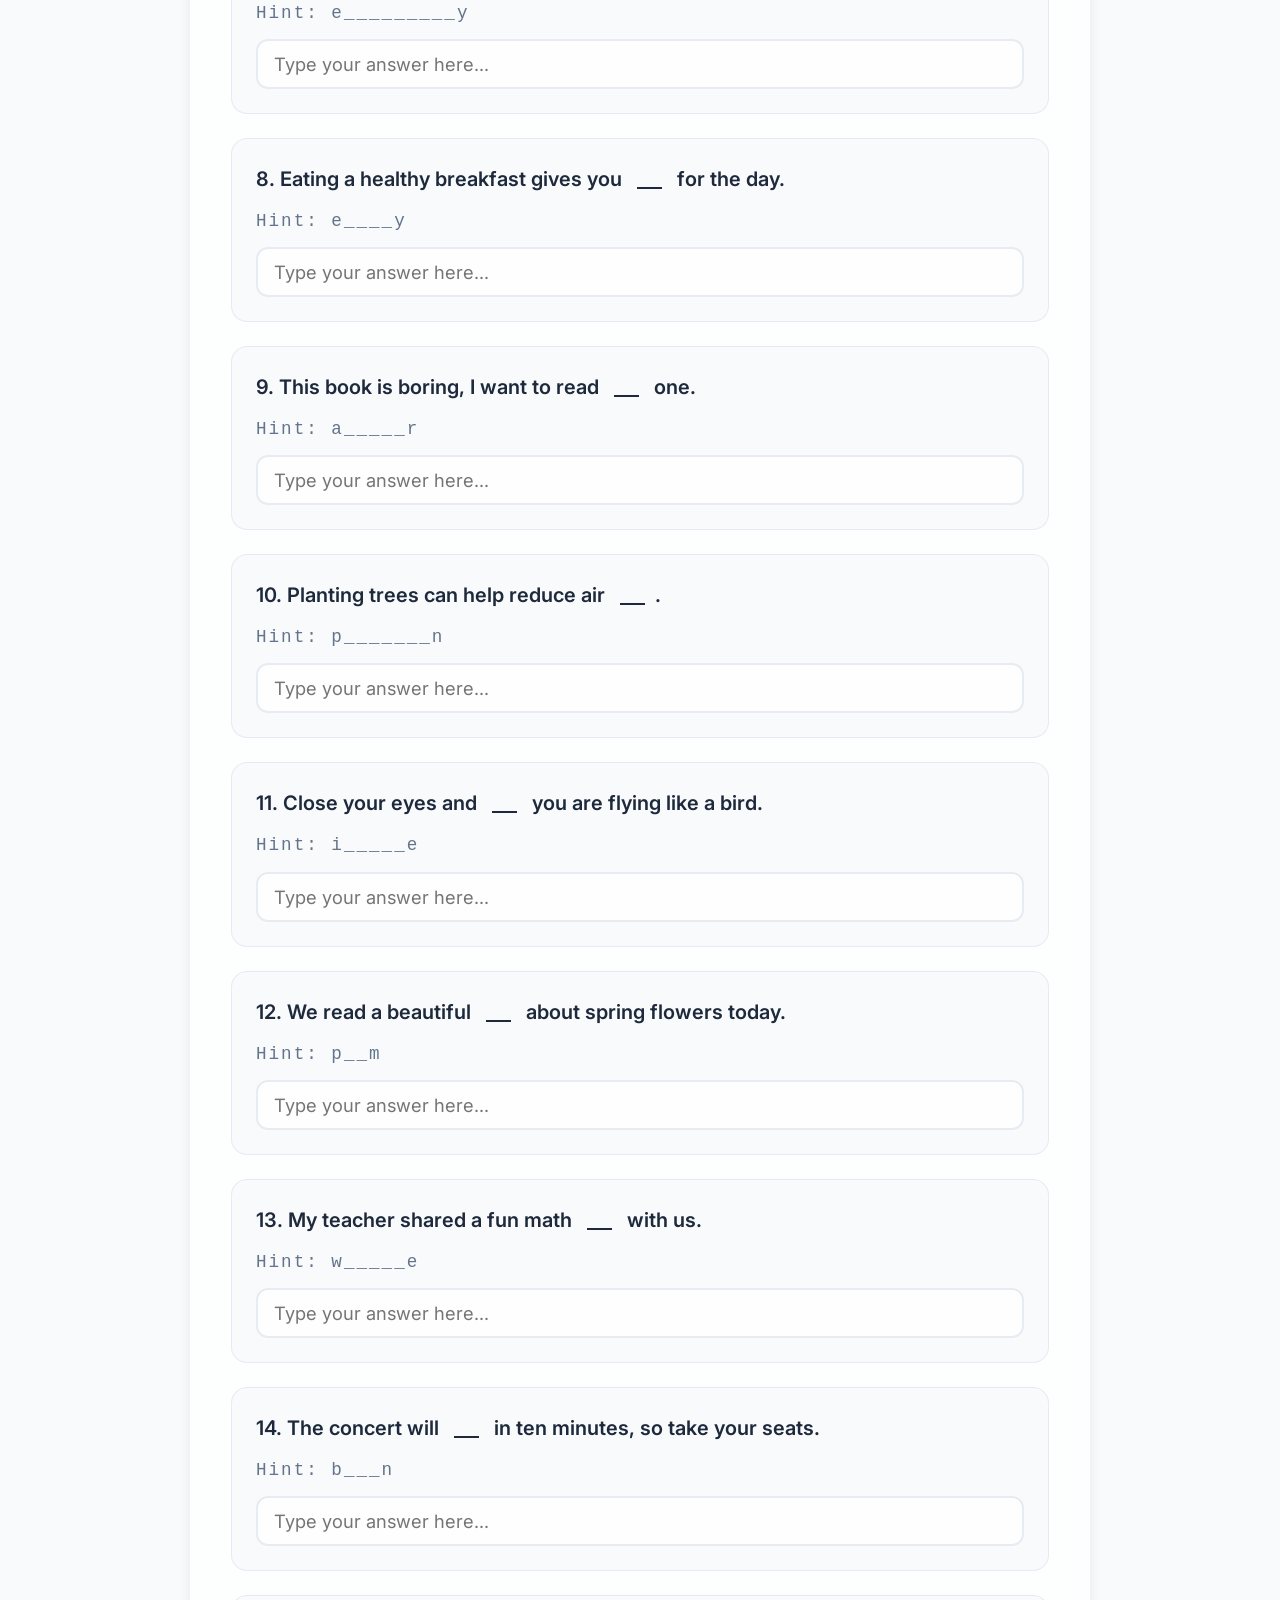
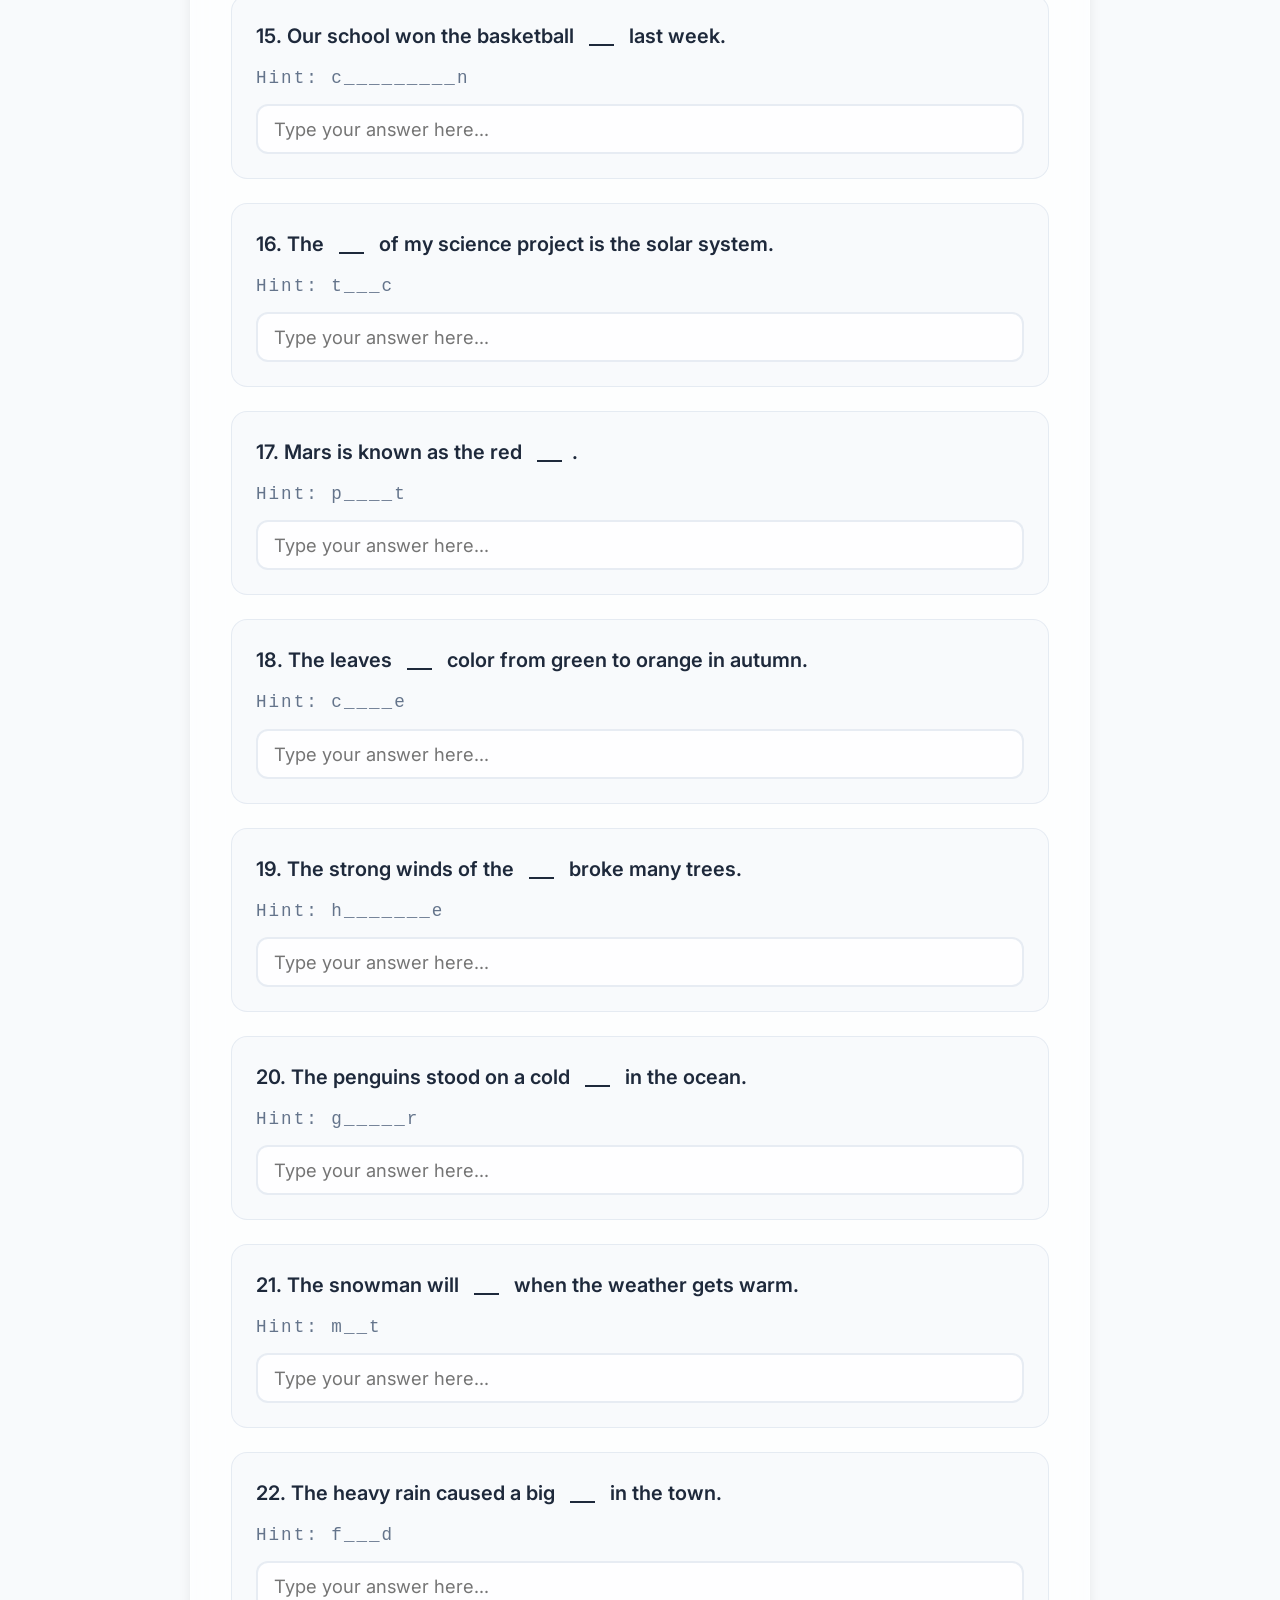
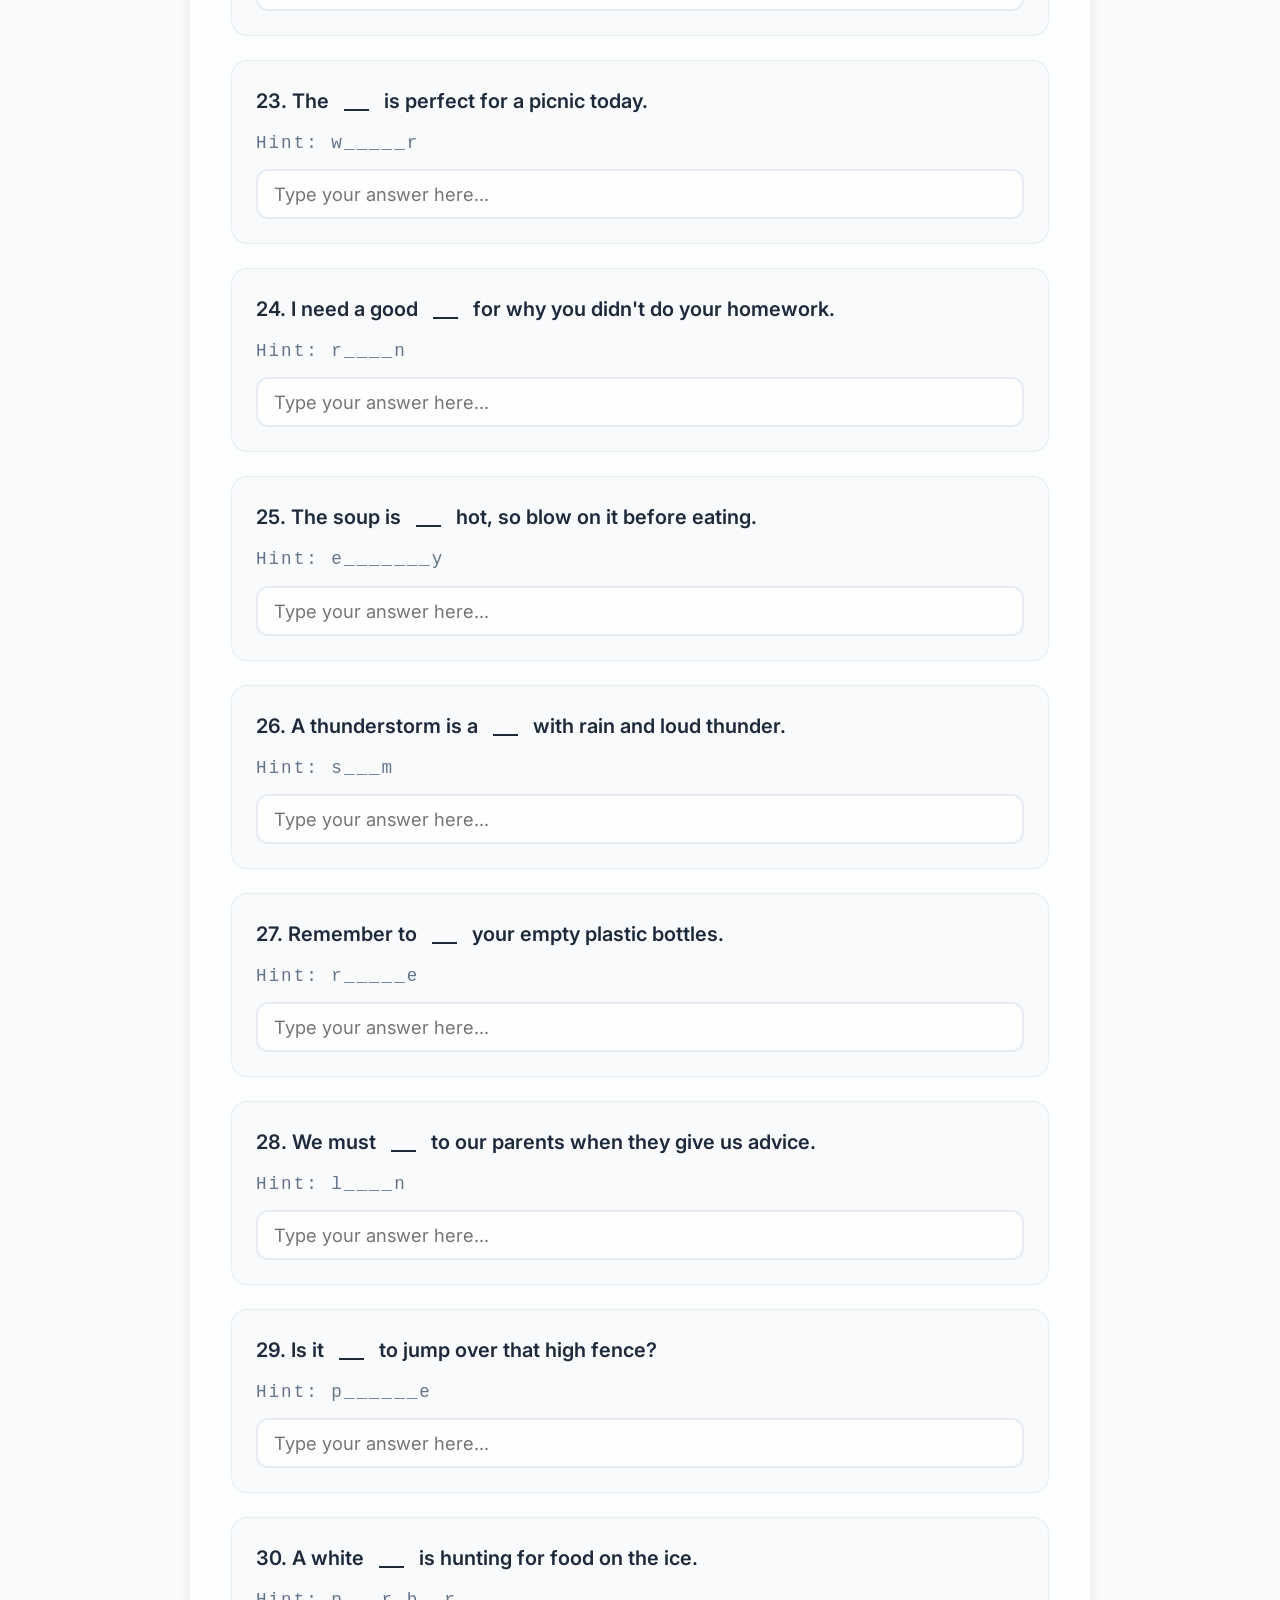
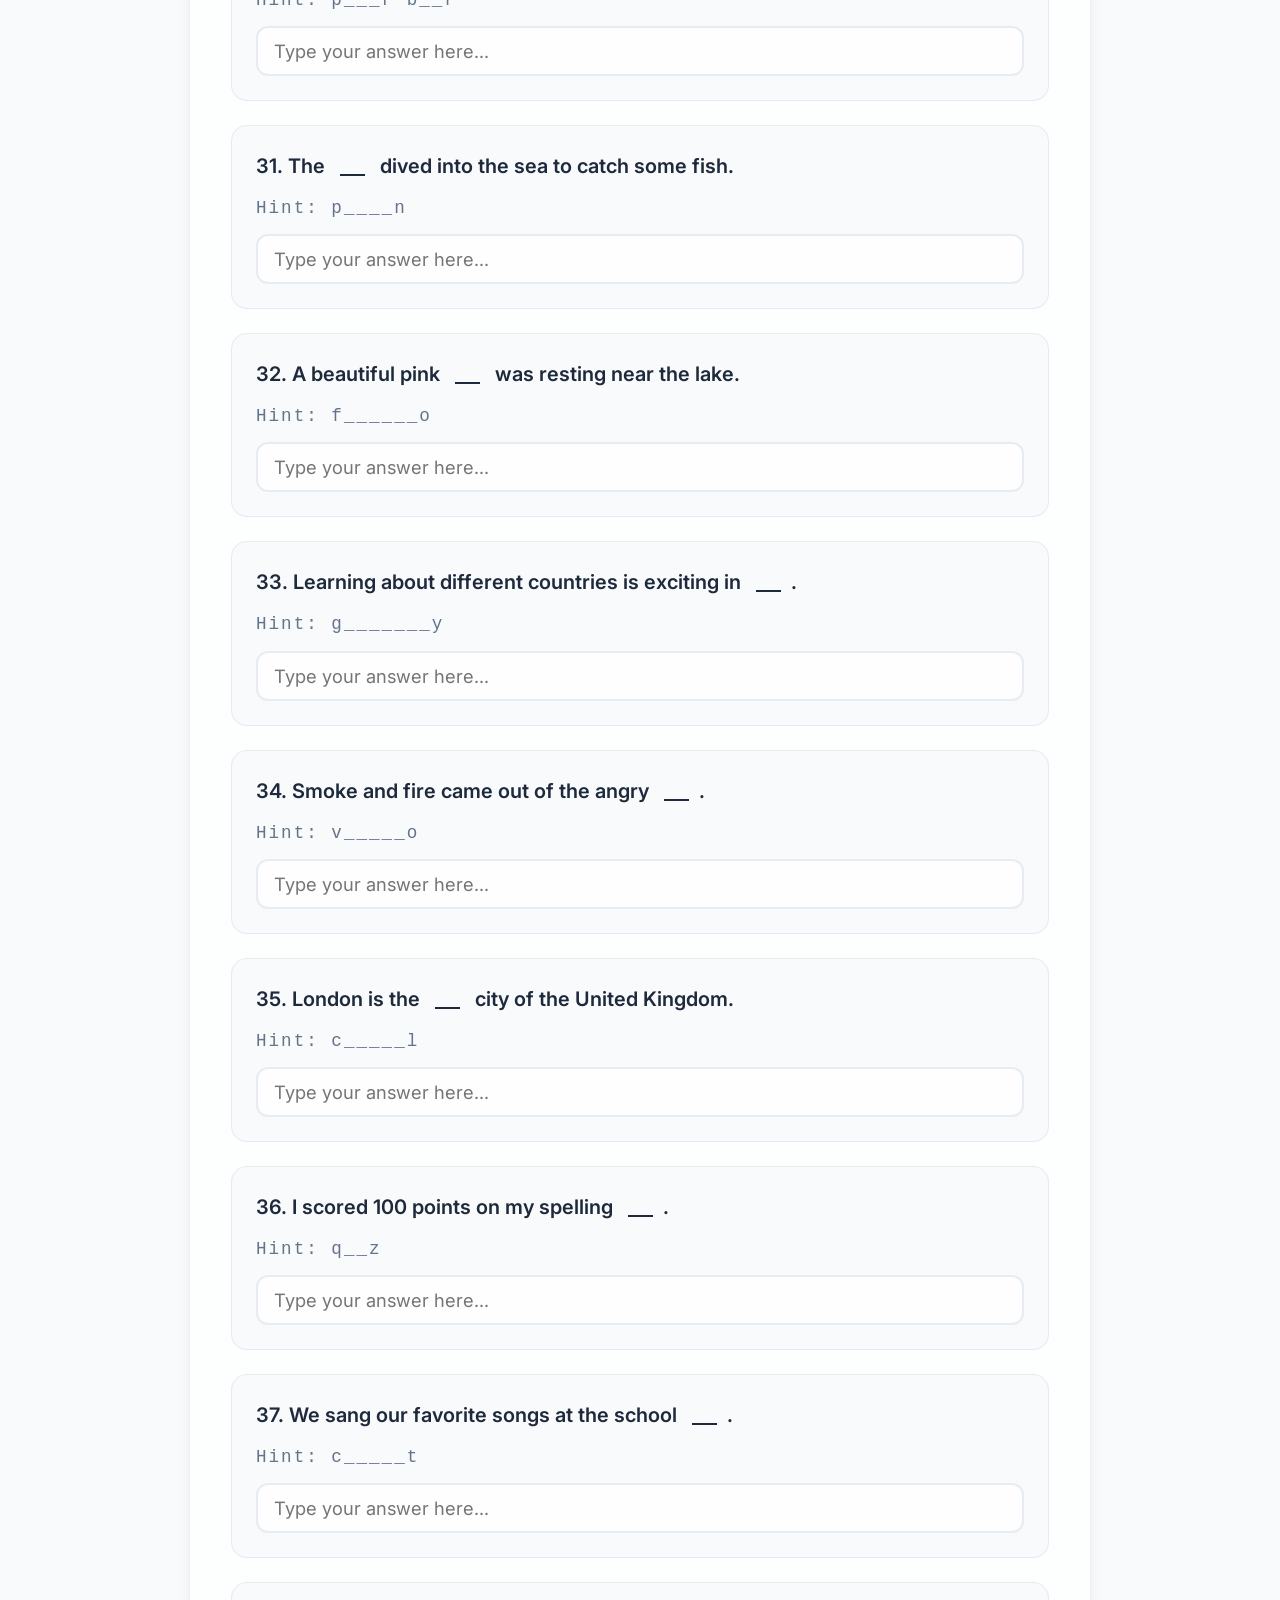
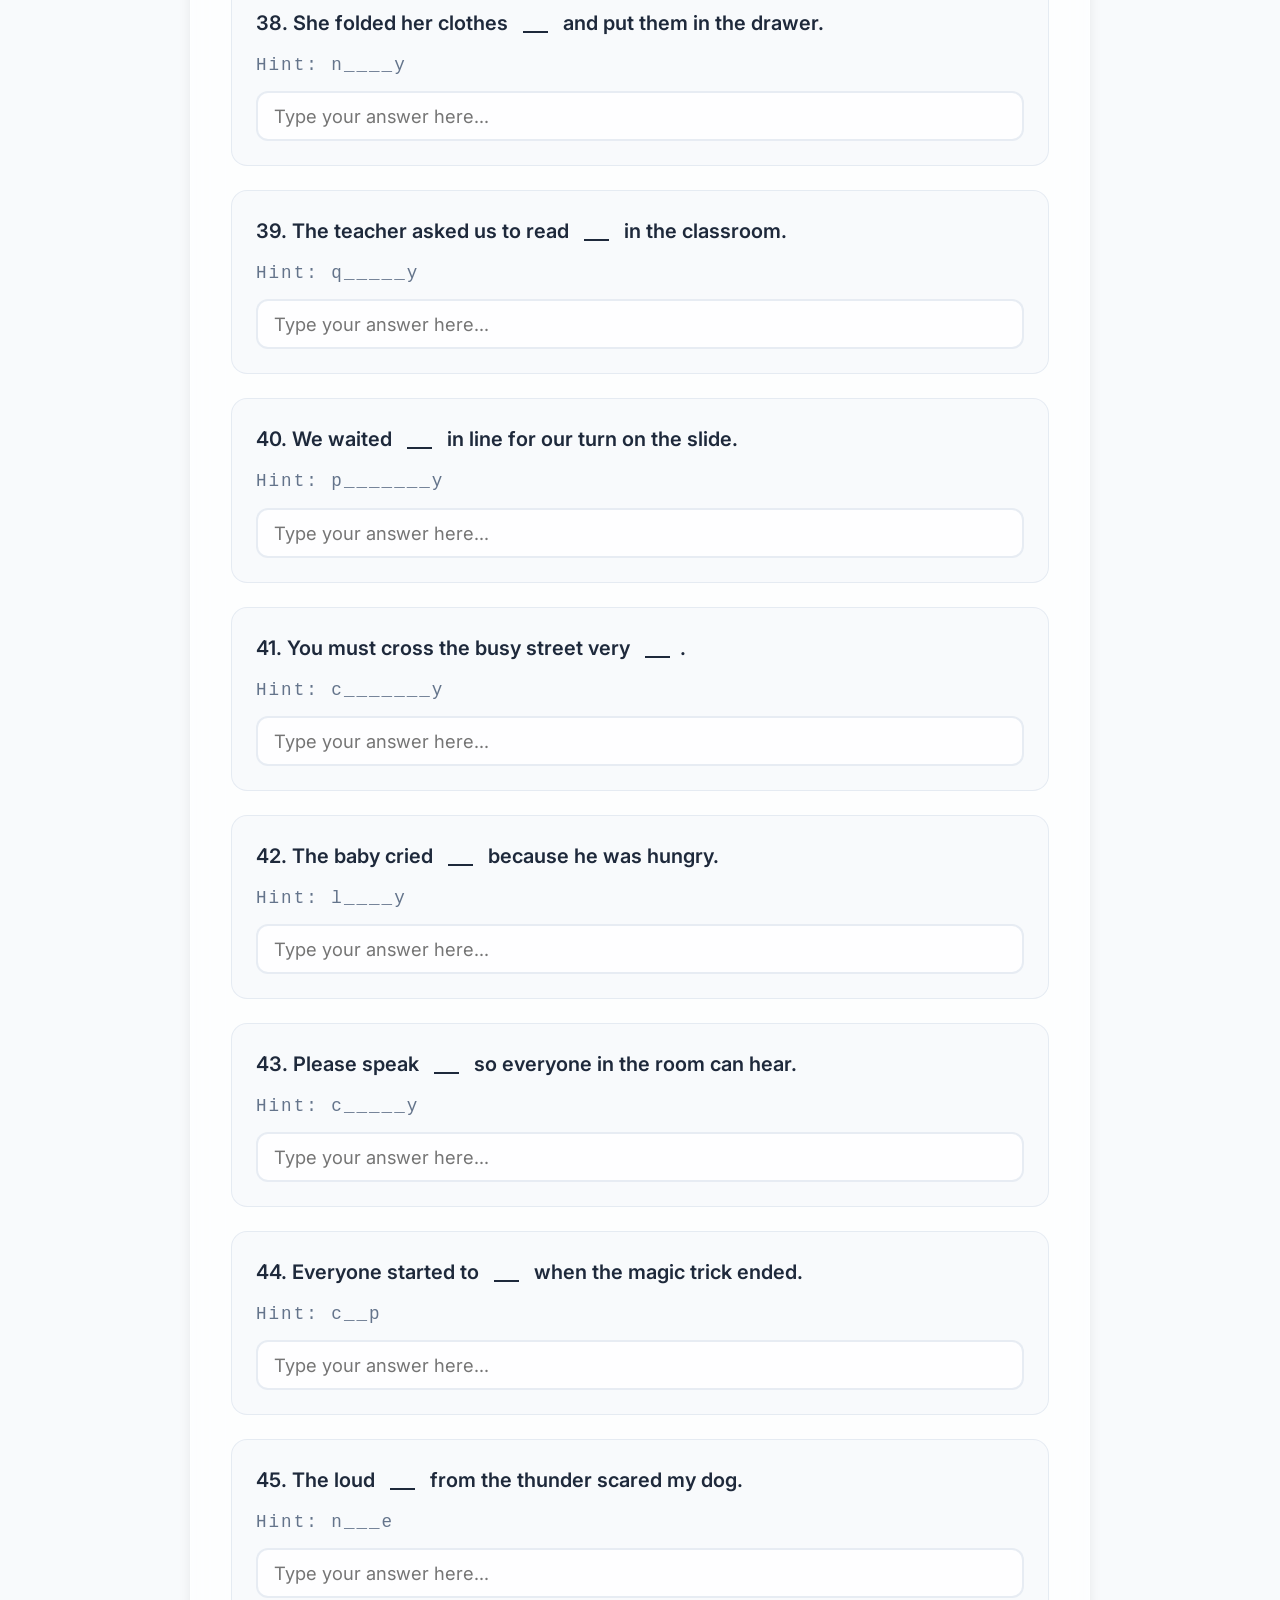
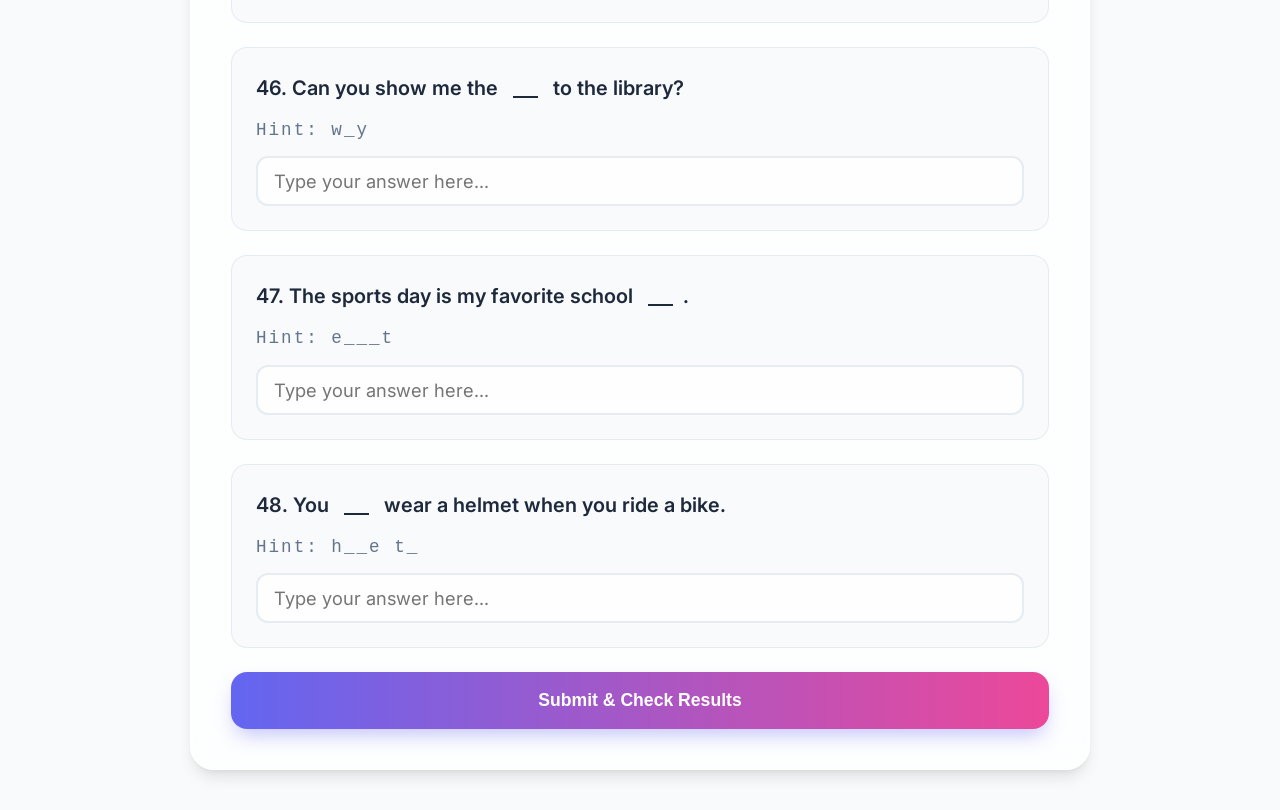
<file: english_unit7_vocab_quiz2.html>
<!DOCTYPE html>
<html lang="zh-Hant">
<head>
    <meta charset="UTF-8">
    <meta name="viewport" content="width=device-width, initial-scale=1.0">
    <title>Unit 7 Vocabulary Spelling Quiz 2</title>
    <link rel="stylesheet" href="style.css">
    <style>
        .quiz-item {
            background: var(--bg-primary);
            padding: 24px;
            border-radius: 16px;
            margin-bottom: 24px;
            border: 1px solid var(--border-color);
            transition: all 0.3s ease;
        }
        .quiz-item:hover {
            transform: translateY(-4px);
            box-shadow: var(--shadow);
        }
        .sentence { font-size: 1.25rem; font-weight: 600; margin-bottom: 12px; }
        .hint { 
            display: block; 
            color: var(--text-secondary); 
            font-family: 'Courier New', Courier, monospace; 
            font-size: 1.1rem; 
            margin-bottom: 12px; 
            letter-spacing: 2px;
        }
        .input-box {
            width: 100%;
            padding: 12px 16px;
            font-size: 1.15rem;
            border: 2px solid var(--border-color);
            background: var(--bg-secondary);
            color: var(--text-primary);
            border-radius: 12px;
            font-family: 'Inter', sans-serif;
            transition: all 0.3s ease;
        }
        .input-box:focus {
            outline: none;
            border-color: var(--accent-primary);
            box-shadow: 0 0 0 3px rgba(99, 102, 241, 0.2);
        }
        .hidden { display: none; }
        
        .result-row {
            padding: 20px;
            margin-bottom: 16px;
            border-radius: 16px;
            border-left: 6px solid #ccc;
            background: var(--bg-secondary);
        }
        .correct { border-left-color: var(--accent-success); background: rgba(16, 185, 129, 0.1); }
        .incorrect { border-left-color: var(--accent-danger); background: rgba(239, 68, 68, 0.1); }
        .score { font-size: 2.5rem; font-weight: 800; color: var(--accent-primary); text-align: center; margin-bottom: 2rem; }
    </style>
    <script>
        function toggleTheme() {
            const html = document.documentElement;
            const btn = document.getElementById('themeBtn');
            const currentTheme = html.getAttribute('data-theme');
            const newTheme = currentTheme === 'dark' ? 'light' : 'dark';
            html.setAttribute('data-theme', newTheme);
            btn.innerHTML = newTheme === 'dark' ? '<span>☀️</span> 亮色模式' : '<span>🌙</span> 暗色模式';
            localStorage.setItem('theme', newTheme);
        }

        const vocabulary = [
            { word: "future", sentence: "I wonder what flying cars will look like in the ______." },
            { word: "save", sentence: "Please ______ some cake for me." },
            { word: "travel", sentence: "We will ______ to Japan by airplane for our vacation." },
            { word: "gas", sentence: "Turn off the ______ stove when you are done cooking." },
            { word: "turn off", sentence: "Don't forget to ______ the TV before you go to bed." },
            { word: "light", sentence: "The ______ from the moon shone brightly in the dark sky." },
            { word: "electricity", sentence: "We use ______ to power our televisions and computers." },
            { word: "energy", sentence: "Eating a healthy breakfast gives you ______ for the day." },
            { word: "another", sentence: "This book is boring, I want to read ______ one." },
            { word: "pollution", sentence: "Planting trees can help reduce air ______." },
            { word: "imagine", sentence: "Close your eyes and ______ you are flying like a bird." },
            { word: "poem", sentence: "We read a beautiful ______ about spring flowers today." },
            { word: "website", sentence: "My teacher shared a fun math ______ with us." },
            { word: "begin", sentence: "The concert will ______ in ten minutes, so take your seats." },
            { word: "competition", sentence: "Our school won the basketball ______ last week." },
            { word: "topic", sentence: "The ______ of my science project is the solar system." },
            { word: "planet", sentence: "Mars is known as the red ______." },
            { word: "change", sentence: "The leaves ______ color from green to orange in autumn." },
            { word: "hurricane", sentence: "The strong winds of the ______ broke many trees." },
            { word: "glacier", sentence: "The penguins stood on a cold ______ in the ocean." },
            { word: "melt", sentence: "The snowman will ______ when the weather gets warm." },
            { word: "flood", sentence: "The heavy rain caused a big ______ in the town." },
            { word: "weather", sentence: "The ______ is perfect for a picnic today." },
            { word: "reason", sentence: "I need a good ______ for why you didn't do your homework." },
            { word: "extremely", sentence: "The soup is ______ hot, so blow on it before eating." },
            { word: "storm", sentence: "A thunderstorm is a ______ with rain and loud thunder." },
            { word: "recycle", sentence: "Remember to ______ your empty plastic bottles." },
            { word: "listen", sentence: "We must ______ to our parents when they give us advice." },
            { word: "possible", sentence: "Is it ______ to jump over that high fence?" },
            { word: "polar bear", sentence: "A white ______ is hunting for food on the ice." },
            { word: "puffin", sentence: "The ______ dived into the sea to catch some fish." },
            { word: "flamingo", sentence: "A beautiful pink ______ was resting near the lake." },
            { word: "geography", sentence: "Learning about different countries is exciting in ______." },
            { word: "volcano", sentence: "Smoke and fire came out of the angry ______." },
            { word: "capital", sentence: "London is the ______ city of the United Kingdom." },
            { word: "quiz", sentence: "I scored 100 points on my spelling ______." },
            { word: "concert", sentence: "We sang our favorite songs at the school ______." },
            { word: "neatly", sentence: "She folded her clothes ______ and put them in the drawer." },
            { word: "quietly", sentence: "The teacher asked us to read ______ in the classroom." },
            { word: "patiently", sentence: "We waited ______ in line for our turn on the slide." },
            { word: "carefully", sentence: "You must cross the busy street very ______." },
            { word: "loudly", sentence: "The baby cried ______ because he was hungry." },
            { word: "clearly", sentence: "Please speak ______ so everyone in the room can hear." },
            { word: "clap", sentence: "Everyone started to ______ when the magic trick ended." },
            { word: "noise", sentence: "The loud ______ from the thunder scared my dog." },
            { word: "way", sentence: "Can you show me the ______ to the library?" },
            { word: "event", sentence: "The sports day is my favorite school ______." },
            { word: "have to", sentence: "You ______ wear a helmet when you ride a bike." }
        ];

        function generateHint(word) {
            return word.split(' ').map(part => {
                if (part.length <= 1) return part;
                if (part.length === 2) return part[0] + "_";
                return part[0] + "_".repeat(part.length - 2) + part[part.length - 1];
            }).join(' ');
        }

        function initQuiz() {
            const container = document.getElementById('questions-container');
            container.innerHTML = '';
            vocabulary.forEach((item, index) => {
                const div = document.createElement('div');
                div.className = 'quiz-item';
                div.id = `item${index}`;
                div.innerHTML = `
                    <div class="sentence">${index + 1}. ${item.sentence.replace('______', '<span style="text-decoration: underline; padding: 0 10px;">&nbsp;&nbsp;&nbsp;&nbsp;&nbsp;</span>')}</div>
                    <span class="hint">Hint: ${generateHint(item.word)}</span>
                    <input type="text" class="input-box" id="q${index}" placeholder="Type your answer here...">
                `;
                container.appendChild(div);
            });
        }

        function checkResults() {
            let score = 0;
            const resultsList = document.getElementById('results-list');
            resultsList.innerHTML = '';

            vocabulary.forEach((item, index) => {
                const input = document.getElementById(`q${index}`);
                const userInput = input.value.trim();
                const isCorrect = userInput.toLowerCase() === item.word.toLowerCase();
                if (isCorrect) {
                  score++;
                  input.style.borderColor = "var(--accent-success)";
                } else {
                  input.style.borderColor = "var(--accent-danger)";
                }

                const resultDiv = document.createElement('div');
                resultDiv.className = `result-row ${isCorrect ? 'correct' : 'incorrect'}`;
                resultDiv.innerHTML = `
                    <p style="margin-bottom: 8px;"><strong>Question ${index + 1}:</strong> ${item.sentence.replace('______', '<u>' + (userInput || '____') + '</u>')}</p>
                    <p style="margin-bottom: 4px; font-size: 0.95rem;"><strong>Correct Word:</strong> <span style="color: var(--accent-success); font-weight: 700;">${item.word}</span></p>
                    <p style="font-size: 0.9rem; opacity: 0.8;"><strong>Your Answer:</strong> ${userInput || '(blank)'}</p>
                `;
                resultsList.appendChild(resultDiv);
            });

            document.getElementById('score-display').innerText = `Your Score: ${score} / ${vocabulary.length}`;
            document.getElementById('quiz-view').classList.add('hidden');
            document.getElementById('results-view').classList.remove('hidden');
            window.scrollTo({ top: 0, behavior: 'smooth' });
        }

        function restartQuiz() {
            document.getElementById('quiz-view').classList.remove('hidden');
            document.getElementById('results-view').classList.add('hidden');
            initQuiz();
            window.scrollTo({ top: 0, behavior: 'smooth' });
        }

        window.addEventListener('DOMContentLoaded', () => {
            const savedTheme = localStorage.getItem('theme') || 'light';
            document.documentElement.setAttribute('data-theme', savedTheme);
            const btn = document.getElementById('themeBtn');
            if (savedTheme === 'dark') btn.innerHTML = '<span>☀️</span> 亮色模式';
            initQuiz();
        });
    </script>
</head>
<body>

<div class="theme-toggle">
    <button id="themeBtn" onclick="toggleTheme()"><span>🌙</span> 暗色模式</button>
</div>

<div class="container">
    <div id="quiz-view">
        <p><a href="english_vocab.html" style="text-decoration: none; font-weight: bold; color: var(--accent-primary);">⬅ 返回單字庫</a></p>
        <h1>✍️ Vocabulary Spelling Quiz 2</h1>
        <p style="text-align: center; color: var(--text-secondary); margin-bottom: 2rem;">Fill in the missing words based on the hints provided!</p>
        
        <div id="questions-container"></div>
        
        <button id="submitBtn" onclick="checkResults()">Submit & Check Results</button>
    </div>

    <div id="results-view" class="hidden">
        <h1>📊 Quiz Summary</h1>
        <div id="score-display" class="score"></div>
        <div id="results-list"></div>
        <button id="submitBtn" onclick="restartQuiz()" style="margin-top: 2rem;">Restart Quiz</button>
        <p style="text-align: center; margin-top: 1.5rem;"><a href="english_vocab.html" style="text-decoration: none; font-weight: bold; color: var(--accent-primary);">⬅ 返回單字庫</a></p>
    </div>
</div>

</body>
</html>
</file>
<file: style.css>
@import url('https://fonts.googleapis.com/css2?family=Inter:wght@400;500;600;700&family=Outfit:wght@400;600;800&display=swap');

/* Modern Design Tokens */
:root {
    /* Color Palette */
    --accent-primary: #6366f1; /* Indigo */
    --accent-secondary: #ec4899; /* Pink */
    --accent-success: #10b981; /* Emerald */
    --accent-warning: #f59e0b; /* Amber */
    --accent-danger: #ef4444; /* Red */

    /* Light Mode */
    --bg-primary: #f8fafc;
    --bg-secondary: rgba(255, 255, 255, 0.8);
    --text-primary: #1e293b;
    --text-secondary: #64748b;
    --border-color: rgba(226, 232, 240, 0.8);
    --glass-bg: rgba(255, 255, 255, 0.7);
    --glass-border: rgba(255, 255, 255, 0.5);
    --shadow: 0 10px 15px -3px rgba(0, 0, 0, 0.1), 0 4px 6px -2px rgba(0, 0, 0, 0.05);
}

[data-theme="dark"] {
    /* Dark Mode */
    --bg-primary: #0f172a;
    --bg-secondary: rgba(30, 41, 59, 0.8);
    --text-primary: #f8fafc;
    --text-secondary: #94a3b8;
    --border-color: rgba(51, 65, 85, 0.8);
    --glass-bg: rgba(30, 41, 59, 0.7);
    --glass-border: rgba(255, 255, 255, 0.05);
    --shadow: 0 20px 25px -5px rgba(0, 0, 0, 0.3), 0 10px 10px -5px rgba(0, 0, 0, 0.04);
}

/* Global Styles */
* {
    margin: 0;
    padding: 0;
    box-sizing: border-box;
    transition: background-color 0.4s cubic-bezier(0.4, 0, 0.2, 1), 
                color 0.4s cubic-bezier(0.4, 0, 0.2, 1),
                border-color 0.4s cubic-bezier(0.4, 0, 0.2, 1),
                box-shadow 0.4s cubic-bezier(0.4, 0, 0.2, 1);
}

body {
    font-family: 'Inter', "Microsoft JhengHei", sans-serif;
    background-color: var(--bg-primary);
    background-image: radial-gradient(at 0% 0%, hsla(253,16%,7%,1) 0, transparent 50%), 
                      radial-gradient(at 50% 0%, hsla(225,39%,30%,1) 0, transparent 50%), 
                      radial-gradient(at 100% 0%, hsla(339,49%,30%,1) 0, transparent 50%);
    background-attachment: fixed;
    color: var(--text-primary);
    line-height: 1.6;
    min-height: 100vh;
    padding: 40px 20px;
}

[data-theme="light"] body {
    background-image: radial-gradient(at 0% 0%, hsla(253,100%,95%,1) 0, transparent 50%), 
                      radial-gradient(at 50% 0%, hsla(225,100%,92%,1) 0, transparent 50%), 
                      radial-gradient(at 100% 0%, hsla(339,100%,92%,1) 0, transparent 50%);
}

.container {
    max-width: 900px;
    margin: 0 auto;
    background: var(--glass-bg);
    backdrop-filter: blur(16px);
    -webkit-backdrop-filter: blur(16px);
    border: 1px solid var(--glass-border);
    padding: 40px;
    border-radius: 24px;
    box-shadow: var(--shadow);
}

h1, h2, h3 {
    font-family: 'Outfit', sans-serif;
    color: var(--text-primary);
    margin-bottom: 1.5rem;
}

h1 {
    font-size: 3rem;
    font-weight: 800;
    text-align: center;
    background: linear-gradient(to right, var(--accent-primary), var(--accent-secondary));
    -webkit-background-clip: text;
    background-clip: text;
    -webkit-text-fill-color: transparent;
    margin-bottom: 2.5rem;
}

/* Theme Toggle */
.theme-toggle {
    position: fixed;
    top: 24px;
    right: 24px;
    z-index: 1000;
}

#themeBtn {
    background: var(--glass-bg);
    backdrop-filter: blur(8px);
    border: 1px solid var(--glass-border);
    color: var(--text-primary);
    padding: 12px 24px;
    border-radius: 99px;
    font-weight: 600;
    cursor: pointer;
    box-shadow: var(--shadow);
    display: flex;
    align-items: center;
    gap: 8px;
}

#themeBtn:hover {
    transform: translateY(-2px);
    background: var(--bg-secondary);
}

/* Subjects Grid */
.subjects-grid {
    display: grid;
    grid-template-columns: repeat(auto-fit, minmax(260px, 1fr));
    gap: 24px;
}

.subject-card {
    position: relative;
    padding: 40px 30px;
    border-radius: 20px;
    text-align: center;
    text-decoration: none;
    color: white;
    overflow: hidden;
    transition: transform 0.4s cubic-bezier(0.175, 0.885, 0.32, 1.275);
}

.subject-card::before {
    content: '';
    position: absolute;
    top: 0;
    left: 0;
    width: 100%;
    height: 100%;
    background: linear-gradient(135deg, rgba(255,255,255,0.2), transparent);
    z-index: 1;
}

.subject-card:hover {
    transform: translateY(-12px);
    box-shadow: 0 20px 40px rgba(0,0,0,0.2);
}

.science-card { background: linear-gradient(135deg, #f43f5e, #be123c); }
.english-card { background: linear-gradient(135deg, #f59e0b, #b45309); }
.math-card { background: linear-gradient(135deg, #10b981, #047857); }
.society-card { background: linear-gradient(135deg, #6366f1, #4338ca); }

.subject-card h2 {
    color: white;
    font-size: 2.5rem;
    margin-bottom: 0.5rem;
    z-index: 2;
    position: relative;
}

.subject-card p {
    font-weight: 500;
    opacity: 0.9;
    z-index: 2;
    position: relative;
}

/* Unit Sections and Quiz Links */
.unit-section {
    margin-bottom: 32px;
    padding: 24px;
    background: var(--bg-secondary);
    border: 1px solid var(--border-color);
    border-radius: 20px;
}

.unit-title {
    font-size: 1.4rem;
    font-weight: 700;
    margin-bottom: 20px;
    color: var(--accent-primary);
    border-bottom: 2px solid var(--border-color);
    padding-bottom: 10px;
}

.unit-section ul {
    list-style: none;
}

.quiz-link {
    display: block;
    padding: 16px 20px;
    margin-bottom: 12px;
    background: var(--glass-bg);
    border: 1px solid var(--border-color);
    border-radius: 12px;
    text-decoration: none;
    color: var(--text-primary);
    font-weight: 600;
    font-size: 1.1rem;
    transition: all 0.3s ease;
}

.quiz-link:hover {
    transform: translateX(8px);
    border-color: var(--accent-primary);
    background: var(--bg-primary);
    box-shadow: var(--shadow);
}

.back-home {
    display: inline-block;
    margin-top: 20px;
    text-decoration: none;
    font-weight: bold;
    color: var(--accent-primary);
    transition: opacity 0.2s;
}

.back-home:hover {
    opacity: 0.7;
}

/* Quiz Styles */
.question {
    background: var(--bg-primary);
    padding: 24px;
    border-radius: 16px;
    margin-bottom: 24px;
    border: 1px solid var(--border-color);
}

.question p {
    font-size: 1.25rem;
    font-weight: 600;
}

.options li {
    list-style: none;
    margin: 12px 0;
}

.options label {
    display: flex;
    align-items: center;
    padding: 16px 24px;
    background: var(--bg-secondary);
    border: 1px solid var(--border-color);
    border-radius: 12px;
    cursor: pointer;
    transition: all 0.2s ease;
    font-size: 1.15rem;
}

.options label:hover {
    border-color: var(--accent-primary);
    background: var(--bg-primary);
}

.options input[type="radio"]:checked + span {
    color: var(--accent-primary);
    font-weight: 600;
}

button#submitBtn {
    background: linear-gradient(to right, var(--accent-primary), var(--accent-secondary));
    color: white;
    border: none;
    padding: 18px;
    border-radius: 16px;
    font-size: 1.1rem;
    font-weight: 700;
    width: 100%;
    cursor: pointer;
    box-shadow: 0 10px 20px -5px rgba(99, 102, 241, 0.4);
}

button#submitBtn:hover {
    transform: scale(1.02);
    box-shadow: 0 15px 30px -5px rgba(99, 102, 241, 0.5);
}

#result {
    margin-top: 40px;
    padding: 30px;
    border-radius: 20px;
    background: var(--glass-bg);
    border: 2px solid var(--accent-primary);
}

.history-item {
    background: var(--bg-primary);
    padding: 20px;
    border-radius: 16px;
    margin-bottom: 16px;
    border: 1px solid var(--border-color);
}

/* Responsive */
@media (max-width: 640px) {
    body { padding: 20px 10px; }
    .container { padding: 24px; border-radius: 20px; }
    h1 { font-size: 2.2rem; }
    .theme-toggle { top: 12px; right: 12px; }
    #themeBtn { padding: 8px 16px; font-size: 0.9rem; }
}
</file>
